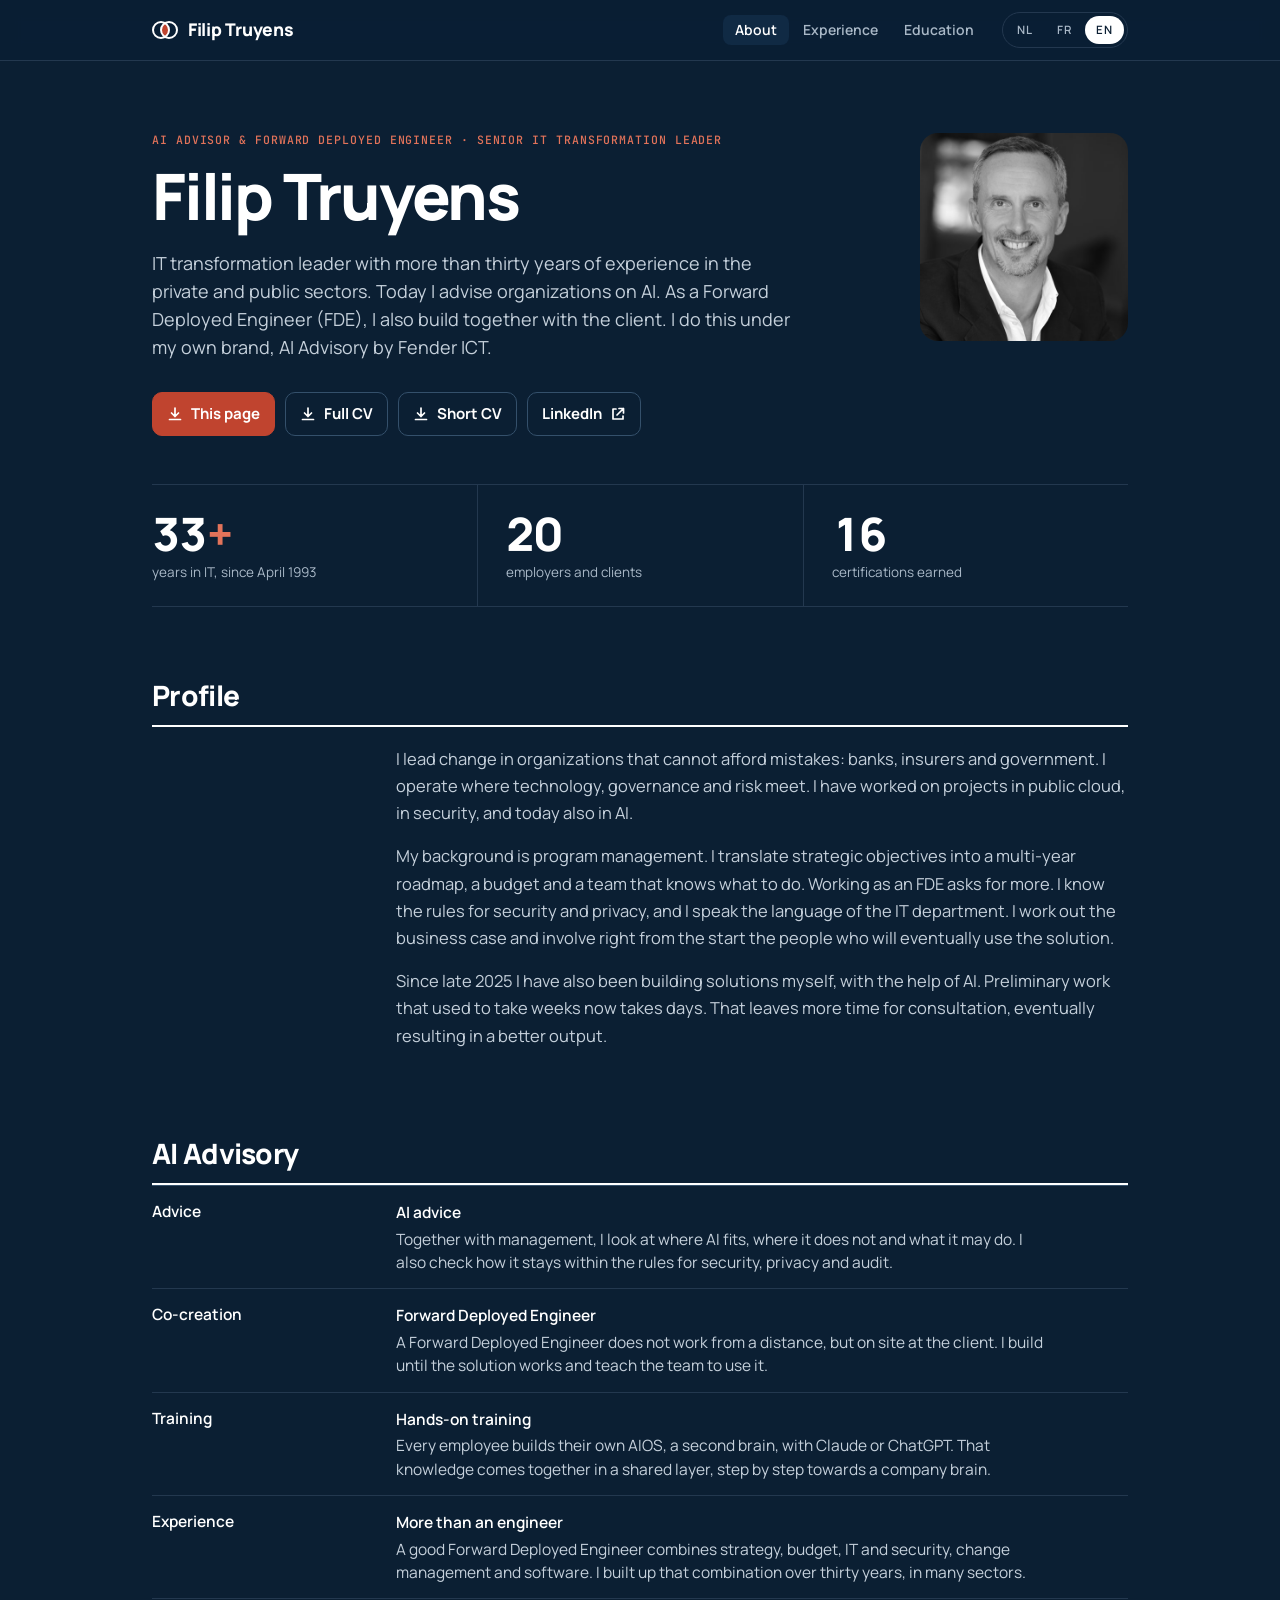
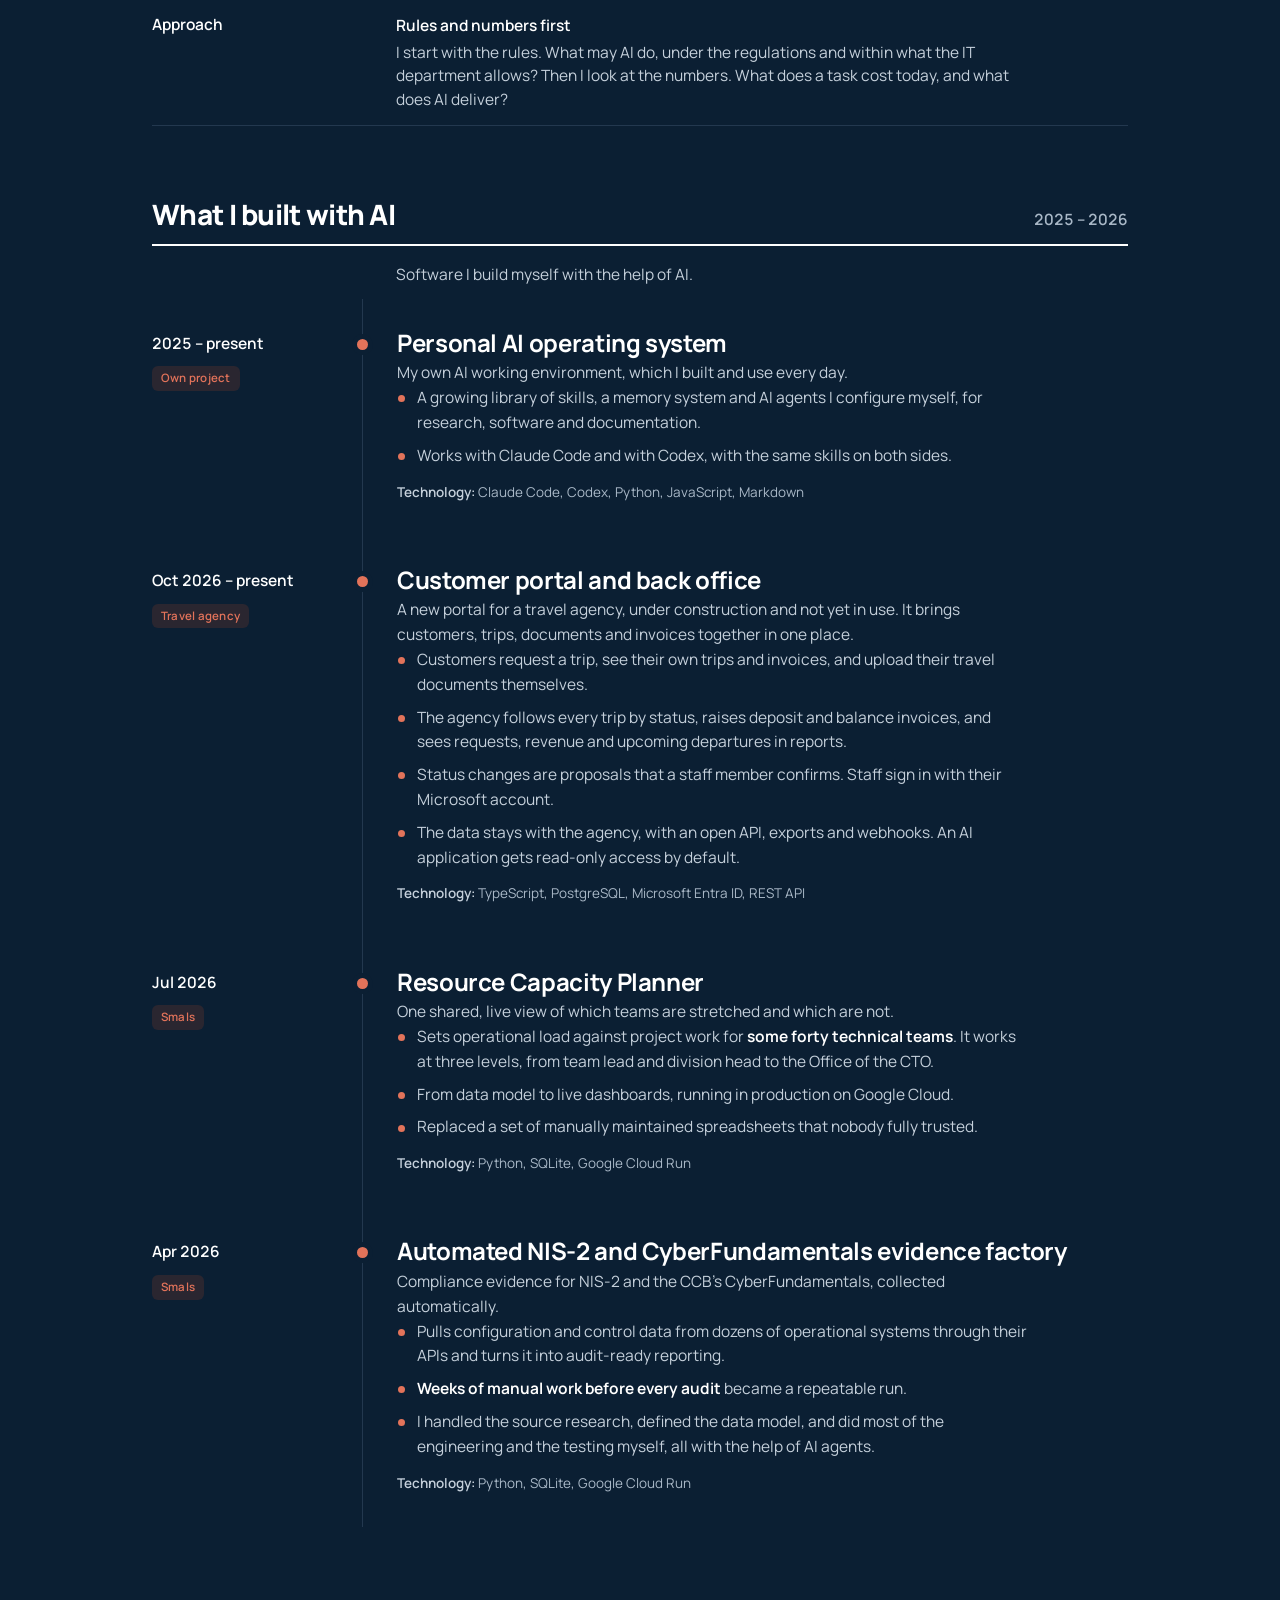
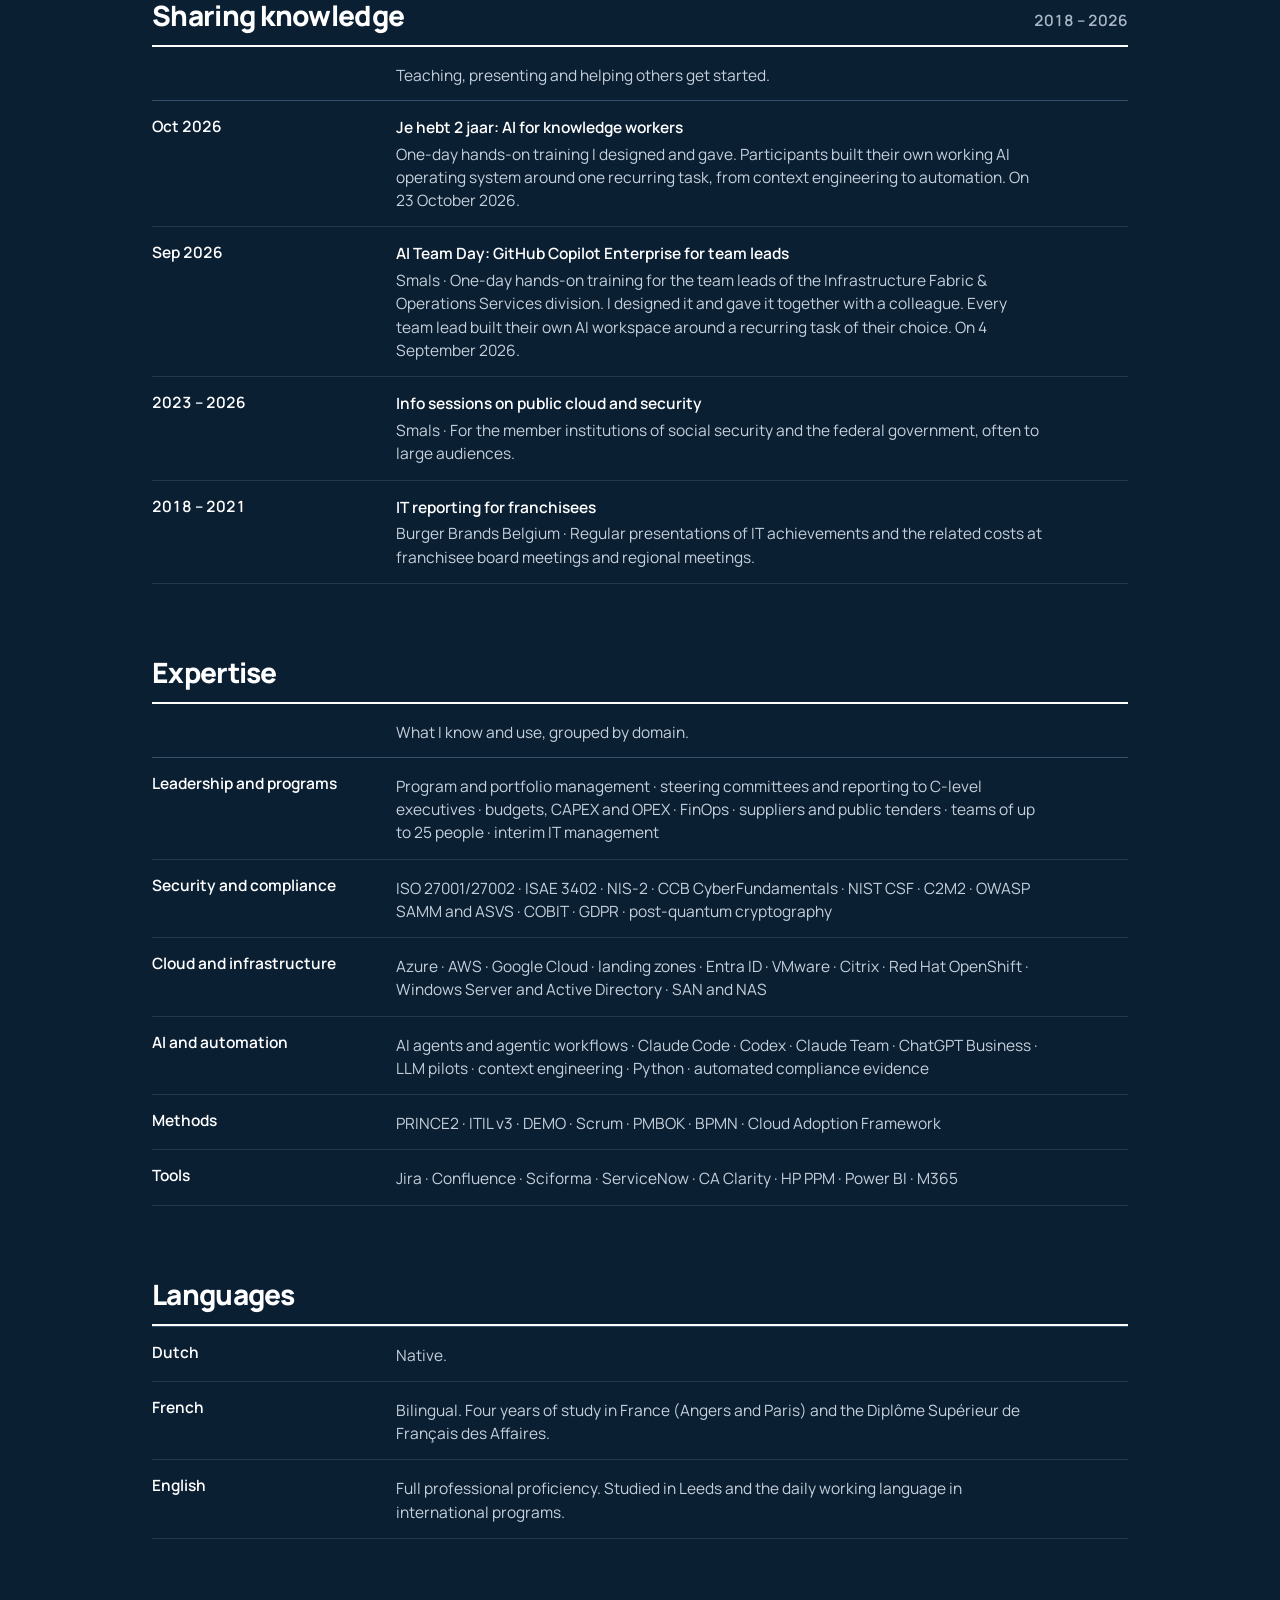
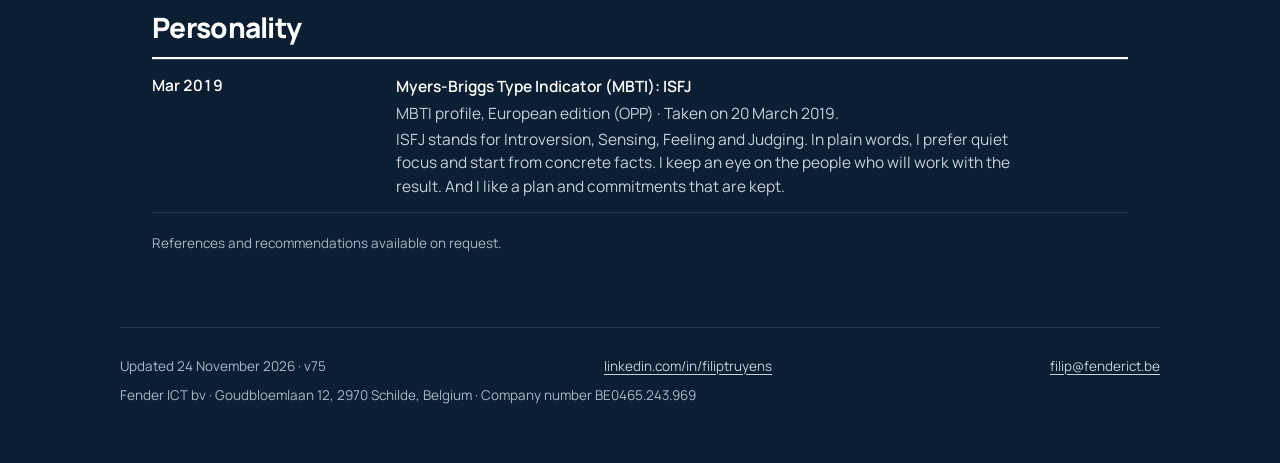
<file: index.html>
<!doctype html>
<html lang="en">
<head>
<meta charset="utf-8">
<meta name="viewport" content="width=device-width, initial-scale=1">
<title>Filip Truyens</title>
<meta name="description" content="Filip Truyens: IT transformation leader with more than thirty years of experience in the private and public sectors, now building solutions with AI.">
<meta property="og:type" content="website">
<meta property="og:title" content="Filip Truyens">
<meta property="og:description" content="Filip Truyens: IT transformation leader with more than thirty years of experience in the private and public sectors, now building solutions with AI.">
<meta property="og:url" content="https://filiptruyens.be/">
<meta property="og:image" content="https://filiptruyens.be/assets/og-site.png?v75">
<meta property="og:image:width" content="1200">
<meta property="og:image:height" content="627">
<meta property="og:image:alt" content="Filip Truyens · AI Advisor &amp; Forward Deployed Engineer · Senior IT Transformation Leader">
<link rel="canonical" href="https://filiptruyens.be/">
<link rel="alternate" hreflang="nl" href="https://filiptruyens.be/nl/over-mij.html">
<link rel="alternate" hreflang="fr" href="https://filiptruyens.be/fr/a-propos.html">
<link rel="alternate" hreflang="en" href="https://filiptruyens.be/en/about.html">
<link rel="icon" href="assets/favicon.svg" type="image/svg+xml">
<link rel="stylesheet" href="assets/site.css">
<script>
(function () {
  var t = {nl: 'nl/over-mij.html', fr: 'fr/a-propos.html', en: 'en/about.html'};
  var ls = navigator.languages || [navigator.language || 'en'];
  for (var i = 0; i < ls.length; i++) {
    var k = String(ls[i]).slice(0, 2).toLowerCase();
    if (t[k]) { location.replace(t[k]); return; }
  }
  location.replace(t.en);
})();
</script>
</head>
<body>
<main class="wrap chooser">
  <h1>Filip Truyens</h1>
  <p><a href="nl/over-mij.html" hreflang="nl" lang="nl">Nederlands</a> · <a href="fr/a-propos.html" hreflang="fr" lang="fr">Français</a> · <a href="en/about.html" hreflang="en" lang="en">English</a></p>
</main>
</body>
</html>
</file>
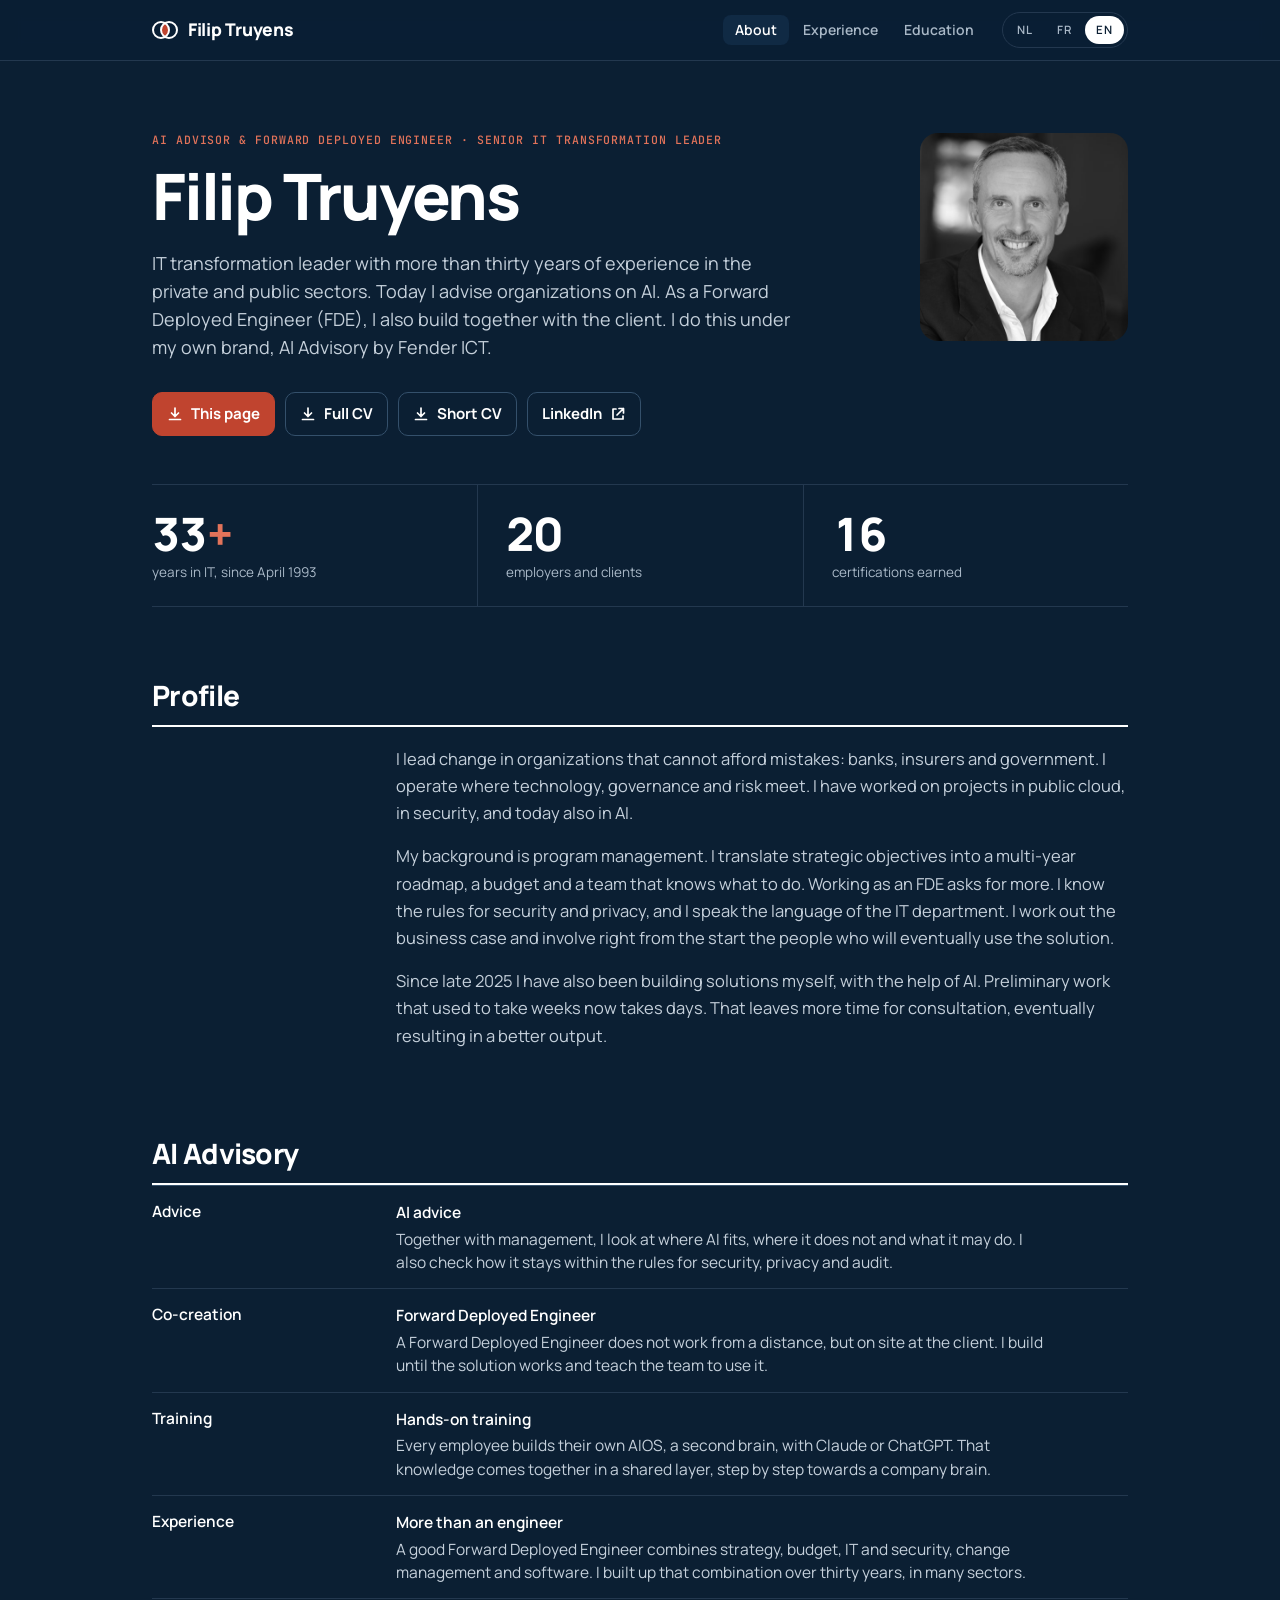
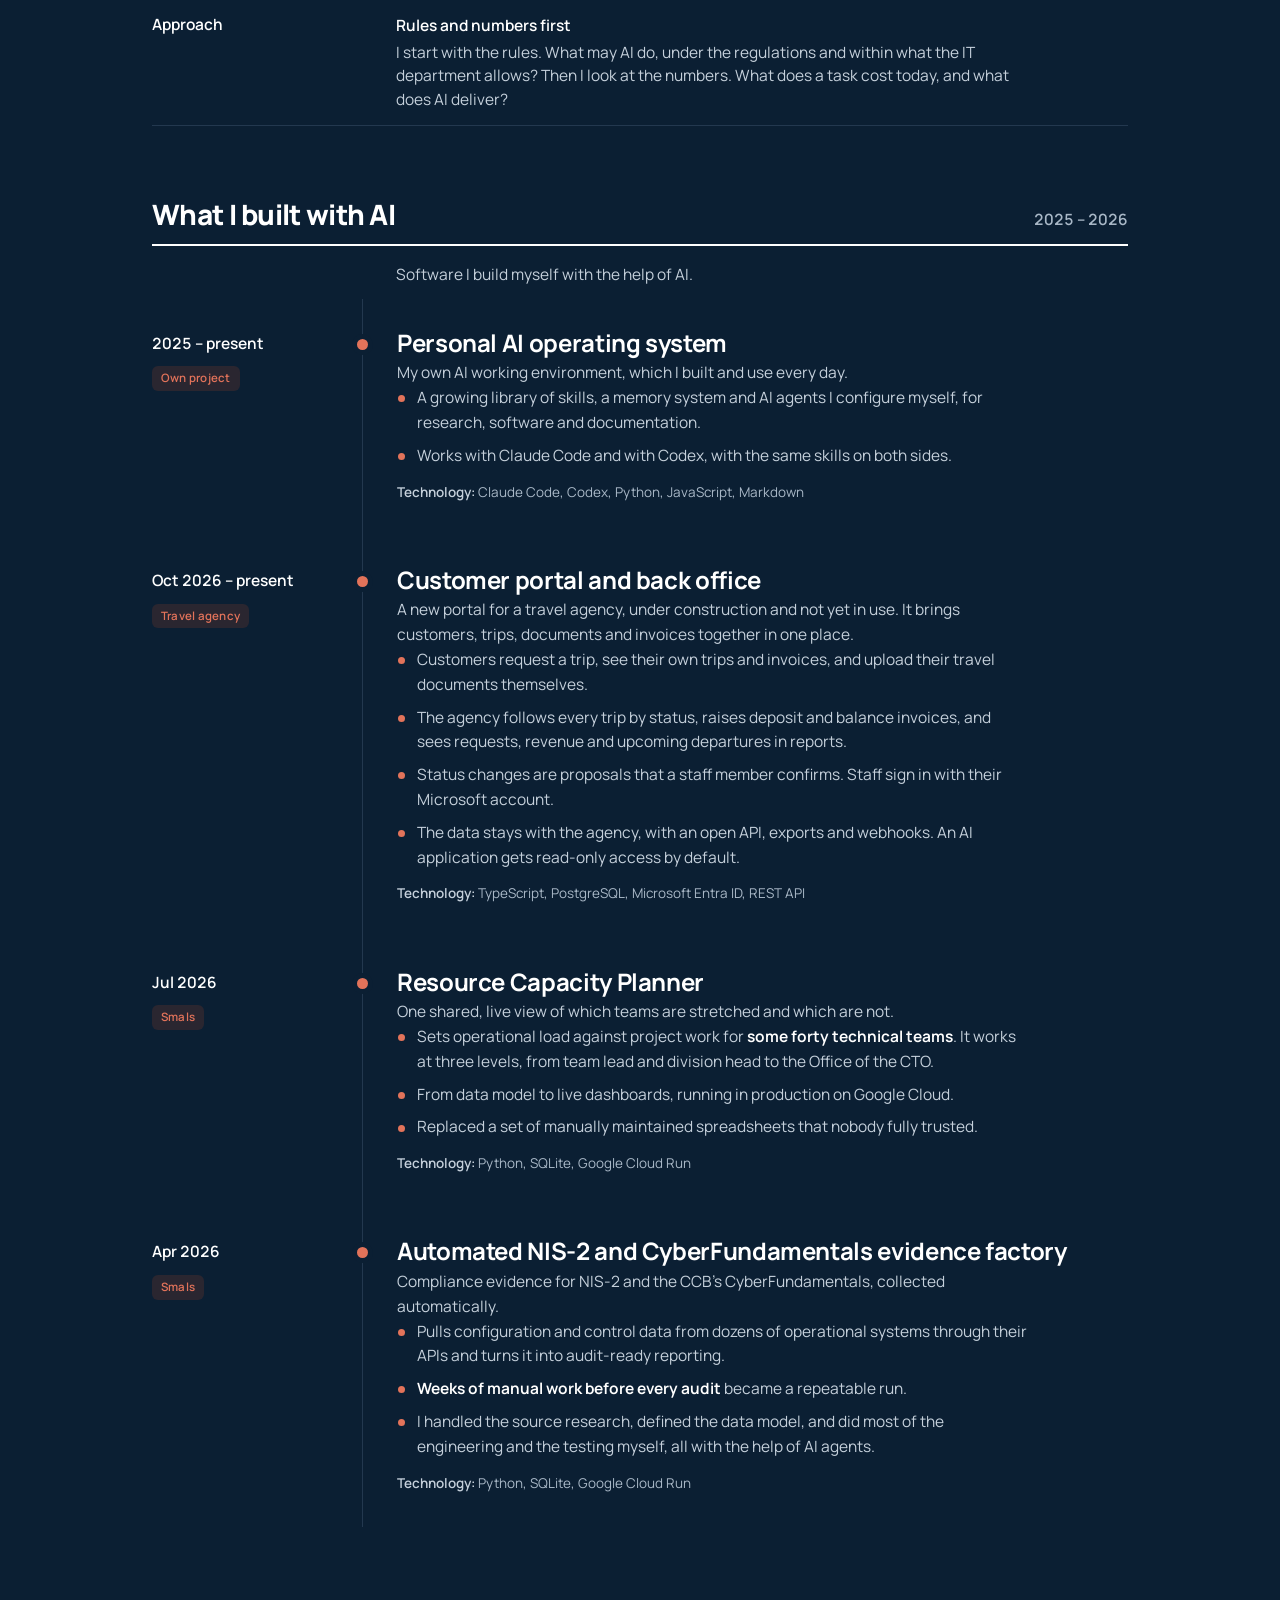
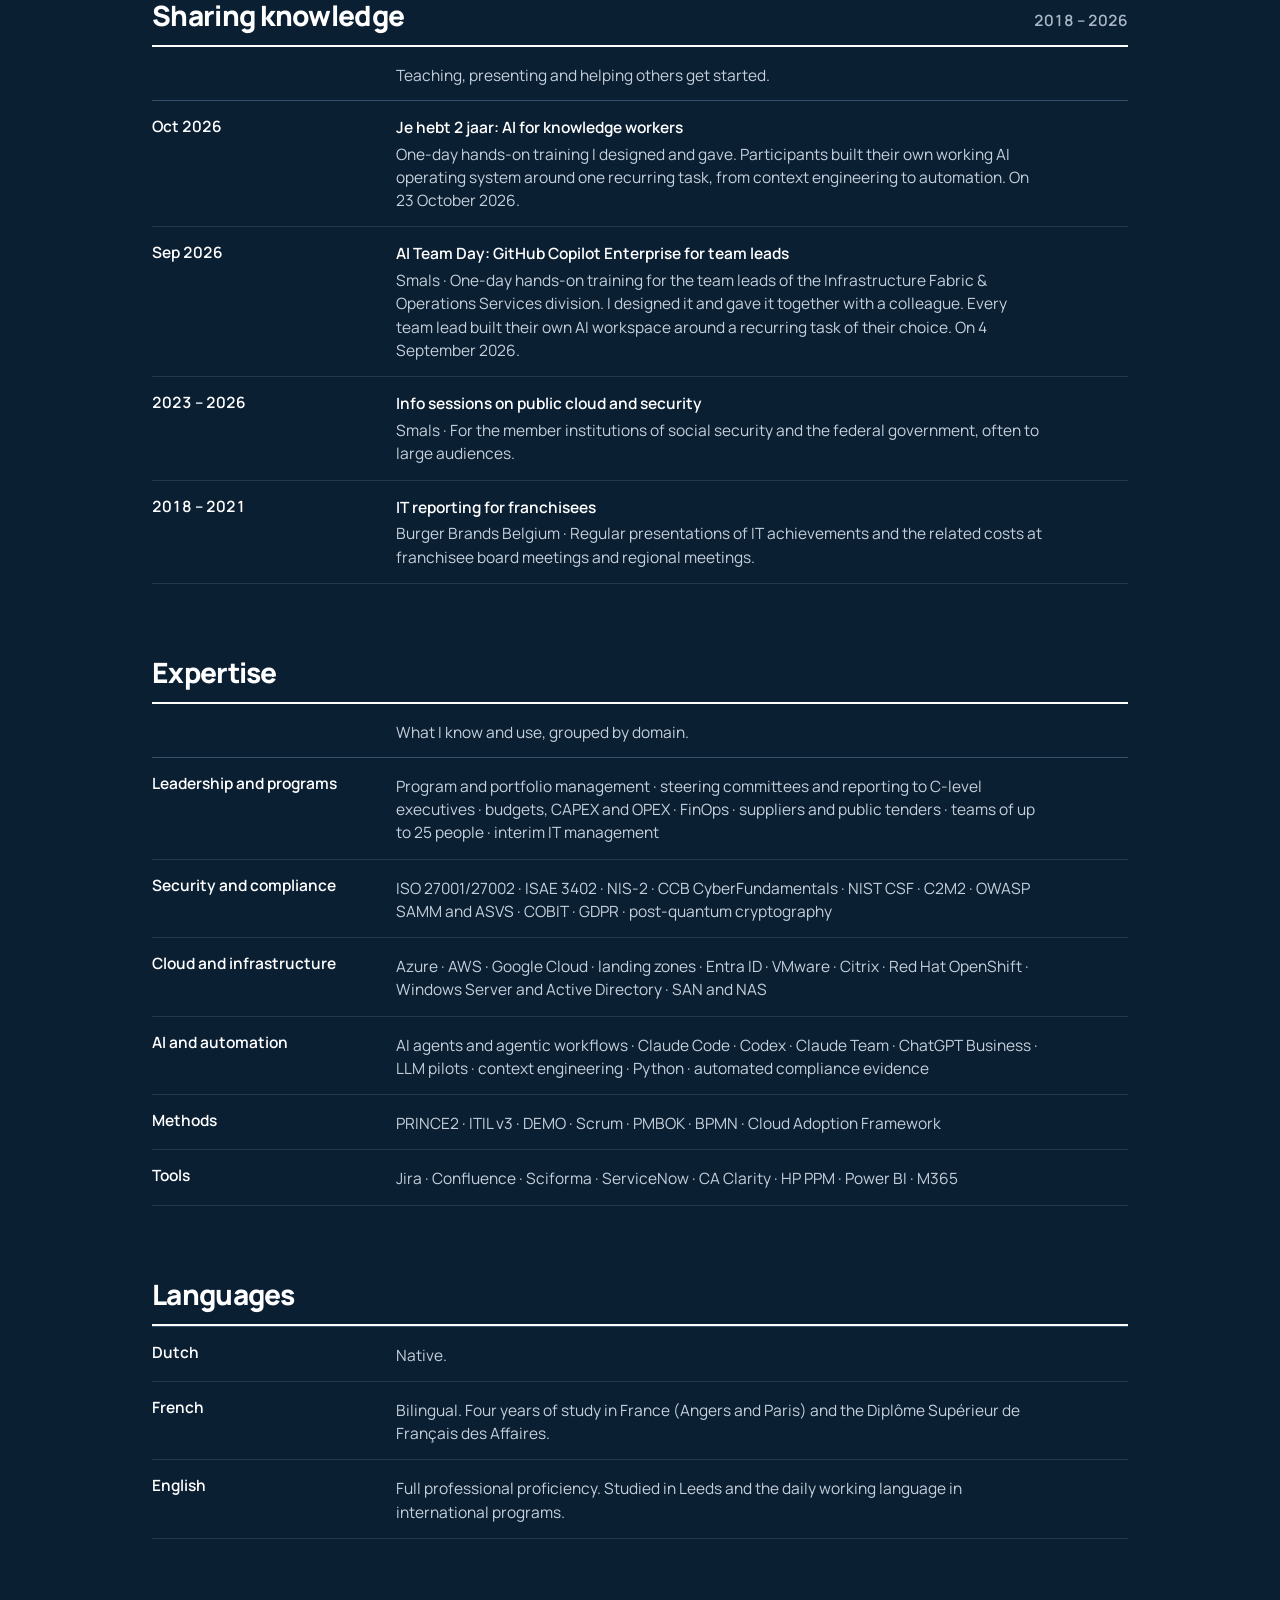
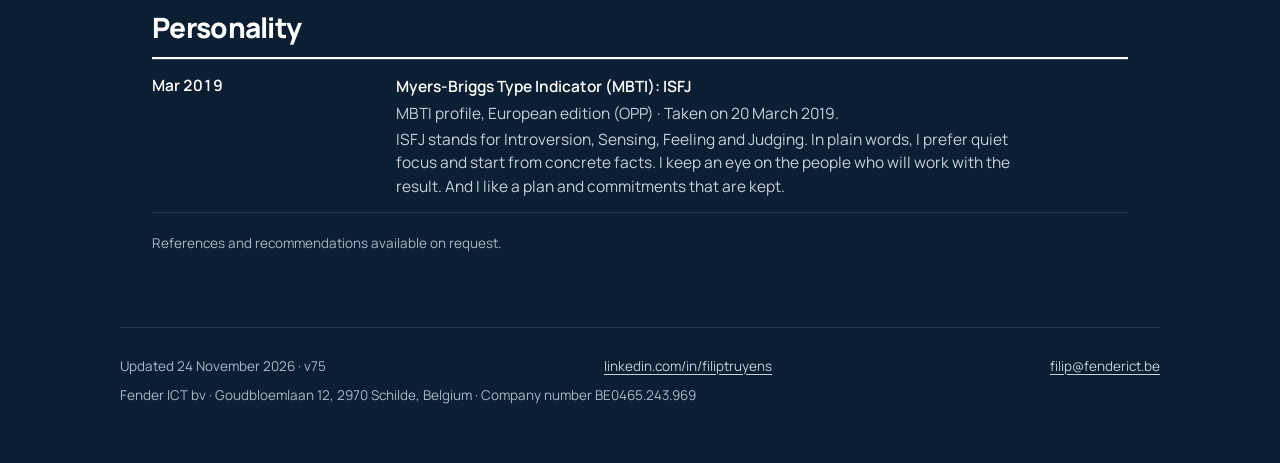
<file: en/about.html>
<!doctype html>
<html lang="en">
<head>
<meta charset="utf-8">
<meta name="viewport" content="width=device-width, initial-scale=1">
<title>Filip Truyens · About</title>
<meta name="description" content="Filip Truyens: IT transformation leader with more than thirty years of experience in the private and public sectors, now building solutions with AI.">
<meta name="author" content="Filip Truyens">
<meta property="og:type" content="profile">
<meta property="og:title" content="Filip Truyens · About">
<meta property="og:description" content="Filip Truyens: IT transformation leader with more than thirty years of experience in the private and public sectors, now building solutions with AI.">
<link rel="canonical" href="https://filiptruyens.be/en/about.html">
<link rel="alternate" hreflang="nl" href="https://filiptruyens.be/nl/over-mij.html">
<link rel="alternate" hreflang="fr" href="https://filiptruyens.be/fr/a-propos.html">
<link rel="alternate" hreflang="en" href="https://filiptruyens.be/en/about.html">
<link rel="alternate" hreflang="x-default" href="https://filiptruyens.be/">
<meta property="og:url" content="https://filiptruyens.be/en/about.html">
<meta property="og:locale" content="en_GB">
<meta property="og:image" content="https://filiptruyens.be/assets/og-site.png?v75">
<meta property="og:image:width" content="1200">
<meta property="og:image:height" content="627">
<meta property="og:image:alt" content="Filip Truyens · AI Advisor &amp; Forward Deployed Engineer · Senior IT Transformation Leader">
<meta name="theme-color" content="#0B1F33">
<link rel="icon" href="../assets/favicon.svg" type="image/svg+xml">
<link rel="preload" href="../assets/fonts/Manrope-Variable-latin.woff2" as="font" type="font/woff2" crossorigin>
<link rel="preload" href="../assets/fonts/JetBrainsMono-Variable-latin.woff2" as="font" type="font/woff2" crossorigin>
<link rel="stylesheet" href="../assets/site.css">
<style>@media print { @page {
  @bottom-left { content: "Filip Truyens · About · Updated 24 November 2026 · v75 · filiptruyens.be · linkedin.com/in/filiptruyens"; font: 500 7.5pt "Manrope", sans-serif; color: #5B6B7C; }
  @top-right { content: "Fender ICT bv · Goudbloemlaan 12, 2970 Schilde · BE0465.243.969 · filip@fenderict.be"; font: 500 7.5pt "Manrope", sans-serif; color: #8494A5; }
} }</style>
</head>
<body>
<header class="topbar">
  <div class="wrap">
    <a class="brand" href="#top"><svg viewBox="1.25 8.25 45.5 31.5" aria-hidden="true"><path d="M24 11.88 A14 14 0 0 1 24 36.12 A14 14 0 0 1 24 11.88 Z" fill="#C0442F"/><circle cx="17" cy="24" r="14" fill="none" stroke="currentColor" stroke-width="3.5"/><circle cx="31" cy="24" r="14" fill="none" stroke="currentColor" stroke-width="3.5"/></svg><span>Filip Truyens</span></a>
    <nav class="site-nav" aria-label="Pages">
      <a href="../en/about.html" aria-current="page">About</a>
      <a href="../en/experience.html">Experience</a>
      <a href="../en/education.html">Education</a>
    </nav>
    <nav class="lang" aria-label="Language">
      <a href="../nl/over-mij.html" hreflang="nl" lang="nl">NL</a>
      <a href="../fr/a-propos.html" hreflang="fr" lang="fr">FR</a>
      <a href="../en/about.html" hreflang="en" lang="en" aria-current="page">EN</a>
    </nav>
  </div>
</header>

<main id="top" class="wrap">
<section class="hero">
  <div>
    <p class="eyebrow">AI Advisor & Forward Deployed Engineer · Senior IT Transformation Leader</p>
    <h1>Filip Truyens</h1>
    <p class="lead">IT transformation leader with more than thirty years of experience in the private and public sectors. Today I advise organizations on AI. As a Forward Deployed Engineer (FDE), I also build together with the client. I do this under my own brand, AI Advisory by Fender ICT.</p>
    <div class="actions">
      <a class="btn" href="../pdf/Filip-Truyens-About-EN.pdf" download><svg viewBox="0 0 16 16" fill="none" stroke="currentColor" stroke-width="1.7" stroke-linecap="round" stroke-linejoin="round" aria-hidden="true"><path d="M8 2v8.5M4.5 7 8 10.5 11.5 7M2.5 13.5h11"/></svg>This page</a>
      <a class="btn ghost" href="../pdf/Filip-Truyens-CV-EN.pdf" download><svg viewBox="0 0 16 16" fill="none" stroke="currentColor" stroke-width="1.7" stroke-linecap="round" stroke-linejoin="round" aria-hidden="true"><path d="M8 2v8.5M4.5 7 8 10.5 11.5 7M2.5 13.5h11"/></svg>Full CV</a>
      <a class="btn ghost" href="../pdf/Filip-Truyens-CV-summary-EN.pdf" download><svg viewBox="0 0 16 16" fill="none" stroke="currentColor" stroke-width="1.7" stroke-linecap="round" stroke-linejoin="round" aria-hidden="true"><path d="M8 2v8.5M4.5 7 8 10.5 11.5 7M2.5 13.5h11"/></svg>Short CV</a>
      <a class="btn ghost" href="https://www.linkedin.com/in/filiptruyens" rel="me noopener" target="_blank">LinkedIn<svg viewBox="0 0 16 16" fill="none" stroke="currentColor" stroke-width="1.7" stroke-linecap="round" stroke-linejoin="round" aria-hidden="true"><path d="M6 3H3v10h10v-3M9 2.5h4.5V7M13.5 2.5 7 9"/></svg></a>
    </div>
  </div>
  <img class="portrait" src="../assets/filip-truyens.jpg" alt="Portrait of Filip Truyens" width="480" height="480">
</section>

<section class="stats" aria-label="Key figures">
  <div class="stat"><b>33<i>+</i></b><span>years in IT, since April 1993</span></div>
  <div class="stat"><b>20</b><span>employers and clients</span></div>
  <div class="stat"><b>16</b><span>certifications earned</span></div>
</section>

<section class="era" id="profiel" aria-labelledby="h-profiel">
  <div class="era-head">
    <h2 id="h-profiel">Profile</h2>
  </div>
  <div class="prose">
    <p>I lead change in organizations that cannot afford mistakes: banks, insurers and government. I operate where technology, governance and risk meet. I have worked on projects in public cloud, in security, and today also in AI.</p>
    <p>My background is program management. I translate strategic objectives into a multi-year roadmap, a budget and a team that knows what to do. Working as an FDE asks for more. I know the rules for security and privacy, and I speak the language of the IT department. I work out the business case and involve right from the start the people who will eventually use the solution.</p>
    <p>Since late 2025 I have also been building solutions myself, with the help of AI. Preliminary work that used to take weeks now takes days. That leaves more time for consultation, eventually resulting in a better output.</p>
  </div>
</section>

<section class="era" id="ai-advisory" aria-labelledby="h-ai-advisory">
  <div class="era-head">
    <h2 id="h-ai-advisory">AI Advisory</h2>
  </div>
  <div class="certs">
    <div class="cert">
      <span class="cdate">Advice</span>
      <div>
        <p class="cname">AI advice</p>
        <p class="cmeta">Together with management, I look at where AI fits, where it does not and what it may do. I also check how it stays within the rules for security, privacy and audit.</p>
      </div>
    </div>
    <div class="cert">
      <span class="cdate">Co-creation</span>
      <div>
        <p class="cname">Forward Deployed Engineer</p>
        <p class="cmeta">A Forward Deployed Engineer does not work from a distance, but on site at the client. I build until the solution works and teach the team to use it.</p>
      </div>
    </div>
    <div class="cert">
      <span class="cdate">Training</span>
      <div>
        <p class="cname">Hands-on training</p>
        <p class="cmeta">Every employee builds their own AIOS, a second brain, with Claude or ChatGPT. That knowledge comes together in a shared layer, step by step towards a company brain.</p>
      </div>
    </div>
    <div class="cert">
      <span class="cdate">Experience</span>
      <div>
        <p class="cname">More than an engineer</p>
        <p class="cmeta">A good Forward Deployed Engineer combines strategy, budget, IT and security, change management and software. I built up that combination over thirty years, in many sectors.</p>
      </div>
    </div>
    <div class="cert">
      <span class="cdate">Approach</span>
      <div>
        <p class="cname">Rules and numbers first</p>
        <p class="cmeta">I start with the rules. What may AI do, under the regulations and within what the IT department allows? Then I look at the numbers. What does a task cost today, and what does AI deliver?</p>
      </div>
    </div>
  </div>
</section>

<section class="era" id="projecten" aria-labelledby="h-projecten">
  <div class="era-head">
    <h2 id="h-projecten">What I built with AI</h2>
    <span class="years">2025 – 2026</span>
  </div>
  <p class="era-intro">Software I build myself with the help of AI.</p>
  <article class="job" id="ai-os">
    <div class="meta">
      <span class="dates"><time datetime="2025">2025 – present</time></span>
      <span class="sector">Own project</span>
    </div>
    <div class="body">
      <h3>Personal AI operating system</h3>
      <p class="context">My own AI working environment, which I built and use every day.</p>
      <ul class="wins">
        <li>A growing library of skills, a memory system and AI agents I configure myself, for research, software and documentation.</li>
        <li>Works with Claude Code and with Codex, with the same skills on both sides.</li>
      </ul>
      <p class="tech"><b>Technology:</b> Claude Code, Codex, Python, JavaScript, Markdown</p>
    </div>
  </article>
  <article class="job" id="reisportaal">
    <div class="meta">
      <span class="dates"><time datetime="2026-10">Oct 2026 – present</time></span>
      <span class="sector">Travel agency</span>
    </div>
    <div class="body">
      <h3>Customer portal and back office</h3>
      <p class="context">A new portal for a travel agency, under construction and not yet in use. It brings customers, trips, documents and invoices together in one place.</p>
      <ul class="wins">
        <li>Customers request a trip, see their own trips and invoices, and upload their travel documents themselves.</li>
        <li>The agency follows every trip by status, raises deposit and balance invoices, and sees requests, revenue and upcoming departures in reports.</li>
        <li>Status changes are proposals that a staff member confirms. Staff sign in with their Microsoft account.</li>
        <li>The data stays with the agency, with an open API, exports and webhooks. An AI application gets read-only access by default.</li>
      </ul>
      <p class="tech"><b>Technology:</b> TypeScript, PostgreSQL, Microsoft Entra ID, REST API</p>
    </div>
  </article>
  <article class="job" id="capacity">
    <div class="meta">
      <span class="dates"><time datetime="2026-07">Jul 2026</time></span>
      <span class="sector">Smals</span>
    </div>
    <div class="body">
      <h3>Resource Capacity Planner</h3>
      <p class="context">One shared, live view of which teams are stretched and which are not.</p>
      <ul class="wins">
        <li>Sets operational load against project work for <strong>some forty technical teams</strong>. It works at three levels, from team lead and division head to the Office of the CTO.</li>
        <li>From data model to live dashboards, running in production on Google Cloud.</li>
        <li>Replaced a set of manually maintained spreadsheets that nobody fully trusted.</li>
      </ul>
      <p class="tech"><b>Technology:</b> Python, SQLite, Google Cloud Run</p>
    </div>
  </article>
  <article class="job" id="nis2">
    <div class="meta">
      <span class="dates"><time datetime="2026-04">Apr 2026</time></span>
      <span class="sector">Smals</span>
    </div>
    <div class="body">
      <h3>Automated NIS-2 and CyberFundamentals evidence factory</h3>
      <p class="context">Compliance evidence for NIS-2 and the CCB's CyberFundamentals, collected automatically.</p>
      <ul class="wins">
        <li>Pulls configuration and control data from dozens of operational systems through their APIs and turns it into audit-ready reporting.</li>
        <li><strong>Weeks of manual work before every audit</strong> became a repeatable run.</li>
        <li>I handled the source research, defined the data model, and did most of the engineering and the testing myself, all with the help of AI agents.</li>
      </ul>
      <p class="tech"><b>Technology:</b> Python, SQLite, Google Cloud Run</p>
    </div>
  </article>
</section>

<section class="era" id="kennis-delen" aria-labelledby="h-kennis-delen">
  <div class="era-head">
    <h2 id="h-kennis-delen">Sharing knowledge</h2>
    <span class="years">2018 – 2026</span>
  </div>
  <p class="era-intro">Teaching, presenting and helping others get started.</p>
  <div class="certs">
    <div class="cert">
      <span class="cdate">Oct 2026</span>
      <div>
        <p class="cname">Je hebt 2 jaar: AI for knowledge workers</p>
        <p class="cmeta">One-day hands-on training I designed and gave. Participants built their own working AI operating system around one recurring task, from context engineering to automation. On 23 October 2026.</p>
      </div>
    </div>
    <div class="cert">
      <span class="cdate">Sep 2026</span>
      <div>
        <p class="cname">AI Team Day: GitHub Copilot Enterprise for team leads</p>
        <p class="cmeta">Smals · One-day hands-on training for the team leads of the Infrastructure Fabric &amp; Operations Services division. I designed it and gave it together with a colleague. Every team lead built their own AI workspace around a recurring task of their choice. On 4 September 2026.</p>
      </div>
    </div>
    <div class="cert">
      <span class="cdate">2023 – 2026</span>
      <div>
        <p class="cname">Info sessions on public cloud and security</p>
        <p class="cmeta">Smals · For the member institutions of social security and the federal government, often to large audiences.</p>
      </div>
    </div>
    <div class="cert">
      <span class="cdate">2018 – 2021</span>
      <div>
        <p class="cname">IT reporting for franchisees</p>
        <p class="cmeta">Burger Brands Belgium · Regular presentations of IT achievements and the related costs at franchisee board meetings and regional meetings.</p>
      </div>
    </div>
  </div>
</section>

<section class="era" id="expertise" aria-labelledby="h-expertise">
  <div class="era-head">
    <h2 id="h-expertise">Expertise</h2>
    <span class="years"></span>
  </div>
  <p class="era-intro">What I know and use, grouped by domain.</p>
  <div class="certs expertise">
    <div class="cert">
      <span class="cdate">Leadership and programs</span>
      <div>
        <p class="cmeta">Program and portfolio management · steering committees and reporting to C-level executives · budgets, CAPEX and OPEX · FinOps · suppliers and public tenders · teams of up to 25 people · interim IT management</p>
      </div>
    </div>
    <div class="cert">
      <span class="cdate">Security and compliance</span>
      <div>
        <p class="cmeta">ISO 27001/27002 · ISAE 3402 · NIS-2 · CCB CyberFundamentals · NIST CSF · C2M2 · OWASP SAMM and ASVS · COBIT · GDPR · post-quantum cryptography</p>
      </div>
    </div>
    <div class="cert">
      <span class="cdate">Cloud and infrastructure</span>
      <div>
        <p class="cmeta">Azure · AWS · Google Cloud · landing zones · Entra ID · VMware · Citrix · Red Hat OpenShift · Windows Server and Active Directory · SAN and NAS</p>
      </div>
    </div>
    <div class="cert">
      <span class="cdate">AI and automation</span>
      <div>
        <p class="cmeta">AI agents and agentic workflows · Claude Code · Codex · Claude Team · ChatGPT Business · LLM pilots · context engineering · Python · automated compliance evidence</p>
      </div>
    </div>
    <div class="cert">
      <span class="cdate">Methods</span>
      <div>
        <p class="cmeta">PRINCE2 · ITIL v3 · DEMO · Scrum · PMBOK · BPMN · Cloud Adoption Framework</p>
      </div>
    </div>
    <div class="cert">
      <span class="cdate">Tools</span>
      <div>
        <p class="cmeta">Jira · Confluence · Sciforma · ServiceNow · CA Clarity · HP PPM · Power BI · M365</p>
      </div>
    </div>
  </div>
</section>

<section class="era" id="talen" aria-labelledby="h-talen">
  <div class="era-head">
    <h2 id="h-talen">Languages</h2>
  </div>
  <div class="certs expertise">
    <div class="cert">
      <span class="cdate">Dutch</span>
      <div>
        <p class="cmeta">Native.</p>
      </div>
    </div>
    <div class="cert">
      <span class="cdate">French</span>
      <div>
        <p class="cmeta">Bilingual. Four years of study in France (Angers and Paris) and the Diplôme Supérieur de Français des Affaires.</p>
      </div>
    </div>
    <div class="cert">
      <span class="cdate">English</span>
      <div>
        <p class="cmeta">Full professional proficiency. Studied in Leeds and the daily working language in international programs.</p>
      </div>
    </div>
  </div>
</section>

<section class="era" id="persoonlijkheid" aria-labelledby="h-persoonlijkheid">
  <div class="era-head">
    <h2 id="h-persoonlijkheid">Personality</h2>
  </div>
  <div class="certs">
    <div class="cert">
      <span class="cdate"><time datetime="2019-03">Mar 2019</time></span>
      <div>
        <p class="cname">Myers-Briggs Type Indicator (MBTI): ISFJ</p>
        <p class="cmeta">MBTI profile, European edition (OPP) · Taken on 20 March 2019.</p>
        <p class="cmeta">ISFJ stands for Introversion, Sensing, Feeling and Judging. In plain words, I prefer quiet focus and start from concrete facts. I keep an eye on the people who will work with the result. And I like a plan and commitments that are kept.</p>
      </div>
    </div>
  </div>
  <p class="note-line">References and recommendations available on request.</p>
</section>
</main>

<footer class="wrap foot">
  <span>Updated 24 November 2026 · v75</span>
  <a href="https://www.linkedin.com/in/filiptruyens" rel="me noopener" target="_blank">linkedin.com/in/filiptruyens</a>
  <a href="mailto:filip@fenderict.be">filip@fenderict.be</a>
  <span class="company">Fender ICT bv · Goudbloemlaan 12, 2970 Schilde, Belgium · Company number BE0465.243.969</span>
</footer>
</body>
</html>
</file>
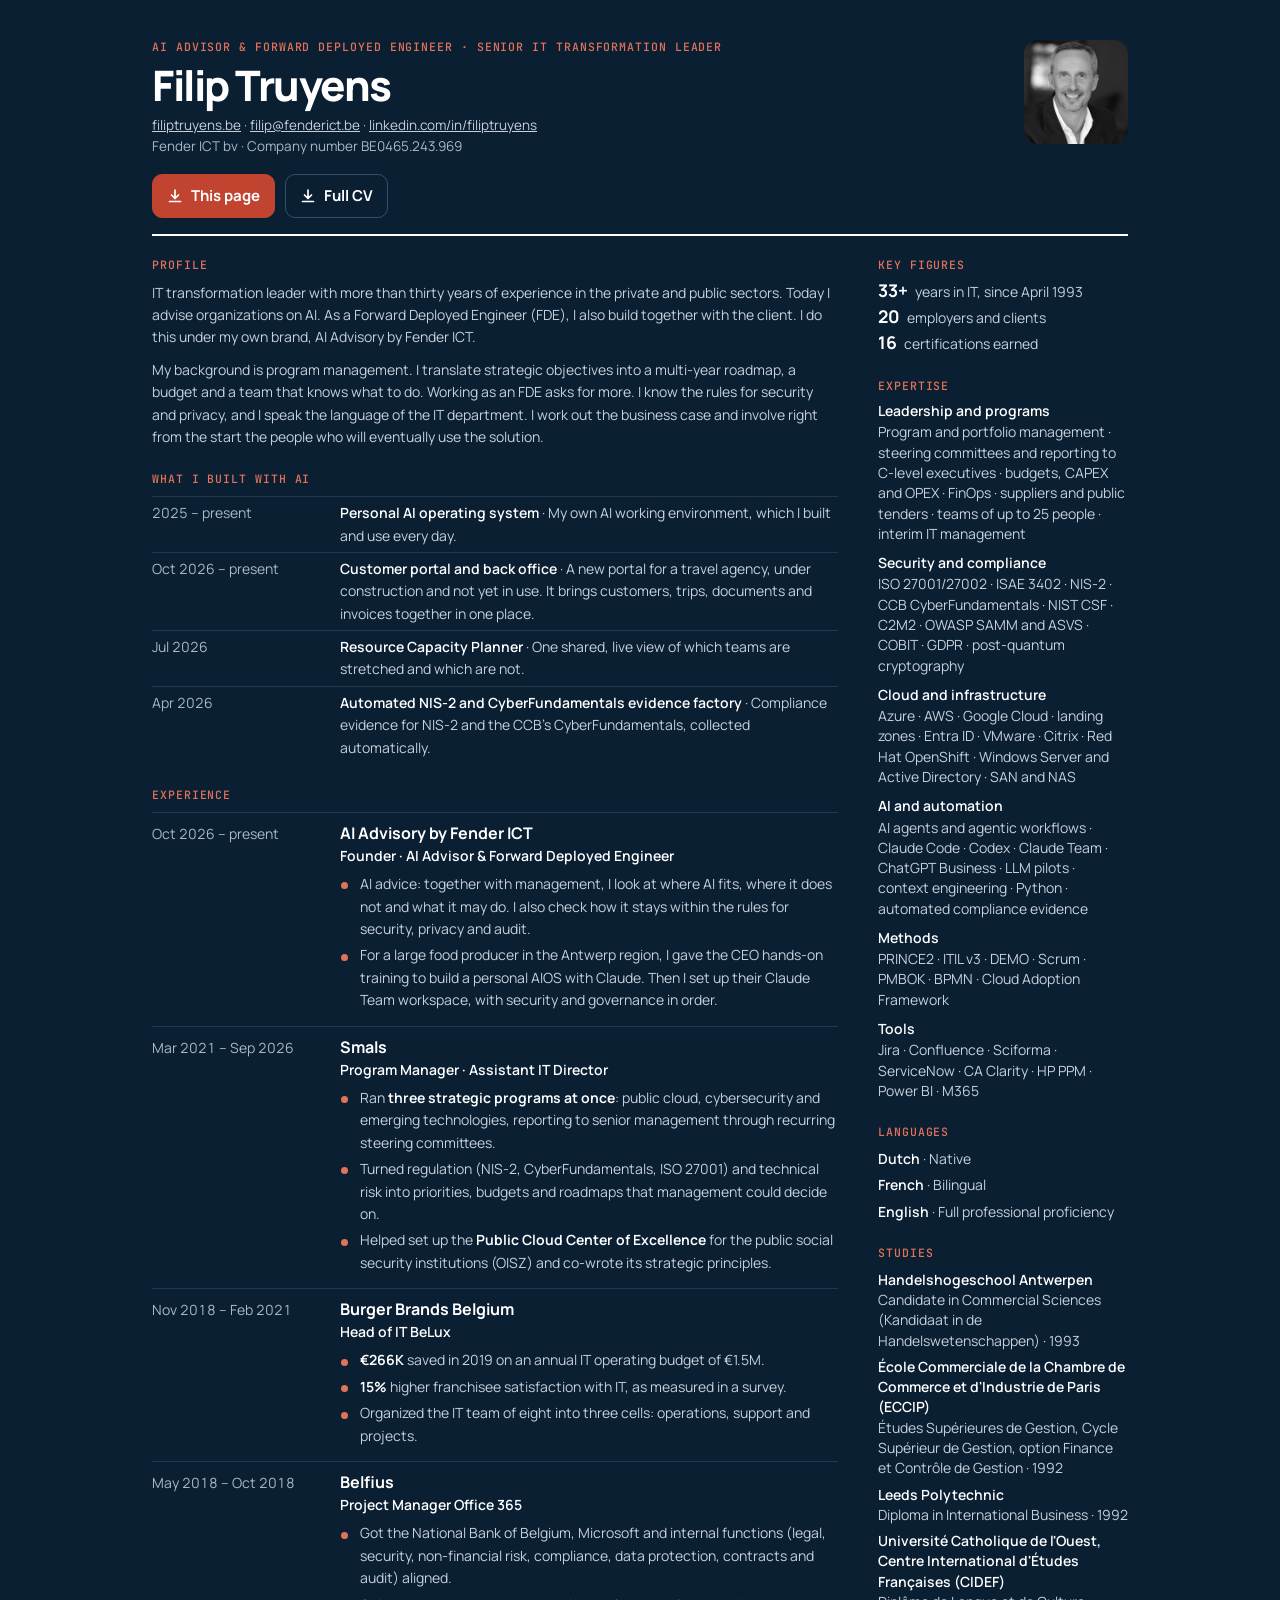
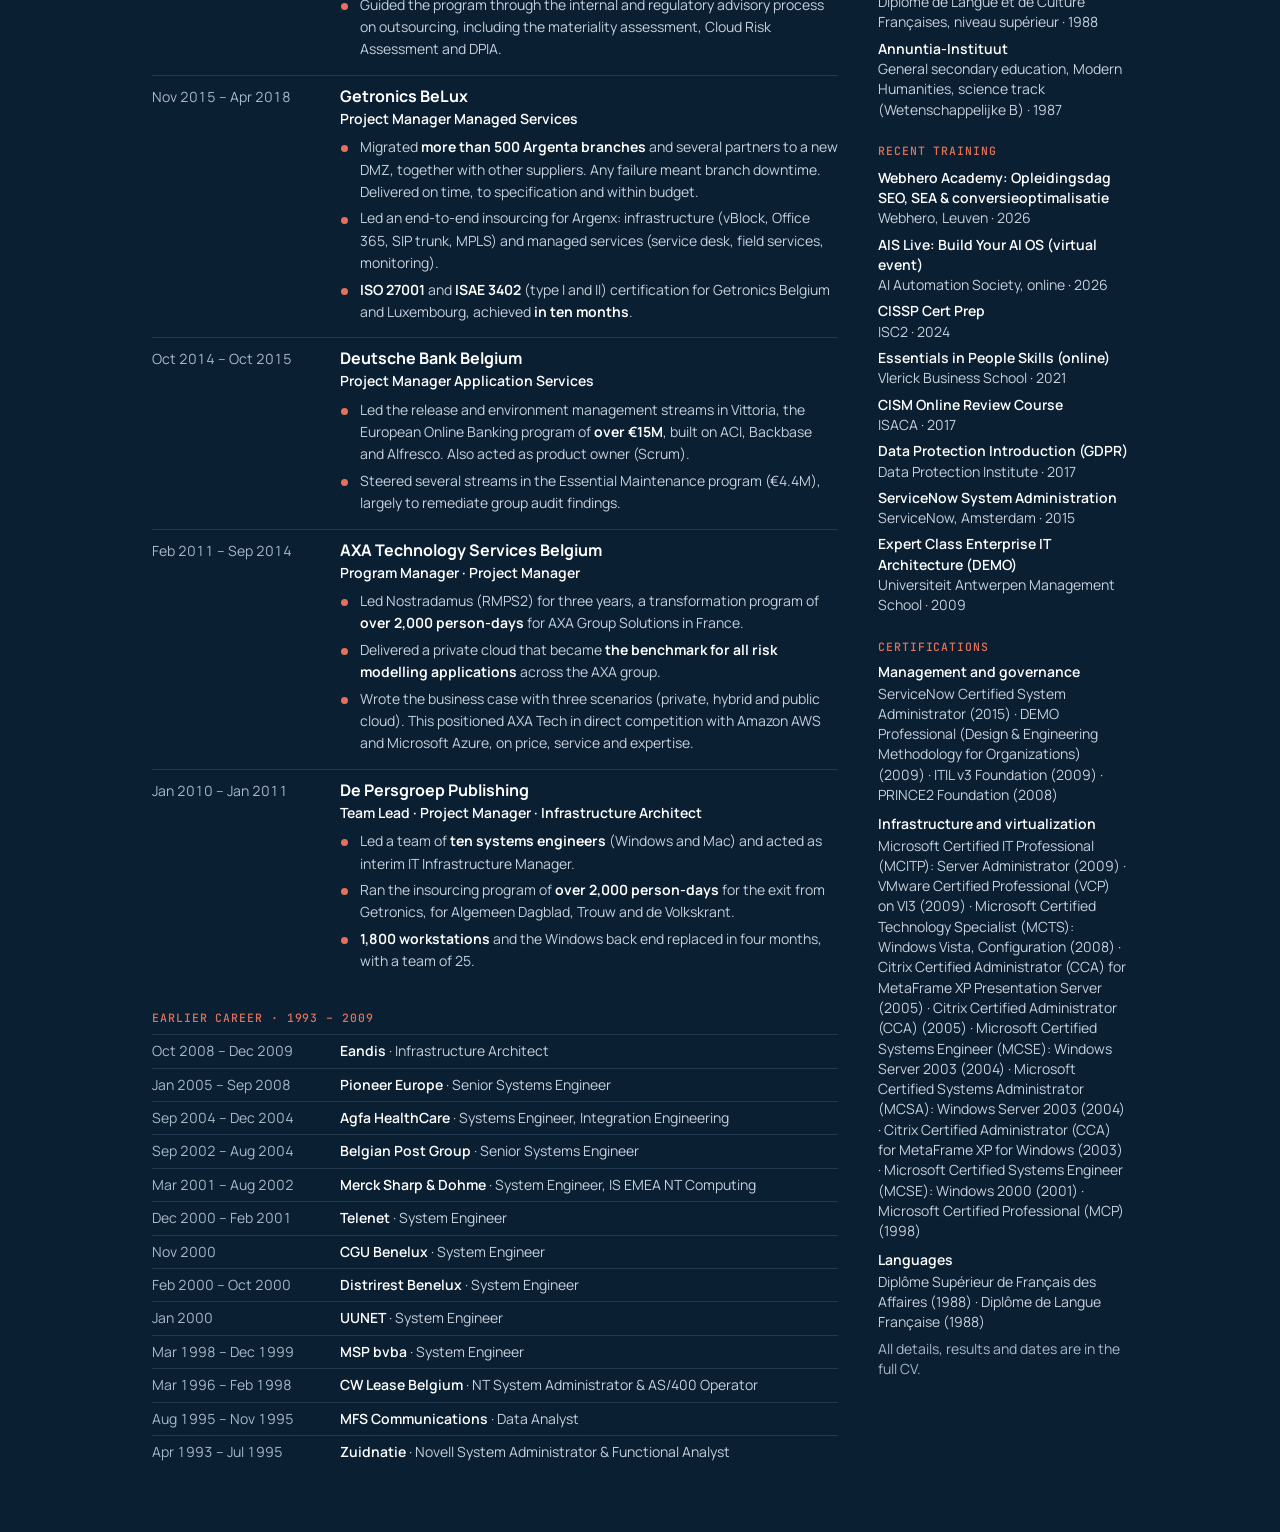
<file: en/cv-summary.html>
<!doctype html>
<html lang="en">
<head>
<meta charset="utf-8">
<meta name="viewport" content="width=device-width, initial-scale=1">
<title>Filip Truyens · CV summary</title>
<meta name="description" content="CV summary of Filip Truyens.">
<meta name="author" content="Filip Truyens">
<meta name="robots" content="noindex">
<meta property="og:type" content="profile">
<meta property="og:title" content="Filip Truyens · CV summary">
<meta property="og:description" content="CV summary of Filip Truyens.">
<meta property="og:url" content="https://filiptruyens.be/en/cv-summary.html">
<meta property="og:locale" content="en_GB">
<meta property="og:image" content="https://filiptruyens.be/assets/og-cv-en.png?v75">
<meta property="og:image:width" content="1200">
<meta property="og:image:height" content="627">
<meta property="og:image:alt" content="Filip Truyens · CV summary">
<link rel="icon" href="../assets/favicon.svg" type="image/svg+xml">
<link rel="stylesheet" href="../assets/site.css">
<style>@media print { @page {
  @bottom-left { content: "Filip Truyens · CV summary · Updated 24 November 2026 · v75 · filiptruyens.be"; font: 500 7.5pt "Manrope", sans-serif; color: #5B6B7C; }
} }</style>
</head>
<body class="summary">
<main class="wrap cv-sheet">
<header class="cv-head">
  <div>
    <p class="eyebrow">AI Advisor & Forward Deployed Engineer · Senior IT Transformation Leader</p>
    <h1>Filip Truyens</h1>
    <p class="cv-contact"><a href="https://filiptruyens.be/">filiptruyens.be</a> · <a href="mailto:filip@fenderict.be">filip@fenderict.be</a> · <a href="https://www.linkedin.com/in/filiptruyens" rel="me noopener" target="_blank">linkedin.com/in/filiptruyens</a><span class="co">Fender ICT bv · Company number BE0465.243.969</span></p>
    <div class="actions">
      <a class="btn" href="../pdf/Filip-Truyens-CV-summary-EN.pdf" download><svg viewBox="0 0 16 16" fill="none" stroke="currentColor" stroke-width="1.7" stroke-linecap="round" stroke-linejoin="round" aria-hidden="true"><path d="M8 2v8.5M4.5 7 8 10.5 11.5 7M2.5 13.5h11"/></svg>This page</a>
      <a class="btn ghost" href="../pdf/Filip-Truyens-CV-EN.pdf" download><svg viewBox="0 0 16 16" fill="none" stroke="currentColor" stroke-width="1.7" stroke-linecap="round" stroke-linejoin="round" aria-hidden="true"><path d="M8 2v8.5M4.5 7 8 10.5 11.5 7M2.5 13.5h11"/></svg>Full CV</a>
    </div>
  </div>
  <img class="portrait" src="../assets/filip-truyens.jpg" alt="Portrait of Filip Truyens" width="480" height="480">
</header>
<div class="cv-grid">
  <div class="cv-main">
  <section>
    <h2>Profile</h2>
    <p>IT transformation leader with more than thirty years of experience in the private and public sectors. Today I advise organizations on AI. As a Forward Deployed Engineer (FDE), I also build together with the client. I do this under my own brand, AI Advisory by Fender ICT.</p>
    <p>My background is program management. I translate strategic objectives into a multi-year roadmap, a budget and a team that knows what to do. Working as an FDE asks for more. I know the rules for security and privacy, and I speak the language of the IT department. I work out the business case and involve right from the start the people who will eventually use the solution.</p>
  </section>
  <section class="cv-rows">
    <h2>What I built with AI</h2>
    <div class="row"><span class="cv-when">2025 – present</span><span><b>Personal AI operating system</b> · My own AI working environment, which I built and use every day.</span></div>
    <div class="row"><span class="cv-when">Oct 2026 – present</span><span><b>Customer portal and back office</b> · A new portal for a travel agency, under construction and not yet in use. It brings customers, trips, documents and invoices together in one place.</span></div>
    <div class="row"><span class="cv-when">Jul 2026</span><span><b>Resource Capacity Planner</b> · One shared, live view of which teams are stretched and which are not.</span></div>
    <div class="row"><span class="cv-when">Apr 2026</span><span><b>Automated NIS-2 and CyberFundamentals evidence factory</b> · Compliance evidence for NIS-2 and the CCB's CyberFundamentals, collected automatically.</span></div>
  </section>
  <section>
    <h2>Experience</h2>
    <div class="cv-job">
      <div class="cv-when">Oct 2026 – present</div>
      <div>
        <h3>AI Advisory by Fender ICT</h3>
        <p class="role">Founder · AI Advisor &amp; Forward Deployed Engineer</p>
        <ul class="wins">
          <li>AI advice: together with management, I look at where AI fits, where it does not and what it may do. I also check how it stays within the rules for security, privacy and audit.</li>
          <li>For a large food producer in the Antwerp region, I gave the CEO hands-on training to build a personal AIOS with Claude. Then I set up their Claude Team workspace, with security and governance in order.</li>
        </ul>
      </div>
    </div>
    <div class="cv-job">
      <div class="cv-when">Mar 2021 – Sep 2026</div>
      <div>
        <h3>Smals</h3>
        <p class="role">Program Manager · Assistant IT Director</p>
        <ul class="wins">
          <li>Ran <strong>three strategic programs at once</strong>: public cloud, cybersecurity and emerging technologies, reporting to senior management through recurring steering committees.</li>
          <li>Turned regulation (NIS-2, CyberFundamentals, ISO 27001) and technical risk into priorities, budgets and roadmaps that management could decide on.</li>
          <li>Helped set up the <strong>Public Cloud Center of Excellence</strong> for the public social security institutions (OISZ) and co-wrote its strategic principles.</li>
        </ul>
      </div>
    </div>
    <div class="cv-job">
      <div class="cv-when">Nov 2018 – Feb 2021</div>
      <div>
        <h3>Burger Brands Belgium</h3>
        <p class="role">Head of IT BeLux</p>
        <ul class="wins">
          <li><strong>€266K</strong> saved in 2019 on an annual IT operating budget of €1.5M.</li>
          <li><strong>15%</strong> higher franchisee satisfaction with IT, as measured in a survey.</li>
          <li>Organized the IT team of eight into three cells: operations, support and projects.</li>
        </ul>
      </div>
    </div>
    <div class="cv-job">
      <div class="cv-when">May 2018 – Oct 2018</div>
      <div>
        <h3>Belfius</h3>
        <p class="role">Project Manager Office 365</p>
        <ul class="wins">
          <li>Got the National Bank of Belgium, Microsoft and internal functions (legal, security, non-financial risk, compliance, data protection, contracts and audit) aligned.</li>
          <li>Guided the program through the internal and regulatory advisory process on outsourcing, including the materiality assessment, Cloud Risk Assessment and DPIA.</li>
        </ul>
      </div>
    </div>
    <div class="cv-job">
      <div class="cv-when">Nov 2015 – Apr 2018</div>
      <div>
        <h3>Getronics BeLux</h3>
        <p class="role">Project Manager Managed Services</p>
        <ul class="wins">
          <li>Migrated <strong>more than 500 Argenta branches</strong> and several partners to a new DMZ, together with other suppliers. Any failure meant branch downtime. Delivered on time, to specification and within budget.</li>
          <li>Led an end-to-end insourcing for Argenx: infrastructure (vBlock, Office 365, SIP trunk, MPLS) and managed services (service desk, field services, monitoring).</li>
          <li><strong>ISO 27001</strong> and <strong>ISAE 3402</strong> (type I and II) certification for Getronics Belgium and Luxembourg, achieved <strong>in ten months</strong>.</li>
        </ul>
      </div>
    </div>
    <div class="cv-job">
      <div class="cv-when">Oct 2014 – Oct 2015</div>
      <div>
        <h3>Deutsche Bank Belgium</h3>
        <p class="role">Project Manager Application Services</p>
        <ul class="wins">
          <li>Led the release and environment management streams in Vittoria, the European Online Banking program of <strong>over €15M</strong>, built on ACI, Backbase and Alfresco. Also acted as product owner (Scrum).</li>
          <li>Steered several streams in the Essential Maintenance program (€4.4M), largely to remediate group audit findings.</li>
        </ul>
      </div>
    </div>
    <div class="cv-job">
      <div class="cv-when">Feb 2011 – Sep 2014</div>
      <div>
        <h3>AXA Technology Services Belgium</h3>
        <p class="role">Program Manager · Project Manager</p>
        <ul class="wins">
          <li>Led Nostradamus (RMPS2) for three years, a transformation program of <strong>over 2,000 person-days</strong> for AXA Group Solutions in France.</li>
          <li>Delivered a private cloud that became <strong>the benchmark for all risk modelling applications</strong> across the AXA group.</li>
          <li>Wrote the business case with three scenarios (private, hybrid and public cloud). This positioned AXA Tech in direct competition with Amazon AWS and Microsoft Azure, on price, service and expertise.</li>
        </ul>
      </div>
    </div>
    <div class="cv-job">
      <div class="cv-when">Jan 2010 – Jan 2011</div>
      <div>
        <h3>De Persgroep Publishing</h3>
        <p class="role">Team Lead · Project Manager · Infrastructure Architect</p>
        <ul class="wins">
          <li>Led a team of <strong>ten systems engineers</strong> (Windows and Mac) and acted as interim IT Infrastructure Manager.</li>
          <li>Ran the insourcing program of <strong>over 2,000 person-days</strong> for the exit from Getronics, for Algemeen Dagblad, Trouw and de Volkskrant.</li>
          <li><strong>1,800 workstations</strong> and the Windows back end replaced in four months, with a team of 25.</li>
        </ul>
      </div>
    </div>
  </section>
  <section class="cv-rows">
    <h2>Earlier career · 1993 – 2009</h2>
    <div class="row"><span class="cv-when">Oct 2008 – Dec 2009</span><span><b>Eandis</b> · Infrastructure Architect</span></div>
    <div class="row"><span class="cv-when">Jan 2005 – Sep 2008</span><span><b>Pioneer Europe</b> · Senior Systems Engineer</span></div>
    <div class="row"><span class="cv-when">Sep 2004 – Dec 2004</span><span><b>Agfa HealthCare</b> · Systems Engineer, Integration Engineering</span></div>
    <div class="row"><span class="cv-when">Sep 2002 – Aug 2004</span><span><b>Belgian Post Group</b> · Senior Systems Engineer</span></div>
    <div class="row"><span class="cv-when">Mar 2001 – Aug 2002</span><span><b>Merck Sharp &amp; Dohme</b> · System Engineer, IS EMEA NT Computing</span></div>
    <div class="row"><span class="cv-when">Dec 2000 – Feb 2001</span><span><b>Telenet</b> · System Engineer</span></div>
    <div class="row"><span class="cv-when">Nov 2000</span><span><b>CGU Benelux</b> · System Engineer</span></div>
    <div class="row"><span class="cv-when">Feb 2000 – Oct 2000</span><span><b>Distrirest Benelux</b> · System Engineer</span></div>
    <div class="row"><span class="cv-when">Jan 2000</span><span><b>UUNET</b> · System Engineer</span></div>
    <div class="row"><span class="cv-when">Mar 1998 – Dec 1999</span><span><b>MSP bvba</b> · System Engineer</span></div>
    <div class="row"><span class="cv-when">Mar 1996 – Feb 1998</span><span><b>CW Lease Belgium</b> · NT System Administrator &amp; AS/400 Operator</span></div>
    <div class="row"><span class="cv-when">Aug 1995 – Nov 1995</span><span><b>MFS Communications</b> · Data Analyst</span></div>
    <div class="row"><span class="cv-when">Apr 1993 – Jul 1995</span><span><b>Zuidnatie</b> · Novell System Administrator &amp; Functional Analyst</span></div>
  </section>
  </div>
  <aside class="cv-side">
  <section>
    <h2>Key figures</h2>
    <p class="fig"><b>33+</b> years in IT, since April 1993</p>
    <p class="fig"><b>20</b> employers and clients</p>
    <p class="fig"><b>16</b> certifications earned</p>
  </section>
  <section>
    <h2>Expertise</h2>
    <h4>Leadership and programs</h4>
    <p>Program and portfolio management · steering committees and reporting to C-level executives · budgets, CAPEX and OPEX · FinOps · suppliers and public tenders · teams of up to 25 people · interim IT management</p>
    <h4>Security and compliance</h4>
    <p>ISO 27001/27002 · ISAE 3402 · NIS-2 · CCB CyberFundamentals · NIST CSF · C2M2 · OWASP SAMM and ASVS · COBIT · GDPR · post-quantum cryptography</p>
    <h4>Cloud and infrastructure</h4>
    <p>Azure · AWS · Google Cloud · landing zones · Entra ID · VMware · Citrix · Red Hat OpenShift · Windows Server and Active Directory · SAN and NAS</p>
    <h4>AI and automation</h4>
    <p>AI agents and agentic workflows · Claude Code · Codex · Claude Team · ChatGPT Business · LLM pilots · context engineering · Python · automated compliance evidence</p>
    <h4>Methods</h4>
    <p>PRINCE2 · ITIL v3 · DEMO · Scrum · PMBOK · BPMN · Cloud Adoption Framework</p>
    <h4>Tools</h4>
    <p>Jira · Confluence · Sciforma · ServiceNow · CA Clarity · HP PPM · Power BI · M365</p>
  </section>
  <section>
    <h2>Languages</h2>
    <p><b>Dutch</b> · Native</p>
    <p><b>French</b> · Bilingual</p>
    <p><b>English</b> · Full professional proficiency</p>
  </section>
  <section>
    <h2>Studies</h2>
    <p><b>Handelshogeschool Antwerpen</b><br>Candidate in Commercial Sciences (Kandidaat in de Handelswetenschappen) · 1993</p>
    <p><b>École Commerciale de la Chambre de Commerce et d'Industrie de Paris (ECCIP)</b><br>Études Supérieures de Gestion, Cycle Supérieur de Gestion, option Finance et Contrôle de Gestion · 1992</p>
    <p><b>Leeds Polytechnic</b><br>Diploma in International Business · 1992</p>
    <p><b>Université Catholique de l'Ouest, Centre International d'Études Françaises (CIDEF)</b><br>Diplôme de Langue et de Culture Françaises, niveau supérieur · 1988</p>
    <p><b>Annuntia-Instituut</b><br>General secondary education, Modern Humanities, science track (Wetenschappelijke B) · 1987</p>
  </section>
  <section>
    <h2>Recent training</h2>
    <p><b>Webhero Academy: Opleidingsdag SEO, SEA &amp; conversieoptimalisatie</b><br>Webhero, Leuven · 2026</p>
    <p><b>AIS Live: Build Your AI OS (virtual event)</b><br>AI Automation Society, online · 2026</p>
    <p><b>CISSP Cert Prep</b><br>ISC2 · 2024</p>
    <p><b>Essentials in People Skills (online)</b><br>Vlerick Business School · 2021</p>
    <p><b>CISM Online Review Course</b><br>ISACA · 2017</p>
    <p><b>Data Protection Introduction (GDPR)</b><br>Data Protection Institute · 2017</p>
    <p><b>ServiceNow System Administration</b><br>ServiceNow, Amsterdam · 2015</p>
    <p><b>Expert Class Enterprise IT Architecture (DEMO)</b><br>Universiteit Antwerpen Management School · 2009</p>
  </section>
  <section>
    <h2>Certifications</h2>
    <h4>Management and governance</h4>
    <p>ServiceNow Certified System Administrator (2015) · DEMO Professional (Design &amp; Engineering Methodology for Organizations) (2009) · ITIL v3 Foundation (2009) · PRINCE2 Foundation (2008)</p>
    <h4>Infrastructure and virtualization</h4>
    <p>Microsoft Certified IT Professional (MCITP): Server Administrator (2009) · VMware Certified Professional (VCP) on VI3 (2009) · Microsoft Certified Technology Specialist (MCTS): Windows Vista, Configuration (2008) · Citrix Certified Administrator (CCA) for MetaFrame XP Presentation Server (2005) · Citrix Certified Administrator (CCA) (2005) · Microsoft Certified Systems Engineer (MCSE): Windows Server 2003 (2004) · Microsoft Certified Systems Administrator (MCSA): Windows Server 2003 (2004) · Citrix Certified Administrator (CCA) for MetaFrame XP for Windows (2003) · Microsoft Certified Systems Engineer (MCSE): Windows 2000 (2001) · Microsoft Certified Professional (MCP) (1998)</p>
    <h4>Languages</h4>
    <p>Diplôme Supérieur de Français des Affaires (1988) · Diplôme de Langue Française (1988)</p>
  </section>
  <p class="note-line">All details, results and dates are in the full CV.</p>
  </aside>
</div>
</main>
</body>
</html>
</file>
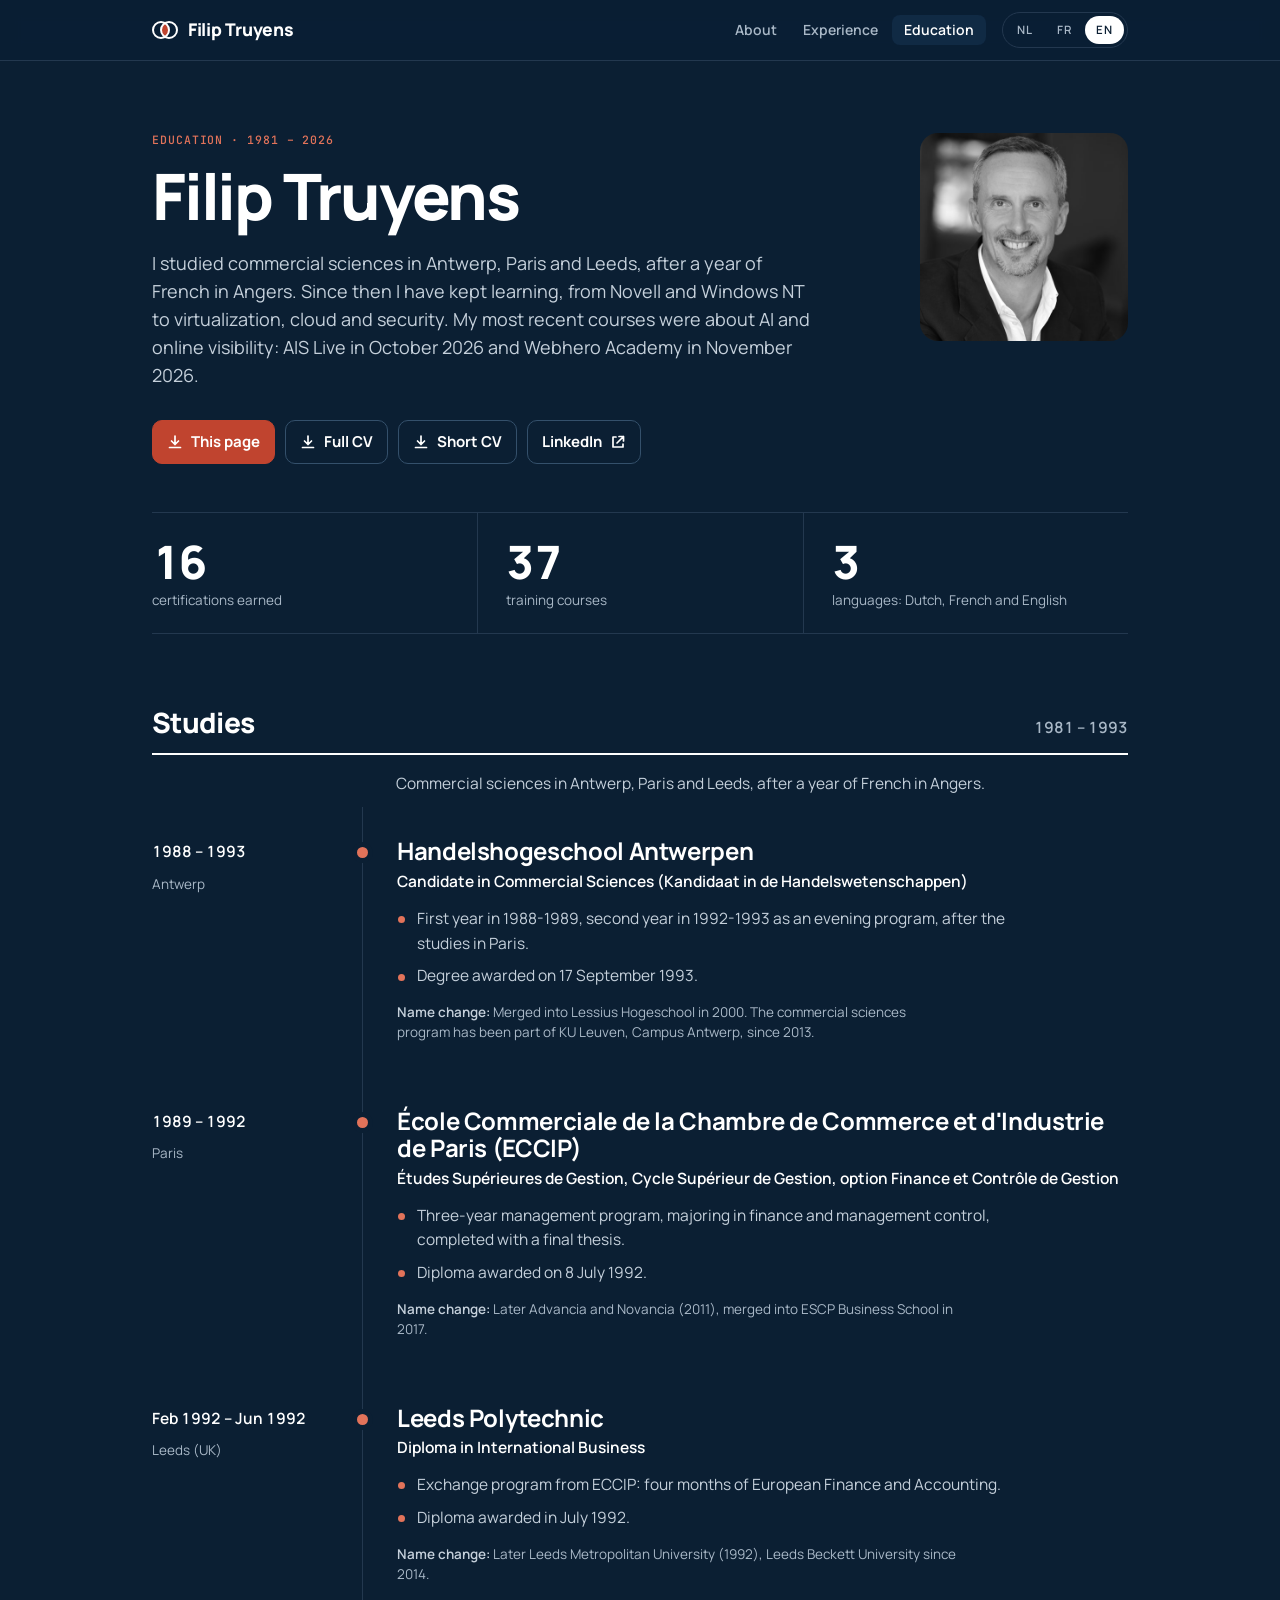
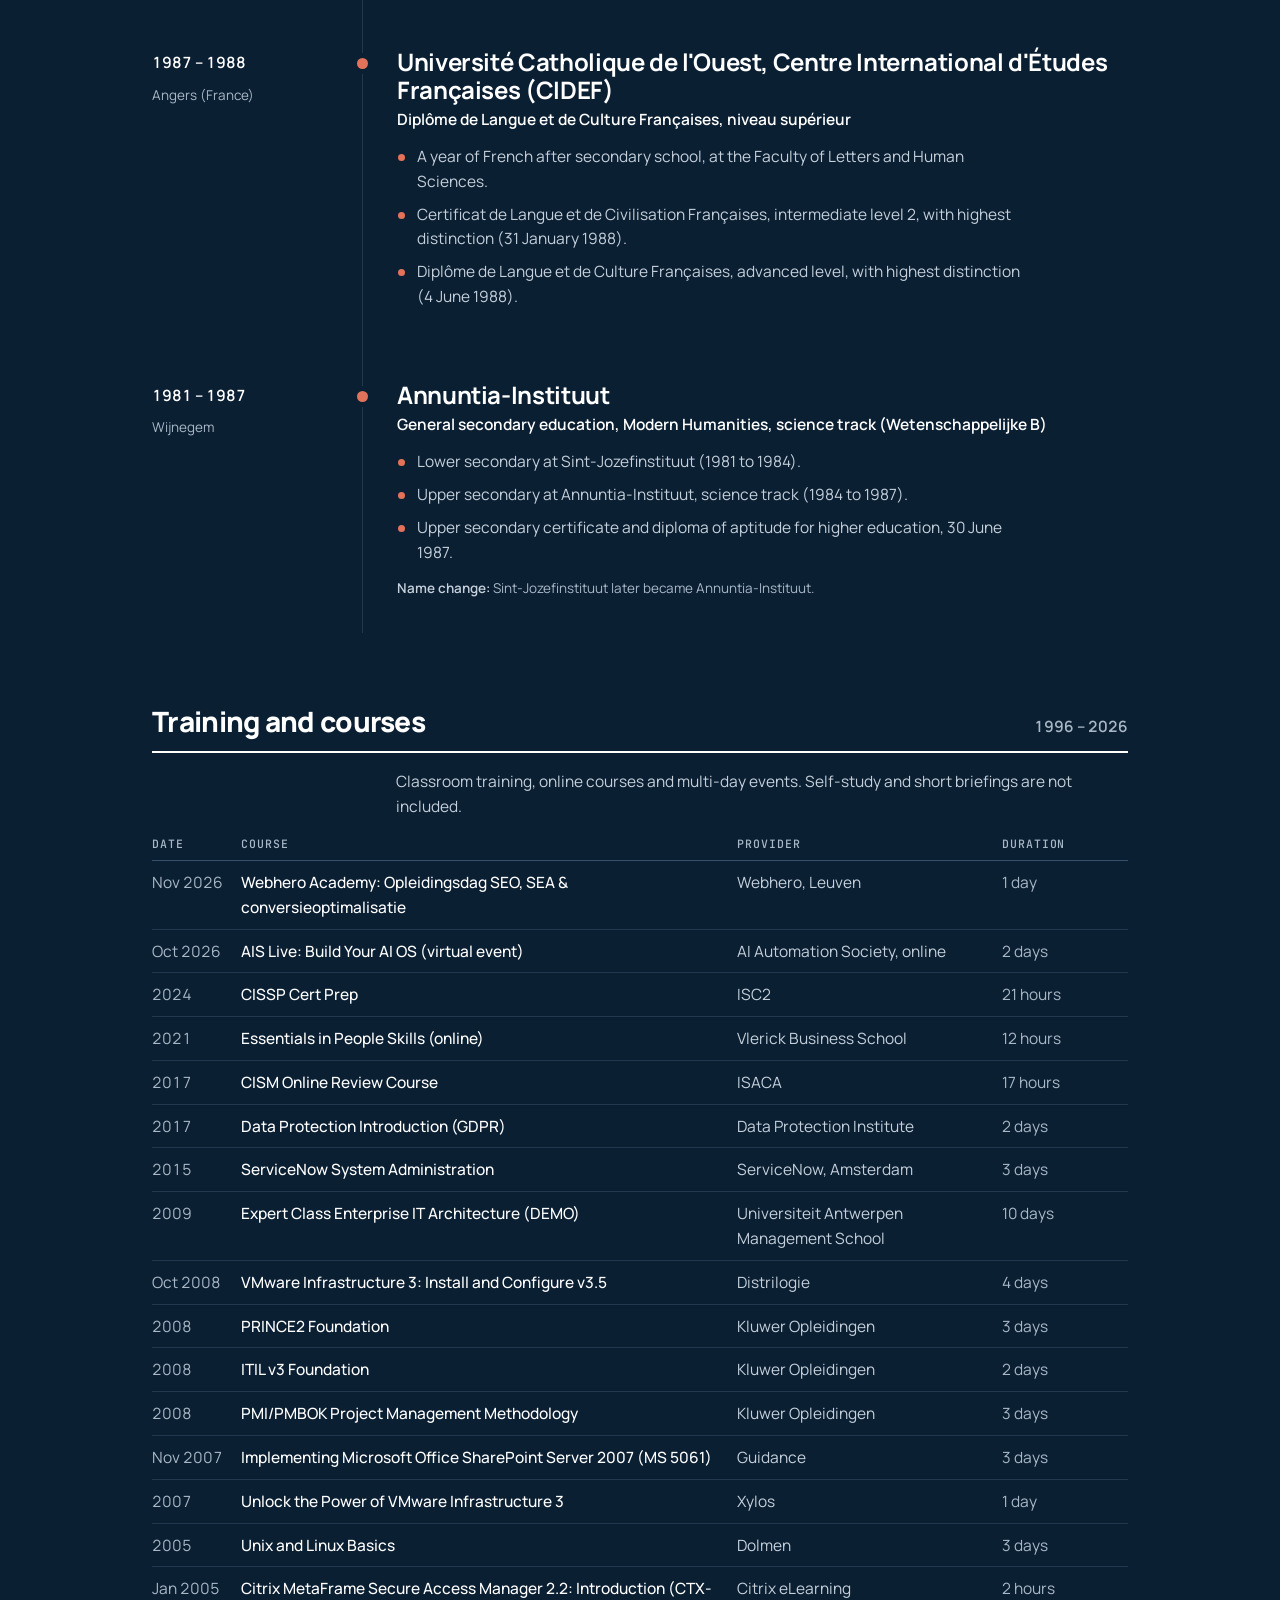
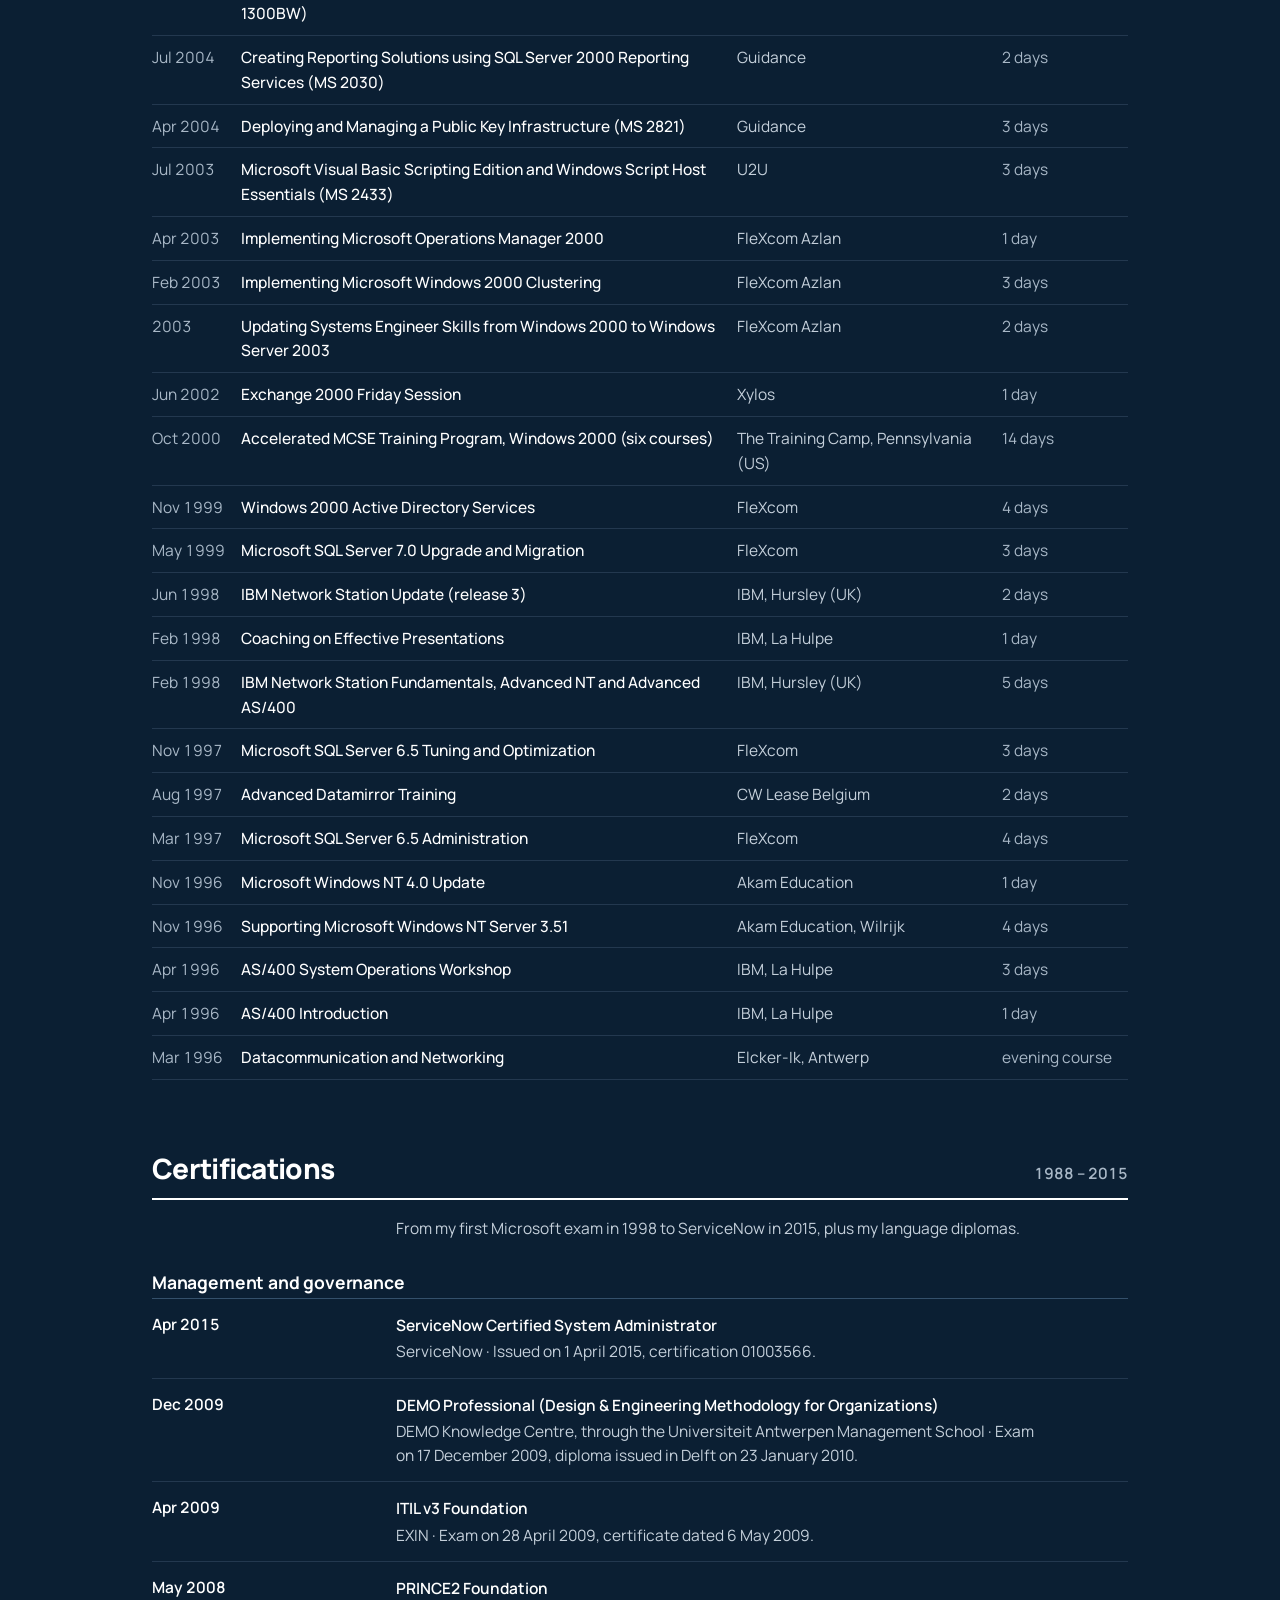
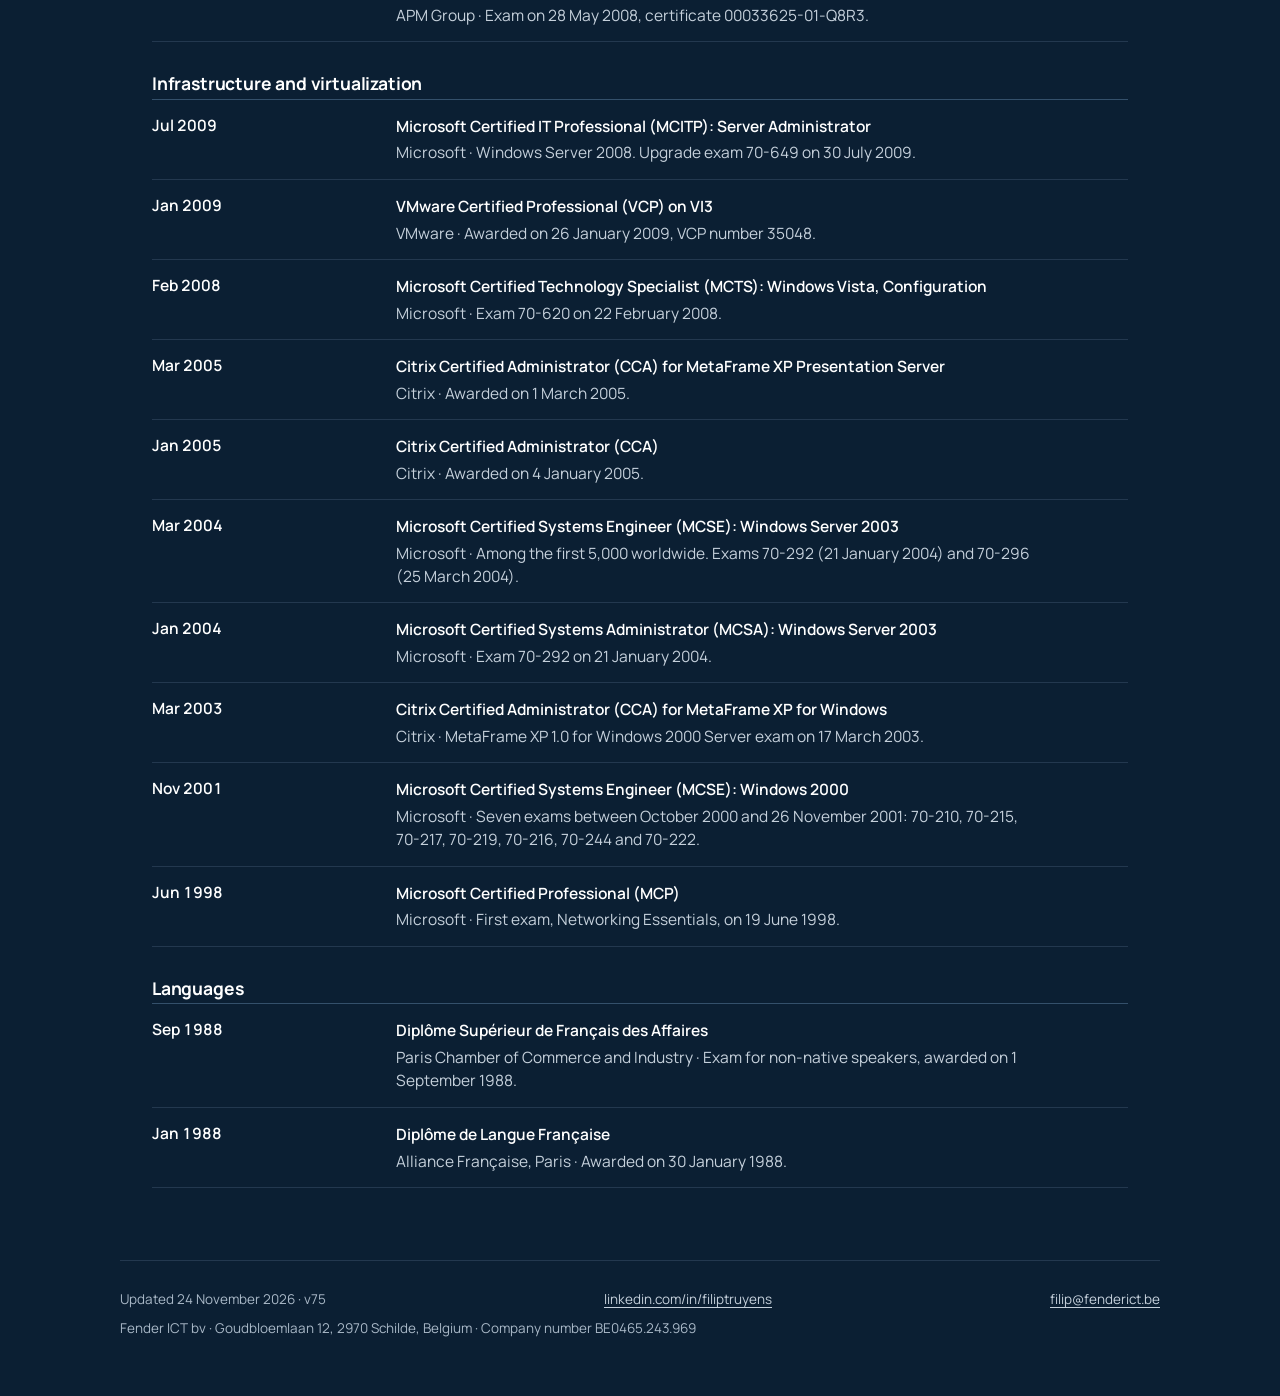
<file: en/education.html>
<!doctype html>
<html lang="en">
<head>
<meta charset="utf-8">
<meta name="viewport" content="width=device-width, initial-scale=1">
<title>Filip Truyens · Education</title>
<meta name="description" content="Studies, certifications and training of Filip Truyens, with the dates from the diplomas and certificates.">
<meta name="author" content="Filip Truyens">
<meta property="og:type" content="profile">
<meta property="og:title" content="Filip Truyens · Education">
<meta property="og:description" content="Studies, certifications and training of Filip Truyens, with the dates from the diplomas and certificates.">
<link rel="canonical" href="https://filiptruyens.be/en/education.html">
<link rel="alternate" hreflang="nl" href="https://filiptruyens.be/nl/opleiding.html">
<link rel="alternate" hreflang="fr" href="https://filiptruyens.be/fr/formation.html">
<link rel="alternate" hreflang="en" href="https://filiptruyens.be/en/education.html">
<link rel="alternate" hreflang="x-default" href="https://filiptruyens.be/">
<meta property="og:url" content="https://filiptruyens.be/en/education.html">
<meta property="og:locale" content="en_GB">
<meta property="og:image" content="https://filiptruyens.be/assets/og-site.png?v75">
<meta property="og:image:width" content="1200">
<meta property="og:image:height" content="627">
<meta property="og:image:alt" content="Filip Truyens · AI Advisor &amp; Forward Deployed Engineer · Senior IT Transformation Leader">
<meta name="theme-color" content="#0B1F33">
<link rel="icon" href="../assets/favicon.svg" type="image/svg+xml">
<link rel="preload" href="../assets/fonts/Manrope-Variable-latin.woff2" as="font" type="font/woff2" crossorigin>
<link rel="preload" href="../assets/fonts/JetBrainsMono-Variable-latin.woff2" as="font" type="font/woff2" crossorigin>
<link rel="stylesheet" href="../assets/site.css">
<style>@media print { @page {
  @bottom-left { content: "Filip Truyens · Education · Updated 24 November 2026 · v75 · filiptruyens.be · linkedin.com/in/filiptruyens"; font: 500 7.5pt "Manrope", sans-serif; color: #5B6B7C; }
  @top-right { content: "Fender ICT bv · Goudbloemlaan 12, 2970 Schilde · BE0465.243.969 · filip@fenderict.be"; font: 500 7.5pt "Manrope", sans-serif; color: #8494A5; }
} }</style>
</head>
<body>
<header class="topbar">
  <div class="wrap">
    <a class="brand" href="#top"><svg viewBox="1.25 8.25 45.5 31.5" aria-hidden="true"><path d="M24 11.88 A14 14 0 0 1 24 36.12 A14 14 0 0 1 24 11.88 Z" fill="#C0442F"/><circle cx="17" cy="24" r="14" fill="none" stroke="currentColor" stroke-width="3.5"/><circle cx="31" cy="24" r="14" fill="none" stroke="currentColor" stroke-width="3.5"/></svg><span>Filip Truyens</span></a>
    <nav class="site-nav" aria-label="Pages">
      <a href="../en/about.html">About</a>
      <a href="../en/experience.html">Experience</a>
      <a href="../en/education.html" aria-current="page">Education</a>
    </nav>
    <nav class="lang" aria-label="Language">
      <a href="../nl/opleiding.html" hreflang="nl" lang="nl">NL</a>
      <a href="../fr/formation.html" hreflang="fr" lang="fr">FR</a>
      <a href="../en/education.html" hreflang="en" lang="en" aria-current="page">EN</a>
    </nav>
  </div>
</header>

<main id="top" class="wrap">
<section class="hero">
  <div>
    <p class="eyebrow">Education · 1981 – 2026</p>
    <h1>Filip Truyens</h1>
    <p class="lead">I studied commercial sciences in Antwerp, Paris and Leeds, after a year of French in Angers. Since then I have kept learning, from Novell and Windows NT to virtualization, cloud and security. My most recent courses were about AI and online visibility: AIS Live in October 2026 and Webhero Academy in November 2026.</p>
    <div class="actions">
      <a class="btn" href="../pdf/Filip-Truyens-Education-EN.pdf" download><svg viewBox="0 0 16 16" fill="none" stroke="currentColor" stroke-width="1.7" stroke-linecap="round" stroke-linejoin="round" aria-hidden="true"><path d="M8 2v8.5M4.5 7 8 10.5 11.5 7M2.5 13.5h11"/></svg>This page</a>
      <a class="btn ghost" href="../pdf/Filip-Truyens-CV-EN.pdf" download><svg viewBox="0 0 16 16" fill="none" stroke="currentColor" stroke-width="1.7" stroke-linecap="round" stroke-linejoin="round" aria-hidden="true"><path d="M8 2v8.5M4.5 7 8 10.5 11.5 7M2.5 13.5h11"/></svg>Full CV</a>
      <a class="btn ghost" href="../pdf/Filip-Truyens-CV-summary-EN.pdf" download><svg viewBox="0 0 16 16" fill="none" stroke="currentColor" stroke-width="1.7" stroke-linecap="round" stroke-linejoin="round" aria-hidden="true"><path d="M8 2v8.5M4.5 7 8 10.5 11.5 7M2.5 13.5h11"/></svg>Short CV</a>
      <a class="btn ghost" href="https://www.linkedin.com/in/filiptruyens" rel="me noopener" target="_blank">LinkedIn<svg viewBox="0 0 16 16" fill="none" stroke="currentColor" stroke-width="1.7" stroke-linecap="round" stroke-linejoin="round" aria-hidden="true"><path d="M6 3H3v10h10v-3M9 2.5h4.5V7M13.5 2.5 7 9"/></svg></a>
    </div>
  </div>
  <img class="portrait" src="../assets/filip-truyens.jpg" alt="Portrait of Filip Truyens" width="480" height="480">
</section>

<section class="stats" aria-label="Key figures">
  <div class="stat"><b>16</b><span>certifications earned</span></div>
  <div class="stat"><b>37</b><span>training courses</span></div>
  <div class="stat"><b>3</b><span>languages: Dutch, French and English</span></div>
</section>

<section class="era" id="studies" aria-labelledby="h-studies">
  <div class="era-head">
    <h2 id="h-studies">Studies</h2>
    <span class="years">1981 – 1993</span>
  </div>
  <p class="era-intro">Commercial sciences in Antwerp, Paris and Leeds, after a year of French in Angers.</p>
  <article class="job" id="handelshogeschool">
    <div class="meta">
      <span class="dates"><time datetime="1988">1988 – 1993</time></span>
      <span class="place">Antwerp</span>
    </div>
    <div class="body">
      <h3>Handelshogeschool Antwerpen</h3>
      <p class="role">Candidate in Commercial Sciences (Kandidaat in de Handelswetenschappen)</p>
      <ul class="wins">
        <li>First year in 1988-1989, second year in 1992-1993 as an evening program, after the studies in Paris.</li>
        <li>Degree awarded on 17 September 1993.</li>
      </ul>
      <p class="tech"><b>Name change:</b> Merged into Lessius Hogeschool in 2000. The commercial sciences program has been part of KU Leuven, Campus Antwerp, since 2013.</p>
    </div>
  </article>
  <article class="job" id="eccip">
    <div class="meta">
      <span class="dates"><time datetime="1989">1989 – 1992</time></span>
      <span class="place">Paris</span>
    </div>
    <div class="body">
      <h3>École Commerciale de la Chambre de Commerce et d'Industrie de Paris (ECCIP)</h3>
      <p class="role">Études Supérieures de Gestion, Cycle Supérieur de Gestion, option Finance et Contrôle de Gestion</p>
      <ul class="wins">
        <li>Three-year management program, majoring in finance and management control, completed with a final thesis.</li>
        <li>Diploma awarded on 8 July 1992.</li>
      </ul>
      <p class="tech"><b>Name change:</b> Later Advancia and Novancia (2011), merged into ESCP Business School in 2017.</p>
    </div>
  </article>
  <article class="job" id="leeds">
    <div class="meta">
      <span class="dates"><time datetime="1992-02">Feb 1992 – Jun 1992</time></span>
      <span class="place">Leeds (UK)</span>
    </div>
    <div class="body">
      <h3>Leeds Polytechnic</h3>
      <p class="role">Diploma in International Business</p>
      <ul class="wins">
        <li>Exchange program from ECCIP: four months of European Finance and Accounting.</li>
        <li>Diploma awarded in July 1992.</li>
      </ul>
      <p class="tech"><b>Name change:</b> Later Leeds Metropolitan University (1992), Leeds Beckett University since 2014.</p>
    </div>
  </article>
  <article class="job" id="cidef">
    <div class="meta">
      <span class="dates"><time datetime="1987">1987 – 1988</time></span>
      <span class="place">Angers (France)</span>
    </div>
    <div class="body">
      <h3>Université Catholique de l'Ouest, Centre International d'Études Françaises (CIDEF)</h3>
      <p class="role">Diplôme de Langue et de Culture Françaises, niveau supérieur</p>
      <ul class="wins">
        <li>A year of French after secondary school, at the Faculty of Letters and Human Sciences.</li>
        <li>Certificat de Langue et de Civilisation Françaises, intermediate level 2, with highest distinction (31 January 1988).</li>
        <li>Diplôme de Langue et de Culture Françaises, advanced level, with highest distinction (4 June 1988).</li>
      </ul>

    </div>
  </article>
  <article class="job" id="secundair">
    <div class="meta">
      <span class="dates"><time datetime="1981">1981 – 1987</time></span>
      <span class="place">Wijnegem</span>
    </div>
    <div class="body">
      <h3>Annuntia-Instituut</h3>
      <p class="role">General secondary education, Modern Humanities, science track (Wetenschappelijke B)</p>
      <ul class="wins">
        <li>Lower secondary at Sint-Jozefinstituut (1981 to 1984).</li>
        <li>Upper secondary at Annuntia-Instituut, science track (1984 to 1987).</li>
        <li>Upper secondary certificate and diploma of aptitude for higher education, 30 June 1987.</li>
      </ul>
      <p class="tech"><b>Name change:</b> Sint-Jozefinstituut later became Annuntia-Instituut.</p>
    </div>
  </article>
</section>

<section class="era" id="opleidingen" aria-labelledby="h-opleidingen">
  <div class="era-head">
    <h2 id="h-opleidingen">Training and courses</h2>
    <span class="years">1996 – 2026</span>
  </div>
  <p class="era-intro">Classroom training, online courses and multi-day events. Self-study and short briefings are not included.</p>
  <table class="list">
    <thead><tr><th scope="col">Date</th><th scope="col">Course</th><th scope="col" class="by">Provider</th><th scope="col" class="dur">Duration</th></tr></thead>
    <tbody>
      <tr><td class="when">Nov 2026</td><td class="cname">Webhero Academy: Opleidingsdag SEO, SEA &amp; conversieoptimalisatie</td><td class="by">Webhero, Leuven</td><td class="dur">1 day</td></tr>
      <tr><td class="when">Oct 2026</td><td class="cname">AIS Live: Build Your AI OS (virtual event)</td><td class="by">AI Automation Society, online</td><td class="dur">2 days</td></tr>
      <tr><td class="when">2024</td><td class="cname">CISSP Cert Prep</td><td class="by">ISC2</td><td class="dur">21 hours</td></tr>
      <tr><td class="when">2021</td><td class="cname">Essentials in People Skills (online)</td><td class="by">Vlerick Business School</td><td class="dur">12 hours</td></tr>
      <tr><td class="when">2017</td><td class="cname">CISM Online Review Course</td><td class="by">ISACA</td><td class="dur">17 hours</td></tr>
      <tr><td class="when">2017</td><td class="cname">Data Protection Introduction (GDPR)</td><td class="by">Data Protection Institute</td><td class="dur">2 days</td></tr>
      <tr><td class="when">2015</td><td class="cname">ServiceNow System Administration</td><td class="by">ServiceNow, Amsterdam</td><td class="dur">3 days</td></tr>
      <tr><td class="when">2009</td><td class="cname">Expert Class Enterprise IT Architecture (DEMO)</td><td class="by">Universiteit Antwerpen Management School</td><td class="dur">10 days</td></tr>
      <tr><td class="when">Oct 2008</td><td class="cname">VMware Infrastructure 3: Install and Configure v3.5</td><td class="by">Distrilogie</td><td class="dur">4 days</td></tr>
      <tr><td class="when">2008</td><td class="cname">PRINCE2 Foundation</td><td class="by">Kluwer Opleidingen</td><td class="dur">3 days</td></tr>
      <tr><td class="when">2008</td><td class="cname">ITIL v3 Foundation</td><td class="by">Kluwer Opleidingen</td><td class="dur">2 days</td></tr>
      <tr><td class="when">2008</td><td class="cname">PMI/PMBOK Project Management Methodology</td><td class="by">Kluwer Opleidingen</td><td class="dur">3 days</td></tr>
      <tr><td class="when">Nov 2007</td><td class="cname">Implementing Microsoft Office SharePoint Server 2007 (MS 5061)</td><td class="by">Guidance</td><td class="dur">3 days</td></tr>
      <tr><td class="when">2007</td><td class="cname">Unlock the Power of VMware Infrastructure 3</td><td class="by">Xylos</td><td class="dur">1 day</td></tr>
      <tr><td class="when">2005</td><td class="cname">Unix and Linux Basics</td><td class="by">Dolmen</td><td class="dur">3 days</td></tr>
      <tr><td class="when">Jan 2005</td><td class="cname">Citrix MetaFrame Secure Access Manager 2.2: Introduction (CTX-1300BW)</td><td class="by">Citrix eLearning</td><td class="dur">2 hours</td></tr>
      <tr><td class="when">Jul 2004</td><td class="cname">Creating Reporting Solutions using SQL Server 2000 Reporting Services (MS 2030)</td><td class="by">Guidance</td><td class="dur">2 days</td></tr>
      <tr><td class="when">Apr 2004</td><td class="cname">Deploying and Managing a Public Key Infrastructure (MS 2821)</td><td class="by">Guidance</td><td class="dur">3 days</td></tr>
      <tr><td class="when">Jul 2003</td><td class="cname">Microsoft Visual Basic Scripting Edition and Windows Script Host Essentials (MS 2433)</td><td class="by">U2U</td><td class="dur">3 days</td></tr>
      <tr><td class="when">Apr 2003</td><td class="cname">Implementing Microsoft Operations Manager 2000</td><td class="by">FleXcom Azlan</td><td class="dur">1 day</td></tr>
      <tr><td class="when">Feb 2003</td><td class="cname">Implementing Microsoft Windows 2000 Clustering</td><td class="by">FleXcom Azlan</td><td class="dur">3 days</td></tr>
      <tr><td class="when">2003</td><td class="cname">Updating Systems Engineer Skills from Windows 2000 to Windows Server 2003</td><td class="by">FleXcom Azlan</td><td class="dur">2 days</td></tr>
      <tr><td class="when">Jun 2002</td><td class="cname">Exchange 2000 Friday Session</td><td class="by">Xylos</td><td class="dur">1 day</td></tr>
      <tr><td class="when">Oct 2000</td><td class="cname">Accelerated MCSE Training Program, Windows 2000 (six courses)</td><td class="by">The Training Camp, Pennsylvania (US)</td><td class="dur">14 days</td></tr>
      <tr><td class="when">Nov 1999</td><td class="cname">Windows 2000 Active Directory Services</td><td class="by">FleXcom</td><td class="dur">4 days</td></tr>
      <tr><td class="when">May 1999</td><td class="cname">Microsoft SQL Server 7.0 Upgrade and Migration</td><td class="by">FleXcom</td><td class="dur">3 days</td></tr>
      <tr><td class="when">Jun 1998</td><td class="cname">IBM Network Station Update (release 3)</td><td class="by">IBM, Hursley (UK)</td><td class="dur">2 days</td></tr>
      <tr><td class="when">Feb 1998</td><td class="cname">Coaching on Effective Presentations</td><td class="by">IBM, La Hulpe</td><td class="dur">1 day</td></tr>
      <tr><td class="when">Feb 1998</td><td class="cname">IBM Network Station Fundamentals, Advanced NT and Advanced AS/400</td><td class="by">IBM, Hursley (UK)</td><td class="dur">5 days</td></tr>
      <tr><td class="when">Nov 1997</td><td class="cname">Microsoft SQL Server 6.5 Tuning and Optimization</td><td class="by">FleXcom</td><td class="dur">3 days</td></tr>
      <tr><td class="when">Aug 1997</td><td class="cname">Advanced Datamirror Training</td><td class="by">CW Lease Belgium</td><td class="dur">2 days</td></tr>
      <tr><td class="when">Mar 1997</td><td class="cname">Microsoft SQL Server 6.5 Administration</td><td class="by">FleXcom</td><td class="dur">4 days</td></tr>
      <tr><td class="when">Nov 1996</td><td class="cname">Microsoft Windows NT 4.0 Update</td><td class="by">Akam Education</td><td class="dur">1 day</td></tr>
      <tr><td class="when">Nov 1996</td><td class="cname">Supporting Microsoft Windows NT Server 3.51</td><td class="by">Akam Education, Wilrijk</td><td class="dur">4 days</td></tr>
      <tr><td class="when">Apr 1996</td><td class="cname">AS/400 System Operations Workshop</td><td class="by">IBM, La Hulpe</td><td class="dur">3 days</td></tr>
      <tr><td class="when">Apr 1996</td><td class="cname">AS/400 Introduction</td><td class="by">IBM, La Hulpe</td><td class="dur">1 day</td></tr>
      <tr><td class="when">Mar 1996</td><td class="cname">Datacommunication and Networking</td><td class="by">Elcker-Ik, Antwerp</td><td class="dur">evening course</td></tr>
    </tbody>
  </table>
</section>

<section class="era" id="certificeringen" aria-labelledby="h-certificeringen">
  <div class="era-head">
    <h2 id="h-certificeringen">Certifications</h2>
    <span class="years">1988 – 2015</span>
  </div>
  <p class="era-intro">From my first Microsoft exam in 1998 to ServiceNow in 2015, plus my language diplomas.</p>
  <h3 class="group-title">Management and governance</h3>
  <div class="certs">
    <div class="cert">
      <span class="cdate"><time datetime="2015-04">Apr 2015</time></span>
      <div>
        <p class="cname">ServiceNow Certified System Administrator</p>
        <p class="cmeta">ServiceNow · Issued on 1 April 2015, certification 01003566.</p>
      </div>
    </div>
    <div class="cert">
      <span class="cdate"><time datetime="2009-12">Dec 2009</time></span>
      <div>
        <p class="cname">DEMO Professional (Design &amp; Engineering Methodology for Organizations)</p>
        <p class="cmeta">DEMO Knowledge Centre, through the Universiteit Antwerpen Management School · Exam on 17 December 2009, diploma issued in Delft on 23 January 2010.</p>
      </div>
    </div>
    <div class="cert">
      <span class="cdate"><time datetime="2009-04">Apr 2009</time></span>
      <div>
        <p class="cname">ITIL v3 Foundation</p>
        <p class="cmeta">EXIN · Exam on 28 April 2009, certificate dated 6 May 2009.</p>
      </div>
    </div>
    <div class="cert">
      <span class="cdate"><time datetime="2008-05">May 2008</time></span>
      <div>
        <p class="cname">PRINCE2 Foundation</p>
        <p class="cmeta">APM Group · Exam on 28 May 2008, certificate 00033625-01-Q8R3.</p>
      </div>
    </div>
  </div>
  <h3 class="group-title">Infrastructure and virtualization</h3>
  <div class="certs">
    <div class="cert">
      <span class="cdate"><time datetime="2009-07">Jul 2009</time></span>
      <div>
        <p class="cname">Microsoft Certified IT Professional (MCITP): Server Administrator</p>
        <p class="cmeta">Microsoft · Windows Server 2008. Upgrade exam 70-649 on 30 July 2009.</p>
      </div>
    </div>
    <div class="cert">
      <span class="cdate"><time datetime="2009-01">Jan 2009</time></span>
      <div>
        <p class="cname">VMware Certified Professional (VCP) on VI3</p>
        <p class="cmeta">VMware · Awarded on 26 January 2009, VCP number 35048.</p>
      </div>
    </div>
    <div class="cert">
      <span class="cdate"><time datetime="2008-02">Feb 2008</time></span>
      <div>
        <p class="cname">Microsoft Certified Technology Specialist (MCTS): Windows Vista, Configuration</p>
        <p class="cmeta">Microsoft · Exam 70-620 on 22 February 2008.</p>
      </div>
    </div>
    <div class="cert">
      <span class="cdate"><time datetime="2005-03">Mar 2005</time></span>
      <div>
        <p class="cname">Citrix Certified Administrator (CCA) for MetaFrame XP Presentation Server</p>
        <p class="cmeta">Citrix · Awarded on 1 March 2005.</p>
      </div>
    </div>
    <div class="cert">
      <span class="cdate"><time datetime="2005-01">Jan 2005</time></span>
      <div>
        <p class="cname">Citrix Certified Administrator (CCA)</p>
        <p class="cmeta">Citrix · Awarded on 4 January 2005.</p>
      </div>
    </div>
    <div class="cert">
      <span class="cdate"><time datetime="2004-03">Mar 2004</time></span>
      <div>
        <p class="cname">Microsoft Certified Systems Engineer (MCSE): Windows Server 2003</p>
        <p class="cmeta">Microsoft · Among the first 5,000 worldwide. Exams 70-292 (21 January 2004) and 70-296 (25 March 2004).</p>
      </div>
    </div>
    <div class="cert">
      <span class="cdate"><time datetime="2004-01">Jan 2004</time></span>
      <div>
        <p class="cname">Microsoft Certified Systems Administrator (MCSA): Windows Server 2003</p>
        <p class="cmeta">Microsoft · Exam 70-292 on 21 January 2004.</p>
      </div>
    </div>
    <div class="cert">
      <span class="cdate"><time datetime="2003-03">Mar 2003</time></span>
      <div>
        <p class="cname">Citrix Certified Administrator (CCA) for MetaFrame XP for Windows</p>
        <p class="cmeta">Citrix · MetaFrame XP 1.0 for Windows 2000 Server exam on 17 March 2003.</p>
      </div>
    </div>
    <div class="cert">
      <span class="cdate"><time datetime="2001-11">Nov 2001</time></span>
      <div>
        <p class="cname">Microsoft Certified Systems Engineer (MCSE): Windows 2000</p>
        <p class="cmeta">Microsoft · Seven exams between October 2000 and 26 November 2001: 70-210, 70-215, 70-217, 70-219, 70-216, 70-244 and 70-222.</p>
      </div>
    </div>
    <div class="cert">
      <span class="cdate"><time datetime="1998-06">Jun 1998</time></span>
      <div>
        <p class="cname">Microsoft Certified Professional (MCP)</p>
        <p class="cmeta">Microsoft · First exam, Networking Essentials, on 19 June 1998.</p>
      </div>
    </div>
  </div>
  <h3 class="group-title">Languages</h3>
  <div class="certs">
    <div class="cert">
      <span class="cdate"><time datetime="1988-09">Sep 1988</time></span>
      <div>
        <p class="cname">Diplôme Supérieur de Français des Affaires</p>
        <p class="cmeta">Paris Chamber of Commerce and Industry · Exam for non-native speakers, awarded on 1 September 1988.</p>
      </div>
    </div>
    <div class="cert">
      <span class="cdate"><time datetime="1988-01">Jan 1988</time></span>
      <div>
        <p class="cname">Diplôme de Langue Française</p>
        <p class="cmeta">Alliance Française, Paris · Awarded on 30 January 1988.</p>
      </div>
    </div>
  </div>
</section>
</main>

<footer class="wrap foot">
  <span>Updated 24 November 2026 · v75</span>
  <a href="https://www.linkedin.com/in/filiptruyens" rel="me noopener" target="_blank">linkedin.com/in/filiptruyens</a>
  <a href="mailto:filip@fenderict.be">filip@fenderict.be</a>
  <span class="company">Fender ICT bv · Goudbloemlaan 12, 2970 Schilde, Belgium · Company number BE0465.243.969</span>
</footer>
</body>
</html>
</file>
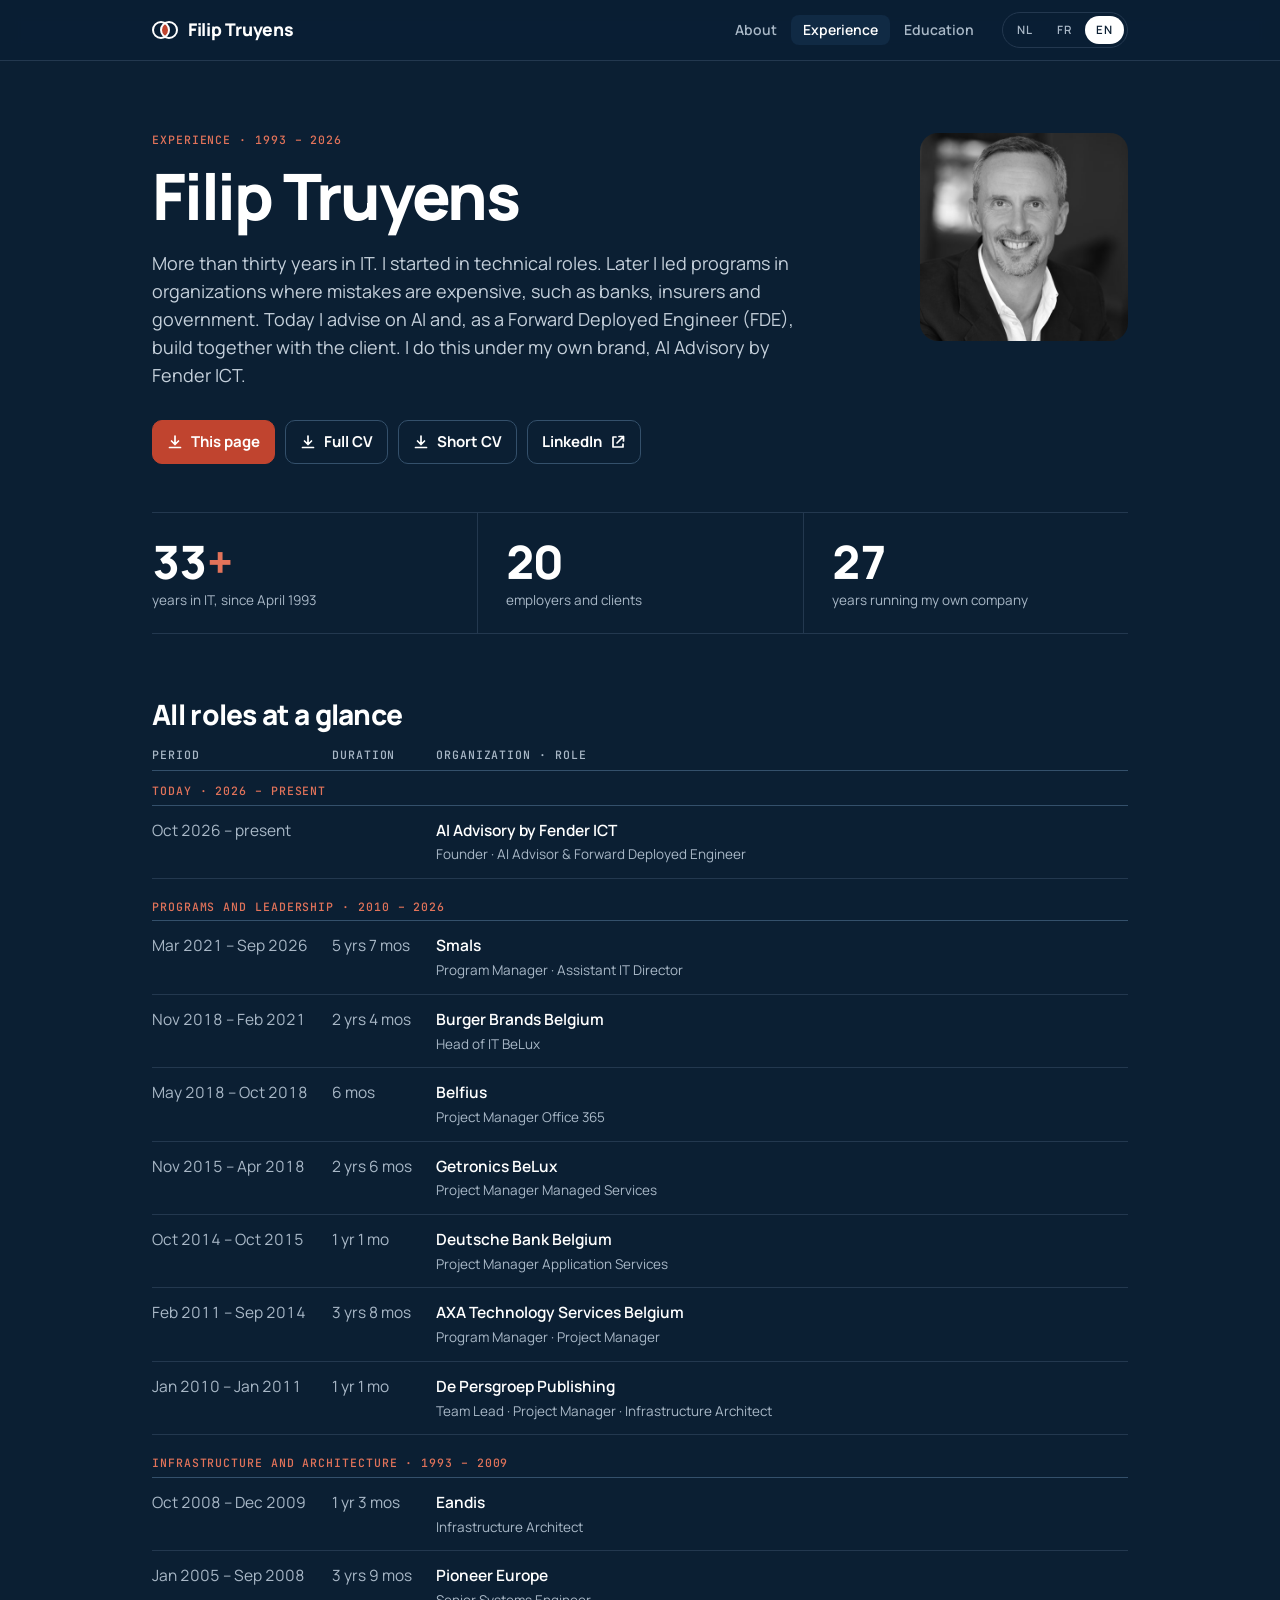
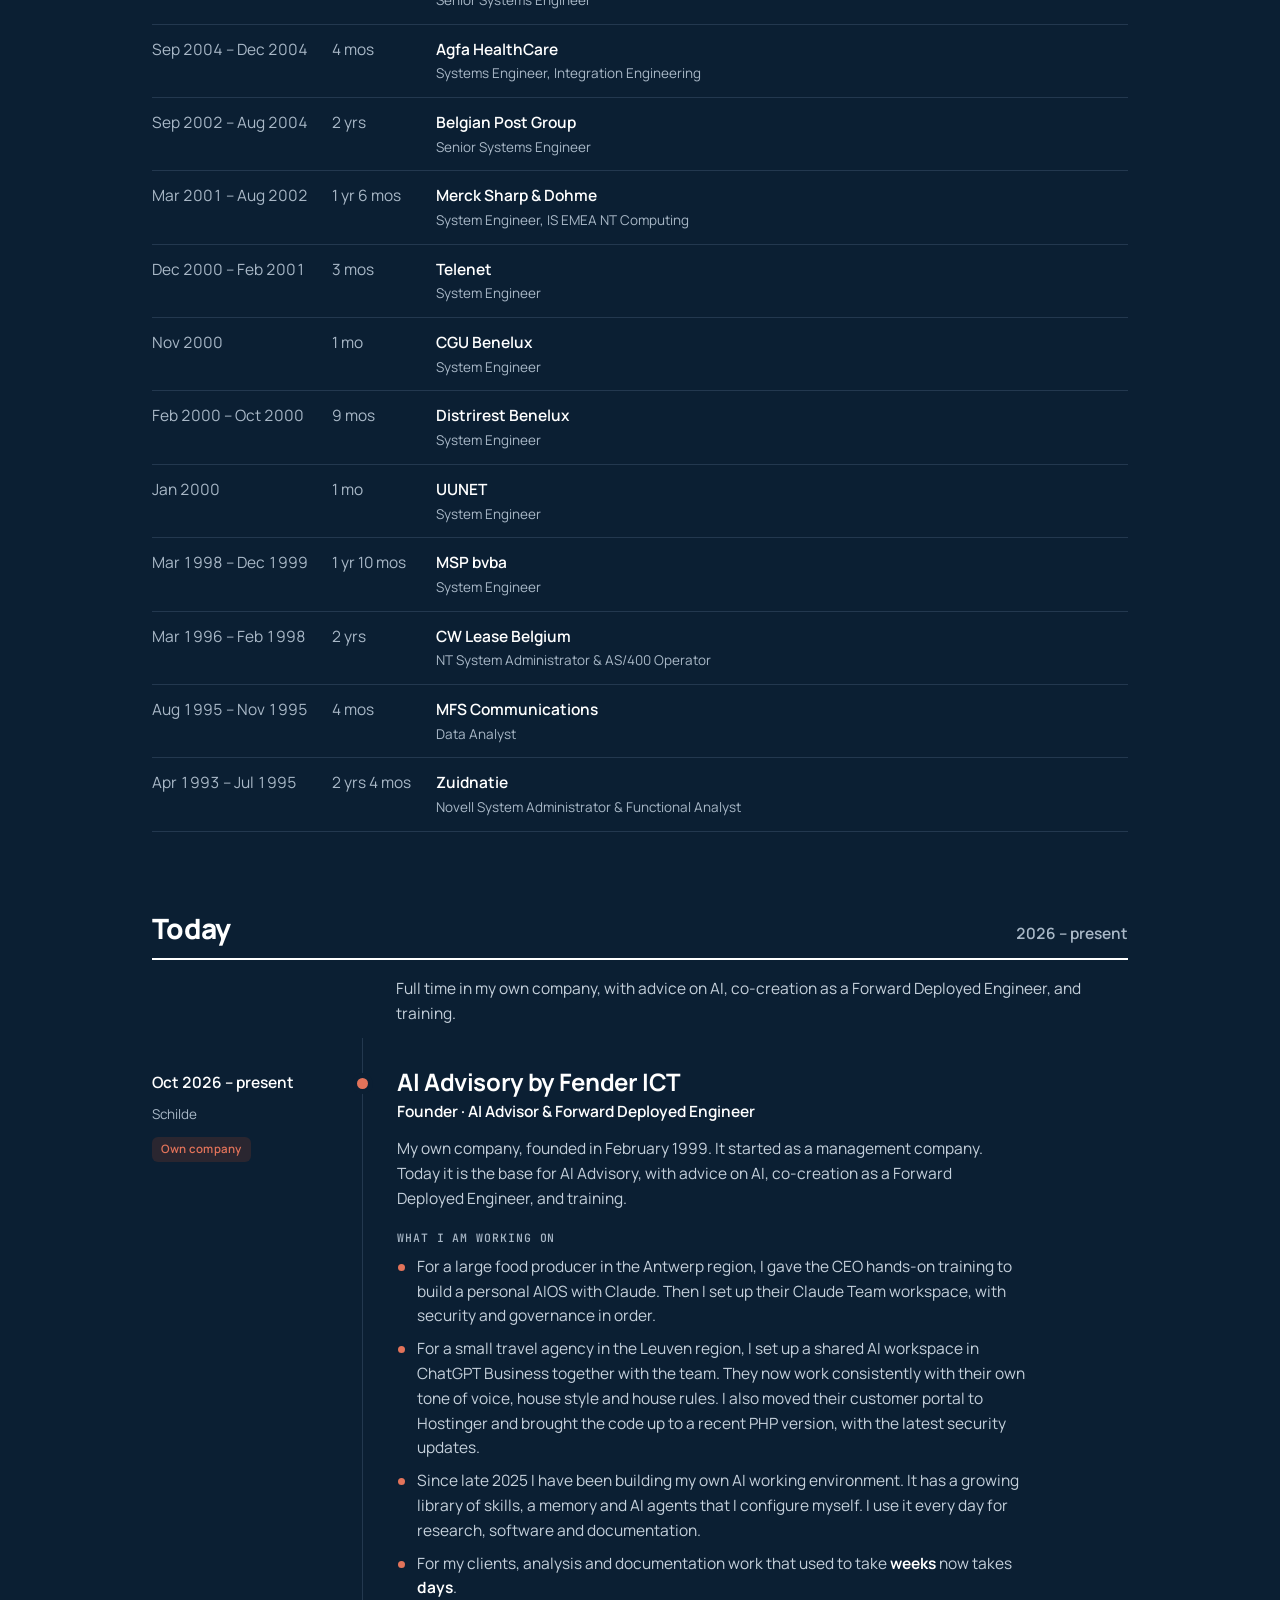
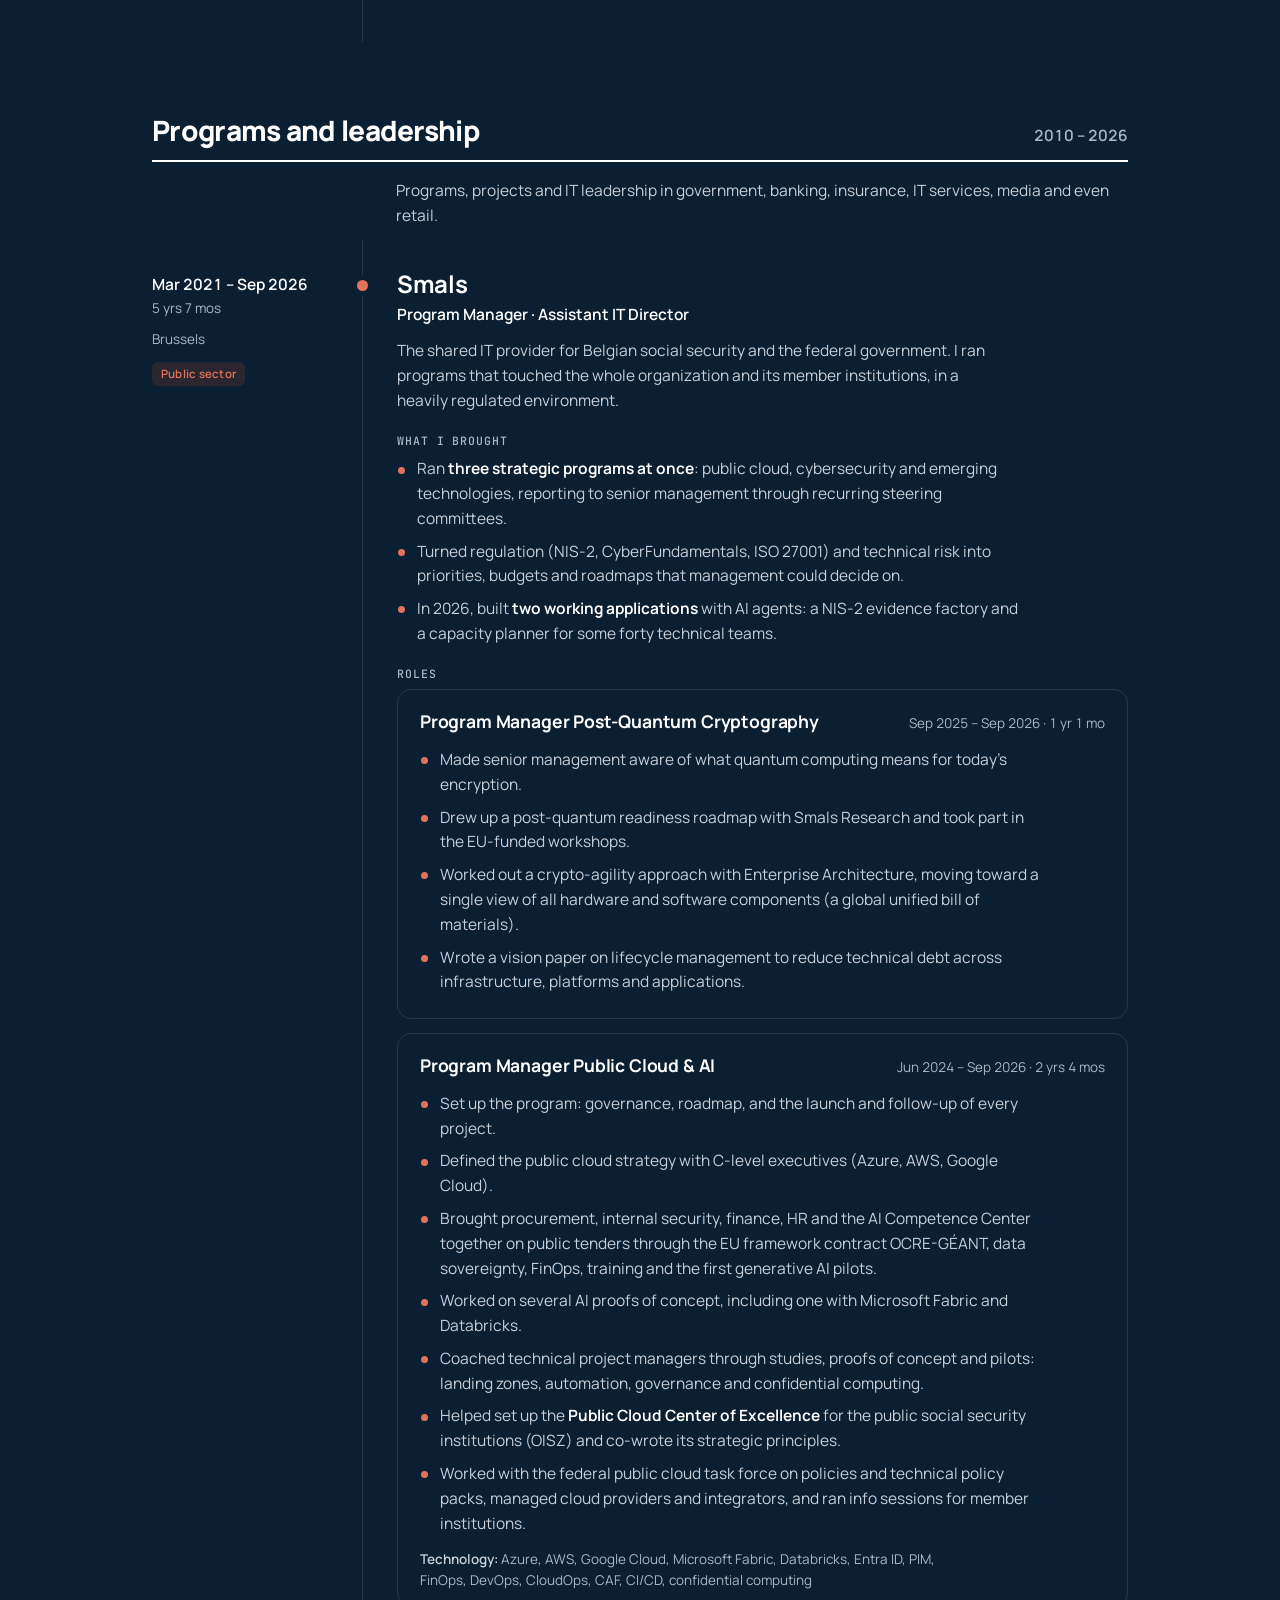
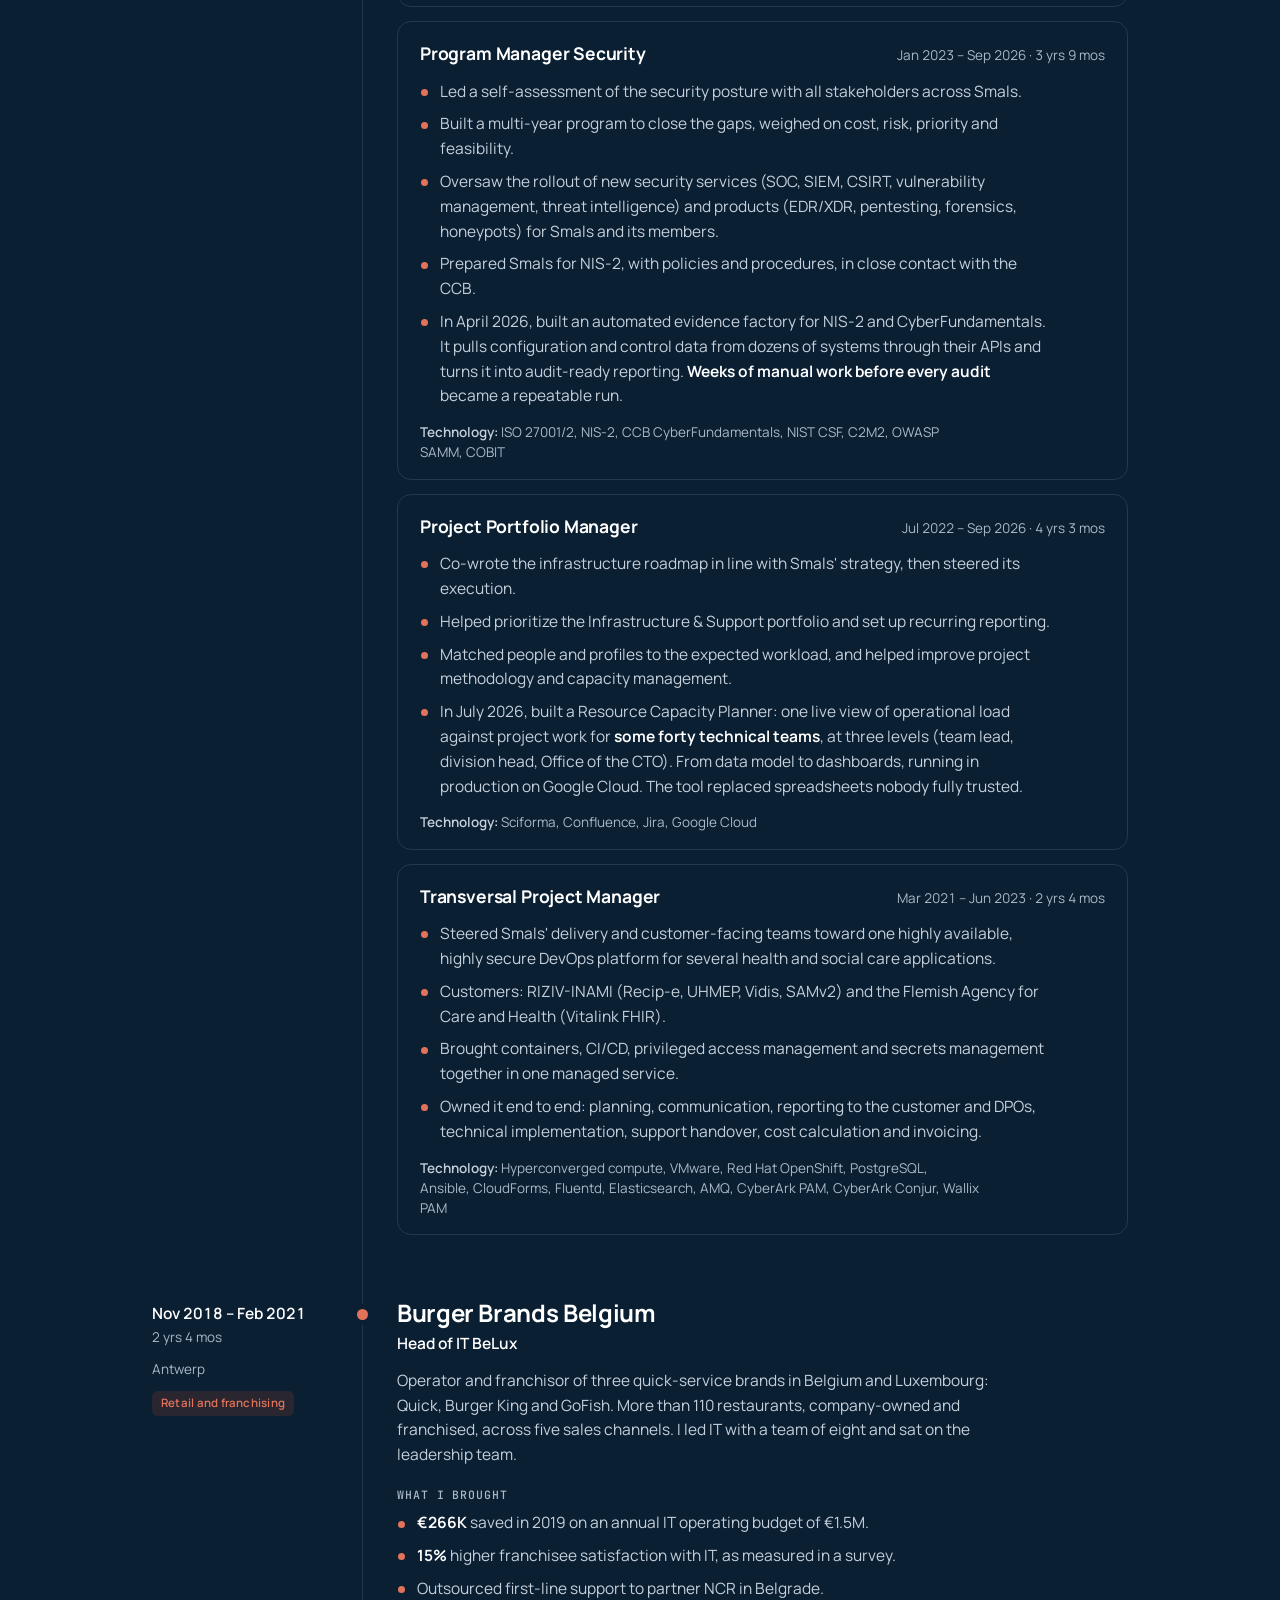
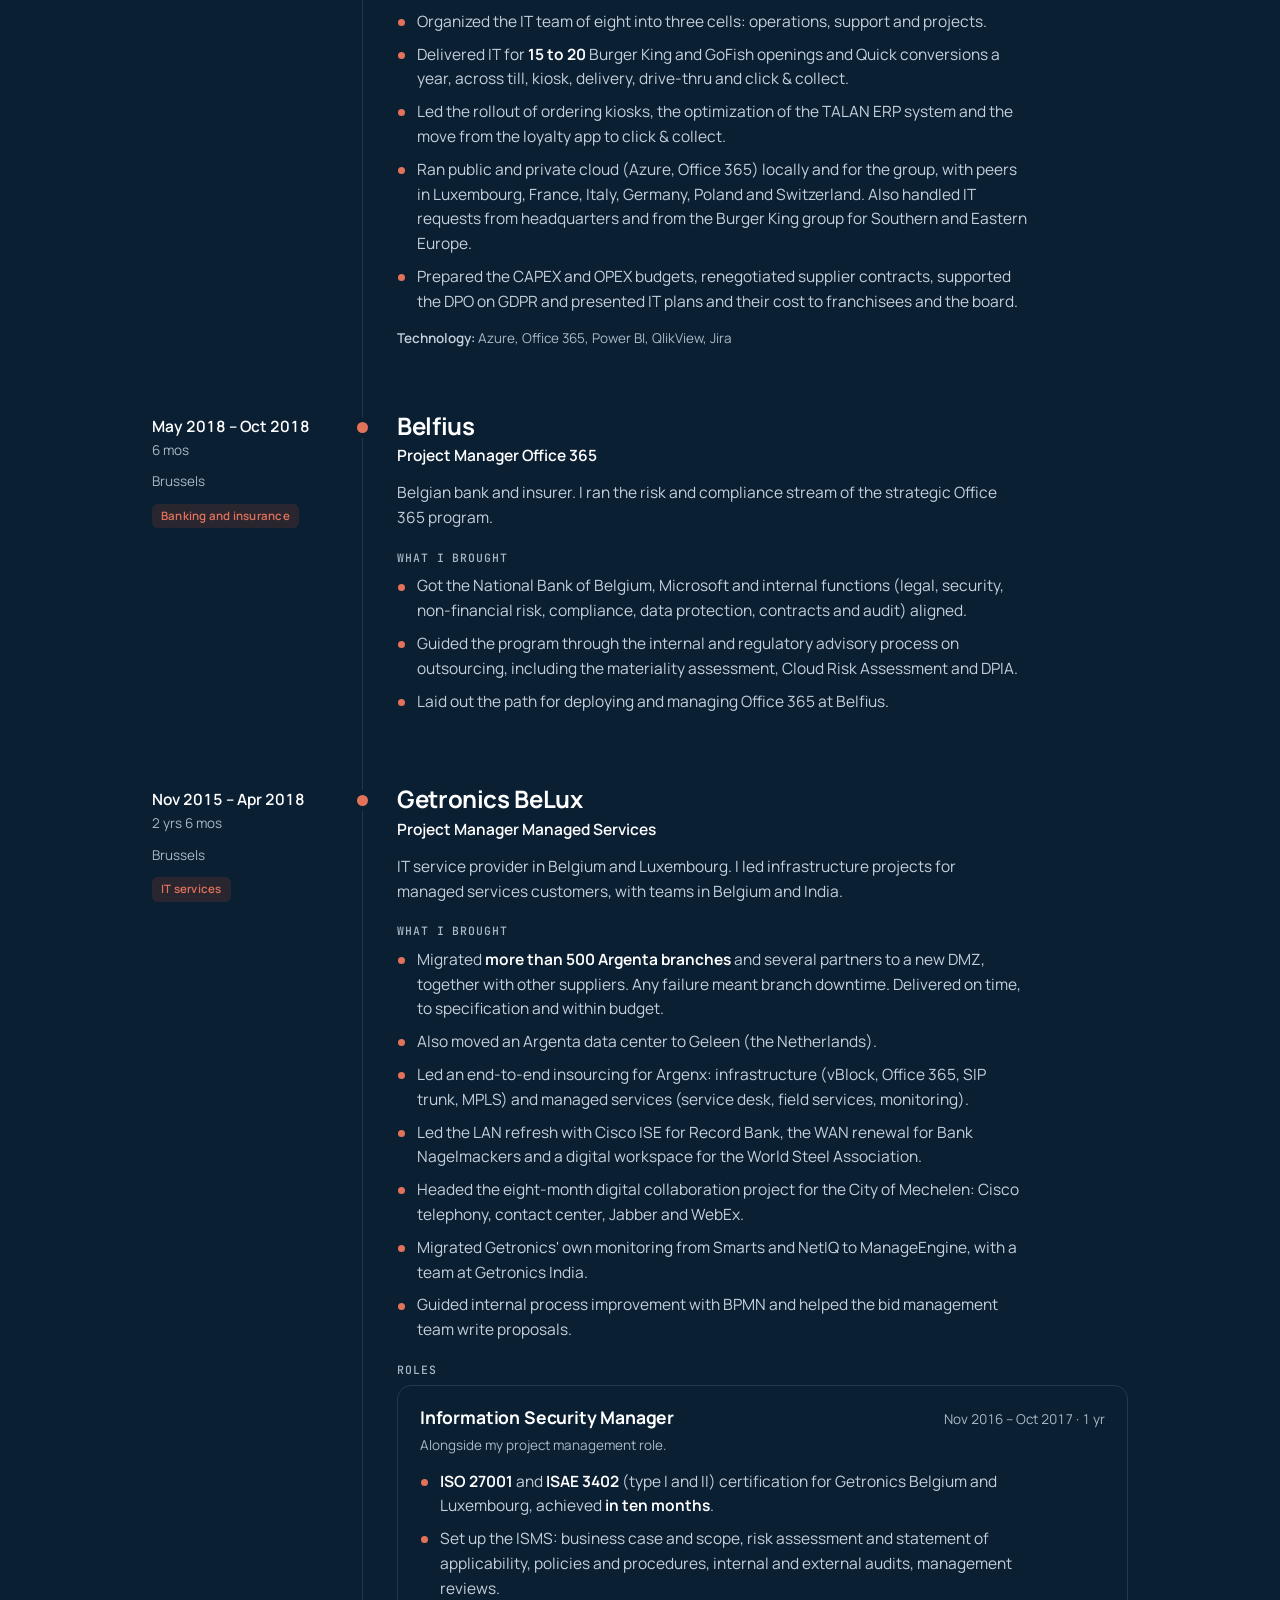
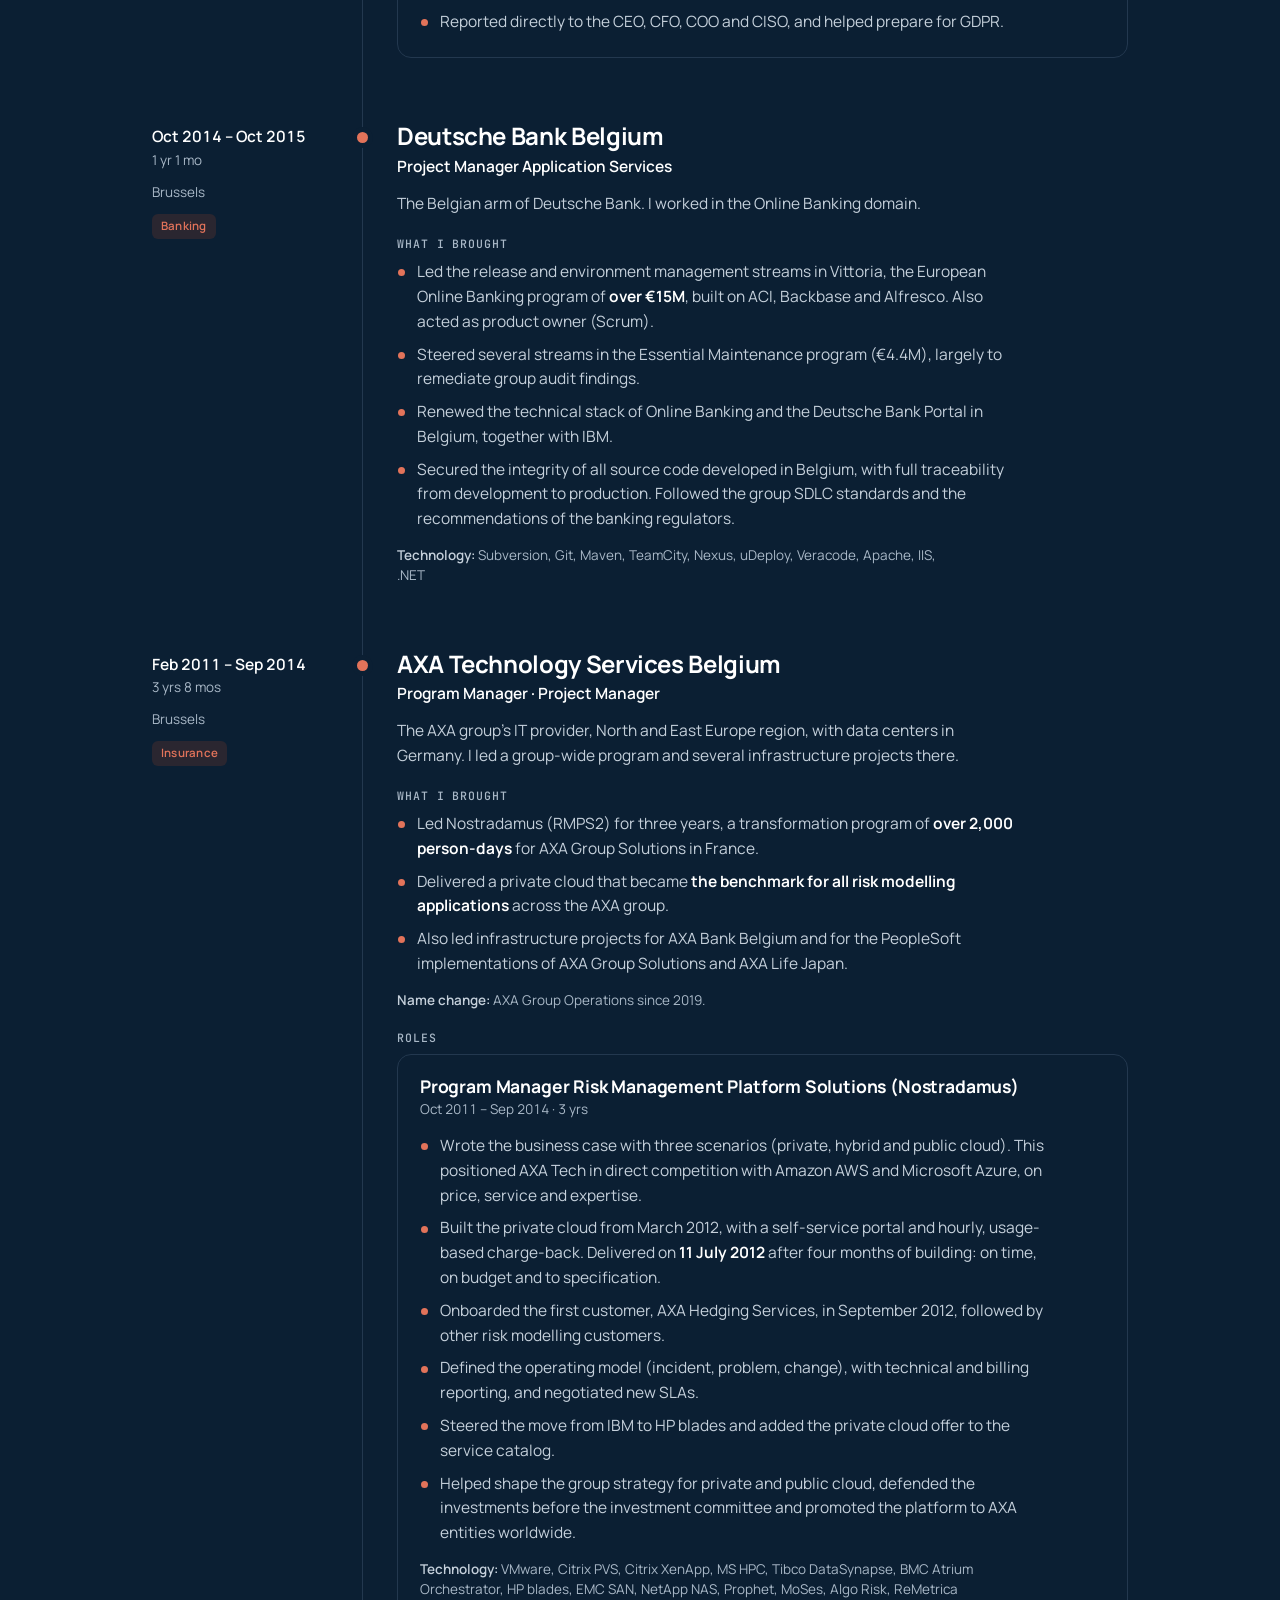
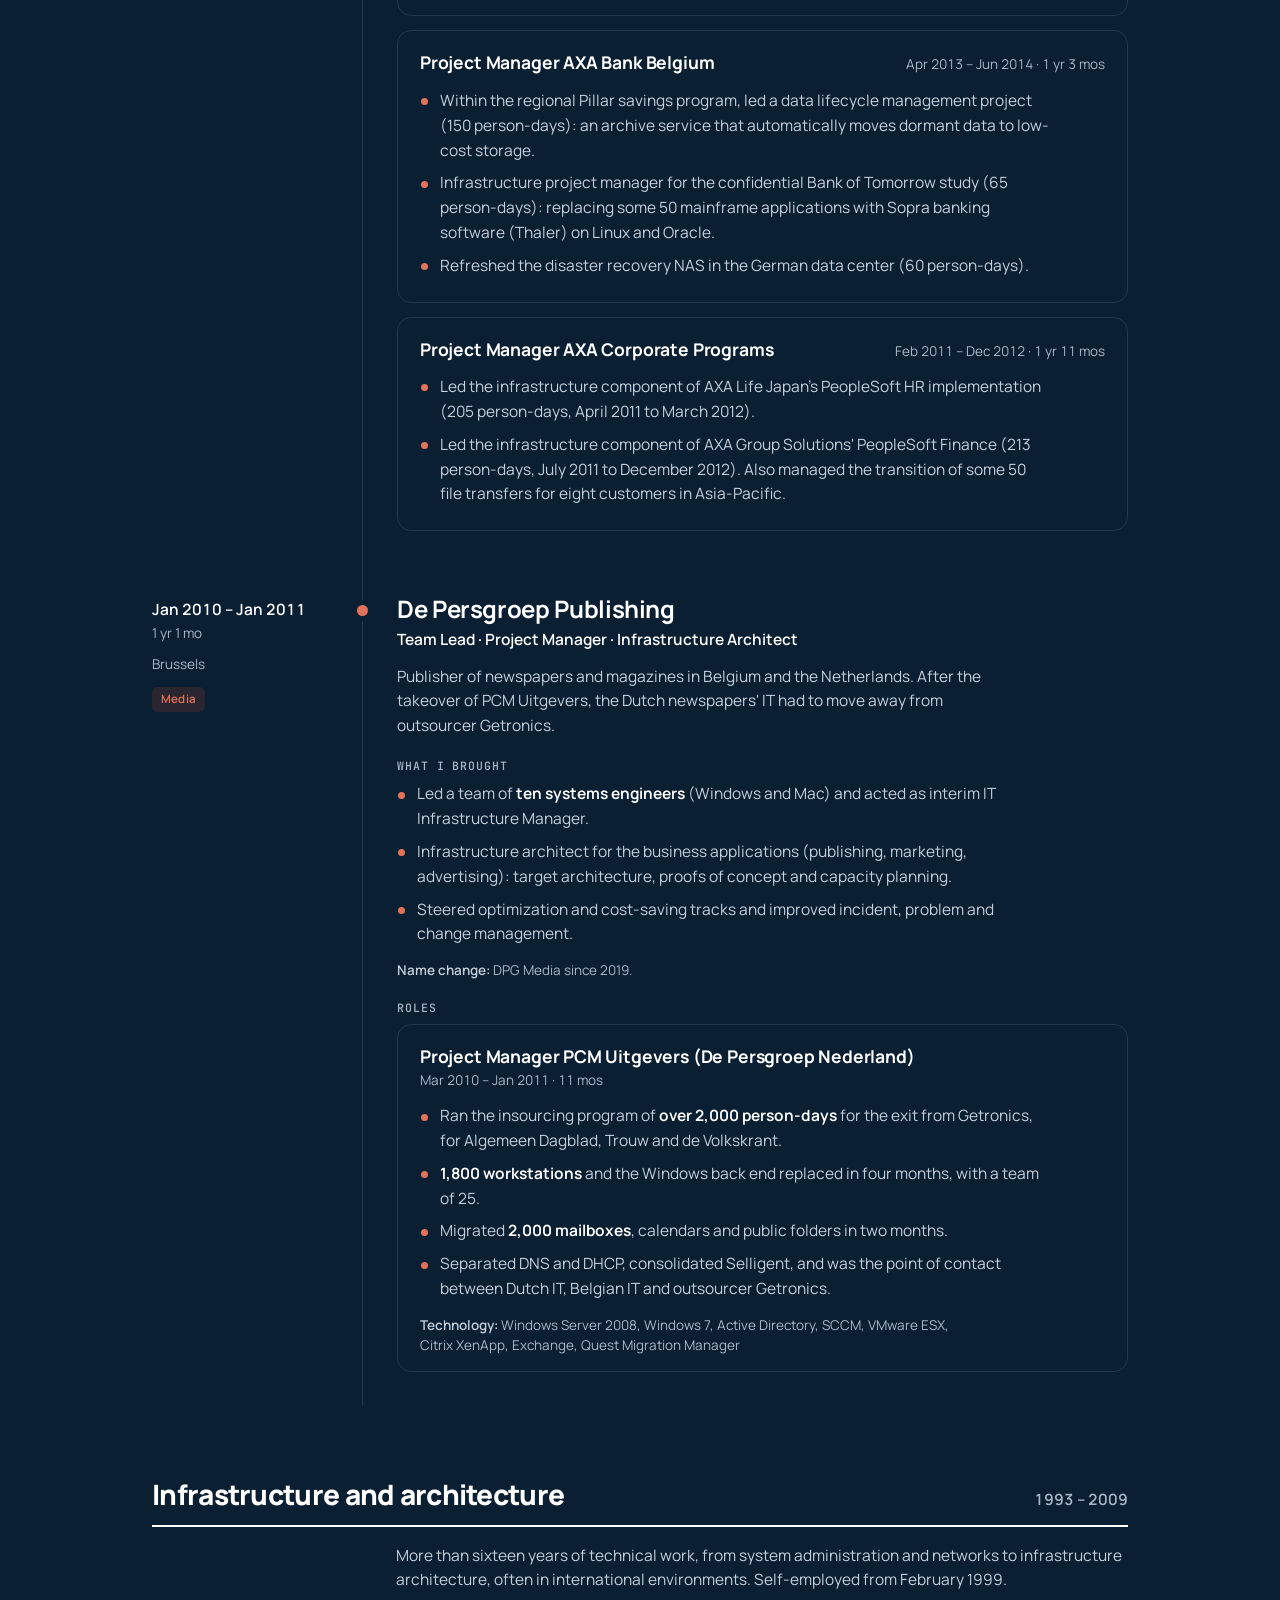
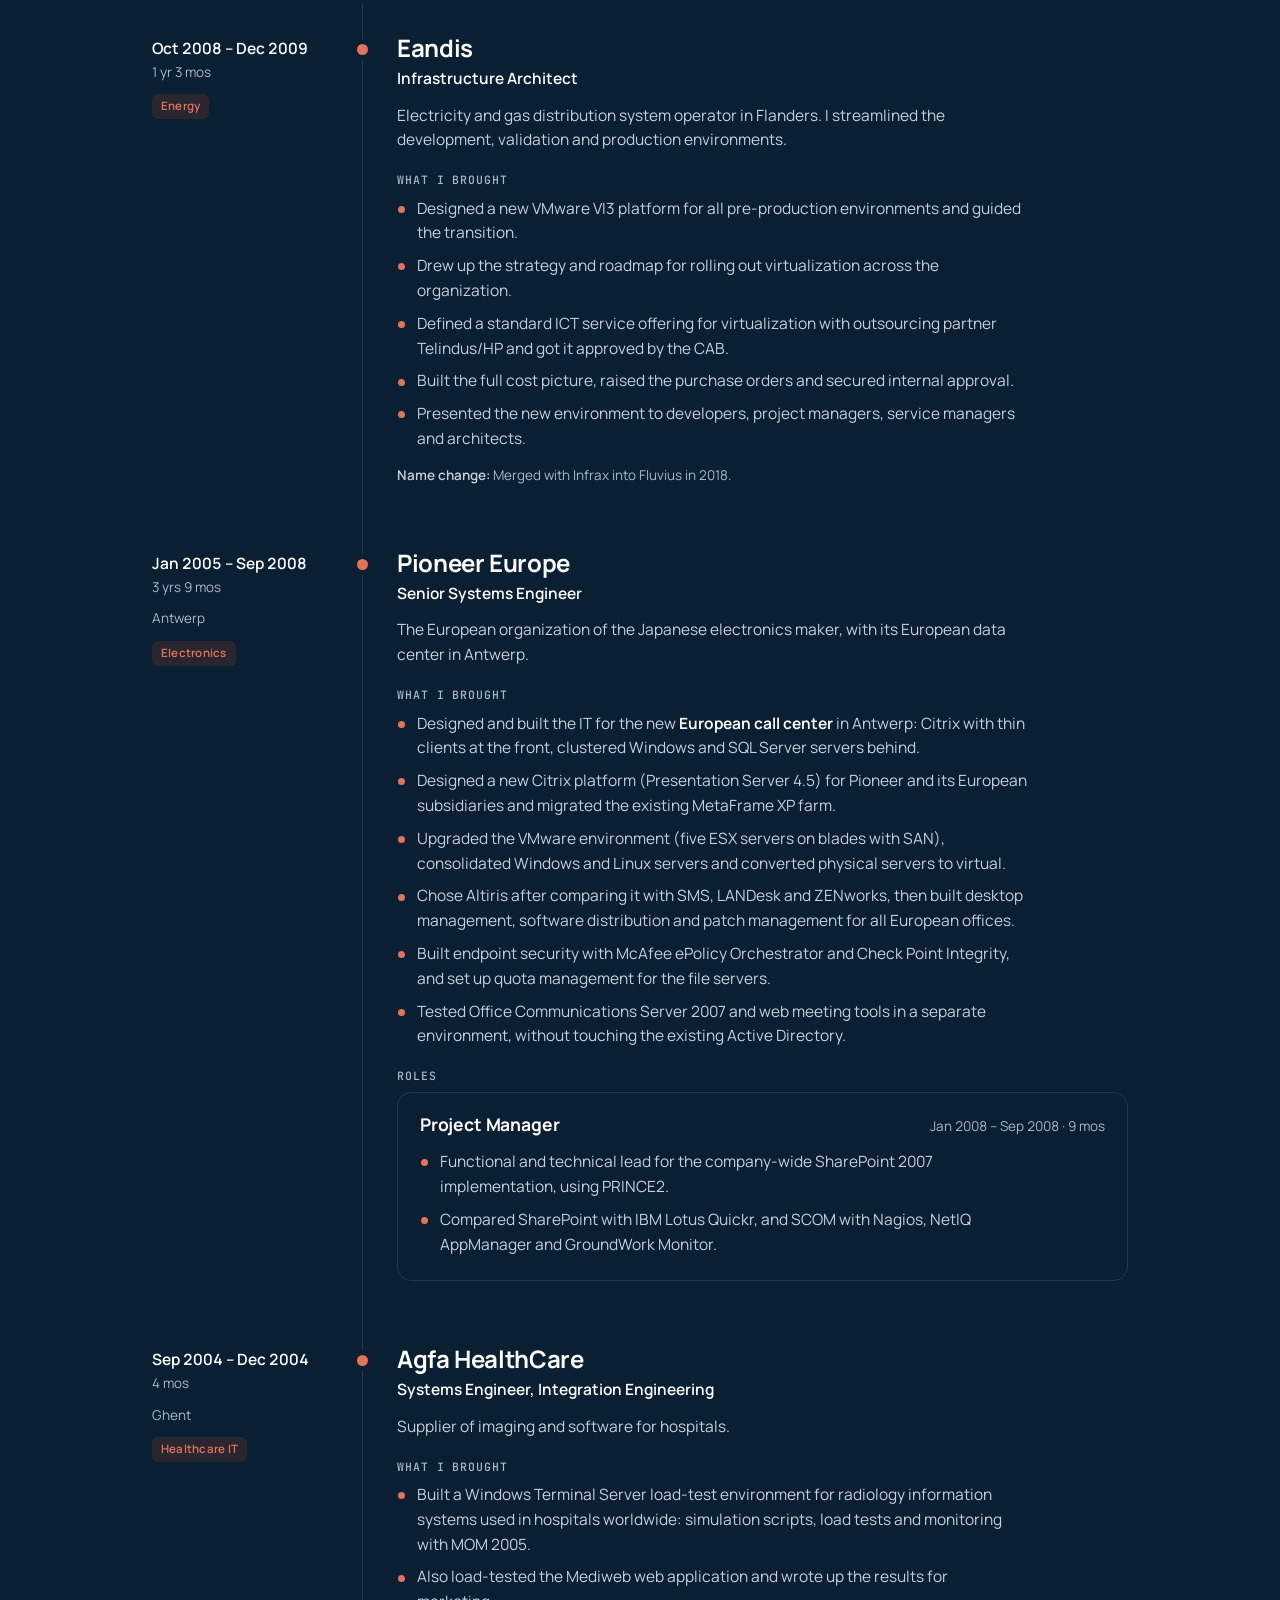
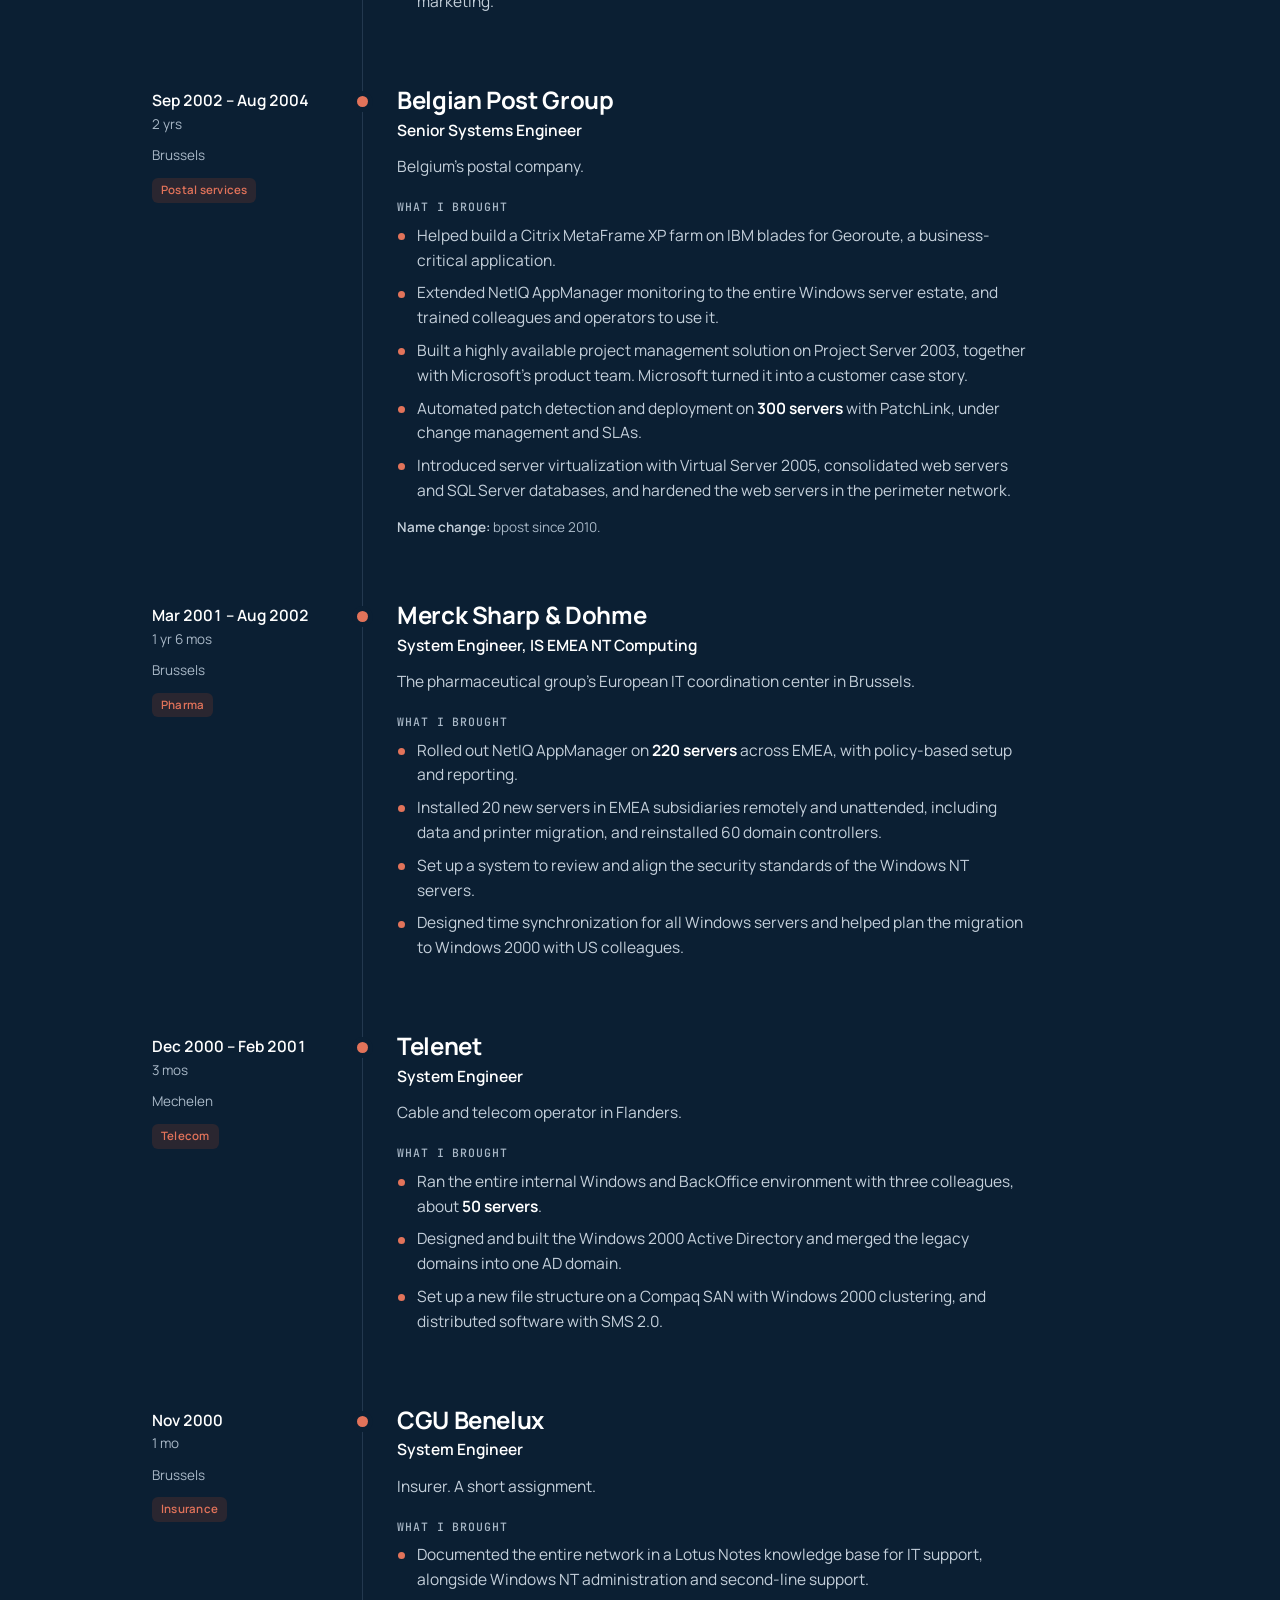
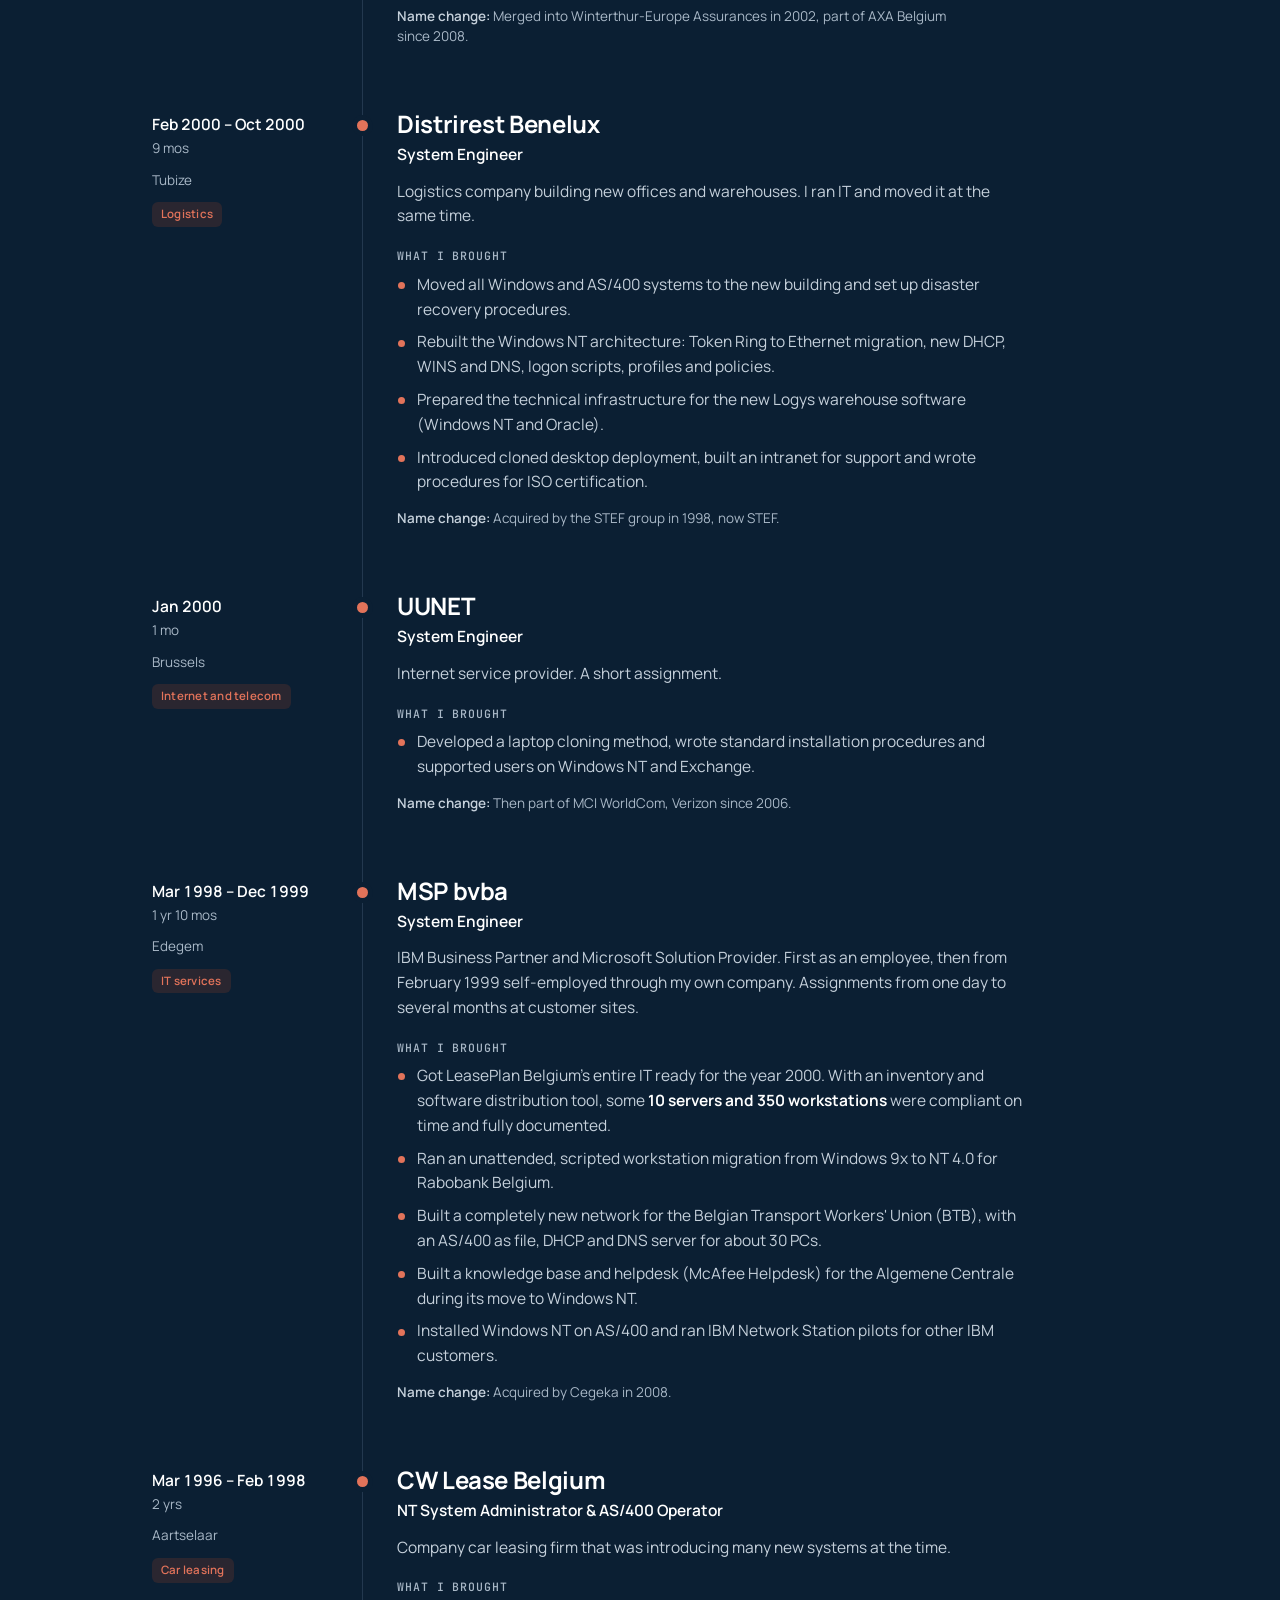
<file: en/experience.html>
<!doctype html>
<html lang="en">
<head>
<meta charset="utf-8">
<meta name="viewport" content="width=device-width, initial-scale=1">
<title>Filip Truyens · Experience</title>
<meta name="description" content="Complete overview of Filip Truyens&#x27; professional experience, from 1993 to today: every employer and client, with exact dates and key achievements.">
<meta name="author" content="Filip Truyens">
<meta property="og:type" content="profile">
<meta property="og:title" content="Filip Truyens · Experience">
<meta property="og:description" content="Complete overview of Filip Truyens&#x27; professional experience, from 1993 to today: every employer and client, with exact dates and key achievements.">
<link rel="canonical" href="https://filiptruyens.be/en/experience.html">
<link rel="alternate" hreflang="nl" href="https://filiptruyens.be/nl/ervaring.html">
<link rel="alternate" hreflang="fr" href="https://filiptruyens.be/fr/experience.html">
<link rel="alternate" hreflang="en" href="https://filiptruyens.be/en/experience.html">
<link rel="alternate" hreflang="x-default" href="https://filiptruyens.be/">
<meta property="og:url" content="https://filiptruyens.be/en/experience.html">
<meta property="og:locale" content="en_GB">
<meta property="og:image" content="https://filiptruyens.be/assets/og-site.png?v75">
<meta property="og:image:width" content="1200">
<meta property="og:image:height" content="627">
<meta property="og:image:alt" content="Filip Truyens · AI Advisor &amp; Forward Deployed Engineer · Senior IT Transformation Leader">
<meta name="theme-color" content="#0B1F33">
<link rel="icon" href="../assets/favicon.svg" type="image/svg+xml">
<link rel="preload" href="../assets/fonts/Manrope-Variable-latin.woff2" as="font" type="font/woff2" crossorigin>
<link rel="preload" href="../assets/fonts/JetBrainsMono-Variable-latin.woff2" as="font" type="font/woff2" crossorigin>
<link rel="stylesheet" href="../assets/site.css">
<style>@media print { @page {
  @bottom-left { content: "Filip Truyens · Experience · Updated 24 November 2026 · v75 · filiptruyens.be · linkedin.com/in/filiptruyens"; font: 500 7.5pt "Manrope", sans-serif; color: #5B6B7C; }
  @top-right { content: "Fender ICT bv · Goudbloemlaan 12, 2970 Schilde · BE0465.243.969 · filip@fenderict.be"; font: 500 7.5pt "Manrope", sans-serif; color: #8494A5; }
} }</style>
</head>
<body>
<header class="topbar">
  <div class="wrap">
    <a class="brand" href="#top"><svg viewBox="1.25 8.25 45.5 31.5" aria-hidden="true"><path d="M24 11.88 A14 14 0 0 1 24 36.12 A14 14 0 0 1 24 11.88 Z" fill="#C0442F"/><circle cx="17" cy="24" r="14" fill="none" stroke="currentColor" stroke-width="3.5"/><circle cx="31" cy="24" r="14" fill="none" stroke="currentColor" stroke-width="3.5"/></svg><span>Filip Truyens</span></a>
    <nav class="site-nav" aria-label="Pages">
      <a href="../en/about.html">About</a>
      <a href="../en/experience.html" aria-current="page">Experience</a>
      <a href="../en/education.html">Education</a>
    </nav>
    <nav class="lang" aria-label="Language">
      <a href="../nl/ervaring.html" hreflang="nl" lang="nl">NL</a>
      <a href="../fr/experience.html" hreflang="fr" lang="fr">FR</a>
      <a href="../en/experience.html" hreflang="en" lang="en" aria-current="page">EN</a>
    </nav>
  </div>
</header>

<main id="top" class="wrap">
<section class="hero">
  <div>
    <p class="eyebrow">Experience · 1993 – 2026</p>
    <h1>Filip Truyens</h1>
    <p class="lead">More than thirty years in IT. I started in technical roles. Later I led programs in organizations where mistakes are expensive, such as banks, insurers and government. Today I advise on AI and, as a Forward Deployed Engineer (FDE), build together with the client. I do this under my own brand, AI Advisory by Fender ICT.</p>
    <div class="actions">
      <a class="btn" href="../pdf/Filip-Truyens-Experience-EN.pdf" download><svg viewBox="0 0 16 16" fill="none" stroke="currentColor" stroke-width="1.7" stroke-linecap="round" stroke-linejoin="round" aria-hidden="true"><path d="M8 2v8.5M4.5 7 8 10.5 11.5 7M2.5 13.5h11"/></svg>This page</a>
      <a class="btn ghost" href="../pdf/Filip-Truyens-CV-EN.pdf" download><svg viewBox="0 0 16 16" fill="none" stroke="currentColor" stroke-width="1.7" stroke-linecap="round" stroke-linejoin="round" aria-hidden="true"><path d="M8 2v8.5M4.5 7 8 10.5 11.5 7M2.5 13.5h11"/></svg>Full CV</a>
      <a class="btn ghost" href="../pdf/Filip-Truyens-CV-summary-EN.pdf" download><svg viewBox="0 0 16 16" fill="none" stroke="currentColor" stroke-width="1.7" stroke-linecap="round" stroke-linejoin="round" aria-hidden="true"><path d="M8 2v8.5M4.5 7 8 10.5 11.5 7M2.5 13.5h11"/></svg>Short CV</a>
      <a class="btn ghost" href="https://www.linkedin.com/in/filiptruyens" rel="me noopener" target="_blank">LinkedIn<svg viewBox="0 0 16 16" fill="none" stroke="currentColor" stroke-width="1.7" stroke-linecap="round" stroke-linejoin="round" aria-hidden="true"><path d="M6 3H3v10h10v-3M9 2.5h4.5V7M13.5 2.5 7 9"/></svg></a>
    </div>
  </div>
  <img class="portrait" src="../assets/filip-truyens.jpg" alt="Portrait of Filip Truyens" width="480" height="480">
</section>

<section class="stats" aria-label="Key figures">
  <div class="stat"><b>33<i>+</i></b><span>years in IT, since April 1993</span></div>
  <div class="stat"><b>20</b><span>employers and clients</span></div>
  <div class="stat"><b>27</b><span>years running my own company</span></div>
</section>

<section class="overview" aria-labelledby="overzicht">
  <h2 id="overzicht">All roles at a glance</h2>
  <table>
    <thead><tr><th scope="col">Period</th><th scope="col" class="col-dur">Duration</th><th scope="col">Organization · Role</th></tr></thead>
    <tbody>
        <tr class="era-row"><td colspan="3">Today · 2026 – present</td></tr>
        <tr><td class="when">Oct 2026 – present</td><td class="dur col-dur"></td><td class="org"><a href="#fender-ict">AI Advisory by Fender ICT</a><span class="orole">Founder · AI Advisor &amp; Forward Deployed Engineer</span></td></tr>
        <tr class="era-row"><td colspan="3">Programs and leadership · 2010 – 2026</td></tr>
        <tr><td class="when">Mar 2021 – Sep 2026</td><td class="dur col-dur">5 yrs 7 mos</td><td class="org"><a href="#smals">Smals</a><span class="orole">Program Manager · Assistant IT Director</span></td></tr>
        <tr><td class="when">Nov 2018 – Feb 2021</td><td class="dur col-dur">2 yrs 4 mos</td><td class="org"><a href="#burger-brands">Burger Brands Belgium</a><span class="orole">Head of IT BeLux</span></td></tr>
        <tr><td class="when">May 2018 – Oct 2018</td><td class="dur col-dur">6 mos</td><td class="org"><a href="#belfius">Belfius</a><span class="orole">Project Manager Office 365</span></td></tr>
        <tr><td class="when">Nov 2015 – Apr 2018</td><td class="dur col-dur">2 yrs 6 mos</td><td class="org"><a href="#getronics">Getronics BeLux</a><span class="orole">Project Manager Managed Services</span></td></tr>
        <tr><td class="when">Oct 2014 – Oct 2015</td><td class="dur col-dur">1 yr 1 mo</td><td class="org"><a href="#deutsche-bank">Deutsche Bank Belgium</a><span class="orole">Project Manager Application Services</span></td></tr>
        <tr><td class="when">Feb 2011 – Sep 2014</td><td class="dur col-dur">3 yrs 8 mos</td><td class="org"><a href="#axa">AXA Technology Services Belgium</a><span class="orole">Program Manager · Project Manager</span></td></tr>
        <tr><td class="when">Jan 2010 – Jan 2011</td><td class="dur col-dur">1 yr 1 mo</td><td class="org"><a href="#de-persgroep">De Persgroep Publishing</a><span class="orole">Team Lead · Project Manager · Infrastructure Architect</span></td></tr>
        <tr class="era-row"><td colspan="3">Infrastructure and architecture · 1993 – 2009</td></tr>
        <tr><td class="when">Oct 2008 – Dec 2009</td><td class="dur col-dur">1 yr 3 mos</td><td class="org"><a href="#eandis">Eandis</a><span class="orole">Infrastructure Architect</span></td></tr>
        <tr><td class="when">Jan 2005 – Sep 2008</td><td class="dur col-dur">3 yrs 9 mos</td><td class="org"><a href="#pioneer">Pioneer Europe</a><span class="orole">Senior Systems Engineer</span></td></tr>
        <tr><td class="when">Sep 2004 – Dec 2004</td><td class="dur col-dur">4 mos</td><td class="org"><a href="#agfa">Agfa HealthCare</a><span class="orole">Systems Engineer, Integration Engineering</span></td></tr>
        <tr><td class="when">Sep 2002 – Aug 2004</td><td class="dur col-dur">2 yrs</td><td class="org"><a href="#bpost">Belgian Post Group</a><span class="orole">Senior Systems Engineer</span></td></tr>
        <tr><td class="when">Mar 2001 – Aug 2002</td><td class="dur col-dur">1 yr 6 mos</td><td class="org"><a href="#msd">Merck Sharp &amp; Dohme</a><span class="orole">System Engineer, IS EMEA NT Computing</span></td></tr>
        <tr><td class="when">Dec 2000 – Feb 2001</td><td class="dur col-dur">3 mos</td><td class="org"><a href="#telenet">Telenet</a><span class="orole">System Engineer</span></td></tr>
        <tr><td class="when">Nov 2000</td><td class="dur col-dur">1 mo</td><td class="org"><a href="#cgu">CGU Benelux</a><span class="orole">System Engineer</span></td></tr>
        <tr><td class="when">Feb 2000 – Oct 2000</td><td class="dur col-dur">9 mos</td><td class="org"><a href="#distrirest">Distrirest Benelux</a><span class="orole">System Engineer</span></td></tr>
        <tr><td class="when">Jan 2000</td><td class="dur col-dur">1 mo</td><td class="org"><a href="#uunet">UUNET</a><span class="orole">System Engineer</span></td></tr>
        <tr><td class="when">Mar 1998 – Dec 1999</td><td class="dur col-dur">1 yr 10 mos</td><td class="org"><a href="#msp">MSP bvba</a><span class="orole">System Engineer</span></td></tr>
        <tr><td class="when">Mar 1996 – Feb 1998</td><td class="dur col-dur">2 yrs</td><td class="org"><a href="#cw-lease">CW Lease Belgium</a><span class="orole">NT System Administrator &amp; AS/400 Operator</span></td></tr>
        <tr><td class="when">Aug 1995 – Nov 1995</td><td class="dur col-dur">4 mos</td><td class="org"><a href="#mfs">MFS Communications</a><span class="orole">Data Analyst</span></td></tr>
        <tr><td class="when">Apr 1993 – Jul 1995</td><td class="dur col-dur">2 yrs 4 mos</td><td class="org"><a href="#zuidnatie">Zuidnatie</a><span class="orole">Novell System Administrator &amp; Functional Analyst</span></td></tr>
    </tbody>
  </table>
</section>

<section class="era" id="nu" aria-labelledby="h-nu">
  <div class="era-head">
    <h2 id="h-nu">Today</h2>
    <span class="years">2026 – present</span>
  </div>
  <p class="era-intro">Full time in my own company, with advice on AI, co-creation as a Forward Deployed Engineer, and training.</p>
  <article class="job" id="fender-ict">
    <div class="meta">
      <span class="dates"><time datetime="2026-10">Oct 2026 – present</time></span>
      
      <span class="place">Schilde</span>
      <span class="sector">Own company</span>
    </div>
    <div class="body">
      <h3>AI Advisory by Fender ICT</h3>
      <p class="role">Founder · AI Advisor &amp; Forward Deployed Engineer</p>
      <p class="context">My own company, founded in February 1999. It started as a management company. Today it is the base for AI Advisory, with advice on AI, co-creation as a Forward Deployed Engineer, and training.</p>
      <p class="label">What I am working on</p>
      <ul class="wins">
        <li>For a large food producer in the Antwerp region, I gave the CEO hands-on training to build a personal AIOS with Claude. Then I set up their Claude Team workspace, with security and governance in order.</li>
        <li>For a small travel agency in the Leuven region, I set up a shared AI workspace in ChatGPT Business together with the team. They now work consistently with their own tone of voice, house style and house rules. I also moved their customer portal to Hostinger and brought the code up to a recent PHP version, with the latest security updates.</li>
        <li>Since late 2025 I have been building my own AI working environment. It has a growing library of skills, a memory and AI agents that I configure myself. I use it every day for research, software and documentation.</li>
        <li>For my clients, analysis and documentation work that used to take <strong>weeks</strong> now takes <strong>days</strong>.</li>
      </ul>



    </div>
  </article>
</section>

<section class="era" id="leiding" aria-labelledby="h-leiding">
  <div class="era-head">
    <h2 id="h-leiding">Programs and leadership</h2>
    <span class="years">2010 – 2026</span>
  </div>
  <p class="era-intro">Programs, projects and IT leadership in government, banking, insurance, IT services, media and even retail.</p>
  <article class="job long" id="smals">
    <div class="meta">
      <span class="dates"><time datetime="2021-03">Mar 2021 – Sep 2026</time></span>
      <span class="dur">5 yrs 7 mos</span>
      <span class="place">Brussels</span>
      <span class="sector">Public sector</span>
    </div>
    <div class="body">
      <h3>Smals</h3>
      <p class="role">Program Manager · Assistant IT Director</p>
      <p class="context">The shared IT provider for Belgian social security and the federal government. I ran programs that touched the whole organization and its member institutions, in a heavily regulated environment.</p>
      <p class="label">What I brought</p>
      <ul class="wins">
        <li>Ran <strong>three strategic programs at once</strong>: public cloud, cybersecurity and emerging technologies, reporting to senior management through recurring steering committees.</li>
        <li>Turned regulation (NIS-2, CyberFundamentals, ISO 27001) and technical risk into priorities, budgets and roadmaps that management could decide on.</li>
        <li>In 2026, built <strong>two working applications</strong> with AI agents: a NIS-2 evidence factory and a capacity planner for some forty technical teams.</li>
      </ul>


      <p class="label">Roles</p>
      <div class="roles">
      <section class="subrole">
        <header>
          <h4>Program Manager Post-Quantum Cryptography</h4>
          <span class="sd"><time datetime="2025-09">Sep 2025 – Sep 2026</time> · 1 yr 1 mo</span>
        </header>
      <ul class="wins">
        <li>Made senior management aware of what quantum computing means for today's encryption.</li>
        <li>Drew up a post-quantum readiness roadmap with Smals Research and took part in the EU-funded workshops.</li>
        <li>Worked out a crypto-agility approach with Enterprise Architecture, moving toward a single view of all hardware and software components (a global unified bill of materials).</li>
        <li>Wrote a vision paper on lifecycle management to reduce technical debt across infrastructure, platforms and applications.</li>
      </ul>

      </section>
      <section class="subrole">
        <header>
          <h4>Program Manager Public Cloud &amp; AI</h4>
          <span class="sd"><time datetime="2024-06">Jun 2024 – Sep 2026</time> · 2 yrs 4 mos</span>
        </header>
      <ul class="wins">
        <li>Set up the program: governance, roadmap, and the launch and follow-up of every project.</li>
        <li>Defined the public cloud strategy with C-level executives (Azure, AWS, Google Cloud).</li>
        <li>Brought procurement, internal security, finance, HR and the AI Competence Center together on public tenders through the EU framework contract OCRE-GÉANT, data sovereignty, FinOps, training and the first generative AI pilots.</li>
        <li>Worked on several AI proofs of concept, including one with Microsoft Fabric and Databricks.</li>
        <li>Coached technical project managers through studies, proofs of concept and pilots: landing zones, automation, governance and confidential computing.</li>
        <li>Helped set up the <strong>Public Cloud Center of Excellence</strong> for the public social security institutions (OISZ) and co-wrote its strategic principles.</li>
        <li>Worked with the federal public cloud task force on policies and technical policy packs, managed cloud providers and integrators, and ran info sessions for member institutions.</li>
      </ul>
      <p class="tech"><b>Technology:</b> Azure, AWS, Google Cloud, Microsoft Fabric, Databricks, Entra ID, PIM, FinOps, DevOps, CloudOps, CAF, CI/CD, confidential computing</p>
      </section>
      <section class="subrole">
        <header>
          <h4>Program Manager Security</h4>
          <span class="sd"><time datetime="2023-01">Jan 2023 – Sep 2026</time> · 3 yrs 9 mos</span>
        </header>
      <ul class="wins">
        <li>Led a self-assessment of the security posture with all stakeholders across Smals.</li>
        <li>Built a multi-year program to close the gaps, weighed on cost, risk, priority and feasibility.</li>
        <li>Oversaw the rollout of new security services (SOC, SIEM, CSIRT, vulnerability management, threat intelligence) and products (EDR/XDR, pentesting, forensics, honeypots) for Smals and its members.</li>
        <li>Prepared Smals for NIS-2, with policies and procedures, in close contact with the CCB.</li>
        <li>In April 2026, built an automated evidence factory for NIS-2 and CyberFundamentals. It pulls configuration and control data from dozens of systems through their APIs and turns it into audit-ready reporting. <strong>Weeks of manual work before every audit</strong> became a repeatable run.</li>
      </ul>
      <p class="tech"><b>Technology:</b> ISO 27001/2, NIS-2, CCB CyberFundamentals, NIST CSF, C2M2, OWASP SAMM, COBIT</p>
      </section>
      <section class="subrole">
        <header>
          <h4>Project Portfolio Manager</h4>
          <span class="sd"><time datetime="2022-07">Jul 2022 – Sep 2026</time> · 4 yrs 3 mos</span>
        </header>
      <ul class="wins">
        <li>Co-wrote the infrastructure roadmap in line with Smals' strategy, then steered its execution.</li>
        <li>Helped prioritize the Infrastructure &amp; Support portfolio and set up recurring reporting.</li>
        <li>Matched people and profiles to the expected workload, and helped improve project methodology and capacity management.</li>
        <li>In July 2026, built a Resource Capacity Planner: one live view of operational load against project work for <strong>some forty technical teams</strong>, at three levels (team lead, division head, Office of the CTO). From data model to dashboards, running in production on Google Cloud. The tool replaced spreadsheets nobody fully trusted.</li>
      </ul>
      <p class="tech"><b>Technology:</b> Sciforma, Confluence, Jira, Google Cloud</p>
      </section>
      <section class="subrole">
        <header>
          <h4>Transversal Project Manager</h4>
          <span class="sd"><time datetime="2021-03">Mar 2021 – Jun 2023</time> · 2 yrs 4 mos</span>
        </header>
      <ul class="wins">
        <li>Steered Smals' delivery and customer-facing teams toward one highly available, highly secure DevOps platform for several health and social care applications.</li>
        <li>Customers: RIZIV-INAMI (Recip-e, UHMEP, Vidis, SAMv2) and the Flemish Agency for Care and Health (Vitalink FHIR).</li>
        <li>Brought containers, CI/CD, privileged access management and secrets management together in one managed service.</li>
        <li>Owned it end to end: planning, communication, reporting to the customer and DPOs, technical implementation, support handover, cost calculation and invoicing.</li>
      </ul>
      <p class="tech"><b>Technology:</b> Hyperconverged compute, VMware, Red Hat OpenShift, PostgreSQL, Ansible, CloudForms, Fluentd, Elasticsearch, AMQ, CyberArk PAM, CyberArk Conjur, Wallix PAM</p>
      </section>
      </div>
    </div>
  </article>
  <article class="job long" id="burger-brands">
    <div class="meta">
      <span class="dates"><time datetime="2018-11">Nov 2018 – Feb 2021</time></span>
      <span class="dur">2 yrs 4 mos</span>
      <span class="place">Antwerp</span>
      <span class="sector">Retail and franchising</span>
    </div>
    <div class="body">
      <h3>Burger Brands Belgium</h3>
      <p class="role">Head of IT BeLux</p>
      <p class="context">Operator and franchisor of three quick-service brands in Belgium and Luxembourg: Quick, Burger King and GoFish. More than 110 restaurants, company-owned and franchised, across five sales channels. I led IT with a team of eight and sat on the leadership team.</p>
      <p class="label">What I brought</p>
      <ul class="wins">
        <li><strong>€266K</strong> saved in 2019 on an annual IT operating budget of €1.5M.</li>
        <li><strong>15%</strong> higher franchisee satisfaction with IT, as measured in a survey.</li>
        <li>Outsourced first-line support to partner NCR in Belgrade.</li>
        <li>Organized the IT team of eight into three cells: operations, support and projects.</li>
        <li>Delivered IT for <strong>15 to 20</strong> Burger King and GoFish openings and Quick conversions a year, across till, kiosk, delivery, drive-thru and click &amp; collect.</li>
        <li>Led the rollout of ordering kiosks, the optimization of the TALAN ERP system and the move from the loyalty app to click &amp; collect.</li>
        <li>Ran public and private cloud (Azure, Office 365) locally and for the group, with peers in Luxembourg, France, Italy, Germany, Poland and Switzerland. Also handled IT requests from headquarters and from the Burger King group for Southern and Eastern Europe.</li>
        <li>Prepared the CAPEX and OPEX budgets, renegotiated supplier contracts, supported the DPO on GDPR and presented IT plans and their cost to franchisees and the board.</li>
      </ul>
      <p class="tech"><b>Technology:</b> Azure, Office 365, Power BI, QlikView, Jira</p>


    </div>
  </article>
  <article class="job" id="belfius">
    <div class="meta">
      <span class="dates"><time datetime="2018-05">May 2018 – Oct 2018</time></span>
      <span class="dur">6 mos</span>
      <span class="place">Brussels</span>
      <span class="sector">Banking and insurance</span>
    </div>
    <div class="body">
      <h3>Belfius</h3>
      <p class="role">Project Manager Office 365</p>
      <p class="context">Belgian bank and insurer. I ran the risk and compliance stream of the strategic Office 365 program.</p>
      <p class="label">What I brought</p>
      <ul class="wins">
        <li>Got the National Bank of Belgium, Microsoft and internal functions (legal, security, non-financial risk, compliance, data protection, contracts and audit) aligned.</li>
        <li>Guided the program through the internal and regulatory advisory process on outsourcing, including the materiality assessment, Cloud Risk Assessment and DPIA.</li>
        <li>Laid out the path for deploying and managing Office 365 at Belfius.</li>
      </ul>



    </div>
  </article>
  <article class="job long" id="getronics">
    <div class="meta">
      <span class="dates"><time datetime="2015-11">Nov 2015 – Apr 2018</time></span>
      <span class="dur">2 yrs 6 mos</span>
      <span class="place">Brussels</span>
      <span class="sector">IT services</span>
    </div>
    <div class="body">
      <h3>Getronics BeLux</h3>
      <p class="role">Project Manager Managed Services</p>
      <p class="context">IT service provider in Belgium and Luxembourg. I led infrastructure projects for managed services customers, with teams in Belgium and India.</p>
      <p class="label">What I brought</p>
      <ul class="wins">
        <li>Migrated <strong>more than 500 Argenta branches</strong> and several partners to a new DMZ, together with other suppliers. Any failure meant branch downtime. Delivered on time, to specification and within budget.</li>
        <li>Also moved an Argenta data center to Geleen (the Netherlands).</li>
        <li>Led an end-to-end insourcing for Argenx: infrastructure (vBlock, Office 365, SIP trunk, MPLS) and managed services (service desk, field services, monitoring).</li>
        <li>Led the LAN refresh with Cisco ISE for Record Bank, the WAN renewal for Bank Nagelmackers and a digital workspace for the World Steel Association.</li>
        <li>Headed the eight-month digital collaboration project for the City of Mechelen: Cisco telephony, contact center, Jabber and WebEx.</li>
        <li>Migrated Getronics' own monitoring from Smarts and NetIQ to ManageEngine, with a team at Getronics India.</li>
        <li>Guided internal process improvement with BPMN and helped the bid management team write proposals.</li>
      </ul>


      <p class="label">Roles</p>
      <div class="roles">
      <section class="subrole">
        <header>
          <h4>Information Security Manager</h4>
          <span class="sd"><time datetime="2016-11">Nov 2016 – Oct 2017</time> · 1 yr</span>
        </header>
          <p class="note">Alongside my project management role.</p>
      <ul class="wins">
        <li><strong>ISO 27001</strong> and <strong>ISAE 3402</strong> (type I and II) certification for Getronics Belgium and Luxembourg, achieved <strong>in ten months</strong>.</li>
        <li>Set up the ISMS: business case and scope, risk assessment and statement of applicability, policies and procedures, internal and external audits, management reviews.</li>
        <li>Reported directly to the CEO, CFO, COO and CISO, and helped prepare for GDPR.</li>
      </ul>

      </section>
      </div>
    </div>
  </article>
  <article class="job" id="deutsche-bank">
    <div class="meta">
      <span class="dates"><time datetime="2014-10">Oct 2014 – Oct 2015</time></span>
      <span class="dur">1 yr 1 mo</span>
      <span class="place">Brussels</span>
      <span class="sector">Banking</span>
    </div>
    <div class="body">
      <h3>Deutsche Bank Belgium</h3>
      <p class="role">Project Manager Application Services</p>
      <p class="context">The Belgian arm of Deutsche Bank. I worked in the Online Banking domain.</p>
      <p class="label">What I brought</p>
      <ul class="wins">
        <li>Led the release and environment management streams in Vittoria, the European Online Banking program of <strong>over €15M</strong>, built on ACI, Backbase and Alfresco. Also acted as product owner (Scrum).</li>
        <li>Steered several streams in the Essential Maintenance program (€4.4M), largely to remediate group audit findings.</li>
        <li>Renewed the technical stack of Online Banking and the Deutsche Bank Portal in Belgium, together with IBM.</li>
        <li>Secured the integrity of all source code developed in Belgium, with full traceability from development to production. Followed the group SDLC standards and the recommendations of the banking regulators.</li>
      </ul>
      <p class="tech"><b>Technology:</b> Subversion, Git, Maven, TeamCity, Nexus, uDeploy, Veracode, Apache, IIS, .NET</p>


    </div>
  </article>
  <article class="job long" id="axa">
    <div class="meta">
      <span class="dates"><time datetime="2011-02">Feb 2011 – Sep 2014</time></span>
      <span class="dur">3 yrs 8 mos</span>
      <span class="place">Brussels</span>
      <span class="sector">Insurance</span>
    </div>
    <div class="body">
      <h3>AXA Technology Services Belgium</h3>
      <p class="role">Program Manager · Project Manager</p>
      <p class="context">The AXA group's IT provider, North and East Europe region, with data centers in Germany. I led a group-wide program and several infrastructure projects there.</p>
      <p class="label">What I brought</p>
      <ul class="wins">
        <li>Led Nostradamus (RMPS2) for three years, a transformation program of <strong>over 2,000 person-days</strong> for AXA Group Solutions in France.</li>
        <li>Delivered a private cloud that became <strong>the benchmark for all risk modelling applications</strong> across the AXA group.</li>
        <li>Also led infrastructure projects for AXA Bank Belgium and for the PeopleSoft implementations of AXA Group Solutions and AXA Life Japan.</li>
      </ul>

      <p class="tech"><b>Name change:</b> AXA Group Operations since 2019.</p>
      <p class="label">Roles</p>
      <div class="roles">
      <section class="subrole">
        <header>
          <h4>Program Manager Risk Management Platform Solutions (Nostradamus)</h4>
          <span class="sd"><time datetime="2011-10">Oct 2011 – Sep 2014</time> · 3 yrs</span>
        </header>
      <ul class="wins">
        <li>Wrote the business case with three scenarios (private, hybrid and public cloud). This positioned AXA Tech in direct competition with Amazon AWS and Microsoft Azure, on price, service and expertise.</li>
        <li>Built the private cloud from March 2012, with a self-service portal and hourly, usage-based charge-back. Delivered on <strong>11 July 2012</strong> after four months of building: on time, on budget and to specification.</li>
        <li>Onboarded the first customer, AXA Hedging Services, in September 2012, followed by other risk modelling customers.</li>
        <li>Defined the operating model (incident, problem, change), with technical and billing reporting, and negotiated new SLAs.</li>
        <li>Steered the move from IBM to HP blades and added the private cloud offer to the service catalog.</li>
        <li>Helped shape the group strategy for private and public cloud, defended the investments before the investment committee and promoted the platform to AXA entities worldwide.</li>
      </ul>
      <p class="tech"><b>Technology:</b> VMware, Citrix PVS, Citrix XenApp, MS HPC, Tibco DataSynapse, BMC Atrium Orchestrator, HP blades, EMC SAN, NetApp NAS, Prophet, MoSes, Algo Risk, ReMetrica</p>
      </section>
      <section class="subrole">
        <header>
          <h4>Project Manager AXA Bank Belgium</h4>
          <span class="sd"><time datetime="2013-04">Apr 2013 – Jun 2014</time> · 1 yr 3 mos</span>
        </header>
      <ul class="wins">
        <li>Within the regional Pillar savings program, led a data lifecycle management project (150 person-days): an archive service that automatically moves dormant data to low-cost storage.</li>
        <li>Infrastructure project manager for the confidential Bank of Tomorrow study (65 person-days): replacing some 50 mainframe applications with Sopra banking software (Thaler) on Linux and Oracle.</li>
        <li>Refreshed the disaster recovery NAS in the German data center (60 person-days).</li>
      </ul>

      </section>
      <section class="subrole">
        <header>
          <h4>Project Manager AXA Corporate Programs</h4>
          <span class="sd"><time datetime="2011-02">Feb 2011 – Dec 2012</time> · 1 yr 11 mos</span>
        </header>
      <ul class="wins">
        <li>Led the infrastructure component of AXA Life Japan's PeopleSoft HR implementation (205 person-days, April 2011 to March 2012).</li>
        <li>Led the infrastructure component of AXA Group Solutions' PeopleSoft Finance (213 person-days, July 2011 to December 2012). Also managed the transition of some 50 file transfers for eight customers in Asia-Pacific.</li>
      </ul>

      </section>
      </div>
    </div>
  </article>
  <article class="job long" id="de-persgroep">
    <div class="meta">
      <span class="dates"><time datetime="2010-01">Jan 2010 – Jan 2011</time></span>
      <span class="dur">1 yr 1 mo</span>
      <span class="place">Brussels</span>
      <span class="sector">Media</span>
    </div>
    <div class="body">
      <h3>De Persgroep Publishing</h3>
      <p class="role">Team Lead · Project Manager · Infrastructure Architect</p>
      <p class="context">Publisher of newspapers and magazines in Belgium and the Netherlands. After the takeover of PCM Uitgevers, the Dutch newspapers' IT had to move away from outsourcer Getronics.</p>
      <p class="label">What I brought</p>
      <ul class="wins">
        <li>Led a team of <strong>ten systems engineers</strong> (Windows and Mac) and acted as interim IT Infrastructure Manager.</li>
        <li>Infrastructure architect for the business applications (publishing, marketing, advertising): target architecture, proofs of concept and capacity planning.</li>
        <li>Steered optimization and cost-saving tracks and improved incident, problem and change management.</li>
      </ul>

      <p class="tech"><b>Name change:</b> DPG Media since 2019.</p>
      <p class="label">Roles</p>
      <div class="roles">
      <section class="subrole">
        <header>
          <h4>Project Manager PCM Uitgevers (De Persgroep Nederland)</h4>
          <span class="sd"><time datetime="2010-03">Mar 2010 – Jan 2011</time> · 11 mos</span>
        </header>
      <ul class="wins">
        <li>Ran the insourcing program of <strong>over 2,000 person-days</strong> for the exit from Getronics, for Algemeen Dagblad, Trouw and de Volkskrant.</li>
        <li><strong>1,800 workstations</strong> and the Windows back end replaced in four months, with a team of 25.</li>
        <li>Migrated <strong>2,000 mailboxes</strong>, calendars and public folders in two months.</li>
        <li>Separated DNS and DHCP, consolidated Selligent, and was the point of contact between Dutch IT, Belgian IT and outsourcer Getronics.</li>
      </ul>
      <p class="tech"><b>Technology:</b> Windows Server 2008, Windows 7, Active Directory, SCCM, VMware ESX, Citrix XenApp, Exchange, Quest Migration Manager</p>
      </section>
      </div>
    </div>
  </article>
</section>

<section class="era" id="infra" aria-labelledby="h-infra">
  <div class="era-head">
    <h2 id="h-infra">Infrastructure and architecture</h2>
    <span class="years">1993 – 2009</span>
  </div>
  <p class="era-intro">More than sixteen years of technical work, from system administration and networks to infrastructure architecture, often in international environments. Self-employed from February 1999.</p>
  <article class="job long" id="eandis">
    <div class="meta">
      <span class="dates"><time datetime="2008-10">Oct 2008 – Dec 2009</time></span>
      <span class="dur">1 yr 3 mos</span>
      
      <span class="sector">Energy</span>
    </div>
    <div class="body">
      <h3>Eandis</h3>
      <p class="role">Infrastructure Architect</p>
      <p class="context">Electricity and gas distribution system operator in Flanders. I streamlined the development, validation and production environments.</p>
      <p class="label">What I brought</p>
      <ul class="wins">
        <li>Designed a new VMware VI3 platform for all pre-production environments and guided the transition.</li>
        <li>Drew up the strategy and roadmap for rolling out virtualization across the organization.</li>
        <li>Defined a standard ICT service offering for virtualization with outsourcing partner Telindus/HP and got it approved by the CAB.</li>
        <li>Built the full cost picture, raised the purchase orders and secured internal approval.</li>
        <li>Presented the new environment to developers, project managers, service managers and architects.</li>
      </ul>

      <p class="tech"><b>Name change:</b> Merged with Infrax into Fluvius in 2018.</p>

    </div>
  </article>
  <article class="job long" id="pioneer">
    <div class="meta">
      <span class="dates"><time datetime="2005-01">Jan 2005 – Sep 2008</time></span>
      <span class="dur">3 yrs 9 mos</span>
      <span class="place">Antwerp</span>
      <span class="sector">Electronics</span>
    </div>
    <div class="body">
      <h3>Pioneer Europe</h3>
      <p class="role">Senior Systems Engineer</p>
      <p class="context">The European organization of the Japanese electronics maker, with its European data center in Antwerp.</p>
      <p class="label">What I brought</p>
      <ul class="wins">
        <li>Designed and built the IT for the new <strong>European call center</strong> in Antwerp: Citrix with thin clients at the front, clustered Windows and SQL Server servers behind.</li>
        <li>Designed a new Citrix platform (Presentation Server 4.5) for Pioneer and its European subsidiaries and migrated the existing MetaFrame XP farm.</li>
        <li>Upgraded the VMware environment (five ESX servers on blades with SAN), consolidated Windows and Linux servers and converted physical servers to virtual.</li>
        <li>Chose Altiris after comparing it with SMS, LANDesk and ZENworks, then built desktop management, software distribution and patch management for all European offices.</li>
        <li>Built endpoint security with McAfee ePolicy Orchestrator and Check Point Integrity, and set up quota management for the file servers.</li>
        <li>Tested Office Communications Server 2007 and web meeting tools in a separate environment, without touching the existing Active Directory.</li>
      </ul>


      <p class="label">Roles</p>
      <div class="roles">
      <section class="subrole">
        <header>
          <h4>Project Manager</h4>
          <span class="sd"><time datetime="2008-01">Jan 2008 – Sep 2008</time> · 9 mos</span>
        </header>
      <ul class="wins">
        <li>Functional and technical lead for the company-wide SharePoint 2007 implementation, using PRINCE2.</li>
        <li>Compared SharePoint with IBM Lotus Quickr, and SCOM with Nagios, NetIQ AppManager and GroundWork Monitor.</li>
      </ul>

      </section>
      </div>
    </div>
  </article>
  <article class="job" id="agfa">
    <div class="meta">
      <span class="dates"><time datetime="2004-09">Sep 2004 – Dec 2004</time></span>
      <span class="dur">4 mos</span>
      <span class="place">Ghent</span>
      <span class="sector">Healthcare IT</span>
    </div>
    <div class="body">
      <h3>Agfa HealthCare</h3>
      <p class="role">Systems Engineer, Integration Engineering</p>
      <p class="context">Supplier of imaging and software for hospitals.</p>
      <p class="label">What I brought</p>
      <ul class="wins">
        <li>Built a Windows Terminal Server load-test environment for radiology information systems used in hospitals worldwide: simulation scripts, load tests and monitoring with MOM 2005.</li>
        <li>Also load-tested the Mediweb web application and wrote up the results for marketing.</li>
      </ul>



    </div>
  </article>
  <article class="job long" id="bpost">
    <div class="meta">
      <span class="dates"><time datetime="2002-09">Sep 2002 – Aug 2004</time></span>
      <span class="dur">2 yrs</span>
      <span class="place">Brussels</span>
      <span class="sector">Postal services</span>
    </div>
    <div class="body">
      <h3>Belgian Post Group</h3>
      <p class="role">Senior Systems Engineer</p>
      <p class="context">Belgium's postal company.</p>
      <p class="label">What I brought</p>
      <ul class="wins">
        <li>Helped build a Citrix MetaFrame XP farm on IBM blades for Georoute, a business-critical application.</li>
        <li>Extended NetIQ AppManager monitoring to the entire Windows server estate, and trained colleagues and operators to use it.</li>
        <li>Built a highly available project management solution on Project Server 2003, together with Microsoft's product team. Microsoft turned it into a customer case story.</li>
        <li>Automated patch detection and deployment on <strong>300 servers</strong> with PatchLink, under change management and SLAs.</li>
        <li>Introduced server virtualization with Virtual Server 2005, consolidated web servers and SQL Server databases, and hardened the web servers in the perimeter network.</li>
      </ul>

      <p class="tech"><b>Name change:</b> bpost since 2010.</p>

    </div>
  </article>
  <article class="job" id="msd">
    <div class="meta">
      <span class="dates"><time datetime="2001-03">Mar 2001 – Aug 2002</time></span>
      <span class="dur">1 yr 6 mos</span>
      <span class="place">Brussels</span>
      <span class="sector">Pharma</span>
    </div>
    <div class="body">
      <h3>Merck Sharp &amp; Dohme</h3>
      <p class="role">System Engineer, IS EMEA NT Computing</p>
      <p class="context">The pharmaceutical group's European IT coordination center in Brussels.</p>
      <p class="label">What I brought</p>
      <ul class="wins">
        <li>Rolled out NetIQ AppManager on <strong>220 servers</strong> across EMEA, with policy-based setup and reporting.</li>
        <li>Installed 20 new servers in EMEA subsidiaries remotely and unattended, including data and printer migration, and reinstalled 60 domain controllers.</li>
        <li>Set up a system to review and align the security standards of the Windows NT servers.</li>
        <li>Designed time synchronization for all Windows servers and helped plan the migration to Windows 2000 with US colleagues.</li>
      </ul>



    </div>
  </article>
  <article class="job" id="telenet">
    <div class="meta">
      <span class="dates"><time datetime="2000-12">Dec 2000 – Feb 2001</time></span>
      <span class="dur">3 mos</span>
      <span class="place">Mechelen</span>
      <span class="sector">Telecom</span>
    </div>
    <div class="body">
      <h3>Telenet</h3>
      <p class="role">System Engineer</p>
      <p class="context">Cable and telecom operator in Flanders.</p>
      <p class="label">What I brought</p>
      <ul class="wins">
        <li>Ran the entire internal Windows and BackOffice environment with three colleagues, about <strong>50 servers</strong>.</li>
        <li>Designed and built the Windows 2000 Active Directory and merged the legacy domains into one AD domain.</li>
        <li>Set up a new file structure on a Compaq SAN with Windows 2000 clustering, and distributed software with SMS 2.0.</li>
      </ul>



    </div>
  </article>
  <article class="job" id="cgu">
    <div class="meta">
      <span class="dates"><time datetime="2000-11">Nov 2000</time></span>
      <span class="dur">1 mo</span>
      <span class="place">Brussels</span>
      <span class="sector">Insurance</span>
    </div>
    <div class="body">
      <h3>CGU Benelux</h3>
      <p class="role">System Engineer</p>
      <p class="context">Insurer. A short assignment.</p>
      <p class="label">What I brought</p>
      <ul class="wins">
        <li>Documented the entire network in a Lotus Notes knowledge base for IT support, alongside Windows NT administration and second-line support.</li>
      </ul>

      <p class="tech"><b>Name change:</b> Merged into Winterthur-Europe Assurances in 2002, part of AXA Belgium since 2008.</p>

    </div>
  </article>
  <article class="job" id="distrirest">
    <div class="meta">
      <span class="dates"><time datetime="2000-02">Feb 2000 – Oct 2000</time></span>
      <span class="dur">9 mos</span>
      <span class="place">Tubize</span>
      <span class="sector">Logistics</span>
    </div>
    <div class="body">
      <h3>Distrirest Benelux</h3>
      <p class="role">System Engineer</p>
      <p class="context">Logistics company building new offices and warehouses. I ran IT and moved it at the same time.</p>
      <p class="label">What I brought</p>
      <ul class="wins">
        <li>Moved all Windows and AS/400 systems to the new building and set up disaster recovery procedures.</li>
        <li>Rebuilt the Windows NT architecture: Token Ring to Ethernet migration, new DHCP, WINS and DNS, logon scripts, profiles and policies.</li>
        <li>Prepared the technical infrastructure for the new Logys warehouse software (Windows NT and Oracle).</li>
        <li>Introduced cloned desktop deployment, built an intranet for support and wrote procedures for ISO certification.</li>
      </ul>

      <p class="tech"><b>Name change:</b> Acquired by the STEF group in 1998, now STEF.</p>

    </div>
  </article>
  <article class="job" id="uunet">
    <div class="meta">
      <span class="dates"><time datetime="2000-01">Jan 2000</time></span>
      <span class="dur">1 mo</span>
      <span class="place">Brussels</span>
      <span class="sector">Internet and telecom</span>
    </div>
    <div class="body">
      <h3>UUNET</h3>
      <p class="role">System Engineer</p>
      <p class="context">Internet service provider. A short assignment.</p>
      <p class="label">What I brought</p>
      <ul class="wins">
        <li>Developed a laptop cloning method, wrote standard installation procedures and supported users on Windows NT and Exchange.</li>
      </ul>

      <p class="tech"><b>Name change:</b> Then part of MCI WorldCom, Verizon since 2006.</p>

    </div>
  </article>
  <article class="job long" id="msp">
    <div class="meta">
      <span class="dates"><time datetime="1998-03">Mar 1998 – Dec 1999</time></span>
      <span class="dur">1 yr 10 mos</span>
      <span class="place">Edegem</span>
      <span class="sector">IT services</span>
    </div>
    <div class="body">
      <h3>MSP bvba</h3>
      <p class="role">System Engineer</p>
      <p class="context">IBM Business Partner and Microsoft Solution Provider. First as an employee, then from February 1999 self-employed through my own company. Assignments from one day to several months at customer sites.</p>
      <p class="label">What I brought</p>
      <ul class="wins">
        <li>Got LeasePlan Belgium's entire IT ready for the year 2000. With an inventory and software distribution tool, some <strong>10 servers and 350 workstations</strong> were compliant on time and fully documented.</li>
        <li>Ran an unattended, scripted workstation migration from Windows 9x to NT 4.0 for Rabobank Belgium.</li>
        <li>Built a completely new network for the Belgian Transport Workers' Union (BTB), with an AS/400 as file, DHCP and DNS server for about 30 PCs.</li>
        <li>Built a knowledge base and helpdesk (McAfee Helpdesk) for the Algemene Centrale during its move to Windows NT.</li>
        <li>Installed Windows NT on AS/400 and ran IBM Network Station pilots for other IBM customers.</li>
      </ul>

      <p class="tech"><b>Name change:</b> Acquired by Cegeka in 2008.</p>

    </div>
  </article>
  <article class="job long" id="cw-lease">
    <div class="meta">
      <span class="dates"><time datetime="1996-03">Mar 1996 – Feb 1998</time></span>
      <span class="dur">2 yrs</span>
      <span class="place">Aartselaar</span>
      <span class="sector">Car leasing</span>
    </div>
    <div class="body">
      <h3>CW Lease Belgium</h3>
      <p class="role">NT System Administrator &amp; AS/400 Operator</p>
      <p class="context">Company car leasing firm that was introducing many new systems at the time.</p>
      <p class="label">What I brought</p>
      <ul class="wins">
        <li>Ran the entire PC network: five Windows NT servers and about <strong>a hundred PCs</strong>, including the upgrade from NT 3.51 to NT 4.0.</li>
        <li>Migrated the last Novell servers to Windows NT and built fault tolerance for the business-critical servers.</li>
        <li>Set up SQL Server with replication to the AS/400 (Datamirror) and was the company's technical expert for it.</li>
        <li>Backed up the AS/400 operator for the three systems and connected the PCs through SNA Server.</li>
        <li>Handled mail and remote access, wrote ISO procedures, and provided first-line support and training.</li>
      </ul>

      <p class="tech"><b>Name change:</b> Later ING Car Lease (2001), Alphabet since 2011.</p>

    </div>
  </article>
  <article class="job" id="mfs">
    <div class="meta">
      <span class="dates"><time datetime="1995-08">Aug 1995 – Nov 1995</time></span>
      <span class="dur">4 mos</span>
      <span class="place">Genval</span>
      <span class="sector">Telecom</span>
    </div>
    <div class="body">
      <h3>MFS Communications</h3>
      <p class="role">Data Analyst</p>
      <p class="context">Telecom company with offices across Europe.</p>
      <p class="label">What I brought</p>
      <ul class="wins">
        <li>Took part in the rollout of the Lawson Financials ERP across the European offices, handling the data analysis.</li>
      </ul>

      <p class="tech"><b>Name change:</b> Acquired by WorldCom in 1996, Verizon since 2006.</p>

    </div>
  </article>
  <article class="job" id="zuidnatie">
    <div class="meta">
      <span class="dates"><time datetime="1993-04">Apr 1993 – Jul 1995</time></span>
      <span class="dur">2 yrs 4 mos</span>
      <span class="place">Antwerp</span>
      <span class="sector">Port logistics</span>
    </div>
    <div class="body">
      <h3>Zuidnatie</h3>
      <p class="role">Novell System Administrator &amp; Functional Analyst</p>
      <p class="context">Cargo handling company in the port of Antwerp. My first job in IT.</p>
      <p class="label">What I brought</p>
      <ul class="wins">
        <li>Built a new network with an external software partner: two Novell servers and <strong>25 OS/2 workstations</strong>.</li>
        <li>Co-developed Dynahouse, new software for cargo handling and storage: translated user needs, tested and debugged, and organized acceptance.</li>
        <li>Single point of contact for all IT, including first-line support, procedures and training.</li>
      </ul>



    </div>
  </article>
</section>
</main>

<footer class="wrap foot">
  <span>Updated 24 November 2026 · v75</span>
  <a href="https://www.linkedin.com/in/filiptruyens" rel="me noopener" target="_blank">linkedin.com/in/filiptruyens</a>
  <a href="mailto:filip@fenderict.be">filip@fenderict.be</a>
  <span class="company">Fender ICT bv · Goudbloemlaan 12, 2970 Schilde, Belgium · Company number BE0465.243.969</span>
</footer>
</body>
</html>
</file>
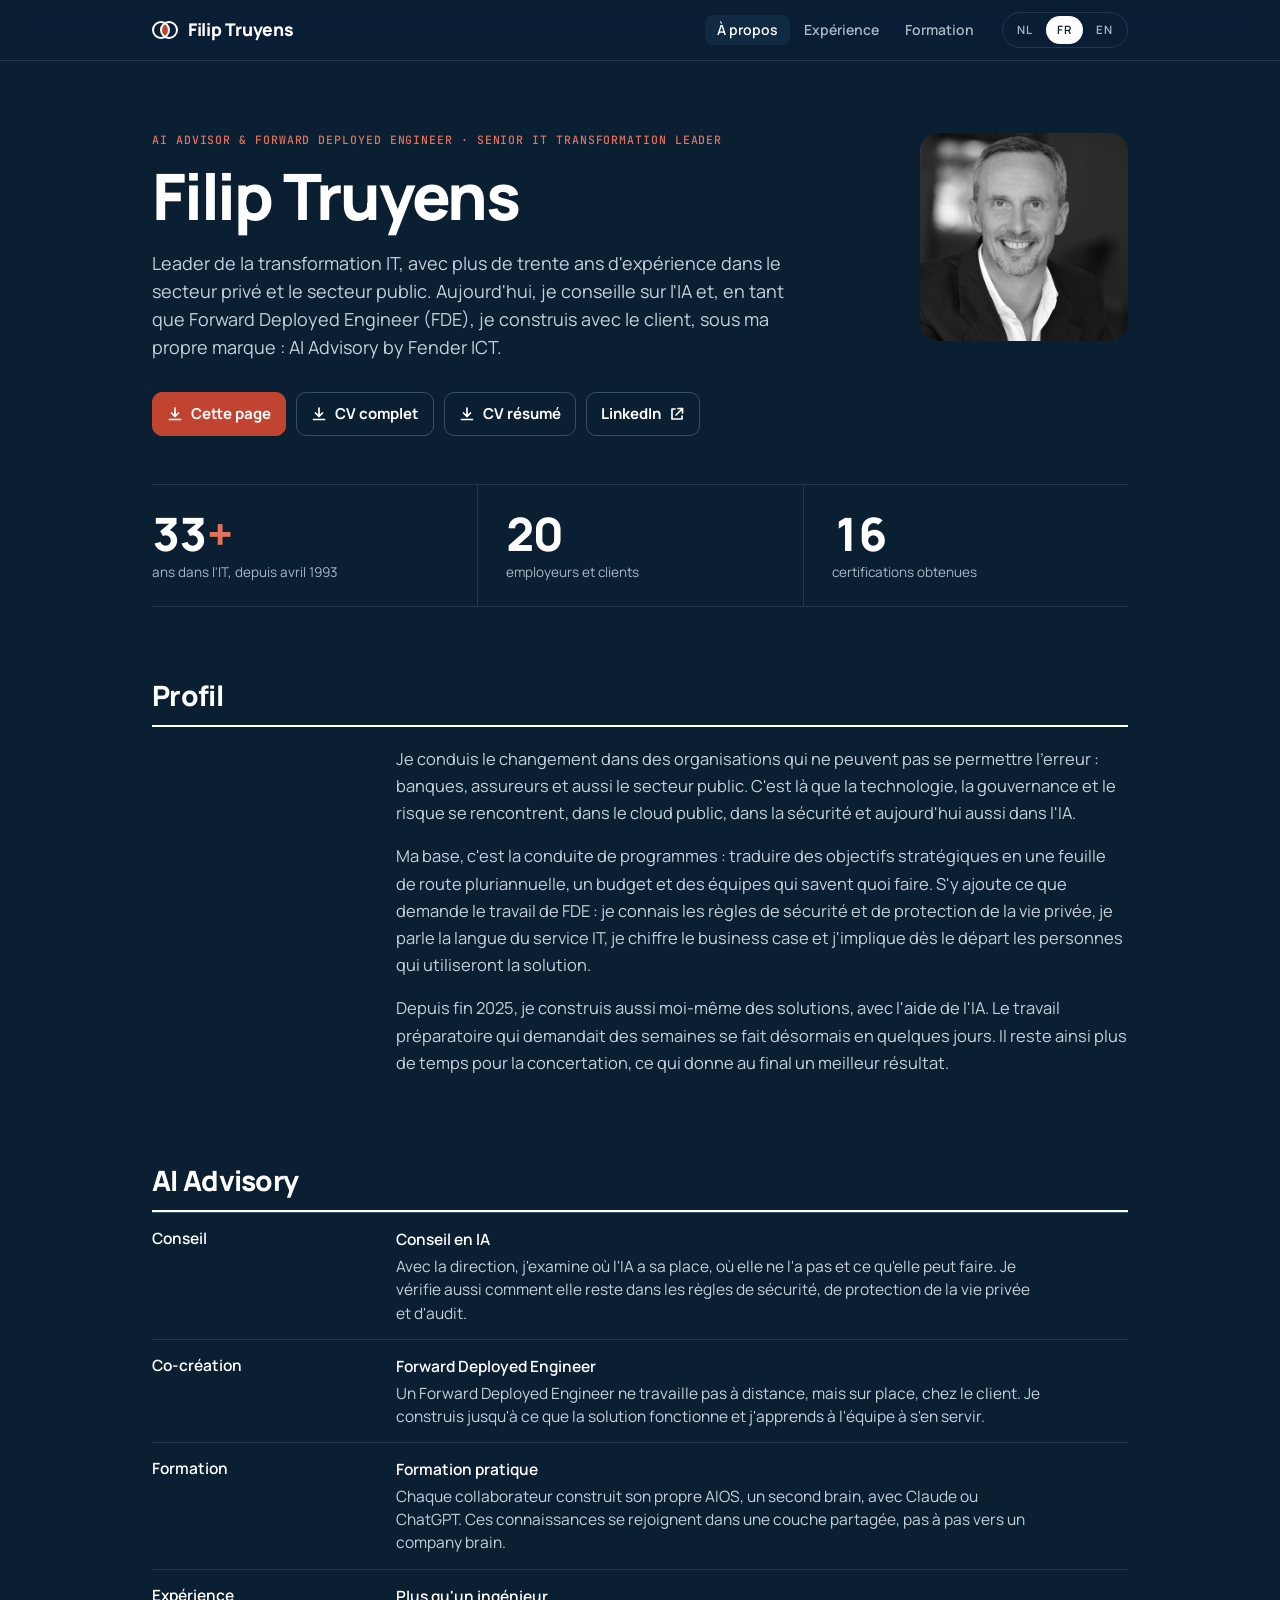
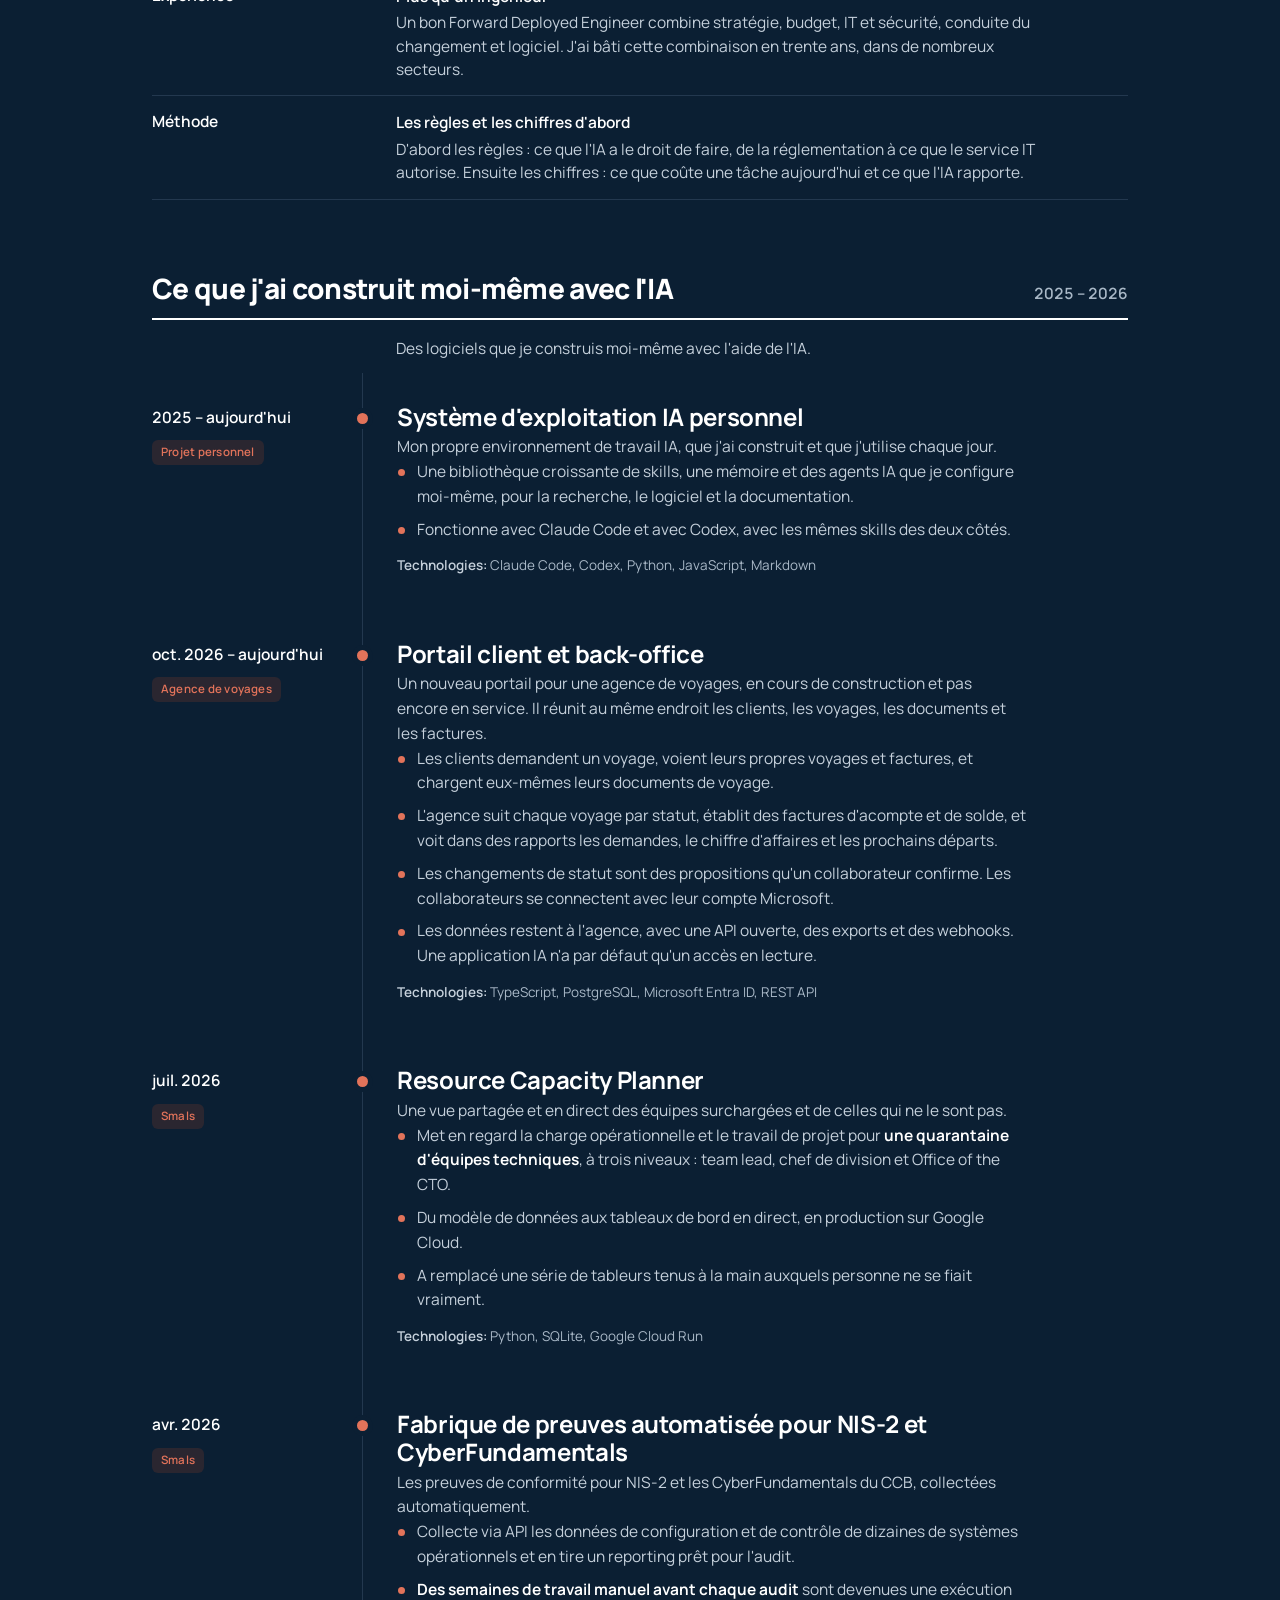
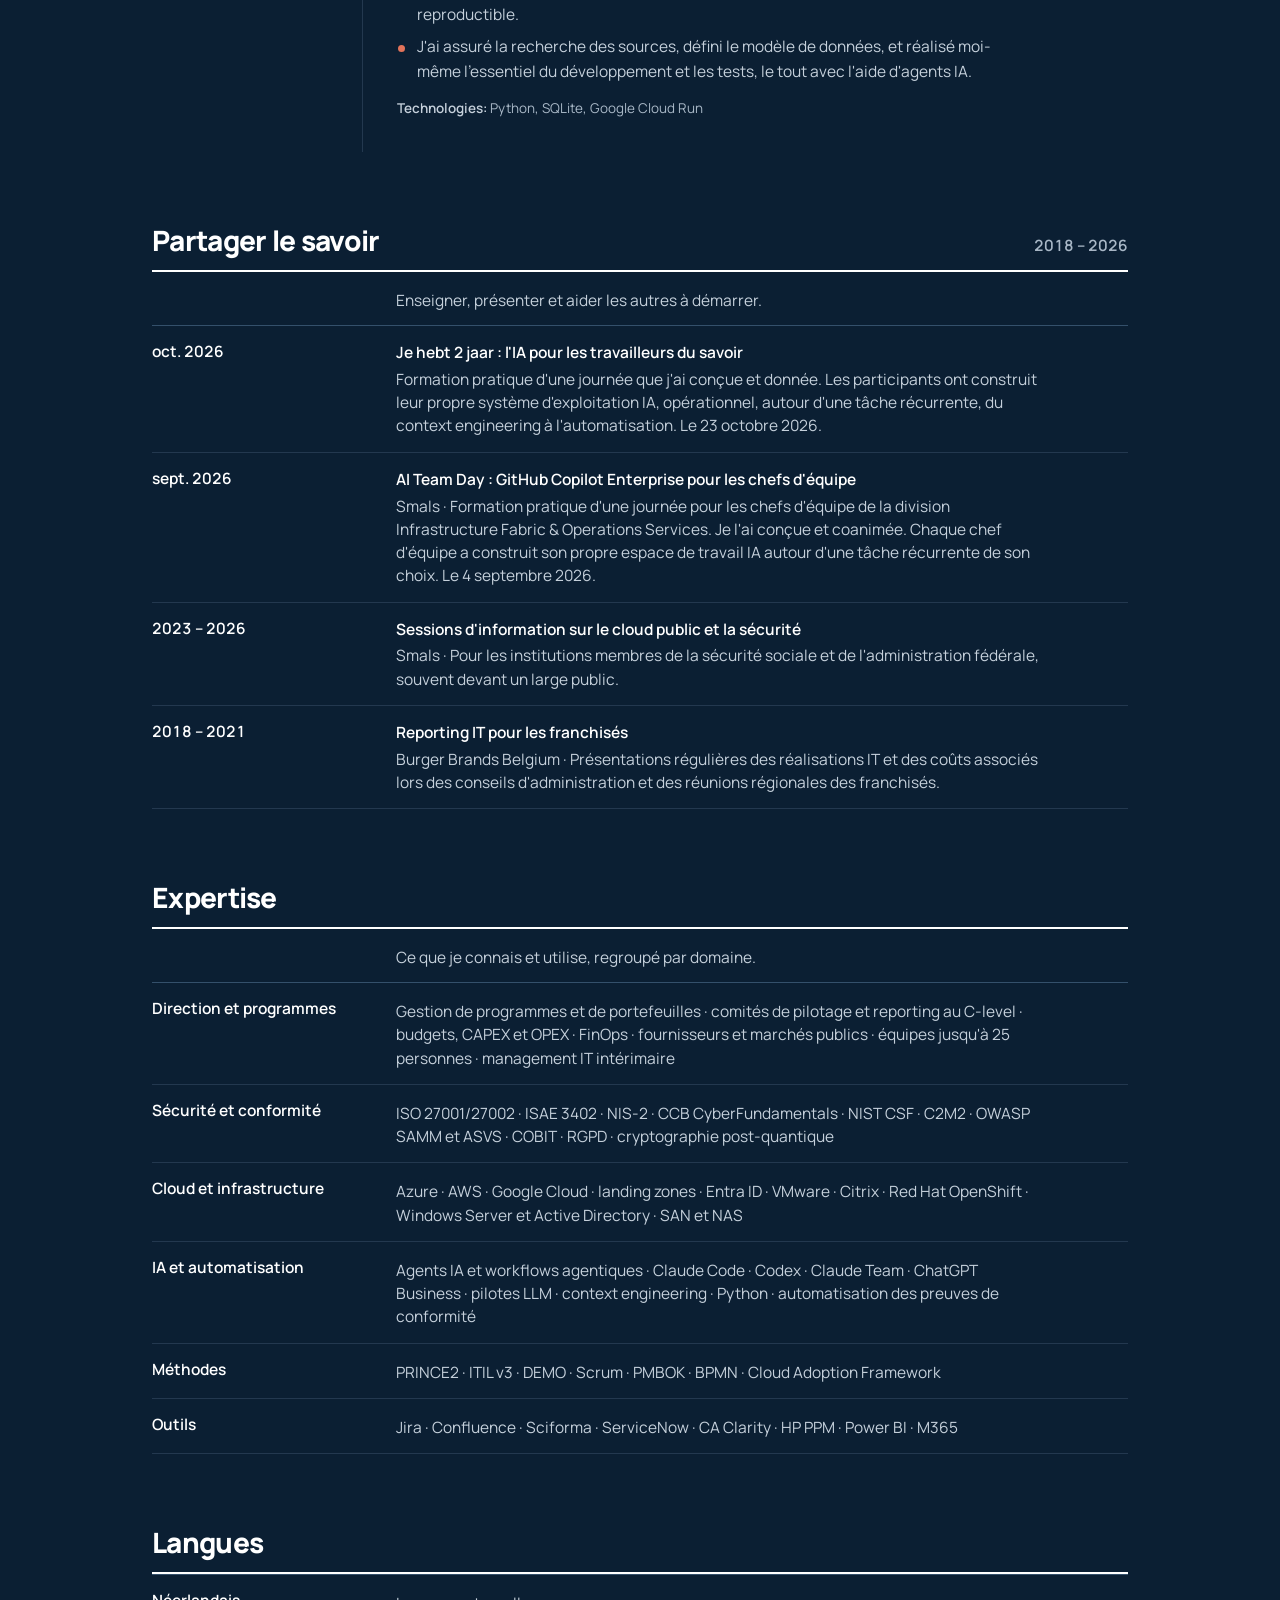
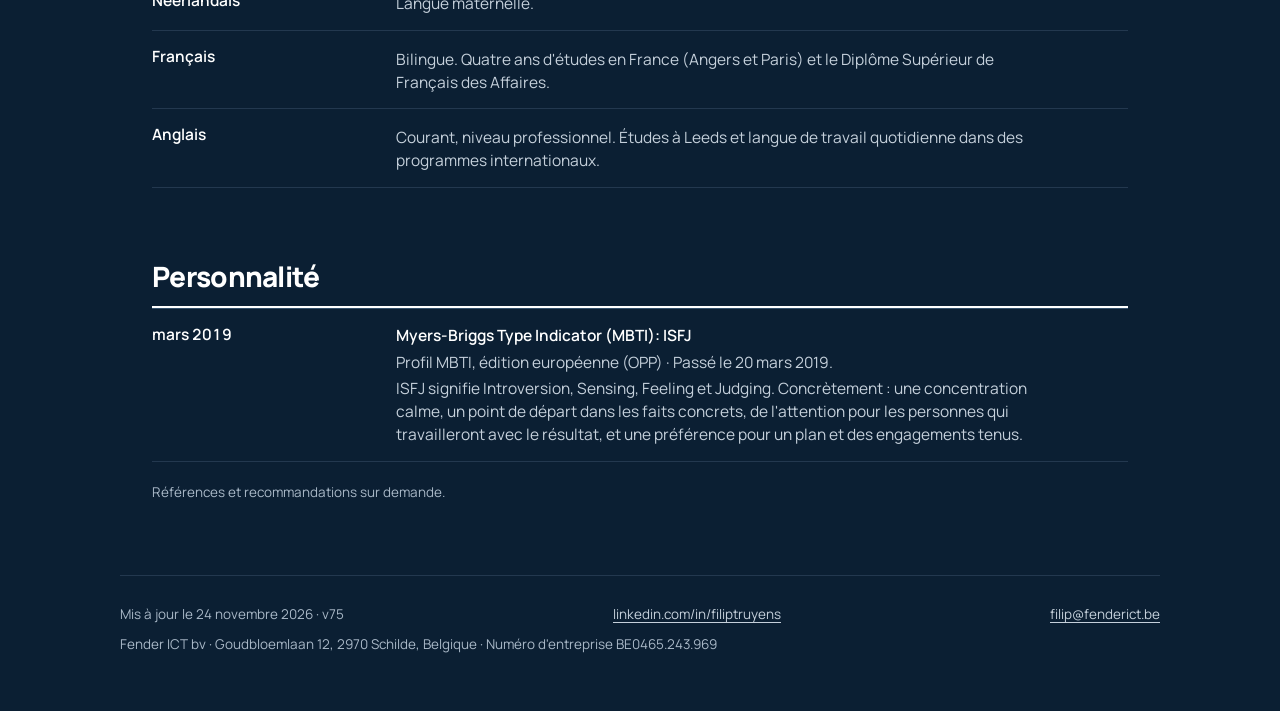
<file: fr/a-propos.html>
<!doctype html>
<html lang="fr">
<head>
<meta charset="utf-8">
<meta name="viewport" content="width=device-width, initial-scale=1">
<title>Filip Truyens · À propos</title>
<meta name="description" content="Filip Truyens : leader de la transformation IT avec plus de trente ans d&#x27;expérience dans le secteur privé et le secteur public, qui construit aujourd&#x27;hui des solutions avec l&#x27;IA.">
<meta name="author" content="Filip Truyens">
<meta property="og:type" content="profile">
<meta property="og:title" content="Filip Truyens · À propos">
<meta property="og:description" content="Filip Truyens : leader de la transformation IT avec plus de trente ans d&#x27;expérience dans le secteur privé et le secteur public, qui construit aujourd&#x27;hui des solutions avec l&#x27;IA.">
<link rel="canonical" href="https://filiptruyens.be/fr/a-propos.html">
<link rel="alternate" hreflang="nl" href="https://filiptruyens.be/nl/over-mij.html">
<link rel="alternate" hreflang="fr" href="https://filiptruyens.be/fr/a-propos.html">
<link rel="alternate" hreflang="en" href="https://filiptruyens.be/en/about.html">
<link rel="alternate" hreflang="x-default" href="https://filiptruyens.be/">
<meta property="og:url" content="https://filiptruyens.be/fr/a-propos.html">
<meta property="og:locale" content="fr_BE">
<meta property="og:image" content="https://filiptruyens.be/assets/og-site.png?v75">
<meta property="og:image:width" content="1200">
<meta property="og:image:height" content="627">
<meta property="og:image:alt" content="Filip Truyens · AI Advisor &amp; Forward Deployed Engineer · Senior IT Transformation Leader">
<meta name="theme-color" content="#0B1F33">
<link rel="icon" href="../assets/favicon.svg" type="image/svg+xml">
<link rel="preload" href="../assets/fonts/Manrope-Variable-latin.woff2" as="font" type="font/woff2" crossorigin>
<link rel="preload" href="../assets/fonts/JetBrainsMono-Variable-latin.woff2" as="font" type="font/woff2" crossorigin>
<link rel="stylesheet" href="../assets/site.css">
<style>@media print { @page {
  @bottom-left { content: "Filip Truyens · À propos · Mis à jour le 24 novembre 2026 · v75 · filiptruyens.be · linkedin.com/in/filiptruyens"; font: 500 7.5pt "Manrope", sans-serif; color: #5B6B7C; }
  @top-right { content: "Fender ICT bv · Goudbloemlaan 12, 2970 Schilde · BE0465.243.969 · filip@fenderict.be"; font: 500 7.5pt "Manrope", sans-serif; color: #8494A5; }
} }</style>
</head>
<body>
<header class="topbar">
  <div class="wrap">
    <a class="brand" href="#top"><svg viewBox="1.25 8.25 45.5 31.5" aria-hidden="true"><path d="M24 11.88 A14 14 0 0 1 24 36.12 A14 14 0 0 1 24 11.88 Z" fill="#C0442F"/><circle cx="17" cy="24" r="14" fill="none" stroke="currentColor" stroke-width="3.5"/><circle cx="31" cy="24" r="14" fill="none" stroke="currentColor" stroke-width="3.5"/></svg><span>Filip Truyens</span></a>
    <nav class="site-nav" aria-label="Pages">
      <a href="../fr/a-propos.html" aria-current="page">À propos</a>
      <a href="../fr/experience.html">Expérience</a>
      <a href="../fr/formation.html">Formation</a>
    </nav>
    <nav class="lang" aria-label="Langue">
      <a href="../nl/over-mij.html" hreflang="nl" lang="nl">NL</a>
      <a href="../fr/a-propos.html" hreflang="fr" lang="fr" aria-current="page">FR</a>
      <a href="../en/about.html" hreflang="en" lang="en">EN</a>
    </nav>
  </div>
</header>

<main id="top" class="wrap">
<section class="hero">
  <div>
    <p class="eyebrow">AI Advisor & Forward Deployed Engineer · Senior IT Transformation Leader</p>
    <h1>Filip Truyens</h1>
    <p class="lead">Leader de la transformation IT, avec plus de trente ans d'expérience dans le secteur privé et le secteur public. Aujourd'hui, je conseille sur l'IA et, en tant que Forward Deployed Engineer (FDE), je construis avec le client, sous ma propre marque : AI Advisory by Fender ICT.</p>
    <div class="actions">
      <a class="btn" href="../pdf/Filip-Truyens-A-propos-FR.pdf" download><svg viewBox="0 0 16 16" fill="none" stroke="currentColor" stroke-width="1.7" stroke-linecap="round" stroke-linejoin="round" aria-hidden="true"><path d="M8 2v8.5M4.5 7 8 10.5 11.5 7M2.5 13.5h11"/></svg>Cette page</a>
      <a class="btn ghost" href="../pdf/Filip-Truyens-CV-FR.pdf" download><svg viewBox="0 0 16 16" fill="none" stroke="currentColor" stroke-width="1.7" stroke-linecap="round" stroke-linejoin="round" aria-hidden="true"><path d="M8 2v8.5M4.5 7 8 10.5 11.5 7M2.5 13.5h11"/></svg>CV complet</a>
      <a class="btn ghost" href="../pdf/Filip-Truyens-CV-resume-FR.pdf" download><svg viewBox="0 0 16 16" fill="none" stroke="currentColor" stroke-width="1.7" stroke-linecap="round" stroke-linejoin="round" aria-hidden="true"><path d="M8 2v8.5M4.5 7 8 10.5 11.5 7M2.5 13.5h11"/></svg>CV résumé</a>
      <a class="btn ghost" href="https://www.linkedin.com/in/filiptruyens" rel="me noopener" target="_blank">LinkedIn<svg viewBox="0 0 16 16" fill="none" stroke="currentColor" stroke-width="1.7" stroke-linecap="round" stroke-linejoin="round" aria-hidden="true"><path d="M6 3H3v10h10v-3M9 2.5h4.5V7M13.5 2.5 7 9"/></svg></a>
    </div>
  </div>
  <img class="portrait" src="../assets/filip-truyens.jpg" alt="Portrait de Filip Truyens" width="480" height="480">
</section>

<section class="stats" aria-label="Chiffres clés">
  <div class="stat"><b>33<i>+</i></b><span>ans dans l'IT, depuis avril 1993</span></div>
  <div class="stat"><b>20</b><span>employeurs et clients</span></div>
  <div class="stat"><b>16</b><span>certifications obtenues</span></div>
</section>

<section class="era" id="profiel" aria-labelledby="h-profiel">
  <div class="era-head">
    <h2 id="h-profiel">Profil</h2>
  </div>
  <div class="prose">
    <p>Je conduis le changement dans des organisations qui ne peuvent pas se permettre l'erreur : banques, assureurs et aussi le secteur public. C'est là que la technologie, la gouvernance et le risque se rencontrent, dans le cloud public, dans la sécurité et aujourd'hui aussi dans l'IA.</p>
    <p>Ma base, c'est la conduite de programmes : traduire des objectifs stratégiques en une feuille de route pluriannuelle, un budget et des équipes qui savent quoi faire. S'y ajoute ce que demande le travail de FDE : je connais les règles de sécurité et de protection de la vie privée, je parle la langue du service IT, je chiffre le business case et j'implique dès le départ les personnes qui utiliseront la solution.</p>
    <p>Depuis fin 2025, je construis aussi moi-même des solutions, avec l'aide de l'IA. Le travail préparatoire qui demandait des semaines se fait désormais en quelques jours. Il reste ainsi plus de temps pour la concertation, ce qui donne au final un meilleur résultat.</p>
  </div>
</section>

<section class="era" id="ai-advisory" aria-labelledby="h-ai-advisory">
  <div class="era-head">
    <h2 id="h-ai-advisory">AI Advisory</h2>
  </div>
  <div class="certs">
    <div class="cert">
      <span class="cdate">Conseil</span>
      <div>
        <p class="cname">Conseil en IA</p>
        <p class="cmeta">Avec la direction, j'examine où l'IA a sa place, où elle ne l'a pas et ce qu'elle peut faire. Je vérifie aussi comment elle reste dans les règles de sécurité, de protection de la vie privée et d'audit.</p>
      </div>
    </div>
    <div class="cert">
      <span class="cdate">Co-création</span>
      <div>
        <p class="cname">Forward Deployed Engineer</p>
        <p class="cmeta">Un Forward Deployed Engineer ne travaille pas à distance, mais sur place, chez le client. Je construis jusqu'à ce que la solution fonctionne et j'apprends à l'équipe à s'en servir.</p>
      </div>
    </div>
    <div class="cert">
      <span class="cdate">Formation</span>
      <div>
        <p class="cname">Formation pratique</p>
        <p class="cmeta">Chaque collaborateur construit son propre AIOS, un second brain, avec Claude ou ChatGPT. Ces connaissances se rejoignent dans une couche partagée, pas à pas vers un company brain.</p>
      </div>
    </div>
    <div class="cert">
      <span class="cdate">Expérience</span>
      <div>
        <p class="cname">Plus qu'un ingénieur</p>
        <p class="cmeta">Un bon Forward Deployed Engineer combine stratégie, budget, IT et sécurité, conduite du changement et logiciel. J'ai bâti cette combinaison en trente ans, dans de nombreux secteurs.</p>
      </div>
    </div>
    <div class="cert">
      <span class="cdate">Méthode</span>
      <div>
        <p class="cname">Les règles et les chiffres d'abord</p>
        <p class="cmeta">D'abord les règles : ce que l'IA a le droit de faire, de la réglementation à ce que le service IT autorise. Ensuite les chiffres : ce que coûte une tâche aujourd'hui et ce que l'IA rapporte.</p>
      </div>
    </div>
  </div>
</section>

<section class="era" id="projecten" aria-labelledby="h-projecten">
  <div class="era-head">
    <h2 id="h-projecten">Ce que j'ai construit moi-même avec l'IA</h2>
    <span class="years">2025 – 2026</span>
  </div>
  <p class="era-intro">Des logiciels que je construis moi-même avec l'aide de l'IA.</p>
  <article class="job" id="ai-os">
    <div class="meta">
      <span class="dates"><time datetime="2025">2025 – aujourd'hui</time></span>
      <span class="sector">Projet personnel</span>
    </div>
    <div class="body">
      <h3>Système d'exploitation IA personnel</h3>
      <p class="context">Mon propre environnement de travail IA, que j'ai construit et que j'utilise chaque jour.</p>
      <ul class="wins">
        <li>Une bibliothèque croissante de skills, une mémoire et des agents IA que je configure moi-même, pour la recherche, le logiciel et la documentation.</li>
        <li>Fonctionne avec Claude Code et avec Codex, avec les mêmes skills des deux côtés.</li>
      </ul>
      <p class="tech"><b>Technologies:</b> Claude Code, Codex, Python, JavaScript, Markdown</p>
    </div>
  </article>
  <article class="job" id="reisportaal">
    <div class="meta">
      <span class="dates"><time datetime="2026-10">oct. 2026 – aujourd'hui</time></span>
      <span class="sector">Agence de voyages</span>
    </div>
    <div class="body">
      <h3>Portail client et back-office</h3>
      <p class="context">Un nouveau portail pour une agence de voyages, en cours de construction et pas encore en service. Il réunit au même endroit les clients, les voyages, les documents et les factures.</p>
      <ul class="wins">
        <li>Les clients demandent un voyage, voient leurs propres voyages et factures, et chargent eux-mêmes leurs documents de voyage.</li>
        <li>L'agence suit chaque voyage par statut, établit des factures d'acompte et de solde, et voit dans des rapports les demandes, le chiffre d'affaires et les prochains départs.</li>
        <li>Les changements de statut sont des propositions qu'un collaborateur confirme. Les collaborateurs se connectent avec leur compte Microsoft.</li>
        <li>Les données restent à l'agence, avec une API ouverte, des exports et des webhooks. Une application IA n'a par défaut qu'un accès en lecture.</li>
      </ul>
      <p class="tech"><b>Technologies:</b> TypeScript, PostgreSQL, Microsoft Entra ID, REST API</p>
    </div>
  </article>
  <article class="job" id="capacity">
    <div class="meta">
      <span class="dates"><time datetime="2026-07">juil. 2026</time></span>
      <span class="sector">Smals</span>
    </div>
    <div class="body">
      <h3>Resource Capacity Planner</h3>
      <p class="context">Une vue partagée et en direct des équipes surchargées et de celles qui ne le sont pas.</p>
      <ul class="wins">
        <li>Met en regard la charge opérationnelle et le travail de projet pour <strong>une quarantaine d'équipes techniques</strong>, à trois niveaux : team lead, chef de division et Office of the CTO.</li>
        <li>Du modèle de données aux tableaux de bord en direct, en production sur Google Cloud.</li>
        <li>A remplacé une série de tableurs tenus à la main auxquels personne ne se fiait vraiment.</li>
      </ul>
      <p class="tech"><b>Technologies:</b> Python, SQLite, Google Cloud Run</p>
    </div>
  </article>
  <article class="job" id="nis2">
    <div class="meta">
      <span class="dates"><time datetime="2026-04">avr. 2026</time></span>
      <span class="sector">Smals</span>
    </div>
    <div class="body">
      <h3>Fabrique de preuves automatisée pour NIS-2 et CyberFundamentals</h3>
      <p class="context">Les preuves de conformité pour NIS-2 et les CyberFundamentals du CCB, collectées automatiquement.</p>
      <ul class="wins">
        <li>Collecte via API les données de configuration et de contrôle de dizaines de systèmes opérationnels et en tire un reporting prêt pour l'audit.</li>
        <li><strong>Des semaines de travail manuel avant chaque audit</strong> sont devenues une exécution reproductible.</li>
        <li>J'ai assuré la recherche des sources, défini le modèle de données, et réalisé moi-même l'essentiel du développement et les tests, le tout avec l'aide d'agents IA.</li>
      </ul>
      <p class="tech"><b>Technologies:</b> Python, SQLite, Google Cloud Run</p>
    </div>
  </article>
</section>

<section class="era" id="kennis-delen" aria-labelledby="h-kennis-delen">
  <div class="era-head">
    <h2 id="h-kennis-delen">Partager le savoir</h2>
    <span class="years">2018 – 2026</span>
  </div>
  <p class="era-intro">Enseigner, présenter et aider les autres à démarrer.</p>
  <div class="certs">
    <div class="cert">
      <span class="cdate">oct. 2026</span>
      <div>
        <p class="cname">Je hebt 2 jaar : l'IA pour les travailleurs du savoir</p>
        <p class="cmeta">Formation pratique d'une journée que j'ai conçue et donnée. Les participants ont construit leur propre système d'exploitation IA, opérationnel, autour d'une tâche récurrente, du context engineering à l'automatisation. Le 23 octobre 2026.</p>
      </div>
    </div>
    <div class="cert">
      <span class="cdate">sept. 2026</span>
      <div>
        <p class="cname">AI Team Day : GitHub Copilot Enterprise pour les chefs d'équipe</p>
        <p class="cmeta">Smals · Formation pratique d'une journée pour les chefs d'équipe de la division Infrastructure Fabric &amp; Operations Services. Je l'ai conçue et coanimée. Chaque chef d'équipe a construit son propre espace de travail IA autour d'une tâche récurrente de son choix. Le 4 septembre 2026.</p>
      </div>
    </div>
    <div class="cert">
      <span class="cdate">2023 – 2026</span>
      <div>
        <p class="cname">Sessions d'information sur le cloud public et la sécurité</p>
        <p class="cmeta">Smals · Pour les institutions membres de la sécurité sociale et de l'administration fédérale, souvent devant un large public.</p>
      </div>
    </div>
    <div class="cert">
      <span class="cdate">2018 – 2021</span>
      <div>
        <p class="cname">Reporting IT pour les franchisés</p>
        <p class="cmeta">Burger Brands Belgium · Présentations régulières des réalisations IT et des coûts associés lors des conseils d'administration et des réunions régionales des franchisés.</p>
      </div>
    </div>
  </div>
</section>

<section class="era" id="expertise" aria-labelledby="h-expertise">
  <div class="era-head">
    <h2 id="h-expertise">Expertise</h2>
    <span class="years"></span>
  </div>
  <p class="era-intro">Ce que je connais et utilise, regroupé par domaine.</p>
  <div class="certs expertise">
    <div class="cert">
      <span class="cdate">Direction et programmes</span>
      <div>
        <p class="cmeta">Gestion de programmes et de portefeuilles · comités de pilotage et reporting au C-level · budgets, CAPEX et OPEX · FinOps · fournisseurs et marchés publics · équipes jusqu'à 25 personnes · management IT intérimaire</p>
      </div>
    </div>
    <div class="cert">
      <span class="cdate">Sécurité et conformité</span>
      <div>
        <p class="cmeta">ISO 27001/27002 · ISAE 3402 · NIS-2 · CCB CyberFundamentals · NIST CSF · C2M2 · OWASP SAMM et ASVS · COBIT · RGPD · cryptographie post-quantique</p>
      </div>
    </div>
    <div class="cert">
      <span class="cdate">Cloud et infrastructure</span>
      <div>
        <p class="cmeta">Azure · AWS · Google Cloud · landing zones · Entra ID · VMware · Citrix · Red Hat OpenShift · Windows Server et Active Directory · SAN et NAS</p>
      </div>
    </div>
    <div class="cert">
      <span class="cdate">IA et automatisation</span>
      <div>
        <p class="cmeta">Agents IA et workflows agentiques · Claude Code · Codex · Claude Team · ChatGPT Business · pilotes LLM · context engineering · Python · automatisation des preuves de conformité</p>
      </div>
    </div>
    <div class="cert">
      <span class="cdate">Méthodes</span>
      <div>
        <p class="cmeta">PRINCE2 · ITIL v3 · DEMO · Scrum · PMBOK · BPMN · Cloud Adoption Framework</p>
      </div>
    </div>
    <div class="cert">
      <span class="cdate">Outils</span>
      <div>
        <p class="cmeta">Jira · Confluence · Sciforma · ServiceNow · CA Clarity · HP PPM · Power BI · M365</p>
      </div>
    </div>
  </div>
</section>

<section class="era" id="talen" aria-labelledby="h-talen">
  <div class="era-head">
    <h2 id="h-talen">Langues</h2>
  </div>
  <div class="certs expertise">
    <div class="cert">
      <span class="cdate">Néerlandais</span>
      <div>
        <p class="cmeta">Langue maternelle.</p>
      </div>
    </div>
    <div class="cert">
      <span class="cdate">Français</span>
      <div>
        <p class="cmeta">Bilingue. Quatre ans d'études en France (Angers et Paris) et le Diplôme Supérieur de Français des Affaires.</p>
      </div>
    </div>
    <div class="cert">
      <span class="cdate">Anglais</span>
      <div>
        <p class="cmeta">Courant, niveau professionnel. Études à Leeds et langue de travail quotidienne dans des programmes internationaux.</p>
      </div>
    </div>
  </div>
</section>

<section class="era" id="persoonlijkheid" aria-labelledby="h-persoonlijkheid">
  <div class="era-head">
    <h2 id="h-persoonlijkheid">Personnalité</h2>
  </div>
  <div class="certs">
    <div class="cert">
      <span class="cdate"><time datetime="2019-03">mars 2019</time></span>
      <div>
        <p class="cname">Myers-Briggs Type Indicator (MBTI): ISFJ</p>
        <p class="cmeta">Profil MBTI, édition européenne (OPP) · Passé le 20 mars 2019.</p>
        <p class="cmeta">ISFJ signifie Introversion, Sensing, Feeling et Judging. Concrètement : une concentration calme, un point de départ dans les faits concrets, de l'attention pour les personnes qui travailleront avec le résultat, et une préférence pour un plan et des engagements tenus.</p>
      </div>
    </div>
  </div>
  <p class="note-line">Références et recommandations sur demande.</p>
</section>
</main>

<footer class="wrap foot">
  <span>Mis à jour le 24 novembre 2026 · v75</span>
  <a href="https://www.linkedin.com/in/filiptruyens" rel="me noopener" target="_blank">linkedin.com/in/filiptruyens</a>
  <a href="mailto:filip@fenderict.be">filip@fenderict.be</a>
  <span class="company">Fender ICT bv · Goudbloemlaan 12, 2970 Schilde, Belgique · Numéro d'entreprise BE0465.243.969</span>
</footer>
</body>
</html>
</file>
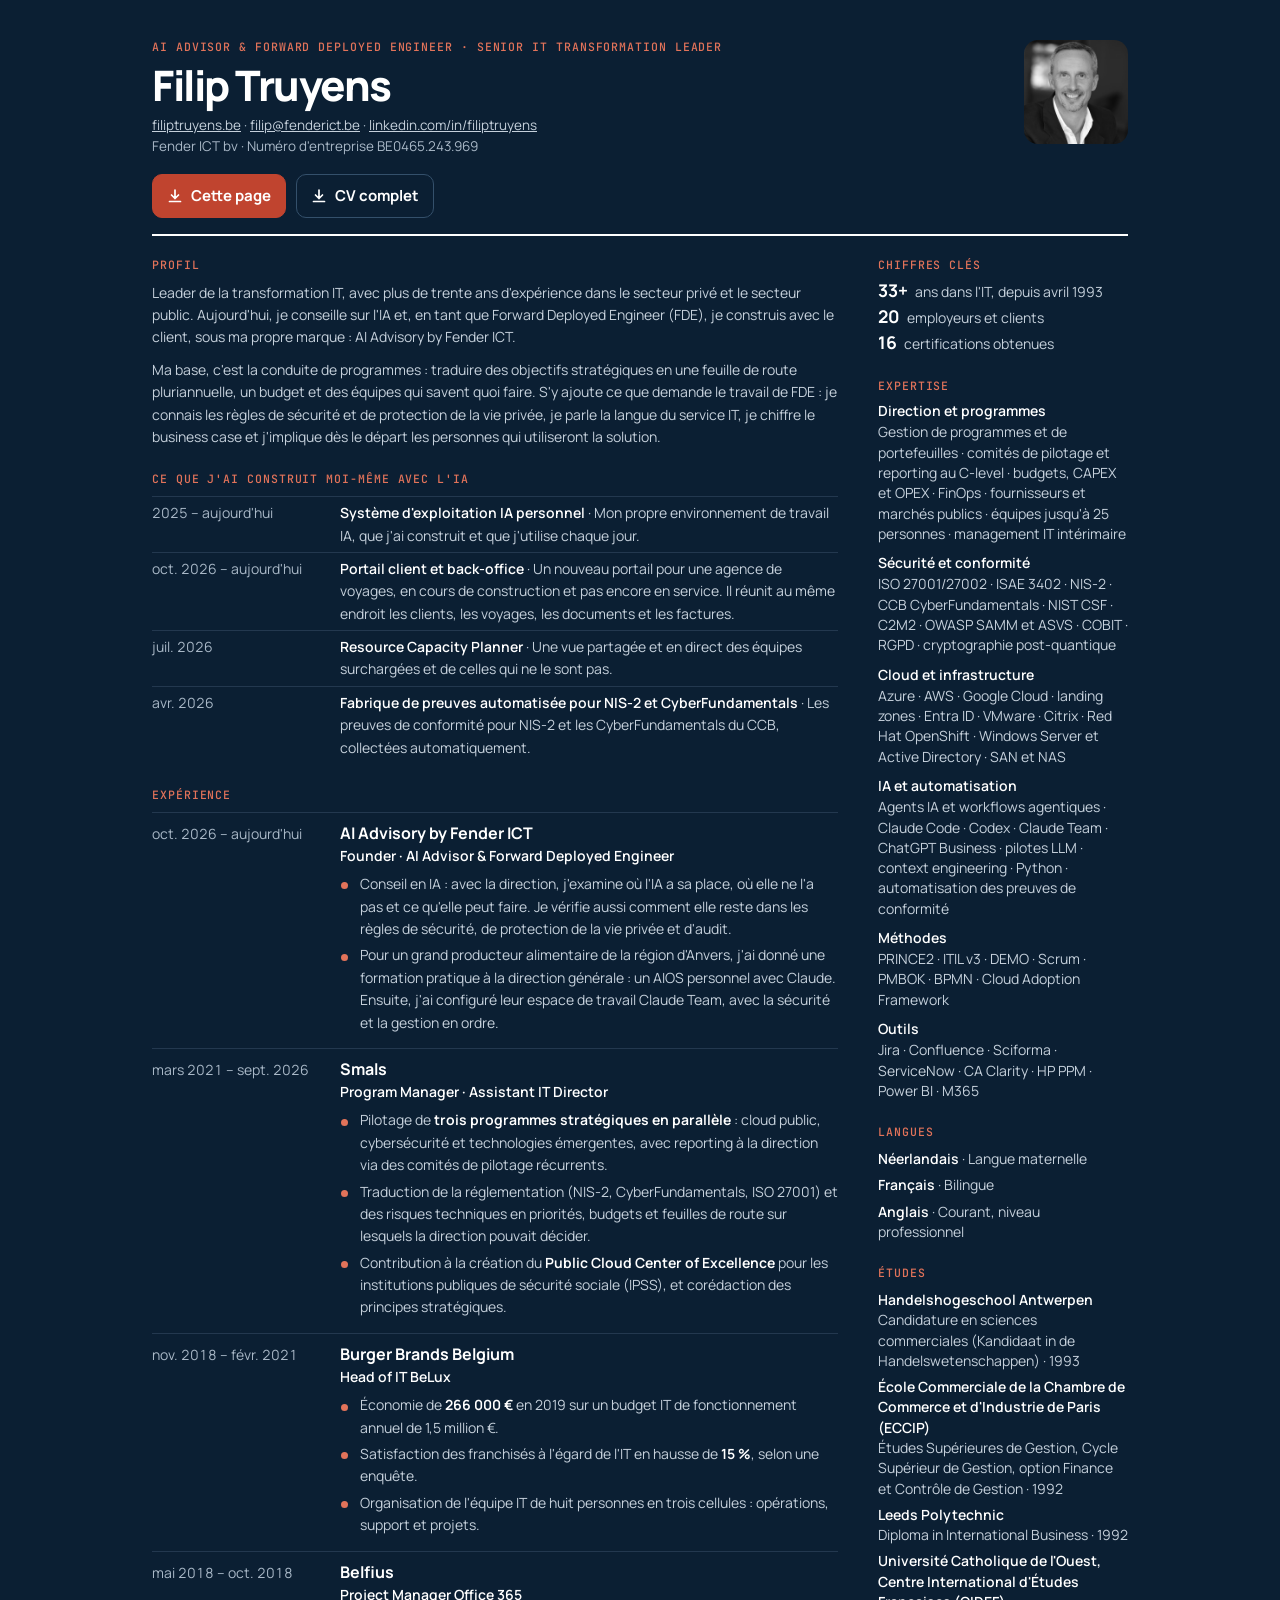
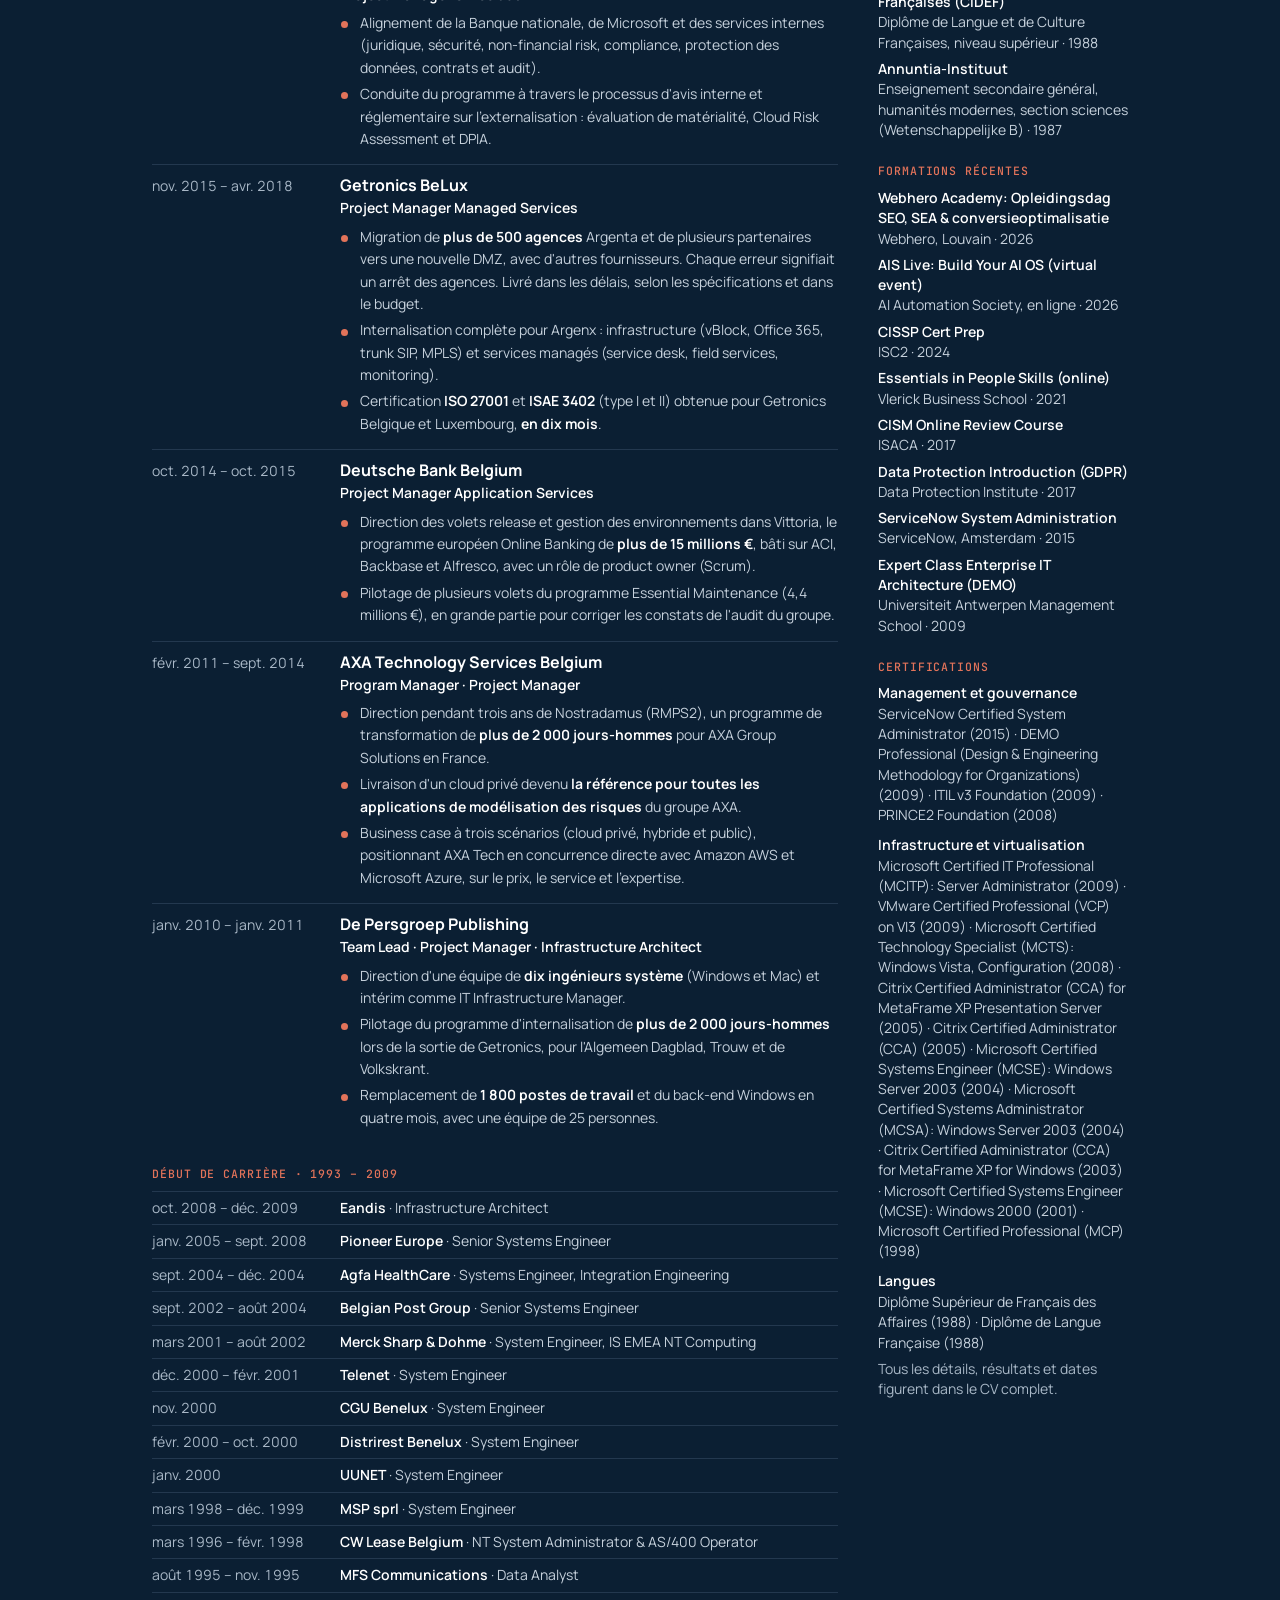
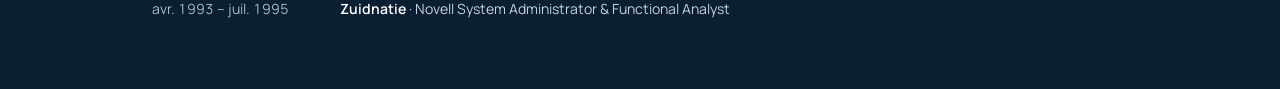
<file: fr/cv-resume.html>
<!doctype html>
<html lang="fr">
<head>
<meta charset="utf-8">
<meta name="viewport" content="width=device-width, initial-scale=1">
<title>Filip Truyens · CV résumé</title>
<meta name="description" content="CV résumé de Filip Truyens.">
<meta name="author" content="Filip Truyens">
<meta name="robots" content="noindex">
<meta property="og:type" content="profile">
<meta property="og:title" content="Filip Truyens · CV résumé">
<meta property="og:description" content="CV résumé de Filip Truyens.">
<meta property="og:url" content="https://filiptruyens.be/fr/cv-resume.html">
<meta property="og:locale" content="fr_BE">
<meta property="og:image" content="https://filiptruyens.be/assets/og-cv-fr.png?v75">
<meta property="og:image:width" content="1200">
<meta property="og:image:height" content="627">
<meta property="og:image:alt" content="Filip Truyens · CV résumé">
<link rel="icon" href="../assets/favicon.svg" type="image/svg+xml">
<link rel="stylesheet" href="../assets/site.css">
<style>@media print { @page {
  @bottom-left { content: "Filip Truyens · CV résumé · Mis à jour le 24 novembre 2026 · v75 · filiptruyens.be"; font: 500 7.5pt "Manrope", sans-serif; color: #5B6B7C; }
} }</style>
</head>
<body class="summary">
<main class="wrap cv-sheet">
<header class="cv-head">
  <div>
    <p class="eyebrow">AI Advisor & Forward Deployed Engineer · Senior IT Transformation Leader</p>
    <h1>Filip Truyens</h1>
    <p class="cv-contact"><a href="https://filiptruyens.be/">filiptruyens.be</a> · <a href="mailto:filip@fenderict.be">filip@fenderict.be</a> · <a href="https://www.linkedin.com/in/filiptruyens" rel="me noopener" target="_blank">linkedin.com/in/filiptruyens</a><span class="co">Fender ICT bv · Numéro d'entreprise BE0465.243.969</span></p>
    <div class="actions">
      <a class="btn" href="../pdf/Filip-Truyens-CV-resume-FR.pdf" download><svg viewBox="0 0 16 16" fill="none" stroke="currentColor" stroke-width="1.7" stroke-linecap="round" stroke-linejoin="round" aria-hidden="true"><path d="M8 2v8.5M4.5 7 8 10.5 11.5 7M2.5 13.5h11"/></svg>Cette page</a>
      <a class="btn ghost" href="../pdf/Filip-Truyens-CV-FR.pdf" download><svg viewBox="0 0 16 16" fill="none" stroke="currentColor" stroke-width="1.7" stroke-linecap="round" stroke-linejoin="round" aria-hidden="true"><path d="M8 2v8.5M4.5 7 8 10.5 11.5 7M2.5 13.5h11"/></svg>CV complet</a>
    </div>
  </div>
  <img class="portrait" src="../assets/filip-truyens.jpg" alt="Portrait de Filip Truyens" width="480" height="480">
</header>
<div class="cv-grid">
  <div class="cv-main">
  <section>
    <h2>Profil</h2>
    <p>Leader de la transformation IT, avec plus de trente ans d'expérience dans le secteur privé et le secteur public. Aujourd'hui, je conseille sur l'IA et, en tant que Forward Deployed Engineer (FDE), je construis avec le client, sous ma propre marque : AI Advisory by Fender ICT.</p>
    <p>Ma base, c'est la conduite de programmes : traduire des objectifs stratégiques en une feuille de route pluriannuelle, un budget et des équipes qui savent quoi faire. S'y ajoute ce que demande le travail de FDE : je connais les règles de sécurité et de protection de la vie privée, je parle la langue du service IT, je chiffre le business case et j'implique dès le départ les personnes qui utiliseront la solution.</p>
  </section>
  <section class="cv-rows">
    <h2>Ce que j'ai construit moi-même avec l'IA</h2>
    <div class="row"><span class="cv-when">2025 – aujourd'hui</span><span><b>Système d'exploitation IA personnel</b> · Mon propre environnement de travail IA, que j'ai construit et que j'utilise chaque jour.</span></div>
    <div class="row"><span class="cv-when">oct. 2026 – aujourd'hui</span><span><b>Portail client et back-office</b> · Un nouveau portail pour une agence de voyages, en cours de construction et pas encore en service. Il réunit au même endroit les clients, les voyages, les documents et les factures.</span></div>
    <div class="row"><span class="cv-when">juil. 2026</span><span><b>Resource Capacity Planner</b> · Une vue partagée et en direct des équipes surchargées et de celles qui ne le sont pas.</span></div>
    <div class="row"><span class="cv-when">avr. 2026</span><span><b>Fabrique de preuves automatisée pour NIS-2 et CyberFundamentals</b> · Les preuves de conformité pour NIS-2 et les CyberFundamentals du CCB, collectées automatiquement.</span></div>
  </section>
  <section>
    <h2>Expérience</h2>
    <div class="cv-job">
      <div class="cv-when">oct. 2026 – aujourd'hui</div>
      <div>
        <h3>AI Advisory by Fender ICT</h3>
        <p class="role">Founder · AI Advisor &amp; Forward Deployed Engineer</p>
        <ul class="wins">
          <li>Conseil en IA : avec la direction, j'examine où l'IA a sa place, où elle ne l'a pas et ce qu'elle peut faire. Je vérifie aussi comment elle reste dans les règles de sécurité, de protection de la vie privée et d'audit.</li>
          <li>Pour un grand producteur alimentaire de la région d'Anvers, j'ai donné une formation pratique à la direction générale : un AIOS personnel avec Claude. Ensuite, j'ai configuré leur espace de travail Claude Team, avec la sécurité et la gestion en ordre.</li>
        </ul>
      </div>
    </div>
    <div class="cv-job">
      <div class="cv-when">mars 2021 – sept. 2026</div>
      <div>
        <h3>Smals</h3>
        <p class="role">Program Manager · Assistant IT Director</p>
        <ul class="wins">
          <li>Pilotage de <strong>trois programmes stratégiques en parallèle</strong> : cloud public, cybersécurité et technologies émergentes, avec reporting à la direction via des comités de pilotage récurrents.</li>
          <li>Traduction de la réglementation (NIS-2, CyberFundamentals, ISO 27001) et des risques techniques en priorités, budgets et feuilles de route sur lesquels la direction pouvait décider.</li>
          <li>Contribution à la création du <strong>Public Cloud Center of Excellence</strong> pour les institutions publiques de sécurité sociale (IPSS), et corédaction des principes stratégiques.</li>
        </ul>
      </div>
    </div>
    <div class="cv-job">
      <div class="cv-when">nov. 2018 – févr. 2021</div>
      <div>
        <h3>Burger Brands Belgium</h3>
        <p class="role">Head of IT BeLux</p>
        <ul class="wins">
          <li>Économie de <strong>266 000 €</strong> en 2019 sur un budget IT de fonctionnement annuel de 1,5 million €.</li>
          <li>Satisfaction des franchisés à l'égard de l'IT en hausse de <strong>15 %</strong>, selon une enquête.</li>
          <li>Organisation de l'équipe IT de huit personnes en trois cellules : opérations, support et projets.</li>
        </ul>
      </div>
    </div>
    <div class="cv-job">
      <div class="cv-when">mai 2018 – oct. 2018</div>
      <div>
        <h3>Belfius</h3>
        <p class="role">Project Manager Office 365</p>
        <ul class="wins">
          <li>Alignement de la Banque nationale, de Microsoft et des services internes (juridique, sécurité, non-financial risk, compliance, protection des données, contrats et audit).</li>
          <li>Conduite du programme à travers le processus d'avis interne et réglementaire sur l'externalisation : évaluation de matérialité, Cloud Risk Assessment et DPIA.</li>
        </ul>
      </div>
    </div>
    <div class="cv-job">
      <div class="cv-when">nov. 2015 – avr. 2018</div>
      <div>
        <h3>Getronics BeLux</h3>
        <p class="role">Project Manager Managed Services</p>
        <ul class="wins">
          <li>Migration de <strong>plus de 500 agences</strong> Argenta et de plusieurs partenaires vers une nouvelle DMZ, avec d'autres fournisseurs. Chaque erreur signifiait un arrêt des agences. Livré dans les délais, selon les spécifications et dans le budget.</li>
          <li>Internalisation complète pour Argenx : infrastructure (vBlock, Office 365, trunk SIP, MPLS) et services managés (service desk, field services, monitoring).</li>
          <li>Certification <strong>ISO 27001</strong> et <strong>ISAE 3402</strong> (type I et II) obtenue pour Getronics Belgique et Luxembourg, <strong>en dix mois</strong>.</li>
        </ul>
      </div>
    </div>
    <div class="cv-job">
      <div class="cv-when">oct. 2014 – oct. 2015</div>
      <div>
        <h3>Deutsche Bank Belgium</h3>
        <p class="role">Project Manager Application Services</p>
        <ul class="wins">
          <li>Direction des volets release et gestion des environnements dans Vittoria, le programme européen Online Banking de <strong>plus de 15 millions €</strong>, bâti sur ACI, Backbase et Alfresco, avec un rôle de product owner (Scrum).</li>
          <li>Pilotage de plusieurs volets du programme Essential Maintenance (4,4 millions €), en grande partie pour corriger les constats de l'audit du groupe.</li>
        </ul>
      </div>
    </div>
    <div class="cv-job">
      <div class="cv-when">févr. 2011 – sept. 2014</div>
      <div>
        <h3>AXA Technology Services Belgium</h3>
        <p class="role">Program Manager · Project Manager</p>
        <ul class="wins">
          <li>Direction pendant trois ans de Nostradamus (RMPS2), un programme de transformation de <strong>plus de 2 000 jours-hommes</strong> pour AXA Group Solutions en France.</li>
          <li>Livraison d'un cloud privé devenu <strong>la référence pour toutes les applications de modélisation des risques</strong> du groupe AXA.</li>
          <li>Business case à trois scénarios (cloud privé, hybride et public), positionnant AXA Tech en concurrence directe avec Amazon AWS et Microsoft Azure, sur le prix, le service et l'expertise.</li>
        </ul>
      </div>
    </div>
    <div class="cv-job">
      <div class="cv-when">janv. 2010 – janv. 2011</div>
      <div>
        <h3>De Persgroep Publishing</h3>
        <p class="role">Team Lead · Project Manager · Infrastructure Architect</p>
        <ul class="wins">
          <li>Direction d'une équipe de <strong>dix ingénieurs système</strong> (Windows et Mac) et intérim comme IT Infrastructure Manager.</li>
          <li>Pilotage du programme d'internalisation de <strong>plus de 2 000 jours-hommes</strong> lors de la sortie de Getronics, pour l'Algemeen Dagblad, Trouw et de Volkskrant.</li>
          <li>Remplacement de <strong>1 800 postes de travail</strong> et du back-end Windows en quatre mois, avec une équipe de 25 personnes.</li>
        </ul>
      </div>
    </div>
  </section>
  <section class="cv-rows">
    <h2>Début de carrière · 1993 – 2009</h2>
    <div class="row"><span class="cv-when">oct. 2008 – déc. 2009</span><span><b>Eandis</b> · Infrastructure Architect</span></div>
    <div class="row"><span class="cv-when">janv. 2005 – sept. 2008</span><span><b>Pioneer Europe</b> · Senior Systems Engineer</span></div>
    <div class="row"><span class="cv-when">sept. 2004 – déc. 2004</span><span><b>Agfa HealthCare</b> · Systems Engineer, Integration Engineering</span></div>
    <div class="row"><span class="cv-when">sept. 2002 – août 2004</span><span><b>Belgian Post Group</b> · Senior Systems Engineer</span></div>
    <div class="row"><span class="cv-when">mars 2001 – août 2002</span><span><b>Merck Sharp &amp; Dohme</b> · System Engineer, IS EMEA NT Computing</span></div>
    <div class="row"><span class="cv-when">déc. 2000 – févr. 2001</span><span><b>Telenet</b> · System Engineer</span></div>
    <div class="row"><span class="cv-when">nov. 2000</span><span><b>CGU Benelux</b> · System Engineer</span></div>
    <div class="row"><span class="cv-when">févr. 2000 – oct. 2000</span><span><b>Distrirest Benelux</b> · System Engineer</span></div>
    <div class="row"><span class="cv-when">janv. 2000</span><span><b>UUNET</b> · System Engineer</span></div>
    <div class="row"><span class="cv-when">mars 1998 – déc. 1999</span><span><b>MSP sprl</b> · System Engineer</span></div>
    <div class="row"><span class="cv-when">mars 1996 – févr. 1998</span><span><b>CW Lease Belgium</b> · NT System Administrator &amp; AS/400 Operator</span></div>
    <div class="row"><span class="cv-when">août 1995 – nov. 1995</span><span><b>MFS Communications</b> · Data Analyst</span></div>
    <div class="row"><span class="cv-when">avr. 1993 – juil. 1995</span><span><b>Zuidnatie</b> · Novell System Administrator &amp; Functional Analyst</span></div>
  </section>
  </div>
  <aside class="cv-side">
  <section>
    <h2>Chiffres clés</h2>
    <p class="fig"><b>33+</b> ans dans l'IT, depuis avril 1993</p>
    <p class="fig"><b>20</b> employeurs et clients</p>
    <p class="fig"><b>16</b> certifications obtenues</p>
  </section>
  <section>
    <h2>Expertise</h2>
    <h4>Direction et programmes</h4>
    <p>Gestion de programmes et de portefeuilles · comités de pilotage et reporting au C-level · budgets, CAPEX et OPEX · FinOps · fournisseurs et marchés publics · équipes jusqu'à 25 personnes · management IT intérimaire</p>
    <h4>Sécurité et conformité</h4>
    <p>ISO 27001/27002 · ISAE 3402 · NIS-2 · CCB CyberFundamentals · NIST CSF · C2M2 · OWASP SAMM et ASVS · COBIT · RGPD · cryptographie post-quantique</p>
    <h4>Cloud et infrastructure</h4>
    <p>Azure · AWS · Google Cloud · landing zones · Entra ID · VMware · Citrix · Red Hat OpenShift · Windows Server et Active Directory · SAN et NAS</p>
    <h4>IA et automatisation</h4>
    <p>Agents IA et workflows agentiques · Claude Code · Codex · Claude Team · ChatGPT Business · pilotes LLM · context engineering · Python · automatisation des preuves de conformité</p>
    <h4>Méthodes</h4>
    <p>PRINCE2 · ITIL v3 · DEMO · Scrum · PMBOK · BPMN · Cloud Adoption Framework</p>
    <h4>Outils</h4>
    <p>Jira · Confluence · Sciforma · ServiceNow · CA Clarity · HP PPM · Power BI · M365</p>
  </section>
  <section>
    <h2>Langues</h2>
    <p><b>Néerlandais</b> · Langue maternelle</p>
    <p><b>Français</b> · Bilingue</p>
    <p><b>Anglais</b> · Courant, niveau professionnel</p>
  </section>
  <section>
    <h2>Études</h2>
    <p><b>Handelshogeschool Antwerpen</b><br>Candidature en sciences commerciales (Kandidaat in de Handelswetenschappen) · 1993</p>
    <p><b>École Commerciale de la Chambre de Commerce et d'Industrie de Paris (ECCIP)</b><br>Études Supérieures de Gestion, Cycle Supérieur de Gestion, option Finance et Contrôle de Gestion · 1992</p>
    <p><b>Leeds Polytechnic</b><br>Diploma in International Business · 1992</p>
    <p><b>Université Catholique de l'Ouest, Centre International d'Études Françaises (CIDEF)</b><br>Diplôme de Langue et de Culture Françaises, niveau supérieur · 1988</p>
    <p><b>Annuntia-Instituut</b><br>Enseignement secondaire général, humanités modernes, section sciences (Wetenschappelijke B) · 1987</p>
  </section>
  <section>
    <h2>Formations récentes</h2>
    <p><b>Webhero Academy: Opleidingsdag SEO, SEA &amp; conversieoptimalisatie</b><br>Webhero, Louvain · 2026</p>
    <p><b>AIS Live: Build Your AI OS (virtual event)</b><br>AI Automation Society, en ligne · 2026</p>
    <p><b>CISSP Cert Prep</b><br>ISC2 · 2024</p>
    <p><b>Essentials in People Skills (online)</b><br>Vlerick Business School · 2021</p>
    <p><b>CISM Online Review Course</b><br>ISACA · 2017</p>
    <p><b>Data Protection Introduction (GDPR)</b><br>Data Protection Institute · 2017</p>
    <p><b>ServiceNow System Administration</b><br>ServiceNow, Amsterdam · 2015</p>
    <p><b>Expert Class Enterprise IT Architecture (DEMO)</b><br>Universiteit Antwerpen Management School · 2009</p>
  </section>
  <section>
    <h2>Certifications</h2>
    <h4>Management et gouvernance</h4>
    <p>ServiceNow Certified System Administrator (2015) · DEMO Professional (Design &amp; Engineering Methodology for Organizations) (2009) · ITIL v3 Foundation (2009) · PRINCE2 Foundation (2008)</p>
    <h4>Infrastructure et virtualisation</h4>
    <p>Microsoft Certified IT Professional (MCITP): Server Administrator (2009) · VMware Certified Professional (VCP) on VI3 (2009) · Microsoft Certified Technology Specialist (MCTS): Windows Vista, Configuration (2008) · Citrix Certified Administrator (CCA) for MetaFrame XP Presentation Server (2005) · Citrix Certified Administrator (CCA) (2005) · Microsoft Certified Systems Engineer (MCSE): Windows Server 2003 (2004) · Microsoft Certified Systems Administrator (MCSA): Windows Server 2003 (2004) · Citrix Certified Administrator (CCA) for MetaFrame XP for Windows (2003) · Microsoft Certified Systems Engineer (MCSE): Windows 2000 (2001) · Microsoft Certified Professional (MCP) (1998)</p>
    <h4>Langues</h4>
    <p>Diplôme Supérieur de Français des Affaires (1988) · Diplôme de Langue Française (1988)</p>
  </section>
  <p class="note-line">Tous les détails, résultats et dates figurent dans le CV complet.</p>
  </aside>
</div>
</main>
</body>
</html>
</file>
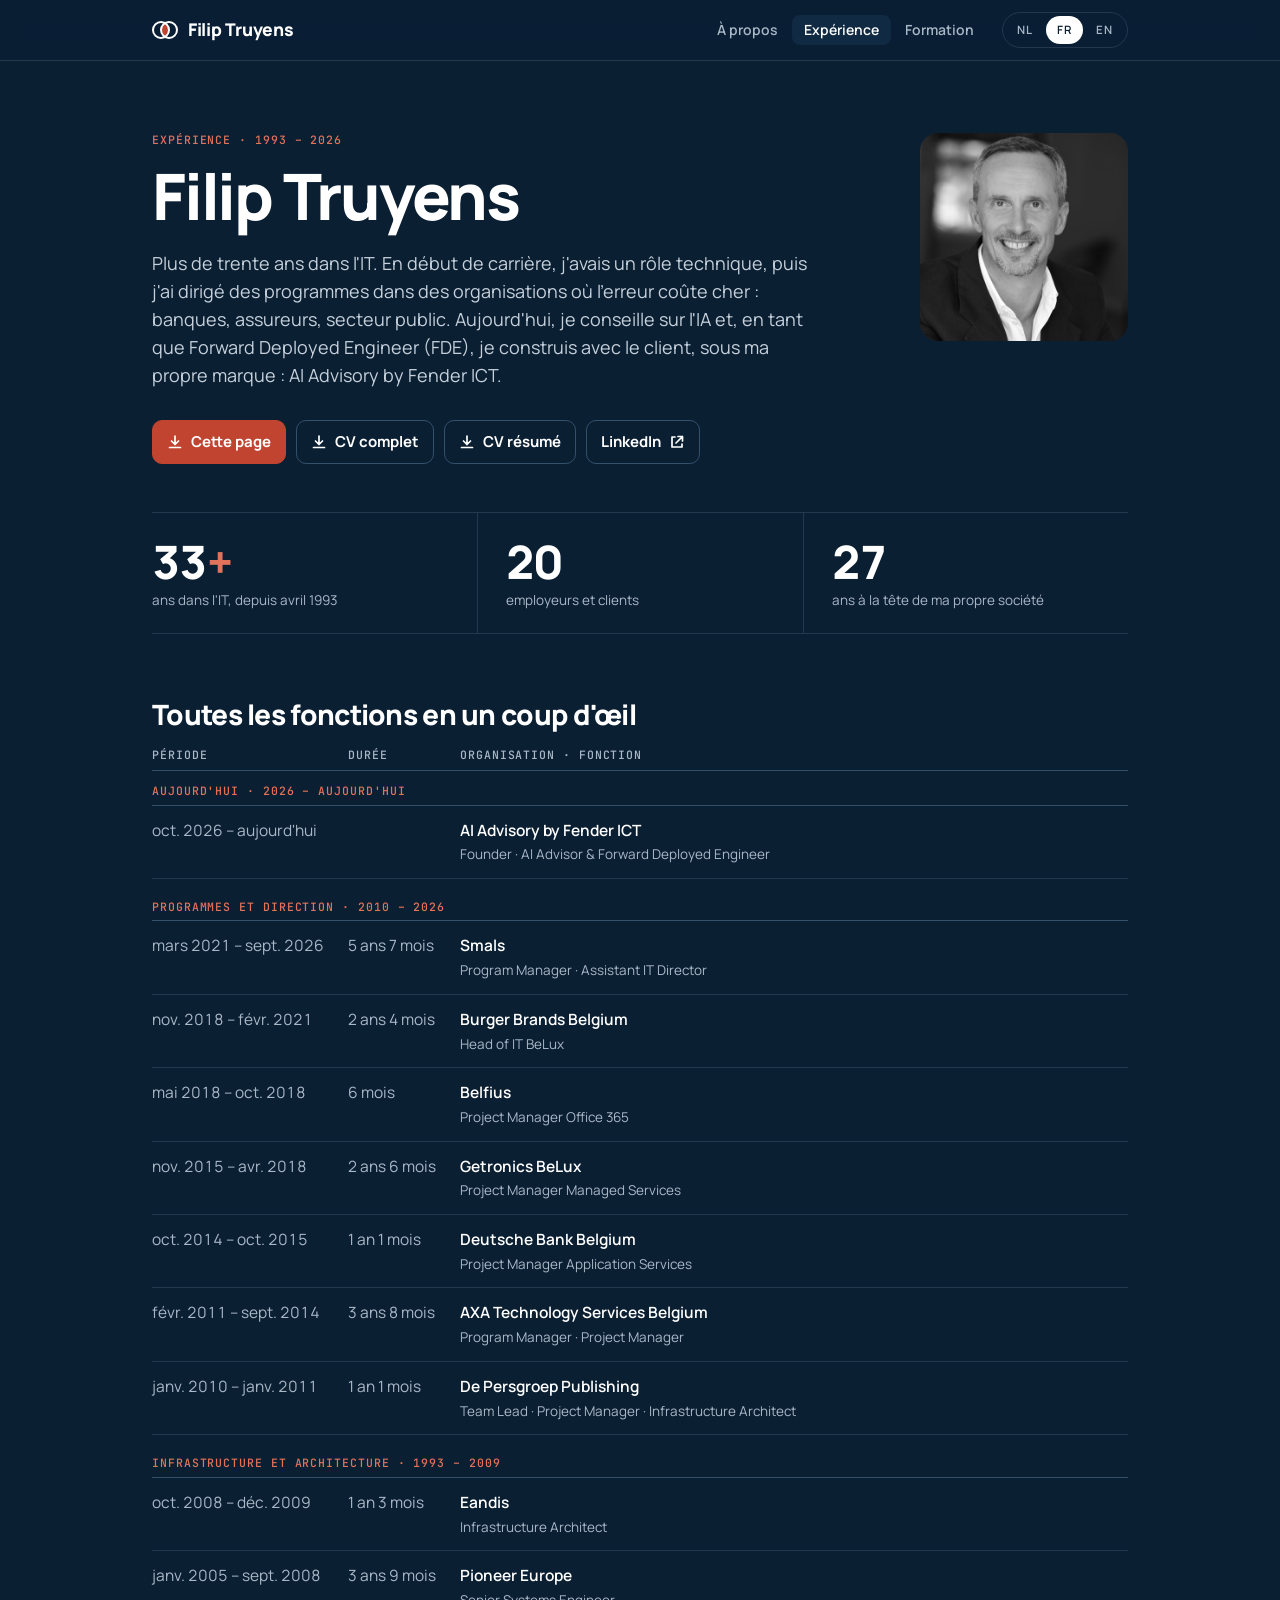
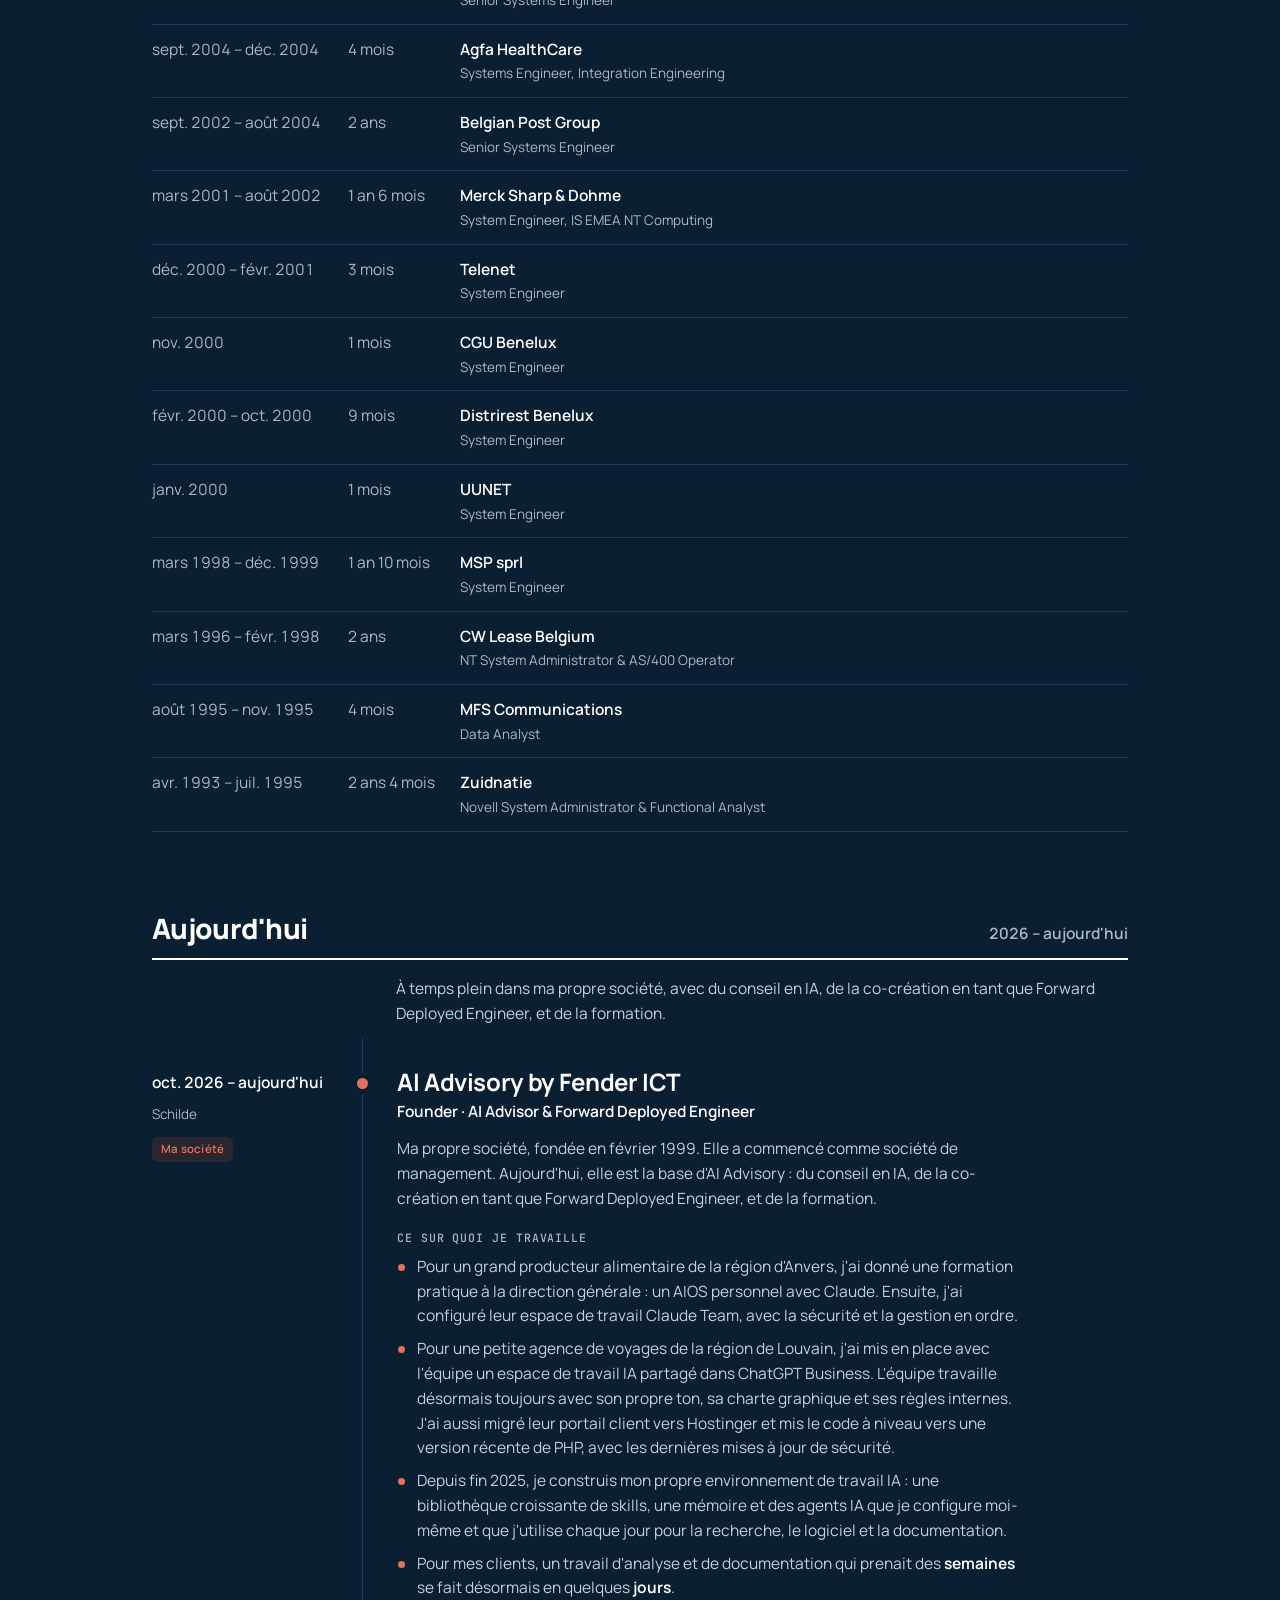
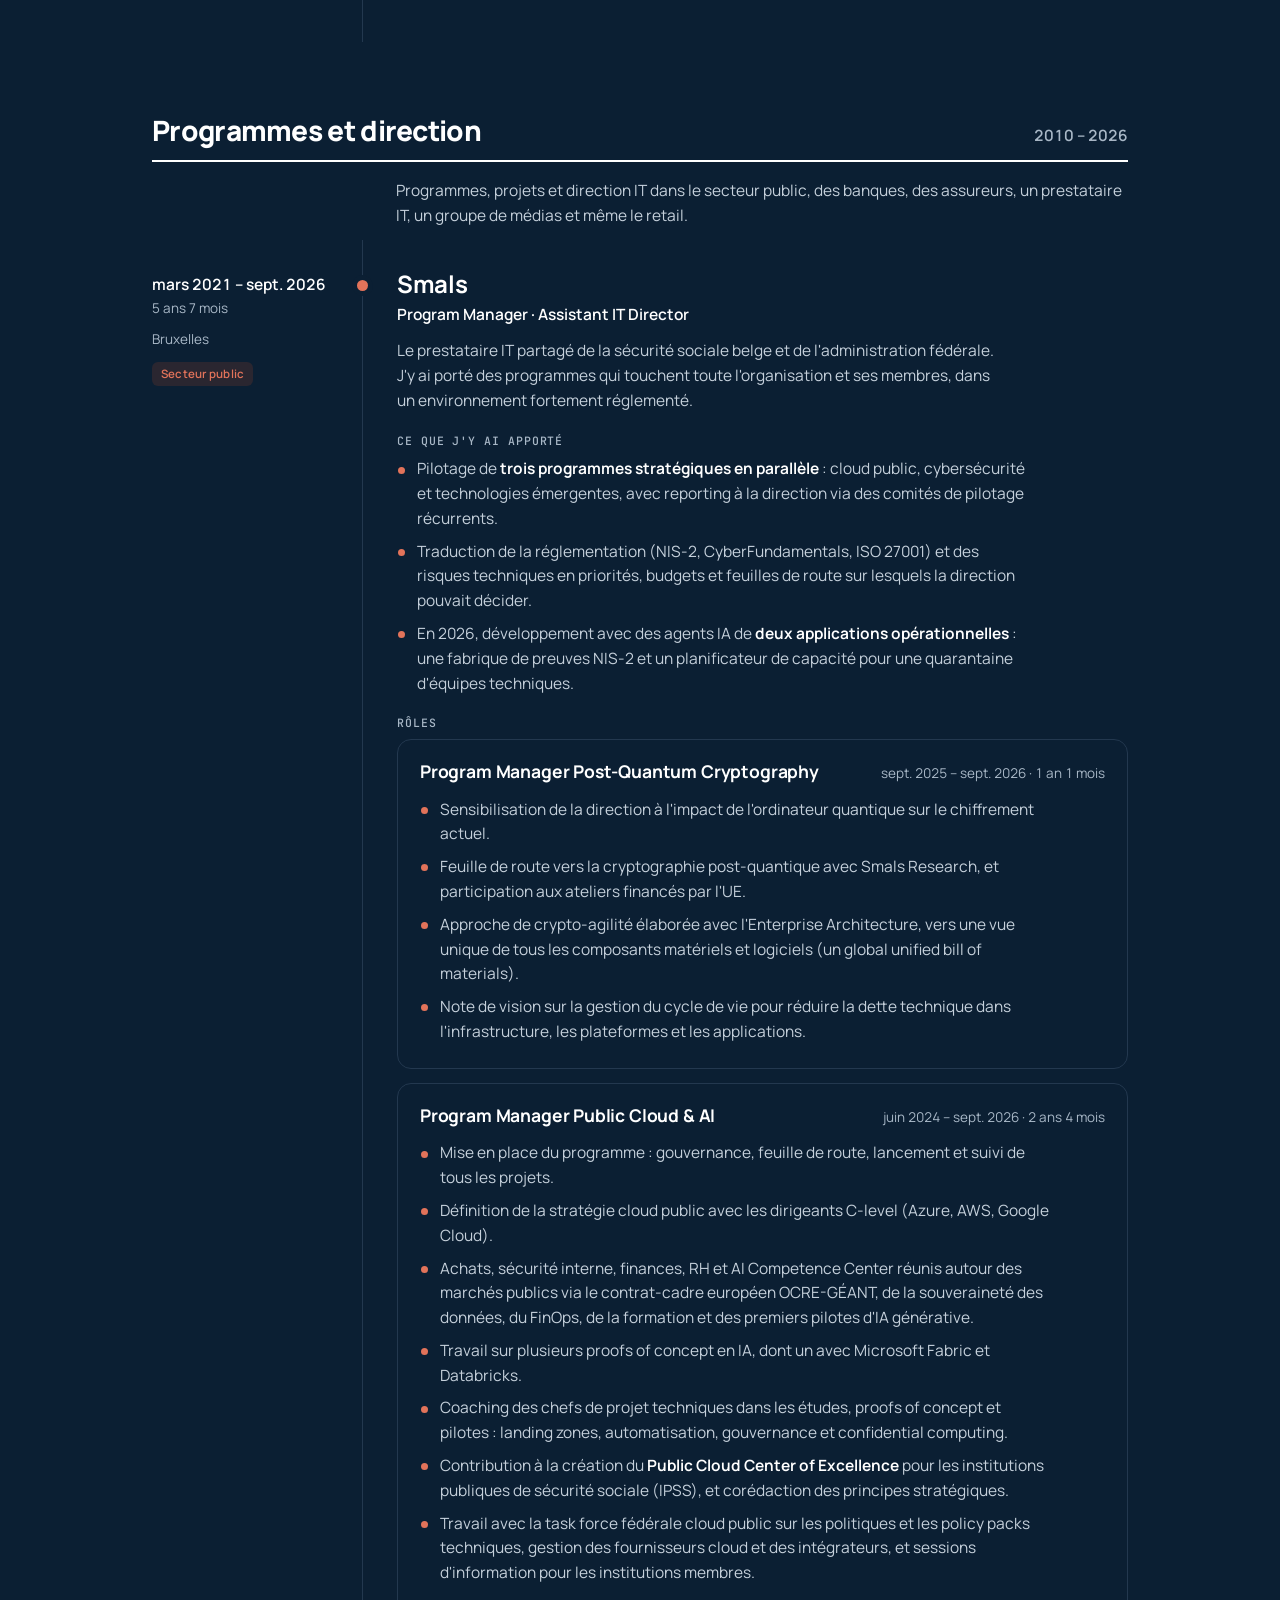
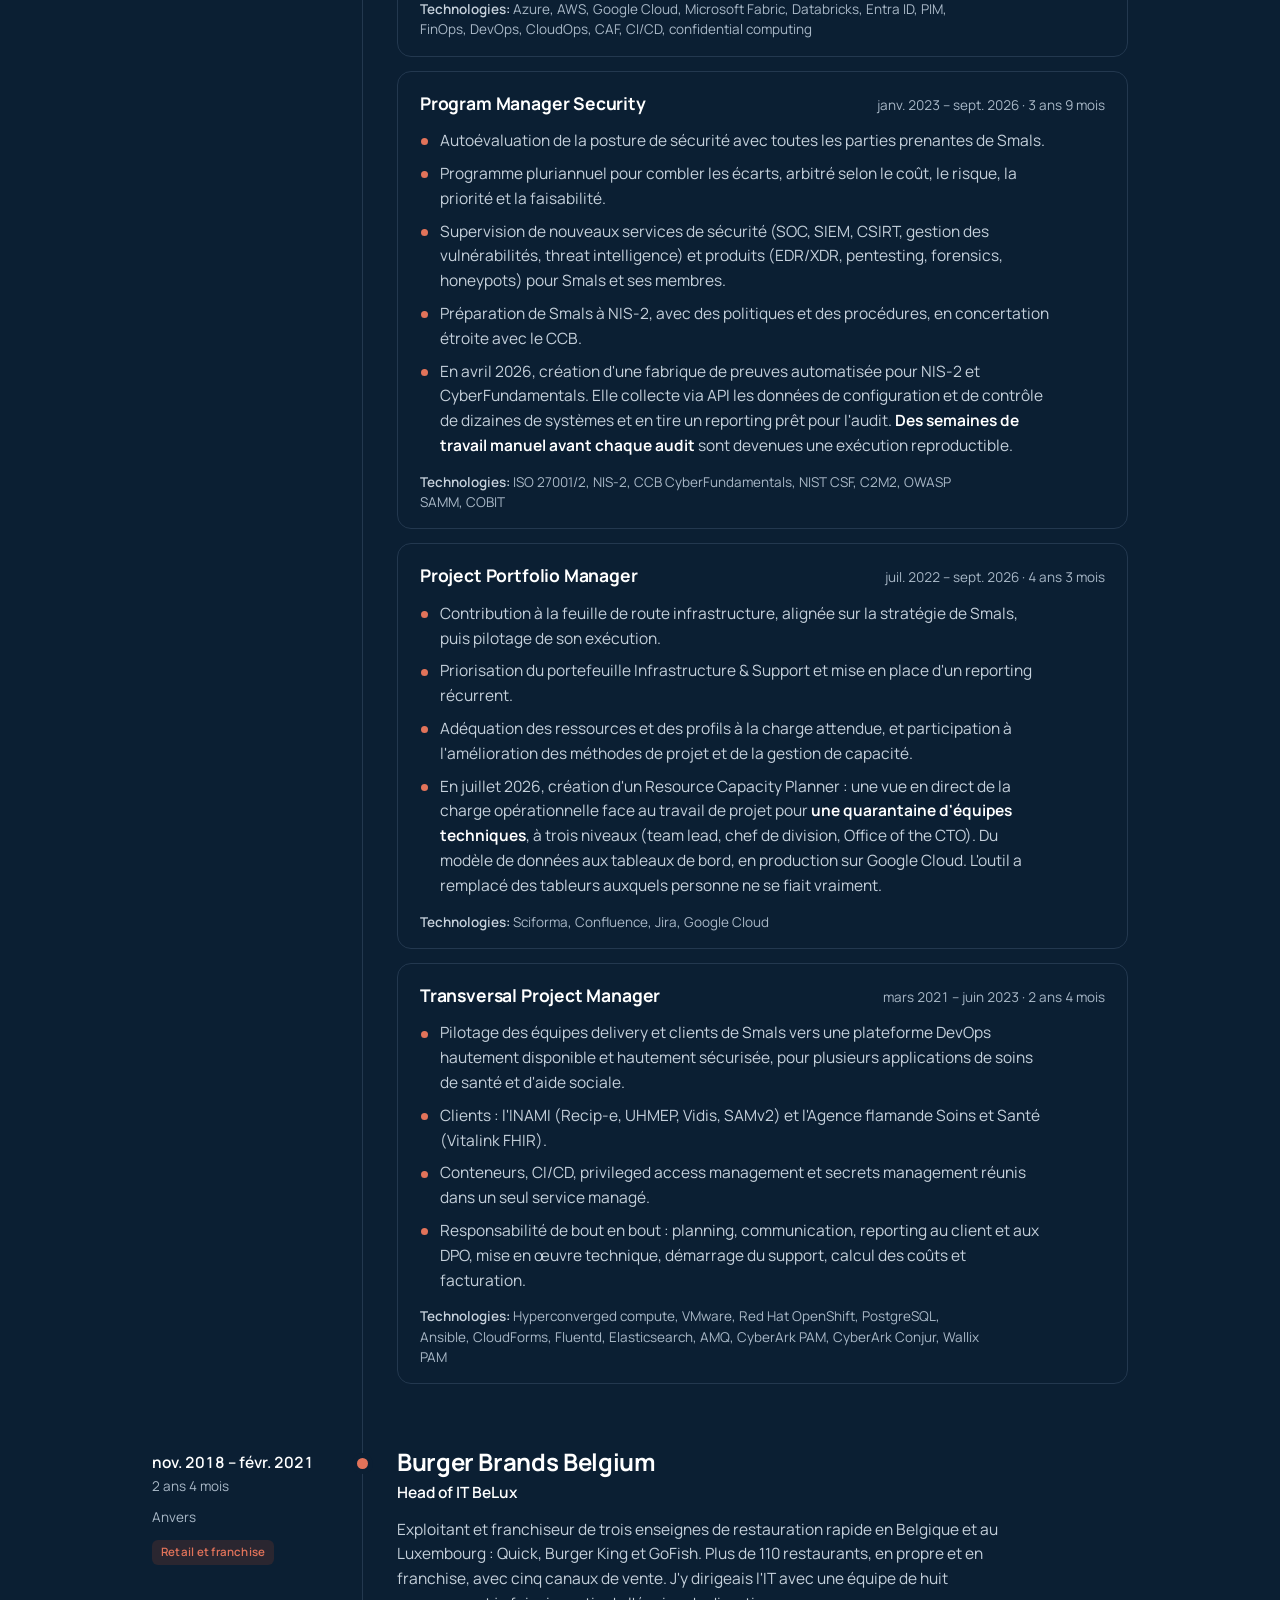
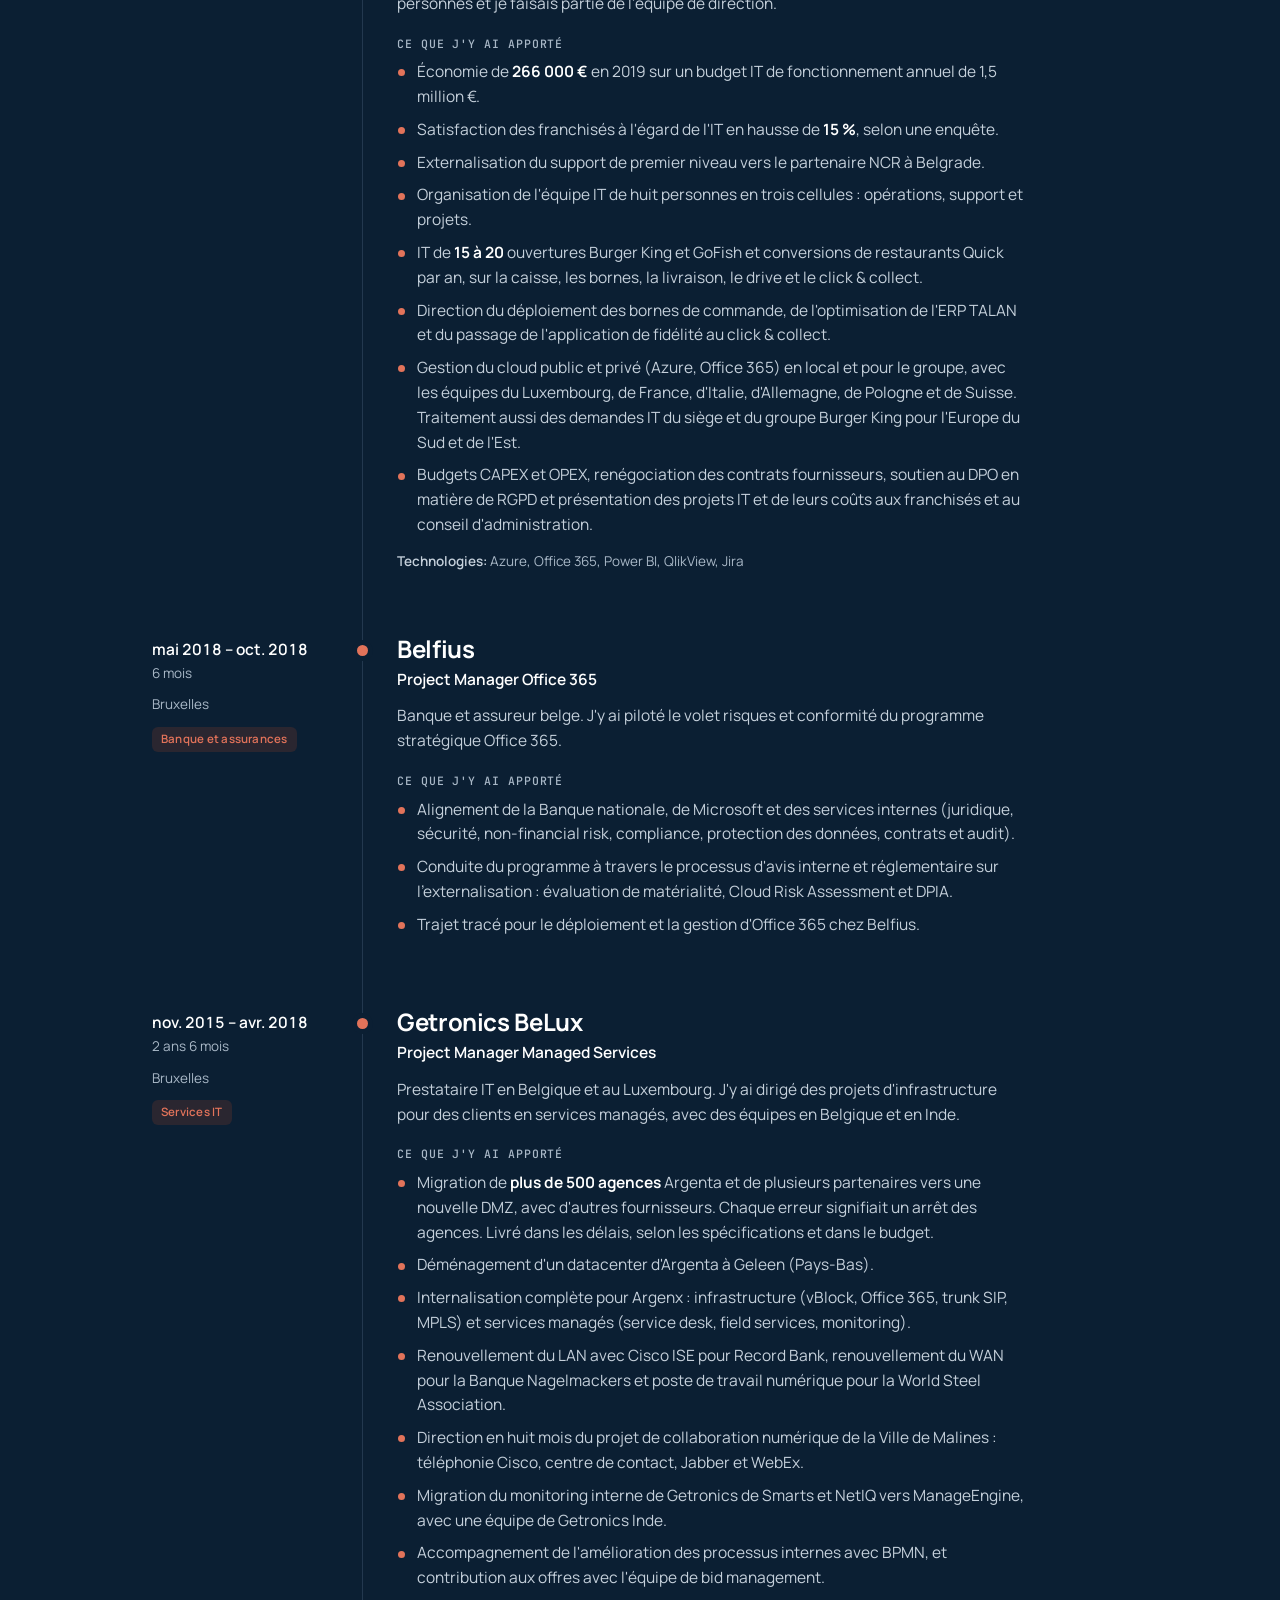
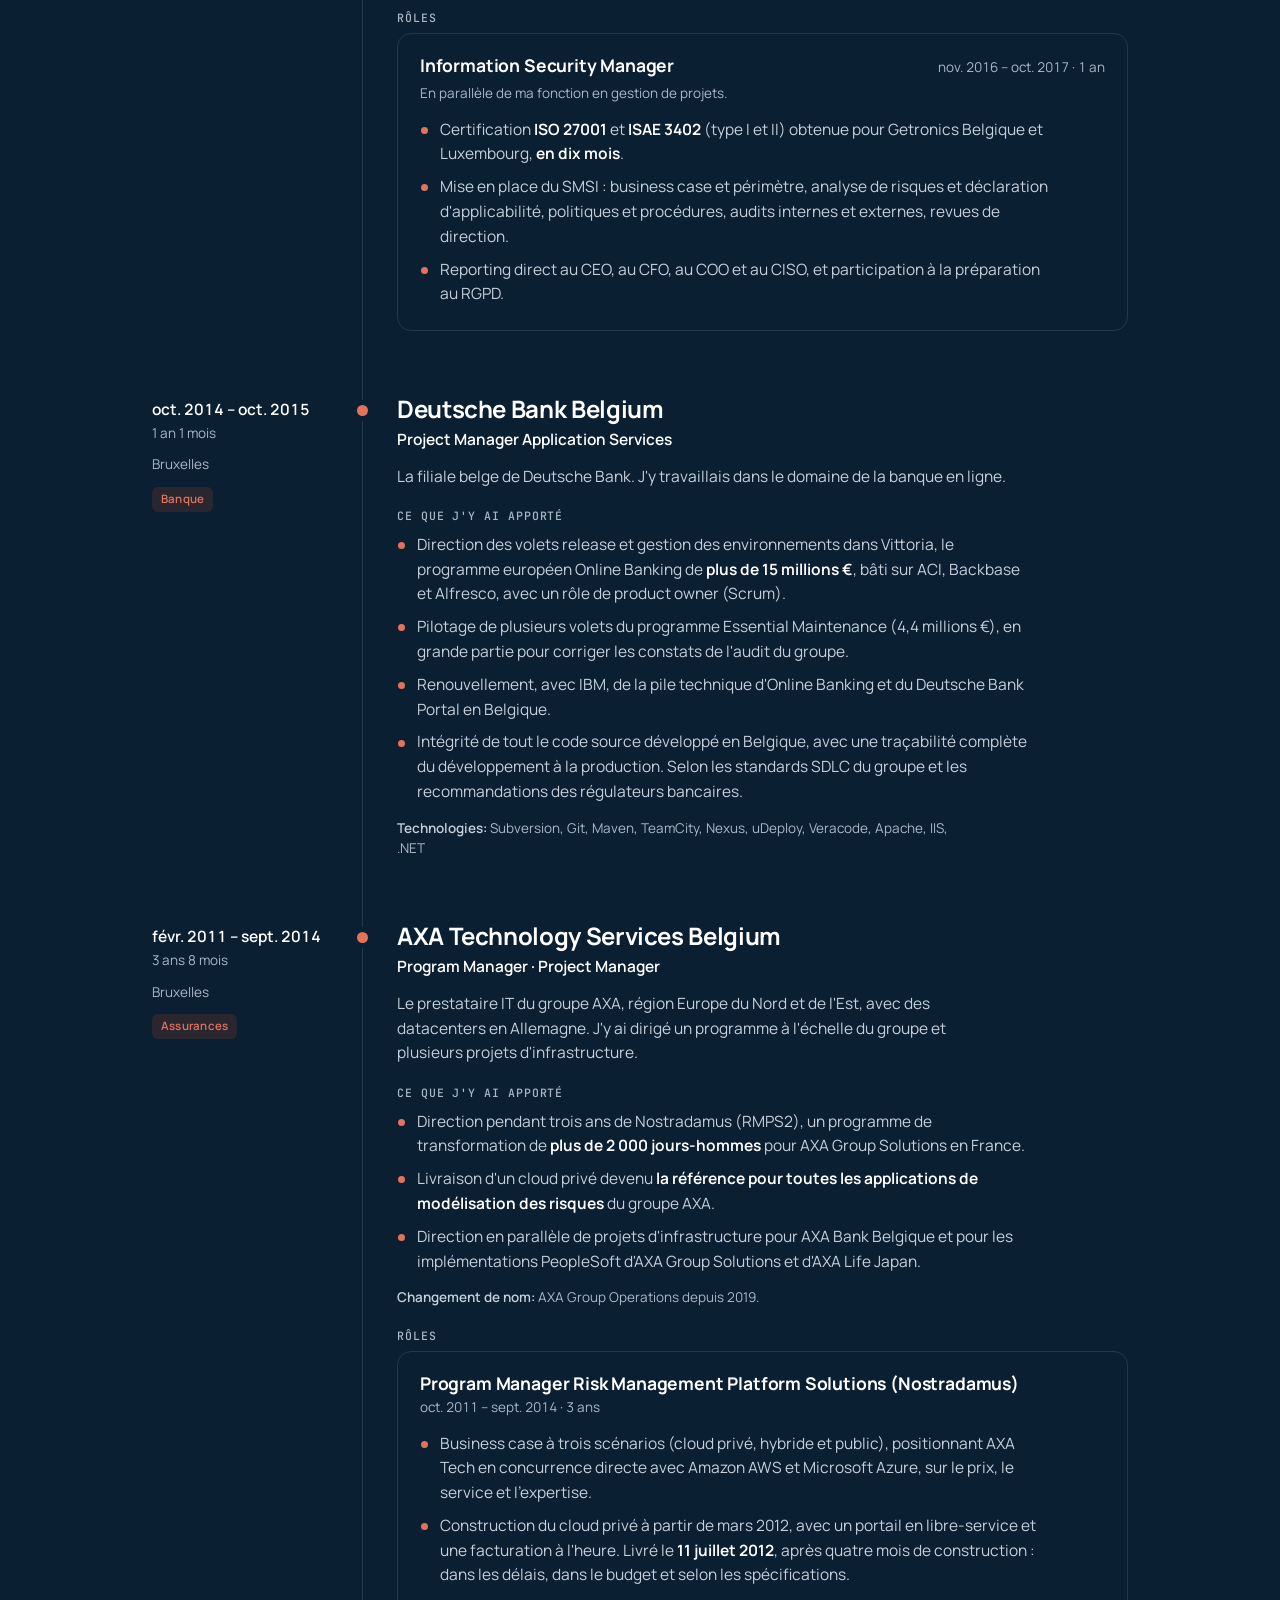
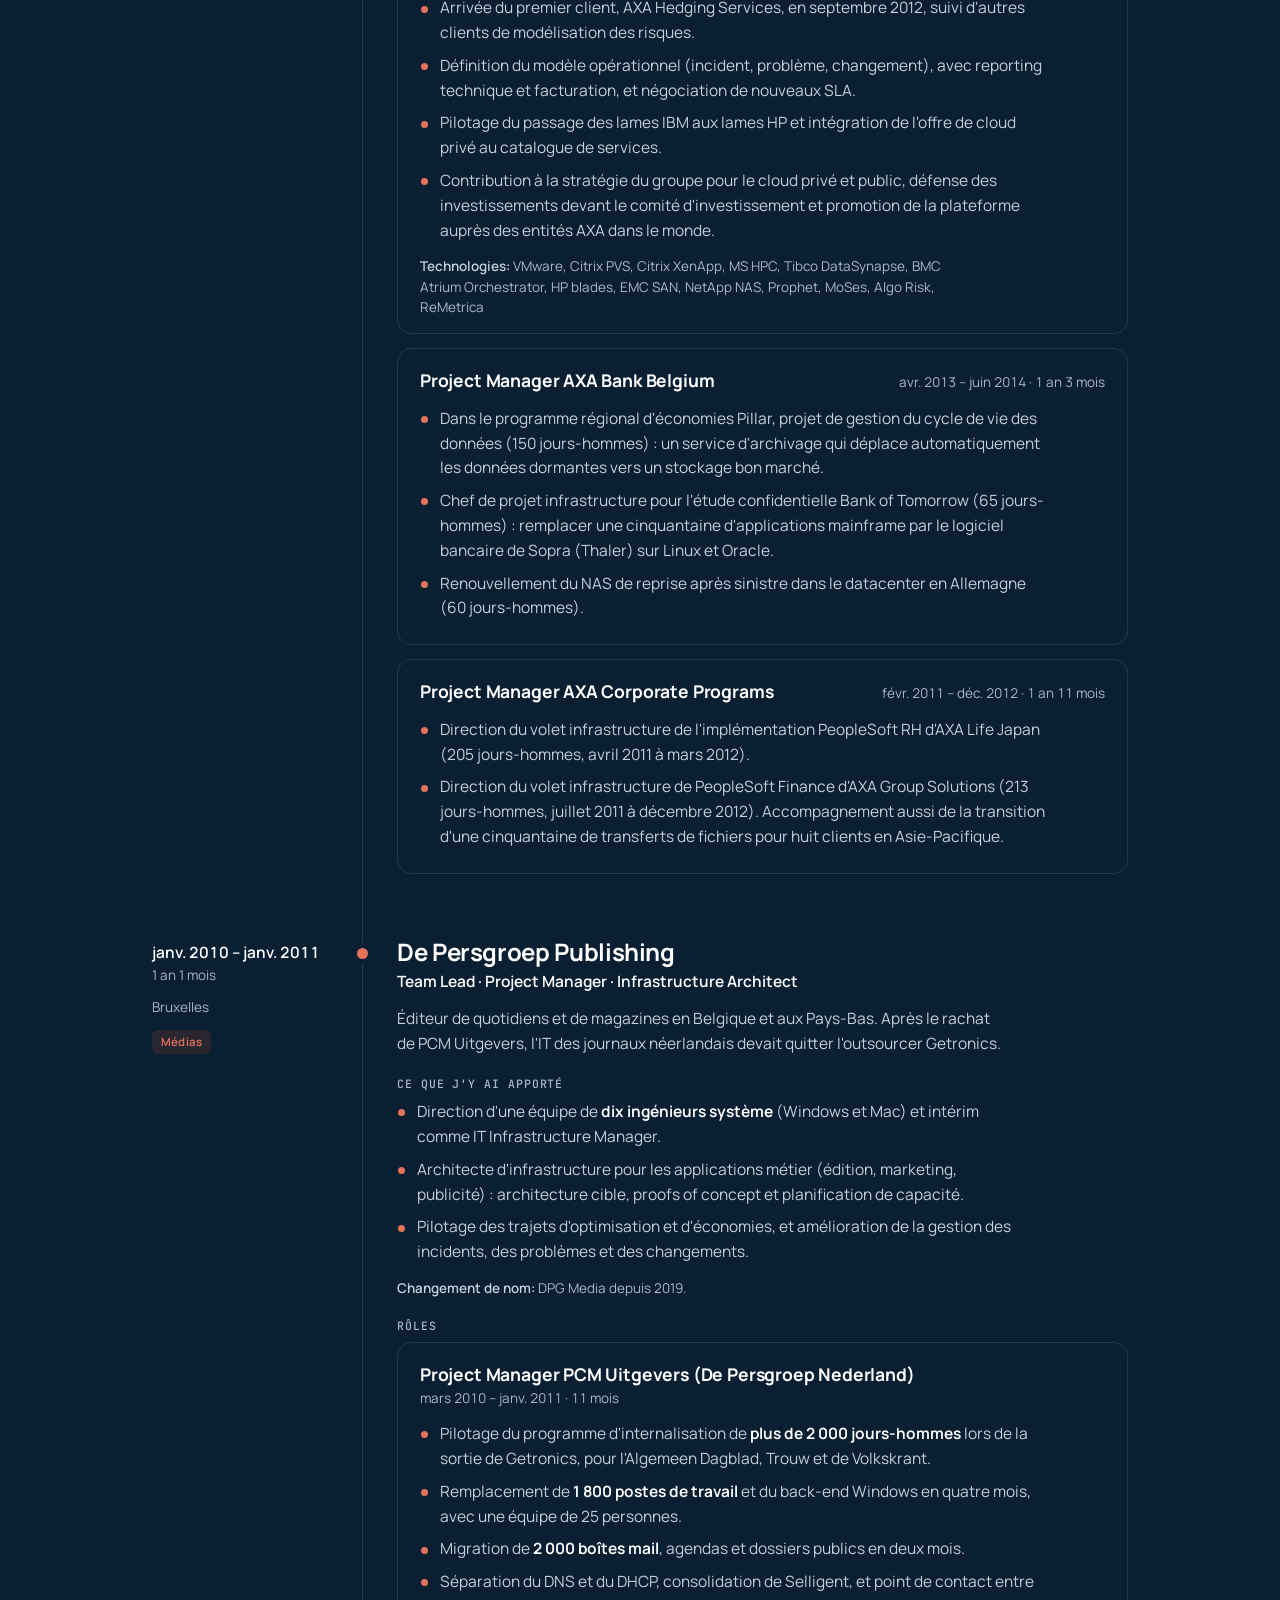
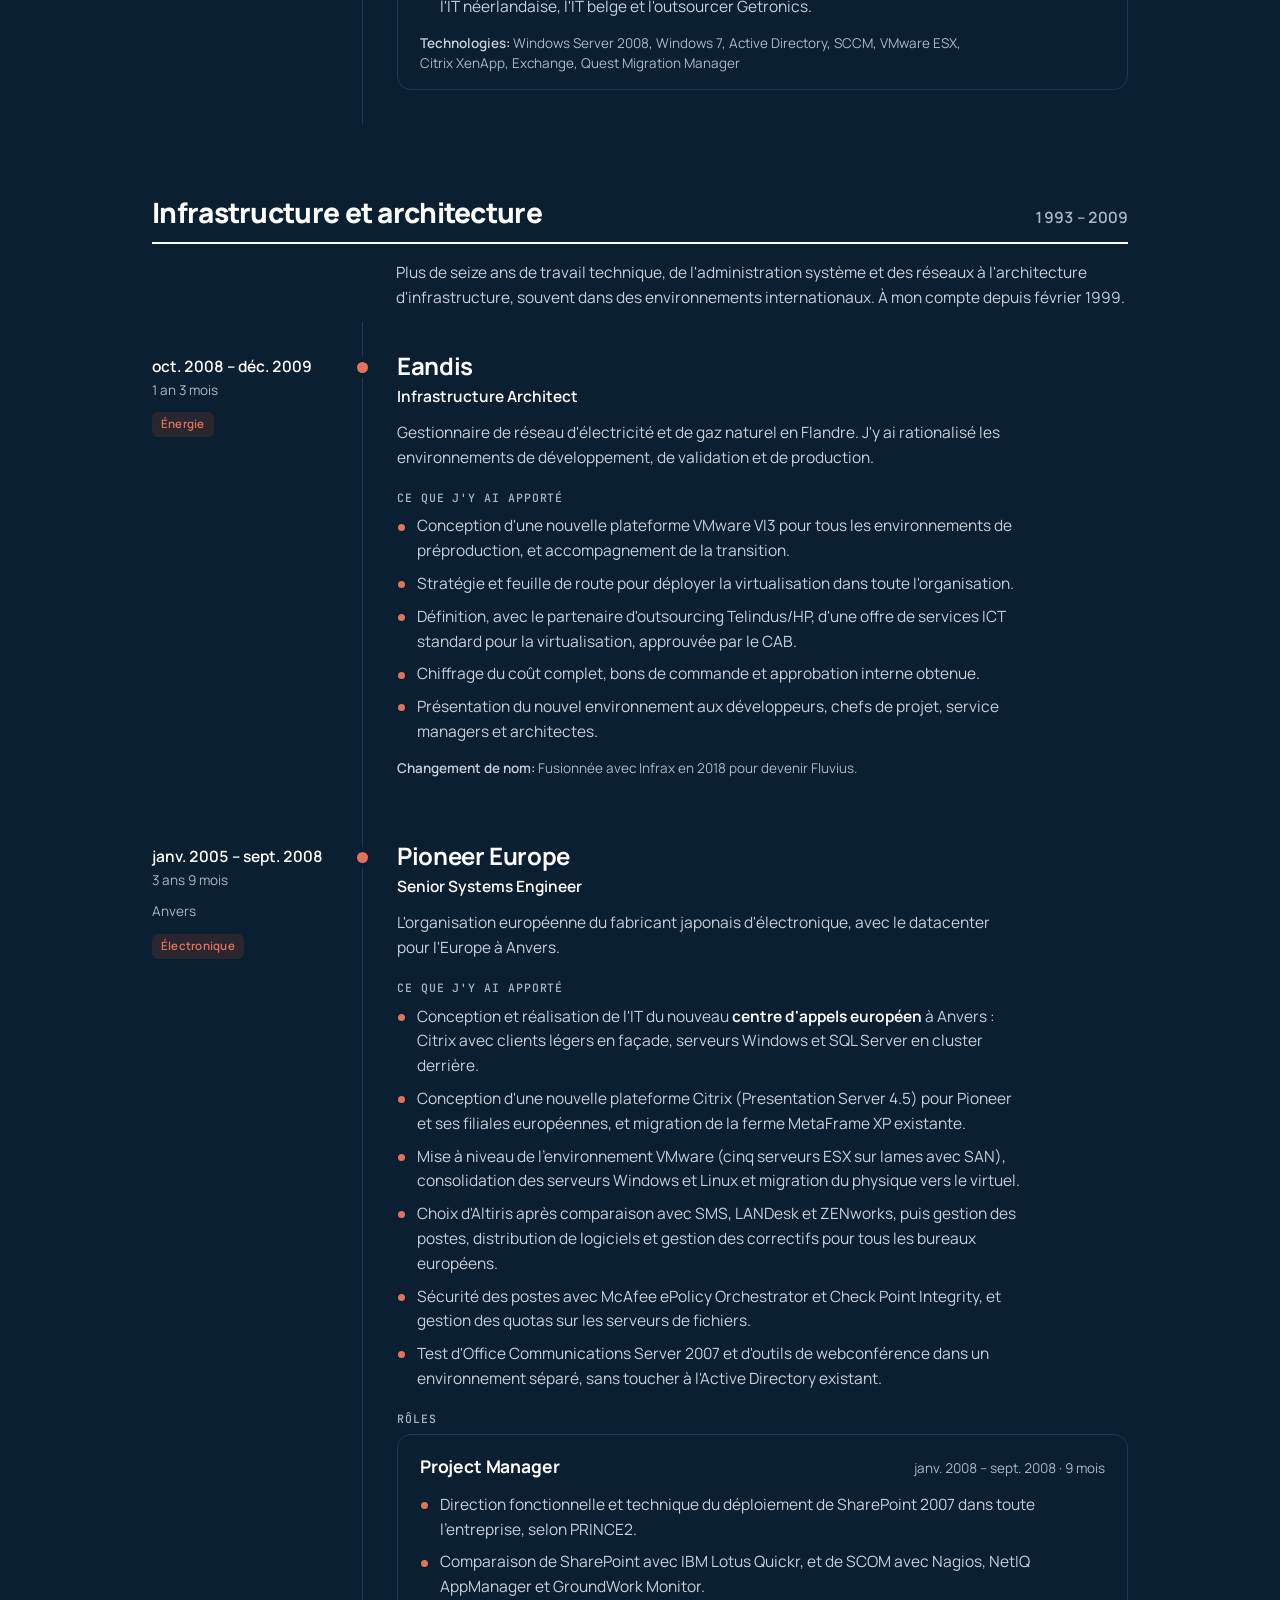
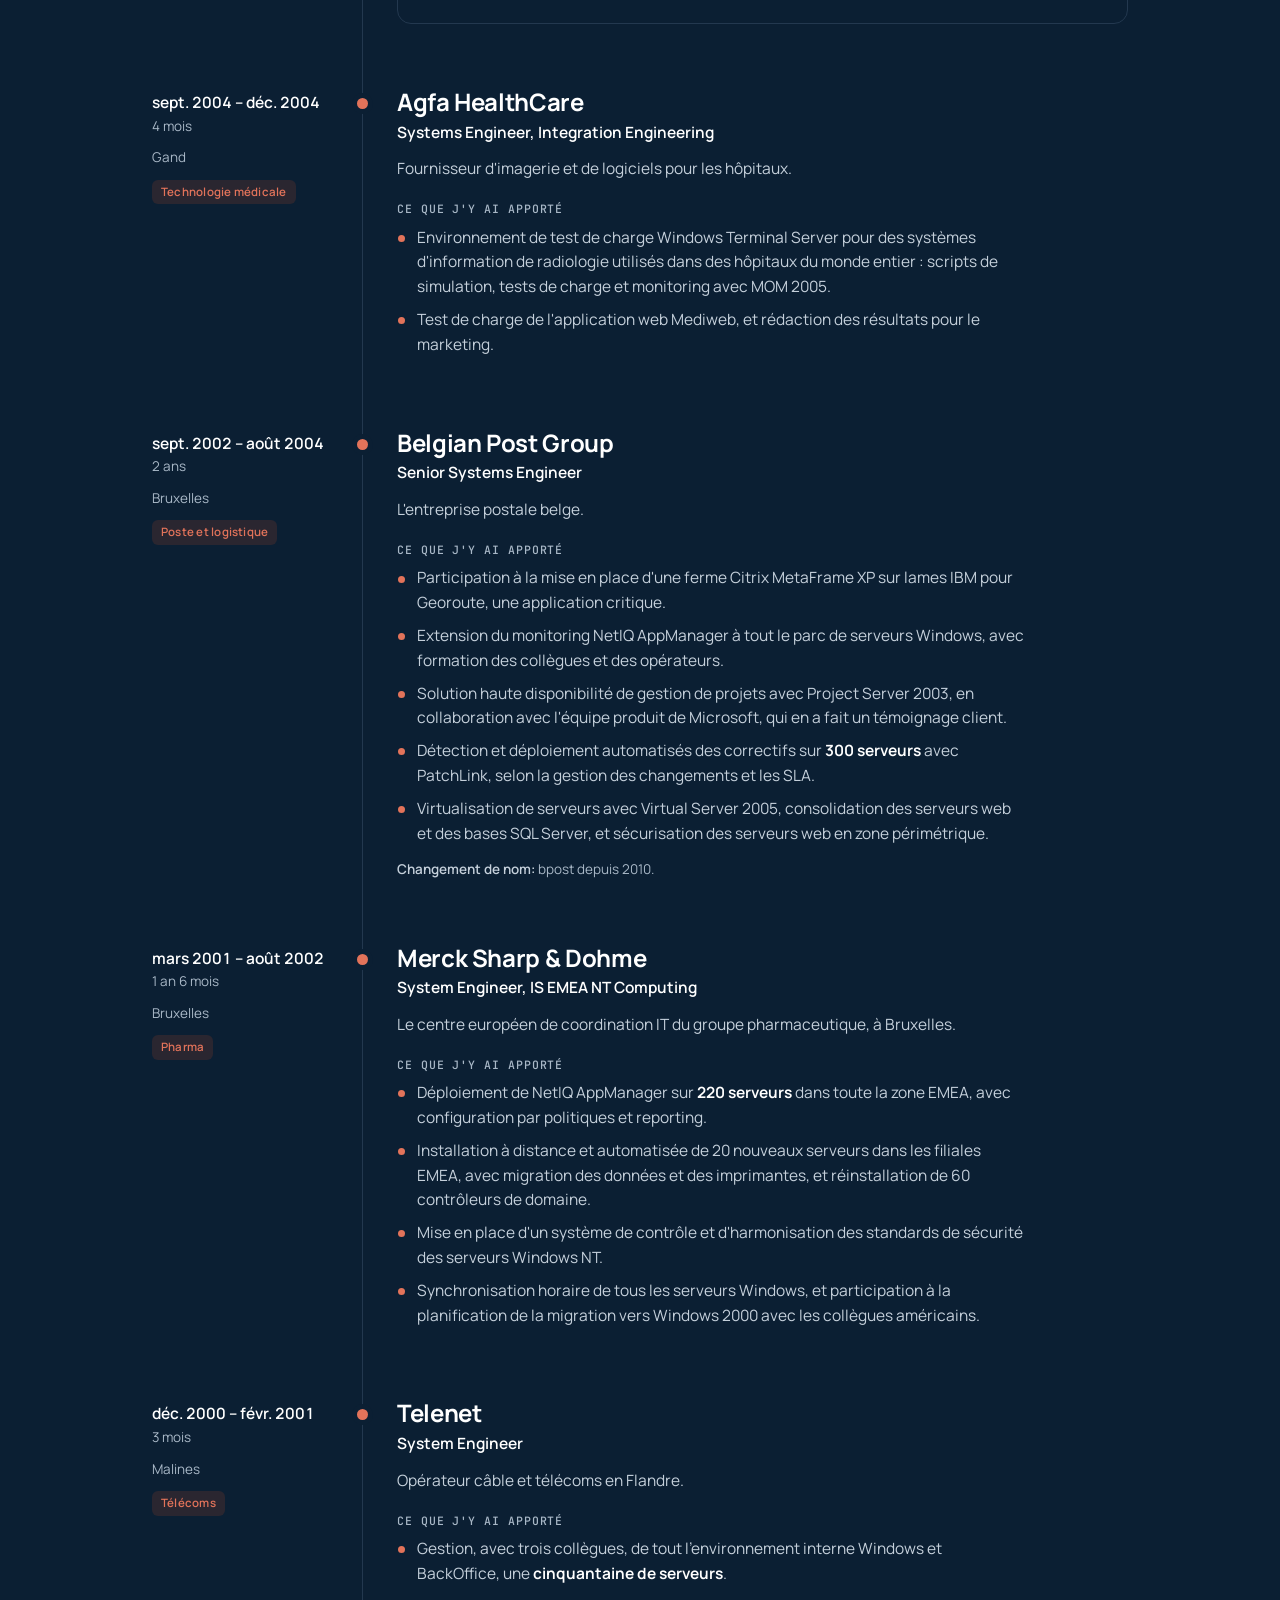
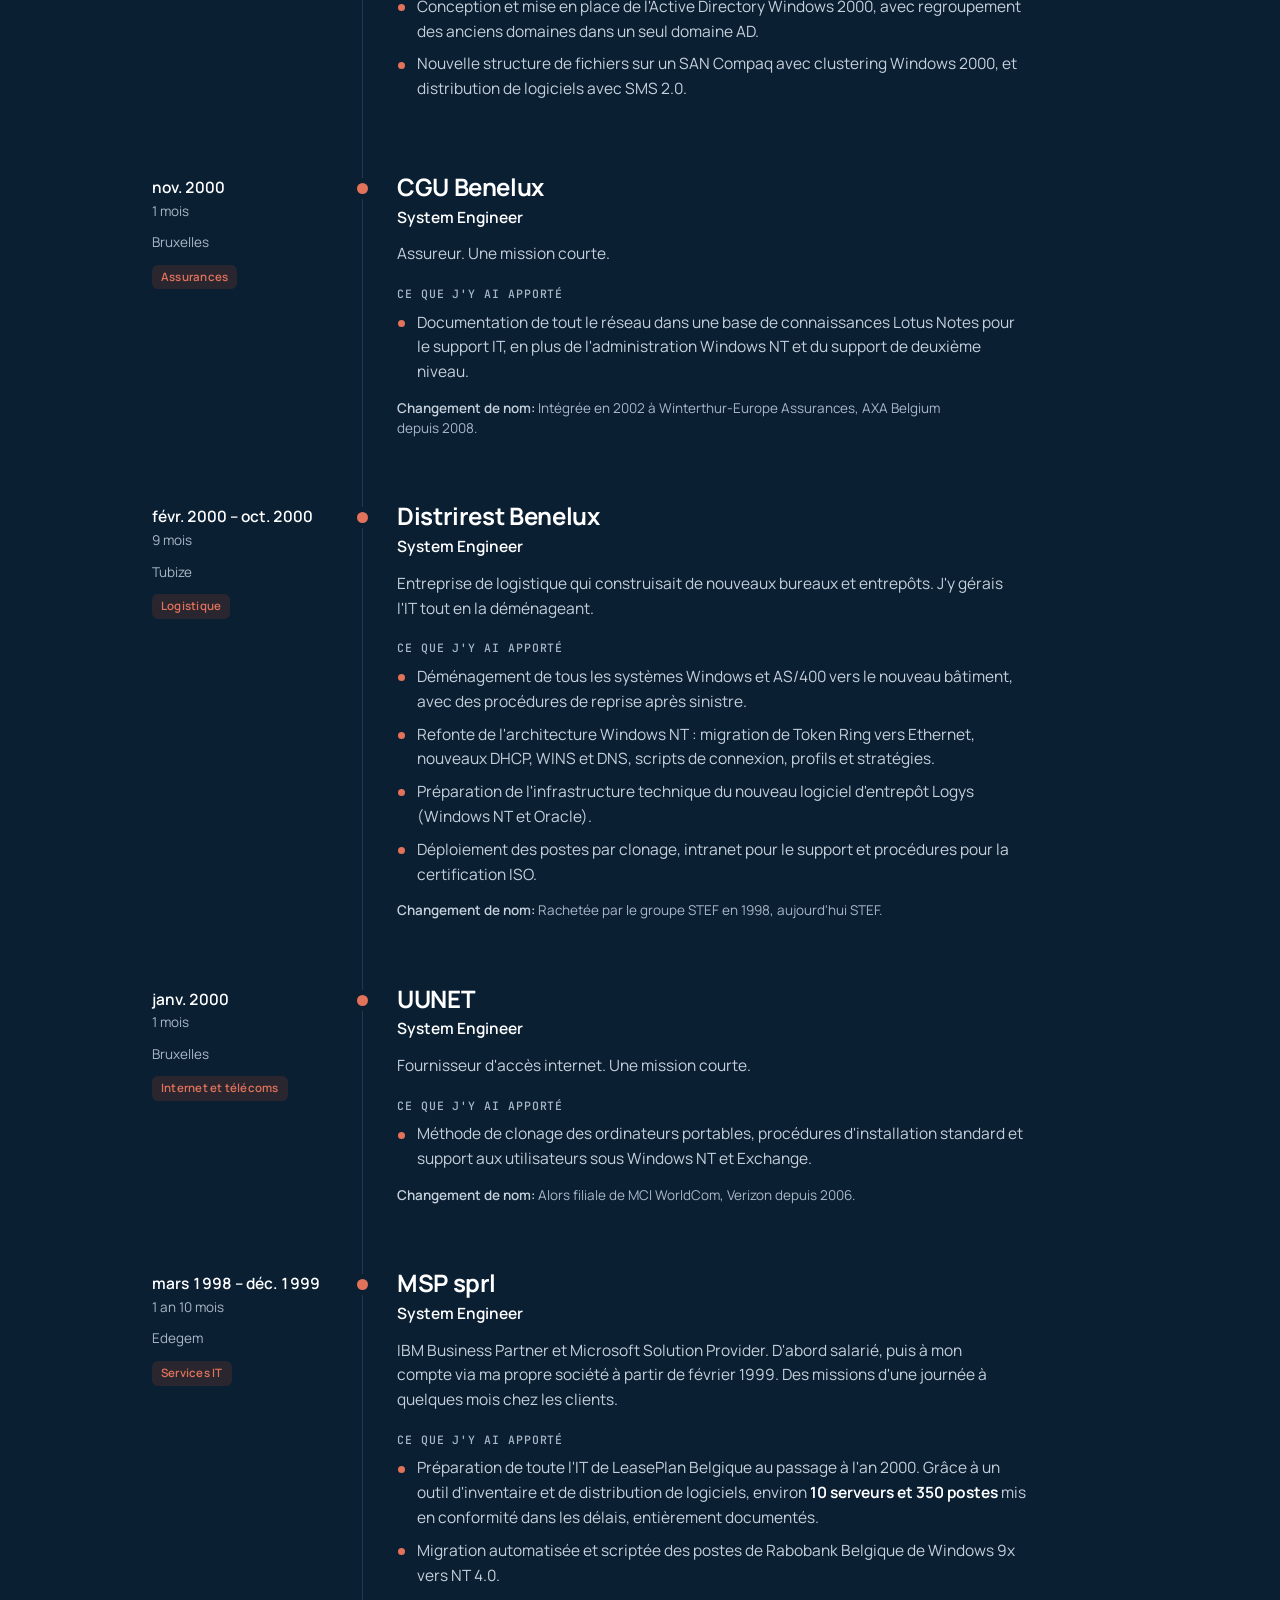
<file: fr/experience.html>
<!doctype html>
<html lang="fr">
<head>
<meta charset="utf-8">
<meta name="viewport" content="width=device-width, initial-scale=1">
<title>Filip Truyens · Expérience</title>
<meta name="description" content="Vue complète de l&#x27;expérience professionnelle de Filip Truyens, de 1993 à aujourd&#x27;hui : chaque employeur et client, avec les dates exactes et les principales réalisations.">
<meta name="author" content="Filip Truyens">
<meta property="og:type" content="profile">
<meta property="og:title" content="Filip Truyens · Expérience">
<meta property="og:description" content="Vue complète de l&#x27;expérience professionnelle de Filip Truyens, de 1993 à aujourd&#x27;hui : chaque employeur et client, avec les dates exactes et les principales réalisations.">
<link rel="canonical" href="https://filiptruyens.be/fr/experience.html">
<link rel="alternate" hreflang="nl" href="https://filiptruyens.be/nl/ervaring.html">
<link rel="alternate" hreflang="fr" href="https://filiptruyens.be/fr/experience.html">
<link rel="alternate" hreflang="en" href="https://filiptruyens.be/en/experience.html">
<link rel="alternate" hreflang="x-default" href="https://filiptruyens.be/">
<meta property="og:url" content="https://filiptruyens.be/fr/experience.html">
<meta property="og:locale" content="fr_BE">
<meta property="og:image" content="https://filiptruyens.be/assets/og-site.png?v75">
<meta property="og:image:width" content="1200">
<meta property="og:image:height" content="627">
<meta property="og:image:alt" content="Filip Truyens · AI Advisor &amp; Forward Deployed Engineer · Senior IT Transformation Leader">
<meta name="theme-color" content="#0B1F33">
<link rel="icon" href="../assets/favicon.svg" type="image/svg+xml">
<link rel="preload" href="../assets/fonts/Manrope-Variable-latin.woff2" as="font" type="font/woff2" crossorigin>
<link rel="preload" href="../assets/fonts/JetBrainsMono-Variable-latin.woff2" as="font" type="font/woff2" crossorigin>
<link rel="stylesheet" href="../assets/site.css">
<style>@media print { @page {
  @bottom-left { content: "Filip Truyens · Expérience · Mis à jour le 24 novembre 2026 · v75 · filiptruyens.be · linkedin.com/in/filiptruyens"; font: 500 7.5pt "Manrope", sans-serif; color: #5B6B7C; }
  @top-right { content: "Fender ICT bv · Goudbloemlaan 12, 2970 Schilde · BE0465.243.969 · filip@fenderict.be"; font: 500 7.5pt "Manrope", sans-serif; color: #8494A5; }
} }</style>
</head>
<body>
<header class="topbar">
  <div class="wrap">
    <a class="brand" href="#top"><svg viewBox="1.25 8.25 45.5 31.5" aria-hidden="true"><path d="M24 11.88 A14 14 0 0 1 24 36.12 A14 14 0 0 1 24 11.88 Z" fill="#C0442F"/><circle cx="17" cy="24" r="14" fill="none" stroke="currentColor" stroke-width="3.5"/><circle cx="31" cy="24" r="14" fill="none" stroke="currentColor" stroke-width="3.5"/></svg><span>Filip Truyens</span></a>
    <nav class="site-nav" aria-label="Pages">
      <a href="../fr/a-propos.html">À propos</a>
      <a href="../fr/experience.html" aria-current="page">Expérience</a>
      <a href="../fr/formation.html">Formation</a>
    </nav>
    <nav class="lang" aria-label="Langue">
      <a href="../nl/ervaring.html" hreflang="nl" lang="nl">NL</a>
      <a href="../fr/experience.html" hreflang="fr" lang="fr" aria-current="page">FR</a>
      <a href="../en/experience.html" hreflang="en" lang="en">EN</a>
    </nav>
  </div>
</header>

<main id="top" class="wrap">
<section class="hero">
  <div>
    <p class="eyebrow">Expérience · 1993 – 2026</p>
    <h1>Filip Truyens</h1>
    <p class="lead">Plus de trente ans dans l'IT. En début de carrière, j'avais un rôle technique, puis j'ai dirigé des programmes dans des organisations où l'erreur coûte cher : banques, assureurs, secteur public. Aujourd'hui, je conseille sur l'IA et, en tant que Forward Deployed Engineer (FDE), je construis avec le client, sous ma propre marque : AI Advisory by Fender ICT.</p>
    <div class="actions">
      <a class="btn" href="../pdf/Filip-Truyens-Experience-FR.pdf" download><svg viewBox="0 0 16 16" fill="none" stroke="currentColor" stroke-width="1.7" stroke-linecap="round" stroke-linejoin="round" aria-hidden="true"><path d="M8 2v8.5M4.5 7 8 10.5 11.5 7M2.5 13.5h11"/></svg>Cette page</a>
      <a class="btn ghost" href="../pdf/Filip-Truyens-CV-FR.pdf" download><svg viewBox="0 0 16 16" fill="none" stroke="currentColor" stroke-width="1.7" stroke-linecap="round" stroke-linejoin="round" aria-hidden="true"><path d="M8 2v8.5M4.5 7 8 10.5 11.5 7M2.5 13.5h11"/></svg>CV complet</a>
      <a class="btn ghost" href="../pdf/Filip-Truyens-CV-resume-FR.pdf" download><svg viewBox="0 0 16 16" fill="none" stroke="currentColor" stroke-width="1.7" stroke-linecap="round" stroke-linejoin="round" aria-hidden="true"><path d="M8 2v8.5M4.5 7 8 10.5 11.5 7M2.5 13.5h11"/></svg>CV résumé</a>
      <a class="btn ghost" href="https://www.linkedin.com/in/filiptruyens" rel="me noopener" target="_blank">LinkedIn<svg viewBox="0 0 16 16" fill="none" stroke="currentColor" stroke-width="1.7" stroke-linecap="round" stroke-linejoin="round" aria-hidden="true"><path d="M6 3H3v10h10v-3M9 2.5h4.5V7M13.5 2.5 7 9"/></svg></a>
    </div>
  </div>
  <img class="portrait" src="../assets/filip-truyens.jpg" alt="Portrait de Filip Truyens" width="480" height="480">
</section>

<section class="stats" aria-label="Chiffres clés">
  <div class="stat"><b>33<i>+</i></b><span>ans dans l'IT, depuis avril 1993</span></div>
  <div class="stat"><b>20</b><span>employeurs et clients</span></div>
  <div class="stat"><b>27</b><span>ans à la tête de ma propre société</span></div>
</section>

<section class="overview" aria-labelledby="overzicht">
  <h2 id="overzicht">Toutes les fonctions en un coup d'œil</h2>
  <table>
    <thead><tr><th scope="col">Période</th><th scope="col" class="col-dur">Durée</th><th scope="col">Organisation · Fonction</th></tr></thead>
    <tbody>
        <tr class="era-row"><td colspan="3">Aujourd'hui · 2026 – aujourd'hui</td></tr>
        <tr><td class="when">oct. 2026 – aujourd'hui</td><td class="dur col-dur"></td><td class="org"><a href="#fender-ict">AI Advisory by Fender ICT</a><span class="orole">Founder · AI Advisor &amp; Forward Deployed Engineer</span></td></tr>
        <tr class="era-row"><td colspan="3">Programmes et direction · 2010 – 2026</td></tr>
        <tr><td class="when">mars 2021 – sept. 2026</td><td class="dur col-dur">5 ans 7 mois</td><td class="org"><a href="#smals">Smals</a><span class="orole">Program Manager · Assistant IT Director</span></td></tr>
        <tr><td class="when">nov. 2018 – févr. 2021</td><td class="dur col-dur">2 ans 4 mois</td><td class="org"><a href="#burger-brands">Burger Brands Belgium</a><span class="orole">Head of IT BeLux</span></td></tr>
        <tr><td class="when">mai 2018 – oct. 2018</td><td class="dur col-dur">6 mois</td><td class="org"><a href="#belfius">Belfius</a><span class="orole">Project Manager Office 365</span></td></tr>
        <tr><td class="when">nov. 2015 – avr. 2018</td><td class="dur col-dur">2 ans 6 mois</td><td class="org"><a href="#getronics">Getronics BeLux</a><span class="orole">Project Manager Managed Services</span></td></tr>
        <tr><td class="when">oct. 2014 – oct. 2015</td><td class="dur col-dur">1 an 1 mois</td><td class="org"><a href="#deutsche-bank">Deutsche Bank Belgium</a><span class="orole">Project Manager Application Services</span></td></tr>
        <tr><td class="when">févr. 2011 – sept. 2014</td><td class="dur col-dur">3 ans 8 mois</td><td class="org"><a href="#axa">AXA Technology Services Belgium</a><span class="orole">Program Manager · Project Manager</span></td></tr>
        <tr><td class="when">janv. 2010 – janv. 2011</td><td class="dur col-dur">1 an 1 mois</td><td class="org"><a href="#de-persgroep">De Persgroep Publishing</a><span class="orole">Team Lead · Project Manager · Infrastructure Architect</span></td></tr>
        <tr class="era-row"><td colspan="3">Infrastructure et architecture · 1993 – 2009</td></tr>
        <tr><td class="when">oct. 2008 – déc. 2009</td><td class="dur col-dur">1 an 3 mois</td><td class="org"><a href="#eandis">Eandis</a><span class="orole">Infrastructure Architect</span></td></tr>
        <tr><td class="when">janv. 2005 – sept. 2008</td><td class="dur col-dur">3 ans 9 mois</td><td class="org"><a href="#pioneer">Pioneer Europe</a><span class="orole">Senior Systems Engineer</span></td></tr>
        <tr><td class="when">sept. 2004 – déc. 2004</td><td class="dur col-dur">4 mois</td><td class="org"><a href="#agfa">Agfa HealthCare</a><span class="orole">Systems Engineer, Integration Engineering</span></td></tr>
        <tr><td class="when">sept. 2002 – août 2004</td><td class="dur col-dur">2 ans</td><td class="org"><a href="#bpost">Belgian Post Group</a><span class="orole">Senior Systems Engineer</span></td></tr>
        <tr><td class="when">mars 2001 – août 2002</td><td class="dur col-dur">1 an 6 mois</td><td class="org"><a href="#msd">Merck Sharp &amp; Dohme</a><span class="orole">System Engineer, IS EMEA NT Computing</span></td></tr>
        <tr><td class="when">déc. 2000 – févr. 2001</td><td class="dur col-dur">3 mois</td><td class="org"><a href="#telenet">Telenet</a><span class="orole">System Engineer</span></td></tr>
        <tr><td class="when">nov. 2000</td><td class="dur col-dur">1 mois</td><td class="org"><a href="#cgu">CGU Benelux</a><span class="orole">System Engineer</span></td></tr>
        <tr><td class="when">févr. 2000 – oct. 2000</td><td class="dur col-dur">9 mois</td><td class="org"><a href="#distrirest">Distrirest Benelux</a><span class="orole">System Engineer</span></td></tr>
        <tr><td class="when">janv. 2000</td><td class="dur col-dur">1 mois</td><td class="org"><a href="#uunet">UUNET</a><span class="orole">System Engineer</span></td></tr>
        <tr><td class="when">mars 1998 – déc. 1999</td><td class="dur col-dur">1 an 10 mois</td><td class="org"><a href="#msp">MSP sprl</a><span class="orole">System Engineer</span></td></tr>
        <tr><td class="when">mars 1996 – févr. 1998</td><td class="dur col-dur">2 ans</td><td class="org"><a href="#cw-lease">CW Lease Belgium</a><span class="orole">NT System Administrator &amp; AS/400 Operator</span></td></tr>
        <tr><td class="when">août 1995 – nov. 1995</td><td class="dur col-dur">4 mois</td><td class="org"><a href="#mfs">MFS Communications</a><span class="orole">Data Analyst</span></td></tr>
        <tr><td class="when">avr. 1993 – juil. 1995</td><td class="dur col-dur">2 ans 4 mois</td><td class="org"><a href="#zuidnatie">Zuidnatie</a><span class="orole">Novell System Administrator &amp; Functional Analyst</span></td></tr>
    </tbody>
  </table>
</section>

<section class="era" id="nu" aria-labelledby="h-nu">
  <div class="era-head">
    <h2 id="h-nu">Aujourd'hui</h2>
    <span class="years">2026 – aujourd'hui</span>
  </div>
  <p class="era-intro">À temps plein dans ma propre société, avec du conseil en IA, de la co-création en tant que Forward Deployed Engineer, et de la formation.</p>
  <article class="job" id="fender-ict">
    <div class="meta">
      <span class="dates"><time datetime="2026-10">oct. 2026 – aujourd'hui</time></span>
      
      <span class="place">Schilde</span>
      <span class="sector">Ma société</span>
    </div>
    <div class="body">
      <h3>AI Advisory by Fender ICT</h3>
      <p class="role">Founder · AI Advisor &amp; Forward Deployed Engineer</p>
      <p class="context">Ma propre société, fondée en février 1999. Elle a commencé comme société de management. Aujourd'hui, elle est la base d'AI Advisory : du conseil en IA, de la co-création en tant que Forward Deployed Engineer, et de la formation.</p>
      <p class="label">Ce sur quoi je travaille</p>
      <ul class="wins">
        <li>Pour un grand producteur alimentaire de la région d'Anvers, j'ai donné une formation pratique à la direction générale : un AIOS personnel avec Claude. Ensuite, j'ai configuré leur espace de travail Claude Team, avec la sécurité et la gestion en ordre.</li>
        <li>Pour une petite agence de voyages de la région de Louvain, j'ai mis en place avec l'équipe un espace de travail IA partagé dans ChatGPT Business. L'équipe travaille désormais toujours avec son propre ton, sa charte graphique et ses règles internes. J'ai aussi migré leur portail client vers Hostinger et mis le code à niveau vers une version récente de PHP, avec les dernières mises à jour de sécurité.</li>
        <li>Depuis fin 2025, je construis mon propre environnement de travail IA : une bibliothèque croissante de skills, une mémoire et des agents IA que je configure moi-même et que j'utilise chaque jour pour la recherche, le logiciel et la documentation.</li>
        <li>Pour mes clients, un travail d'analyse et de documentation qui prenait des <strong>semaines</strong> se fait désormais en quelques <strong>jours</strong>.</li>
      </ul>



    </div>
  </article>
</section>

<section class="era" id="leiding" aria-labelledby="h-leiding">
  <div class="era-head">
    <h2 id="h-leiding">Programmes et direction</h2>
    <span class="years">2010 – 2026</span>
  </div>
  <p class="era-intro">Programmes, projets et direction IT dans le secteur public, des banques, des assureurs, un prestataire IT, un groupe de médias et même le retail.</p>
  <article class="job long" id="smals">
    <div class="meta">
      <span class="dates"><time datetime="2021-03">mars 2021 – sept. 2026</time></span>
      <span class="dur">5 ans 7 mois</span>
      <span class="place">Bruxelles</span>
      <span class="sector">Secteur public</span>
    </div>
    <div class="body">
      <h3>Smals</h3>
      <p class="role">Program Manager · Assistant IT Director</p>
      <p class="context">Le prestataire IT partagé de la sécurité sociale belge et de l'administration fédérale. J'y ai porté des programmes qui touchent toute l'organisation et ses membres, dans un environnement fortement réglementé.</p>
      <p class="label">Ce que j'y ai apporté</p>
      <ul class="wins">
        <li>Pilotage de <strong>trois programmes stratégiques en parallèle</strong> : cloud public, cybersécurité et technologies émergentes, avec reporting à la direction via des comités de pilotage récurrents.</li>
        <li>Traduction de la réglementation (NIS-2, CyberFundamentals, ISO 27001) et des risques techniques en priorités, budgets et feuilles de route sur lesquels la direction pouvait décider.</li>
        <li>En 2026, développement avec des agents IA de <strong>deux applications opérationnelles</strong> : une fabrique de preuves NIS-2 et un planificateur de capacité pour une quarantaine d'équipes techniques.</li>
      </ul>


      <p class="label">Rôles</p>
      <div class="roles">
      <section class="subrole">
        <header>
          <h4>Program Manager Post-Quantum Cryptography</h4>
          <span class="sd"><time datetime="2025-09">sept. 2025 – sept. 2026</time> · 1 an 1 mois</span>
        </header>
      <ul class="wins">
        <li>Sensibilisation de la direction à l'impact de l'ordinateur quantique sur le chiffrement actuel.</li>
        <li>Feuille de route vers la cryptographie post-quantique avec Smals Research, et participation aux ateliers financés par l'UE.</li>
        <li>Approche de crypto-agilité élaborée avec l'Enterprise Architecture, vers une vue unique de tous les composants matériels et logiciels (un global unified bill of materials).</li>
        <li>Note de vision sur la gestion du cycle de vie pour réduire la dette technique dans l'infrastructure, les plateformes et les applications.</li>
      </ul>

      </section>
      <section class="subrole">
        <header>
          <h4>Program Manager Public Cloud &amp; AI</h4>
          <span class="sd"><time datetime="2024-06">juin 2024 – sept. 2026</time> · 2 ans 4 mois</span>
        </header>
      <ul class="wins">
        <li>Mise en place du programme : gouvernance, feuille de route, lancement et suivi de tous les projets.</li>
        <li>Définition de la stratégie cloud public avec les dirigeants C-level (Azure, AWS, Google Cloud).</li>
        <li>Achats, sécurité interne, finances, RH et AI Competence Center réunis autour des marchés publics via le contrat-cadre européen OCRE-GÉANT, de la souveraineté des données, du FinOps, de la formation et des premiers pilotes d'IA générative.</li>
        <li>Travail sur plusieurs proofs of concept en IA, dont un avec Microsoft Fabric et Databricks.</li>
        <li>Coaching des chefs de projet techniques dans les études, proofs of concept et pilotes : landing zones, automatisation, gouvernance et confidential computing.</li>
        <li>Contribution à la création du <strong>Public Cloud Center of Excellence</strong> pour les institutions publiques de sécurité sociale (IPSS), et corédaction des principes stratégiques.</li>
        <li>Travail avec la task force fédérale cloud public sur les politiques et les policy packs techniques, gestion des fournisseurs cloud et des intégrateurs, et sessions d'information pour les institutions membres.</li>
      </ul>
      <p class="tech"><b>Technologies:</b> Azure, AWS, Google Cloud, Microsoft Fabric, Databricks, Entra ID, PIM, FinOps, DevOps, CloudOps, CAF, CI/CD, confidential computing</p>
      </section>
      <section class="subrole">
        <header>
          <h4>Program Manager Security</h4>
          <span class="sd"><time datetime="2023-01">janv. 2023 – sept. 2026</time> · 3 ans 9 mois</span>
        </header>
      <ul class="wins">
        <li>Autoévaluation de la posture de sécurité avec toutes les parties prenantes de Smals.</li>
        <li>Programme pluriannuel pour combler les écarts, arbitré selon le coût, le risque, la priorité et la faisabilité.</li>
        <li>Supervision de nouveaux services de sécurité (SOC, SIEM, CSIRT, gestion des vulnérabilités, threat intelligence) et produits (EDR/XDR, pentesting, forensics, honeypots) pour Smals et ses membres.</li>
        <li>Préparation de Smals à NIS-2, avec des politiques et des procédures, en concertation étroite avec le CCB.</li>
        <li>En avril 2026, création d'une fabrique de preuves automatisée pour NIS-2 et CyberFundamentals. Elle collecte via API les données de configuration et de contrôle de dizaines de systèmes et en tire un reporting prêt pour l'audit. <strong>Des semaines de travail manuel avant chaque audit</strong> sont devenues une exécution reproductible.</li>
      </ul>
      <p class="tech"><b>Technologies:</b> ISO 27001/2, NIS-2, CCB CyberFundamentals, NIST CSF, C2M2, OWASP SAMM, COBIT</p>
      </section>
      <section class="subrole">
        <header>
          <h4>Project Portfolio Manager</h4>
          <span class="sd"><time datetime="2022-07">juil. 2022 – sept. 2026</time> · 4 ans 3 mois</span>
        </header>
      <ul class="wins">
        <li>Contribution à la feuille de route infrastructure, alignée sur la stratégie de Smals, puis pilotage de son exécution.</li>
        <li>Priorisation du portefeuille Infrastructure &amp; Support et mise en place d'un reporting récurrent.</li>
        <li>Adéquation des ressources et des profils à la charge attendue, et participation à l'amélioration des méthodes de projet et de la gestion de capacité.</li>
        <li>En juillet 2026, création d'un Resource Capacity Planner : une vue en direct de la charge opérationnelle face au travail de projet pour <strong>une quarantaine d'équipes techniques</strong>, à trois niveaux (team lead, chef de division, Office of the CTO). Du modèle de données aux tableaux de bord, en production sur Google Cloud. L'outil a remplacé des tableurs auxquels personne ne se fiait vraiment.</li>
      </ul>
      <p class="tech"><b>Technologies:</b> Sciforma, Confluence, Jira, Google Cloud</p>
      </section>
      <section class="subrole">
        <header>
          <h4>Transversal Project Manager</h4>
          <span class="sd"><time datetime="2021-03">mars 2021 – juin 2023</time> · 2 ans 4 mois</span>
        </header>
      <ul class="wins">
        <li>Pilotage des équipes delivery et clients de Smals vers une plateforme DevOps hautement disponible et hautement sécurisée, pour plusieurs applications de soins de santé et d'aide sociale.</li>
        <li>Clients : l'INAMI (Recip-e, UHMEP, Vidis, SAMv2) et l'Agence flamande Soins et Santé (Vitalink FHIR).</li>
        <li>Conteneurs, CI/CD, privileged access management et secrets management réunis dans un seul service managé.</li>
        <li>Responsabilité de bout en bout : planning, communication, reporting au client et aux DPO, mise en œuvre technique, démarrage du support, calcul des coûts et facturation.</li>
      </ul>
      <p class="tech"><b>Technologies:</b> Hyperconverged compute, VMware, Red Hat OpenShift, PostgreSQL, Ansible, CloudForms, Fluentd, Elasticsearch, AMQ, CyberArk PAM, CyberArk Conjur, Wallix PAM</p>
      </section>
      </div>
    </div>
  </article>
  <article class="job long" id="burger-brands">
    <div class="meta">
      <span class="dates"><time datetime="2018-11">nov. 2018 – févr. 2021</time></span>
      <span class="dur">2 ans 4 mois</span>
      <span class="place">Anvers</span>
      <span class="sector">Retail et franchise</span>
    </div>
    <div class="body">
      <h3>Burger Brands Belgium</h3>
      <p class="role">Head of IT BeLux</p>
      <p class="context">Exploitant et franchiseur de trois enseignes de restauration rapide en Belgique et au Luxembourg : Quick, Burger King et GoFish. Plus de 110 restaurants, en propre et en franchise, avec cinq canaux de vente. J'y dirigeais l'IT avec une équipe de huit personnes et je faisais partie de l'équipe de direction.</p>
      <p class="label">Ce que j'y ai apporté</p>
      <ul class="wins">
        <li>Économie de <strong>266 000 €</strong> en 2019 sur un budget IT de fonctionnement annuel de 1,5 million €.</li>
        <li>Satisfaction des franchisés à l'égard de l'IT en hausse de <strong>15 %</strong>, selon une enquête.</li>
        <li>Externalisation du support de premier niveau vers le partenaire NCR à Belgrade.</li>
        <li>Organisation de l'équipe IT de huit personnes en trois cellules : opérations, support et projets.</li>
        <li>IT de <strong>15 à 20</strong> ouvertures Burger King et GoFish et conversions de restaurants Quick par an, sur la caisse, les bornes, la livraison, le drive et le click &amp; collect.</li>
        <li>Direction du déploiement des bornes de commande, de l'optimisation de l'ERP TALAN et du passage de l'application de fidélité au click &amp; collect.</li>
        <li>Gestion du cloud public et privé (Azure, Office 365) en local et pour le groupe, avec les équipes du Luxembourg, de France, d'Italie, d'Allemagne, de Pologne et de Suisse. Traitement aussi des demandes IT du siège et du groupe Burger King pour l'Europe du Sud et de l'Est.</li>
        <li>Budgets CAPEX et OPEX, renégociation des contrats fournisseurs, soutien au DPO en matière de RGPD et présentation des projets IT et de leurs coûts aux franchisés et au conseil d'administration.</li>
      </ul>
      <p class="tech"><b>Technologies:</b> Azure, Office 365, Power BI, QlikView, Jira</p>


    </div>
  </article>
  <article class="job" id="belfius">
    <div class="meta">
      <span class="dates"><time datetime="2018-05">mai 2018 – oct. 2018</time></span>
      <span class="dur">6 mois</span>
      <span class="place">Bruxelles</span>
      <span class="sector">Banque et assurances</span>
    </div>
    <div class="body">
      <h3>Belfius</h3>
      <p class="role">Project Manager Office 365</p>
      <p class="context">Banque et assureur belge. J'y ai piloté le volet risques et conformité du programme stratégique Office 365.</p>
      <p class="label">Ce que j'y ai apporté</p>
      <ul class="wins">
        <li>Alignement de la Banque nationale, de Microsoft et des services internes (juridique, sécurité, non-financial risk, compliance, protection des données, contrats et audit).</li>
        <li>Conduite du programme à travers le processus d'avis interne et réglementaire sur l'externalisation : évaluation de matérialité, Cloud Risk Assessment et DPIA.</li>
        <li>Trajet tracé pour le déploiement et la gestion d'Office 365 chez Belfius.</li>
      </ul>



    </div>
  </article>
  <article class="job long" id="getronics">
    <div class="meta">
      <span class="dates"><time datetime="2015-11">nov. 2015 – avr. 2018</time></span>
      <span class="dur">2 ans 6 mois</span>
      <span class="place">Bruxelles</span>
      <span class="sector">Services IT</span>
    </div>
    <div class="body">
      <h3>Getronics BeLux</h3>
      <p class="role">Project Manager Managed Services</p>
      <p class="context">Prestataire IT en Belgique et au Luxembourg. J'y ai dirigé des projets d'infrastructure pour des clients en services managés, avec des équipes en Belgique et en Inde.</p>
      <p class="label">Ce que j'y ai apporté</p>
      <ul class="wins">
        <li>Migration de <strong>plus de 500 agences</strong> Argenta et de plusieurs partenaires vers une nouvelle DMZ, avec d'autres fournisseurs. Chaque erreur signifiait un arrêt des agences. Livré dans les délais, selon les spécifications et dans le budget.</li>
        <li>Déménagement d'un datacenter d'Argenta à Geleen (Pays-Bas).</li>
        <li>Internalisation complète pour Argenx : infrastructure (vBlock, Office 365, trunk SIP, MPLS) et services managés (service desk, field services, monitoring).</li>
        <li>Renouvellement du LAN avec Cisco ISE pour Record Bank, renouvellement du WAN pour la Banque Nagelmackers et poste de travail numérique pour la World Steel Association.</li>
        <li>Direction en huit mois du projet de collaboration numérique de la Ville de Malines : téléphonie Cisco, centre de contact, Jabber et WebEx.</li>
        <li>Migration du monitoring interne de Getronics de Smarts et NetIQ vers ManageEngine, avec une équipe de Getronics Inde.</li>
        <li>Accompagnement de l'amélioration des processus internes avec BPMN, et contribution aux offres avec l'équipe de bid management.</li>
      </ul>


      <p class="label">Rôles</p>
      <div class="roles">
      <section class="subrole">
        <header>
          <h4>Information Security Manager</h4>
          <span class="sd"><time datetime="2016-11">nov. 2016 – oct. 2017</time> · 1 an</span>
        </header>
          <p class="note">En parallèle de ma fonction en gestion de projets.</p>
      <ul class="wins">
        <li>Certification <strong>ISO 27001</strong> et <strong>ISAE 3402</strong> (type I et II) obtenue pour Getronics Belgique et Luxembourg, <strong>en dix mois</strong>.</li>
        <li>Mise en place du SMSI : business case et périmètre, analyse de risques et déclaration d'applicabilité, politiques et procédures, audits internes et externes, revues de direction.</li>
        <li>Reporting direct au CEO, au CFO, au COO et au CISO, et participation à la préparation au RGPD.</li>
      </ul>

      </section>
      </div>
    </div>
  </article>
  <article class="job" id="deutsche-bank">
    <div class="meta">
      <span class="dates"><time datetime="2014-10">oct. 2014 – oct. 2015</time></span>
      <span class="dur">1 an 1 mois</span>
      <span class="place">Bruxelles</span>
      <span class="sector">Banque</span>
    </div>
    <div class="body">
      <h3>Deutsche Bank Belgium</h3>
      <p class="role">Project Manager Application Services</p>
      <p class="context">La filiale belge de Deutsche Bank. J'y travaillais dans le domaine de la banque en ligne.</p>
      <p class="label">Ce que j'y ai apporté</p>
      <ul class="wins">
        <li>Direction des volets release et gestion des environnements dans Vittoria, le programme européen Online Banking de <strong>plus de 15 millions €</strong>, bâti sur ACI, Backbase et Alfresco, avec un rôle de product owner (Scrum).</li>
        <li>Pilotage de plusieurs volets du programme Essential Maintenance (4,4 millions €), en grande partie pour corriger les constats de l'audit du groupe.</li>
        <li>Renouvellement, avec IBM, de la pile technique d'Online Banking et du Deutsche Bank Portal en Belgique.</li>
        <li>Intégrité de tout le code source développé en Belgique, avec une traçabilité complète du développement à la production. Selon les standards SDLC du groupe et les recommandations des régulateurs bancaires.</li>
      </ul>
      <p class="tech"><b>Technologies:</b> Subversion, Git, Maven, TeamCity, Nexus, uDeploy, Veracode, Apache, IIS, .NET</p>


    </div>
  </article>
  <article class="job long" id="axa">
    <div class="meta">
      <span class="dates"><time datetime="2011-02">févr. 2011 – sept. 2014</time></span>
      <span class="dur">3 ans 8 mois</span>
      <span class="place">Bruxelles</span>
      <span class="sector">Assurances</span>
    </div>
    <div class="body">
      <h3>AXA Technology Services Belgium</h3>
      <p class="role">Program Manager · Project Manager</p>
      <p class="context">Le prestataire IT du groupe AXA, région Europe du Nord et de l'Est, avec des datacenters en Allemagne. J'y ai dirigé un programme à l'échelle du groupe et plusieurs projets d'infrastructure.</p>
      <p class="label">Ce que j'y ai apporté</p>
      <ul class="wins">
        <li>Direction pendant trois ans de Nostradamus (RMPS2), un programme de transformation de <strong>plus de 2 000 jours-hommes</strong> pour AXA Group Solutions en France.</li>
        <li>Livraison d'un cloud privé devenu <strong>la référence pour toutes les applications de modélisation des risques</strong> du groupe AXA.</li>
        <li>Direction en parallèle de projets d'infrastructure pour AXA Bank Belgique et pour les implémentations PeopleSoft d'AXA Group Solutions et d'AXA Life Japan.</li>
      </ul>

      <p class="tech"><b>Changement de nom:</b> AXA Group Operations depuis 2019.</p>
      <p class="label">Rôles</p>
      <div class="roles">
      <section class="subrole">
        <header>
          <h4>Program Manager Risk Management Platform Solutions (Nostradamus)</h4>
          <span class="sd"><time datetime="2011-10">oct. 2011 – sept. 2014</time> · 3 ans</span>
        </header>
      <ul class="wins">
        <li>Business case à trois scénarios (cloud privé, hybride et public), positionnant AXA Tech en concurrence directe avec Amazon AWS et Microsoft Azure, sur le prix, le service et l'expertise.</li>
        <li>Construction du cloud privé à partir de mars 2012, avec un portail en libre-service et une facturation à l'heure. Livré le <strong>11 juillet 2012</strong>, après quatre mois de construction : dans les délais, dans le budget et selon les spécifications.</li>
        <li>Arrivée du premier client, AXA Hedging Services, en septembre 2012, suivi d'autres clients de modélisation des risques.</li>
        <li>Définition du modèle opérationnel (incident, problème, changement), avec reporting technique et facturation, et négociation de nouveaux SLA.</li>
        <li>Pilotage du passage des lames IBM aux lames HP et intégration de l'offre de cloud privé au catalogue de services.</li>
        <li>Contribution à la stratégie du groupe pour le cloud privé et public, défense des investissements devant le comité d'investissement et promotion de la plateforme auprès des entités AXA dans le monde.</li>
      </ul>
      <p class="tech"><b>Technologies:</b> VMware, Citrix PVS, Citrix XenApp, MS HPC, Tibco DataSynapse, BMC Atrium Orchestrator, HP blades, EMC SAN, NetApp NAS, Prophet, MoSes, Algo Risk, ReMetrica</p>
      </section>
      <section class="subrole">
        <header>
          <h4>Project Manager AXA Bank Belgium</h4>
          <span class="sd"><time datetime="2013-04">avr. 2013 – juin 2014</time> · 1 an 3 mois</span>
        </header>
      <ul class="wins">
        <li>Dans le programme régional d'économies Pillar, projet de gestion du cycle de vie des données (150 jours-hommes) : un service d'archivage qui déplace automatiquement les données dormantes vers un stockage bon marché.</li>
        <li>Chef de projet infrastructure pour l'étude confidentielle Bank of Tomorrow (65 jours-hommes) : remplacer une cinquantaine d'applications mainframe par le logiciel bancaire de Sopra (Thaler) sur Linux et Oracle.</li>
        <li>Renouvellement du NAS de reprise après sinistre dans le datacenter en Allemagne (60 jours-hommes).</li>
      </ul>

      </section>
      <section class="subrole">
        <header>
          <h4>Project Manager AXA Corporate Programs</h4>
          <span class="sd"><time datetime="2011-02">févr. 2011 – déc. 2012</time> · 1 an 11 mois</span>
        </header>
      <ul class="wins">
        <li>Direction du volet infrastructure de l'implémentation PeopleSoft RH d'AXA Life Japan (205 jours-hommes, avril 2011 à mars 2012).</li>
        <li>Direction du volet infrastructure de PeopleSoft Finance d'AXA Group Solutions (213 jours-hommes, juillet 2011 à décembre 2012). Accompagnement aussi de la transition d'une cinquantaine de transferts de fichiers pour huit clients en Asie-Pacifique.</li>
      </ul>

      </section>
      </div>
    </div>
  </article>
  <article class="job long" id="de-persgroep">
    <div class="meta">
      <span class="dates"><time datetime="2010-01">janv. 2010 – janv. 2011</time></span>
      <span class="dur">1 an 1 mois</span>
      <span class="place">Bruxelles</span>
      <span class="sector">Médias</span>
    </div>
    <div class="body">
      <h3>De Persgroep Publishing</h3>
      <p class="role">Team Lead · Project Manager · Infrastructure Architect</p>
      <p class="context">Éditeur de quotidiens et de magazines en Belgique et aux Pays-Bas. Après le rachat de PCM Uitgevers, l'IT des journaux néerlandais devait quitter l'outsourcer Getronics.</p>
      <p class="label">Ce que j'y ai apporté</p>
      <ul class="wins">
        <li>Direction d'une équipe de <strong>dix ingénieurs système</strong> (Windows et Mac) et intérim comme IT Infrastructure Manager.</li>
        <li>Architecte d'infrastructure pour les applications métier (édition, marketing, publicité) : architecture cible, proofs of concept et planification de capacité.</li>
        <li>Pilotage des trajets d'optimisation et d'économies, et amélioration de la gestion des incidents, des problèmes et des changements.</li>
      </ul>

      <p class="tech"><b>Changement de nom:</b> DPG Media depuis 2019.</p>
      <p class="label">Rôles</p>
      <div class="roles">
      <section class="subrole">
        <header>
          <h4>Project Manager PCM Uitgevers (De Persgroep Nederland)</h4>
          <span class="sd"><time datetime="2010-03">mars 2010 – janv. 2011</time> · 11 mois</span>
        </header>
      <ul class="wins">
        <li>Pilotage du programme d'internalisation de <strong>plus de 2 000 jours-hommes</strong> lors de la sortie de Getronics, pour l'Algemeen Dagblad, Trouw et de Volkskrant.</li>
        <li>Remplacement de <strong>1 800 postes de travail</strong> et du back-end Windows en quatre mois, avec une équipe de 25 personnes.</li>
        <li>Migration de <strong>2 000 boîtes mail</strong>, agendas et dossiers publics en deux mois.</li>
        <li>Séparation du DNS et du DHCP, consolidation de Selligent, et point de contact entre l'IT néerlandaise, l'IT belge et l'outsourcer Getronics.</li>
      </ul>
      <p class="tech"><b>Technologies:</b> Windows Server 2008, Windows 7, Active Directory, SCCM, VMware ESX, Citrix XenApp, Exchange, Quest Migration Manager</p>
      </section>
      </div>
    </div>
  </article>
</section>

<section class="era" id="infra" aria-labelledby="h-infra">
  <div class="era-head">
    <h2 id="h-infra">Infrastructure et architecture</h2>
    <span class="years">1993 – 2009</span>
  </div>
  <p class="era-intro">Plus de seize ans de travail technique, de l'administration système et des réseaux à l'architecture d'infrastructure, souvent dans des environnements internationaux. À mon compte depuis février 1999.</p>
  <article class="job long" id="eandis">
    <div class="meta">
      <span class="dates"><time datetime="2008-10">oct. 2008 – déc. 2009</time></span>
      <span class="dur">1 an 3 mois</span>
      
      <span class="sector">Énergie</span>
    </div>
    <div class="body">
      <h3>Eandis</h3>
      <p class="role">Infrastructure Architect</p>
      <p class="context">Gestionnaire de réseau d'électricité et de gaz naturel en Flandre. J'y ai rationalisé les environnements de développement, de validation et de production.</p>
      <p class="label">Ce que j'y ai apporté</p>
      <ul class="wins">
        <li>Conception d'une nouvelle plateforme VMware VI3 pour tous les environnements de préproduction, et accompagnement de la transition.</li>
        <li>Stratégie et feuille de route pour déployer la virtualisation dans toute l'organisation.</li>
        <li>Définition, avec le partenaire d'outsourcing Telindus/HP, d'une offre de services ICT standard pour la virtualisation, approuvée par le CAB.</li>
        <li>Chiffrage du coût complet, bons de commande et approbation interne obtenue.</li>
        <li>Présentation du nouvel environnement aux développeurs, chefs de projet, service managers et architectes.</li>
      </ul>

      <p class="tech"><b>Changement de nom:</b> Fusionnée avec Infrax en 2018 pour devenir Fluvius.</p>

    </div>
  </article>
  <article class="job long" id="pioneer">
    <div class="meta">
      <span class="dates"><time datetime="2005-01">janv. 2005 – sept. 2008</time></span>
      <span class="dur">3 ans 9 mois</span>
      <span class="place">Anvers</span>
      <span class="sector">Électronique</span>
    </div>
    <div class="body">
      <h3>Pioneer Europe</h3>
      <p class="role">Senior Systems Engineer</p>
      <p class="context">L'organisation européenne du fabricant japonais d'électronique, avec le datacenter pour l'Europe à Anvers.</p>
      <p class="label">Ce que j'y ai apporté</p>
      <ul class="wins">
        <li>Conception et réalisation de l'IT du nouveau <strong>centre d'appels européen</strong> à Anvers : Citrix avec clients légers en façade, serveurs Windows et SQL Server en cluster derrière.</li>
        <li>Conception d'une nouvelle plateforme Citrix (Presentation Server 4.5) pour Pioneer et ses filiales européennes, et migration de la ferme MetaFrame XP existante.</li>
        <li>Mise à niveau de l'environnement VMware (cinq serveurs ESX sur lames avec SAN), consolidation des serveurs Windows et Linux et migration du physique vers le virtuel.</li>
        <li>Choix d'Altiris après comparaison avec SMS, LANDesk et ZENworks, puis gestion des postes, distribution de logiciels et gestion des correctifs pour tous les bureaux européens.</li>
        <li>Sécurité des postes avec McAfee ePolicy Orchestrator et Check Point Integrity, et gestion des quotas sur les serveurs de fichiers.</li>
        <li>Test d'Office Communications Server 2007 et d'outils de webconférence dans un environnement séparé, sans toucher à l'Active Directory existant.</li>
      </ul>


      <p class="label">Rôles</p>
      <div class="roles">
      <section class="subrole">
        <header>
          <h4>Project Manager</h4>
          <span class="sd"><time datetime="2008-01">janv. 2008 – sept. 2008</time> · 9 mois</span>
        </header>
      <ul class="wins">
        <li>Direction fonctionnelle et technique du déploiement de SharePoint 2007 dans toute l'entreprise, selon PRINCE2.</li>
        <li>Comparaison de SharePoint avec IBM Lotus Quickr, et de SCOM avec Nagios, NetIQ AppManager et GroundWork Monitor.</li>
      </ul>

      </section>
      </div>
    </div>
  </article>
  <article class="job" id="agfa">
    <div class="meta">
      <span class="dates"><time datetime="2004-09">sept. 2004 – déc. 2004</time></span>
      <span class="dur">4 mois</span>
      <span class="place">Gand</span>
      <span class="sector">Technologie médicale</span>
    </div>
    <div class="body">
      <h3>Agfa HealthCare</h3>
      <p class="role">Systems Engineer, Integration Engineering</p>
      <p class="context">Fournisseur d'imagerie et de logiciels pour les hôpitaux.</p>
      <p class="label">Ce que j'y ai apporté</p>
      <ul class="wins">
        <li>Environnement de test de charge Windows Terminal Server pour des systèmes d'information de radiologie utilisés dans des hôpitaux du monde entier : scripts de simulation, tests de charge et monitoring avec MOM 2005.</li>
        <li>Test de charge de l'application web Mediweb, et rédaction des résultats pour le marketing.</li>
      </ul>



    </div>
  </article>
  <article class="job long" id="bpost">
    <div class="meta">
      <span class="dates"><time datetime="2002-09">sept. 2002 – août 2004</time></span>
      <span class="dur">2 ans</span>
      <span class="place">Bruxelles</span>
      <span class="sector">Poste et logistique</span>
    </div>
    <div class="body">
      <h3>Belgian Post Group</h3>
      <p class="role">Senior Systems Engineer</p>
      <p class="context">L'entreprise postale belge.</p>
      <p class="label">Ce que j'y ai apporté</p>
      <ul class="wins">
        <li>Participation à la mise en place d'une ferme Citrix MetaFrame XP sur lames IBM pour Georoute, une application critique.</li>
        <li>Extension du monitoring NetIQ AppManager à tout le parc de serveurs Windows, avec formation des collègues et des opérateurs.</li>
        <li>Solution haute disponibilité de gestion de projets avec Project Server 2003, en collaboration avec l'équipe produit de Microsoft, qui en a fait un témoignage client.</li>
        <li>Détection et déploiement automatisés des correctifs sur <strong>300 serveurs</strong> avec PatchLink, selon la gestion des changements et les SLA.</li>
        <li>Virtualisation de serveurs avec Virtual Server 2005, consolidation des serveurs web et des bases SQL Server, et sécurisation des serveurs web en zone périmétrique.</li>
      </ul>

      <p class="tech"><b>Changement de nom:</b> bpost depuis 2010.</p>

    </div>
  </article>
  <article class="job" id="msd">
    <div class="meta">
      <span class="dates"><time datetime="2001-03">mars 2001 – août 2002</time></span>
      <span class="dur">1 an 6 mois</span>
      <span class="place">Bruxelles</span>
      <span class="sector">Pharma</span>
    </div>
    <div class="body">
      <h3>Merck Sharp &amp; Dohme</h3>
      <p class="role">System Engineer, IS EMEA NT Computing</p>
      <p class="context">Le centre européen de coordination IT du groupe pharmaceutique, à Bruxelles.</p>
      <p class="label">Ce que j'y ai apporté</p>
      <ul class="wins">
        <li>Déploiement de NetIQ AppManager sur <strong>220 serveurs</strong> dans toute la zone EMEA, avec configuration par politiques et reporting.</li>
        <li>Installation à distance et automatisée de 20 nouveaux serveurs dans les filiales EMEA, avec migration des données et des imprimantes, et réinstallation de 60 contrôleurs de domaine.</li>
        <li>Mise en place d'un système de contrôle et d'harmonisation des standards de sécurité des serveurs Windows NT.</li>
        <li>Synchronisation horaire de tous les serveurs Windows, et participation à la planification de la migration vers Windows 2000 avec les collègues américains.</li>
      </ul>



    </div>
  </article>
  <article class="job" id="telenet">
    <div class="meta">
      <span class="dates"><time datetime="2000-12">déc. 2000 – févr. 2001</time></span>
      <span class="dur">3 mois</span>
      <span class="place">Malines</span>
      <span class="sector">Télécoms</span>
    </div>
    <div class="body">
      <h3>Telenet</h3>
      <p class="role">System Engineer</p>
      <p class="context">Opérateur câble et télécoms en Flandre.</p>
      <p class="label">Ce que j'y ai apporté</p>
      <ul class="wins">
        <li>Gestion, avec trois collègues, de tout l'environnement interne Windows et BackOffice, une <strong>cinquantaine de serveurs</strong>.</li>
        <li>Conception et mise en place de l'Active Directory Windows 2000, avec regroupement des anciens domaines dans un seul domaine AD.</li>
        <li>Nouvelle structure de fichiers sur un SAN Compaq avec clustering Windows 2000, et distribution de logiciels avec SMS 2.0.</li>
      </ul>



    </div>
  </article>
  <article class="job" id="cgu">
    <div class="meta">
      <span class="dates"><time datetime="2000-11">nov. 2000</time></span>
      <span class="dur">1 mois</span>
      <span class="place">Bruxelles</span>
      <span class="sector">Assurances</span>
    </div>
    <div class="body">
      <h3>CGU Benelux</h3>
      <p class="role">System Engineer</p>
      <p class="context">Assureur. Une mission courte.</p>
      <p class="label">Ce que j'y ai apporté</p>
      <ul class="wins">
        <li>Documentation de tout le réseau dans une base de connaissances Lotus Notes pour le support IT, en plus de l'administration Windows NT et du support de deuxième niveau.</li>
      </ul>

      <p class="tech"><b>Changement de nom:</b> Intégrée en 2002 à Winterthur-Europe Assurances, AXA Belgium depuis 2008.</p>

    </div>
  </article>
  <article class="job" id="distrirest">
    <div class="meta">
      <span class="dates"><time datetime="2000-02">févr. 2000 – oct. 2000</time></span>
      <span class="dur">9 mois</span>
      <span class="place">Tubize</span>
      <span class="sector">Logistique</span>
    </div>
    <div class="body">
      <h3>Distrirest Benelux</h3>
      <p class="role">System Engineer</p>
      <p class="context">Entreprise de logistique qui construisait de nouveaux bureaux et entrepôts. J'y gérais l'IT tout en la déménageant.</p>
      <p class="label">Ce que j'y ai apporté</p>
      <ul class="wins">
        <li>Déménagement de tous les systèmes Windows et AS/400 vers le nouveau bâtiment, avec des procédures de reprise après sinistre.</li>
        <li>Refonte de l'architecture Windows NT : migration de Token Ring vers Ethernet, nouveaux DHCP, WINS et DNS, scripts de connexion, profils et stratégies.</li>
        <li>Préparation de l'infrastructure technique du nouveau logiciel d'entrepôt Logys (Windows NT et Oracle).</li>
        <li>Déploiement des postes par clonage, intranet pour le support et procédures pour la certification ISO.</li>
      </ul>

      <p class="tech"><b>Changement de nom:</b> Rachetée par le groupe STEF en 1998, aujourd'hui STEF.</p>

    </div>
  </article>
  <article class="job" id="uunet">
    <div class="meta">
      <span class="dates"><time datetime="2000-01">janv. 2000</time></span>
      <span class="dur">1 mois</span>
      <span class="place">Bruxelles</span>
      <span class="sector">Internet et télécoms</span>
    </div>
    <div class="body">
      <h3>UUNET</h3>
      <p class="role">System Engineer</p>
      <p class="context">Fournisseur d'accès internet. Une mission courte.</p>
      <p class="label">Ce que j'y ai apporté</p>
      <ul class="wins">
        <li>Méthode de clonage des ordinateurs portables, procédures d'installation standard et support aux utilisateurs sous Windows NT et Exchange.</li>
      </ul>

      <p class="tech"><b>Changement de nom:</b> Alors filiale de MCI WorldCom, Verizon depuis 2006.</p>

    </div>
  </article>
  <article class="job long" id="msp">
    <div class="meta">
      <span class="dates"><time datetime="1998-03">mars 1998 – déc. 1999</time></span>
      <span class="dur">1 an 10 mois</span>
      <span class="place">Edegem</span>
      <span class="sector">Services IT</span>
    </div>
    <div class="body">
      <h3>MSP sprl</h3>
      <p class="role">System Engineer</p>
      <p class="context">IBM Business Partner et Microsoft Solution Provider. D'abord salarié, puis à mon compte via ma propre société à partir de février 1999. Des missions d'une journée à quelques mois chez les clients.</p>
      <p class="label">Ce que j'y ai apporté</p>
      <ul class="wins">
        <li>Préparation de toute l'IT de LeasePlan Belgique au passage à l'an 2000. Grâce à un outil d'inventaire et de distribution de logiciels, environ <strong>10 serveurs et 350 postes</strong> mis en conformité dans les délais, entièrement documentés.</li>
        <li>Migration automatisée et scriptée des postes de Rabobank Belgique de Windows 9x vers NT 4.0.</li>
        <li>Nouveau réseau complet pour l'Union belge des ouvriers du transport (BTB), avec un AS/400 comme serveur de fichiers, DHCP et DNS pour une trentaine de PC.</li>
        <li>Base de connaissances et helpdesk (McAfee Helpdesk) pour la Centrale Générale lors du passage à Windows NT.</li>
        <li>Installation de Windows NT sur AS/400 et pilotes avec des IBM Network Stations pour d'autres clients IBM.</li>
      </ul>

      <p class="tech"><b>Changement de nom:</b> Rachetée par Cegeka en 2008.</p>

    </div>
  </article>
  <article class="job long" id="cw-lease">
    <div class="meta">
      <span class="dates"><time datetime="1996-03">mars 1996 – févr. 1998</time></span>
      <span class="dur">2 ans</span>
      <span class="place">Aartselaar</span>
      <span class="sector">Leasing automobile</span>
    </div>
    <div class="body">
      <h3>CW Lease Belgium</h3>
      <p class="role">NT System Administrator &amp; AS/400 Operator</p>
      <p class="context">Société de leasing de voitures de société, qui introduisait alors beaucoup de nouveaux systèmes.</p>
      <p class="label">Ce que j'y ai apporté</p>
      <ul class="wins">
        <li>Gestion de tout le réseau PC : cinq serveurs Windows NT et une <strong>centaine de PC</strong>, avec la mise à niveau de NT 3.51 vers NT 4.0.</li>
        <li>Migration des derniers serveurs Novell vers Windows NT et tolérance aux pannes pour les serveurs critiques.</li>
        <li>Mise en place de SQL Server avec réplication vers l'AS/400 (Datamirror), en tant qu'expert technique.</li>
        <li>Remplacement de l'opérateur AS/400 pour les trois systèmes, et connexion des PC via SNA Server.</li>
        <li>Messagerie et accès à distance, procédures ISO, support de premier niveau et formations.</li>
      </ul>

      <p class="tech"><b>Changement de nom:</b> Devenue ING Car Lease (2001), Alphabet depuis 2011.</p>

    </div>
  </article>
  <article class="job" id="mfs">
    <div class="meta">
      <span class="dates"><time datetime="1995-08">août 1995 – nov. 1995</time></span>
      <span class="dur">4 mois</span>
      <span class="place">Genval</span>
      <span class="sector">Télécoms</span>
    </div>
    <div class="body">
      <h3>MFS Communications</h3>
      <p class="role">Data Analyst</p>
      <p class="context">Opérateur télécom avec des bureaux dans toute l'Europe.</p>
      <p class="label">Ce que j'y ai apporté</p>
      <ul class="wins">
        <li>Participation au déploiement de l'ERP Lawson Financials dans les bureaux européens, avec l'analyse des données.</li>
      </ul>

      <p class="tech"><b>Changement de nom:</b> Rachetée par WorldCom en 1996, Verizon depuis 2006.</p>

    </div>
  </article>
  <article class="job" id="zuidnatie">
    <div class="meta">
      <span class="dates"><time datetime="1993-04">avr. 1993 – juil. 1995</time></span>
      <span class="dur">2 ans 4 mois</span>
      <span class="place">Anvers</span>
      <span class="sector">Port et logistique</span>
    </div>
    <div class="body">
      <h3>Zuidnatie</h3>
      <p class="role">Novell System Administrator &amp; Functional Analyst</p>
      <p class="context">Entreprise portuaire de manutention à Anvers. Mon premier poste dans l'IT.</p>
      <p class="label">Ce que j'y ai apporté</p>
      <ul class="wins">
        <li>Nouveau réseau construit avec un partenaire logiciel externe : deux serveurs Novell et <strong>25 postes OS/2</strong>.</li>
        <li>Participation au développement de Dynahouse, un nouveau logiciel de manutention et de stockage : traduction des besoins des utilisateurs, tests, débogage et organisation de la recette.</li>
        <li>Point de contact unique pour toute l'IT, avec support de premier niveau, procédures et formations.</li>
      </ul>



    </div>
  </article>
</section>
</main>

<footer class="wrap foot">
  <span>Mis à jour le 24 novembre 2026 · v75</span>
  <a href="https://www.linkedin.com/in/filiptruyens" rel="me noopener" target="_blank">linkedin.com/in/filiptruyens</a>
  <a href="mailto:filip@fenderict.be">filip@fenderict.be</a>
  <span class="company">Fender ICT bv · Goudbloemlaan 12, 2970 Schilde, Belgique · Numéro d'entreprise BE0465.243.969</span>
</footer>
</body>
</html>
</file>
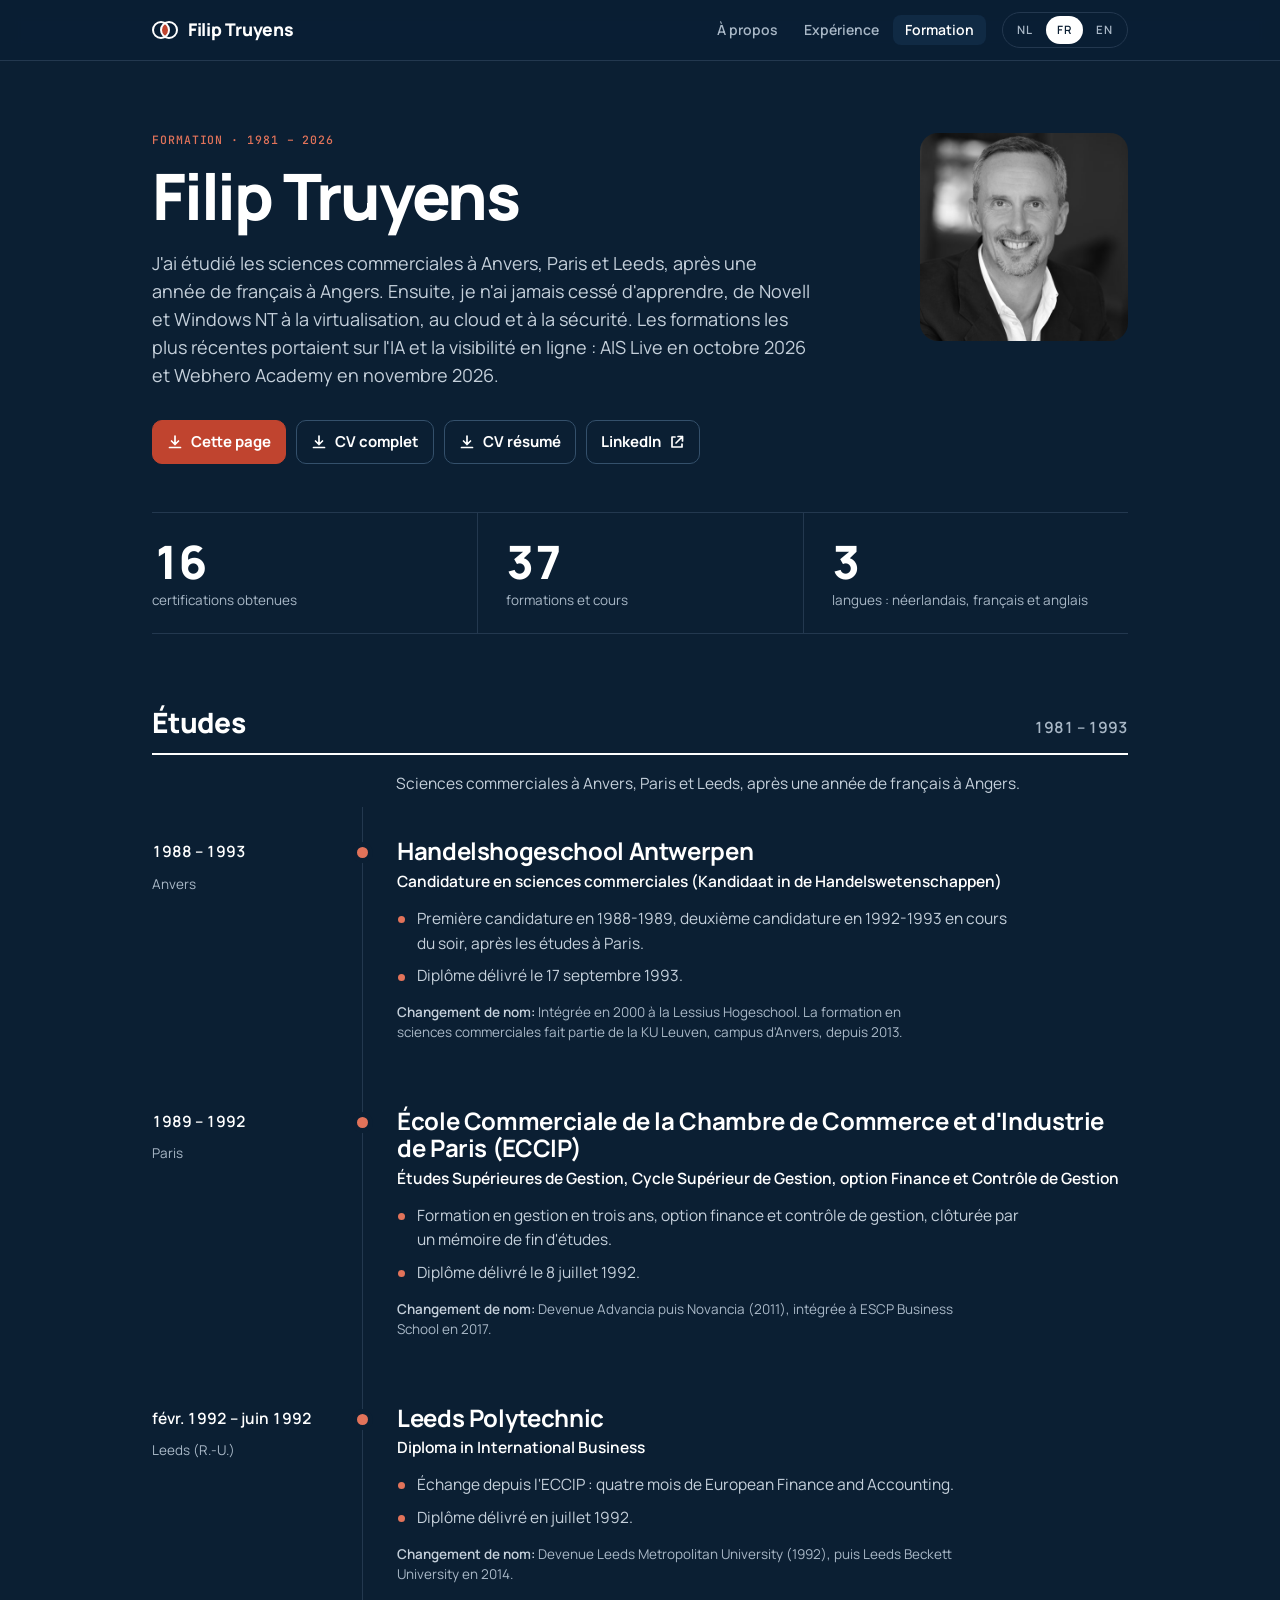
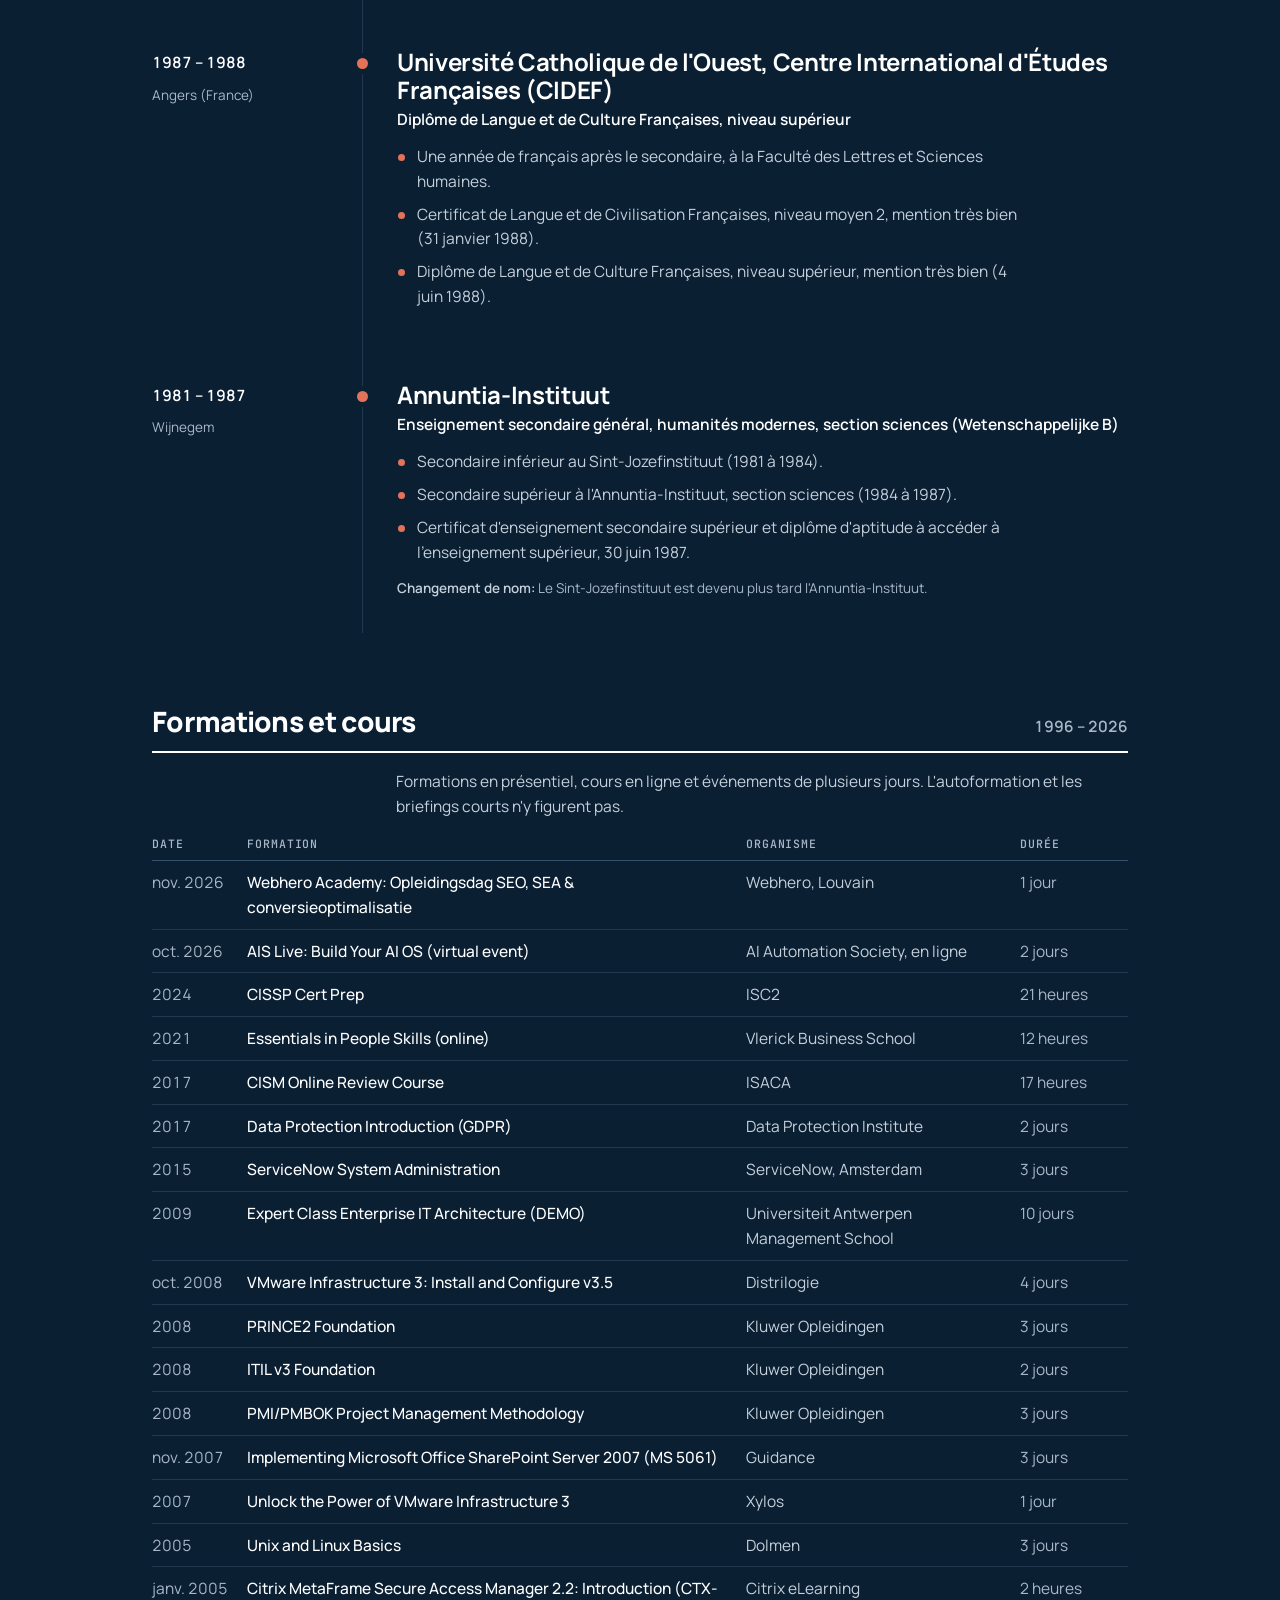
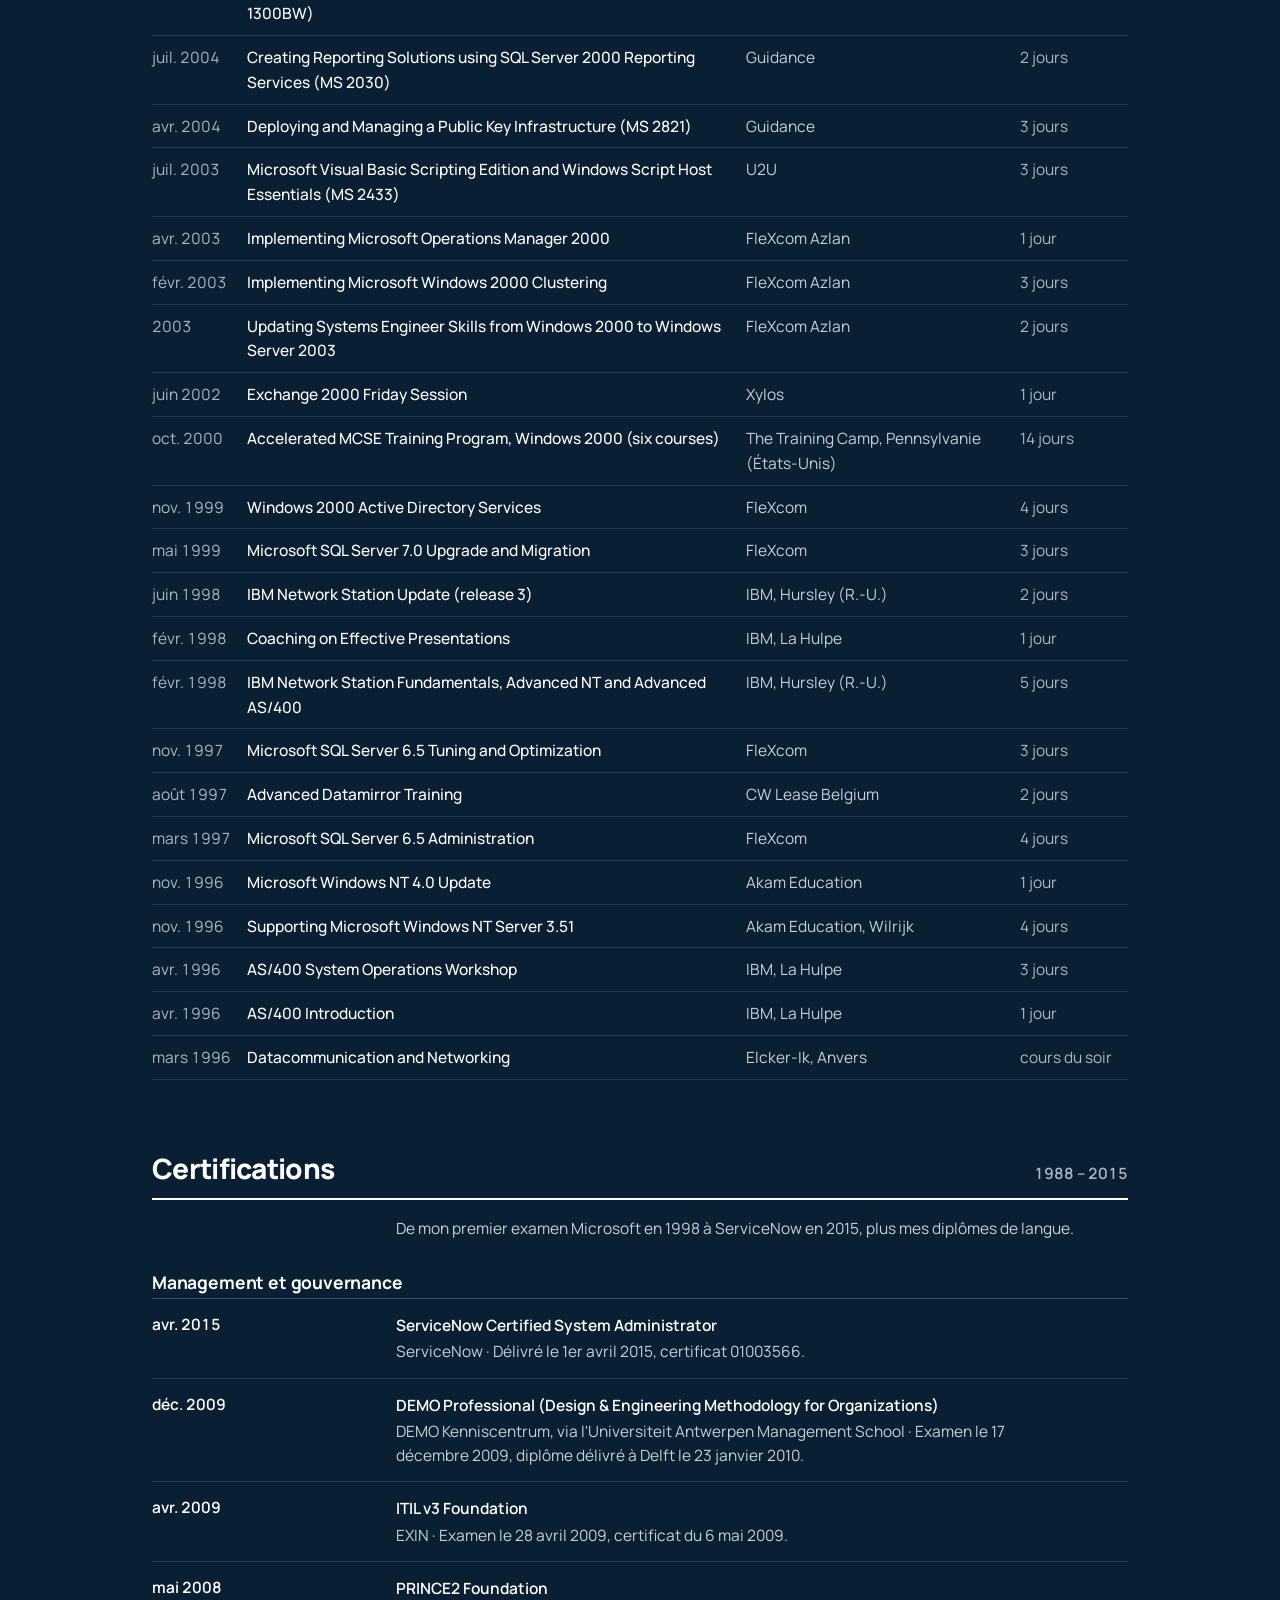
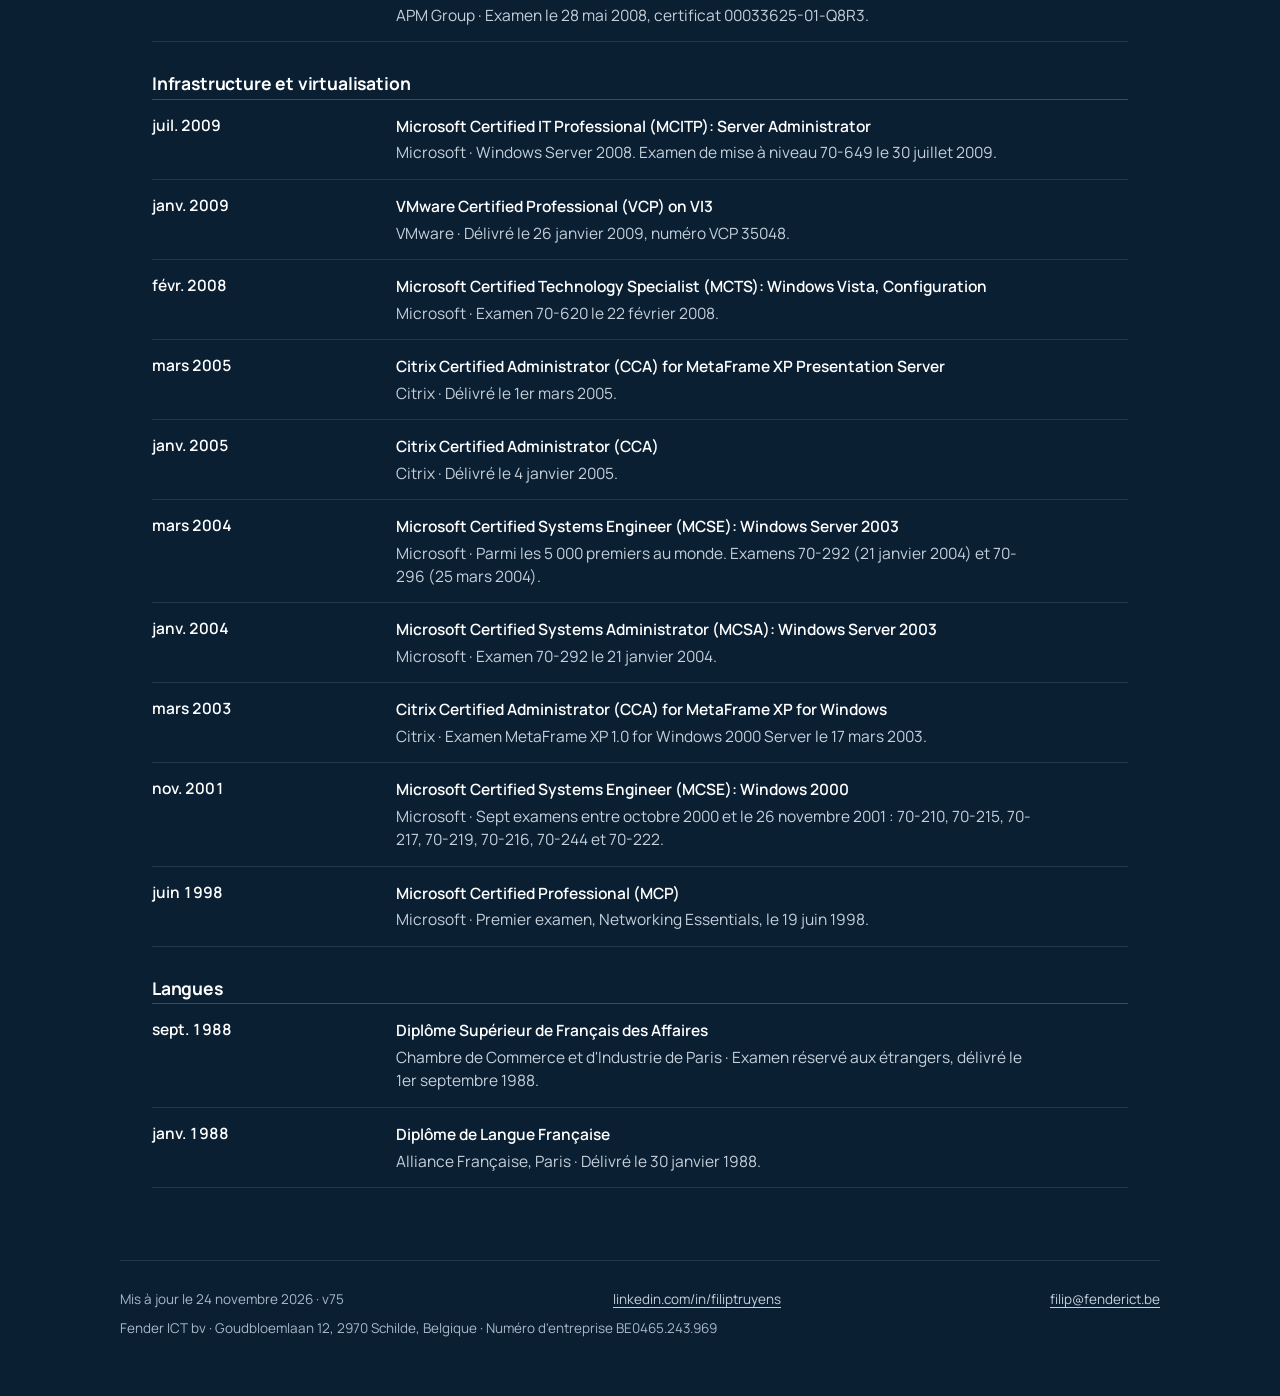
<file: fr/formation.html>
<!doctype html>
<html lang="fr">
<head>
<meta charset="utf-8">
<meta name="viewport" content="width=device-width, initial-scale=1">
<title>Filip Truyens · Formation</title>
<meta name="description" content="Études, certifications et formations de Filip Truyens, avec les dates des diplômes et certificats.">
<meta name="author" content="Filip Truyens">
<meta property="og:type" content="profile">
<meta property="og:title" content="Filip Truyens · Formation">
<meta property="og:description" content="Études, certifications et formations de Filip Truyens, avec les dates des diplômes et certificats.">
<link rel="canonical" href="https://filiptruyens.be/fr/formation.html">
<link rel="alternate" hreflang="nl" href="https://filiptruyens.be/nl/opleiding.html">
<link rel="alternate" hreflang="fr" href="https://filiptruyens.be/fr/formation.html">
<link rel="alternate" hreflang="en" href="https://filiptruyens.be/en/education.html">
<link rel="alternate" hreflang="x-default" href="https://filiptruyens.be/">
<meta property="og:url" content="https://filiptruyens.be/fr/formation.html">
<meta property="og:locale" content="fr_BE">
<meta property="og:image" content="https://filiptruyens.be/assets/og-site.png?v75">
<meta property="og:image:width" content="1200">
<meta property="og:image:height" content="627">
<meta property="og:image:alt" content="Filip Truyens · AI Advisor &amp; Forward Deployed Engineer · Senior IT Transformation Leader">
<meta name="theme-color" content="#0B1F33">
<link rel="icon" href="../assets/favicon.svg" type="image/svg+xml">
<link rel="preload" href="../assets/fonts/Manrope-Variable-latin.woff2" as="font" type="font/woff2" crossorigin>
<link rel="preload" href="../assets/fonts/JetBrainsMono-Variable-latin.woff2" as="font" type="font/woff2" crossorigin>
<link rel="stylesheet" href="../assets/site.css">
<style>@media print { @page {
  @bottom-left { content: "Filip Truyens · Formation · Mis à jour le 24 novembre 2026 · v75 · filiptruyens.be · linkedin.com/in/filiptruyens"; font: 500 7.5pt "Manrope", sans-serif; color: #5B6B7C; }
  @top-right { content: "Fender ICT bv · Goudbloemlaan 12, 2970 Schilde · BE0465.243.969 · filip@fenderict.be"; font: 500 7.5pt "Manrope", sans-serif; color: #8494A5; }
} }</style>
</head>
<body>
<header class="topbar">
  <div class="wrap">
    <a class="brand" href="#top"><svg viewBox="1.25 8.25 45.5 31.5" aria-hidden="true"><path d="M24 11.88 A14 14 0 0 1 24 36.12 A14 14 0 0 1 24 11.88 Z" fill="#C0442F"/><circle cx="17" cy="24" r="14" fill="none" stroke="currentColor" stroke-width="3.5"/><circle cx="31" cy="24" r="14" fill="none" stroke="currentColor" stroke-width="3.5"/></svg><span>Filip Truyens</span></a>
    <nav class="site-nav" aria-label="Pages">
      <a href="../fr/a-propos.html">À propos</a>
      <a href="../fr/experience.html">Expérience</a>
      <a href="../fr/formation.html" aria-current="page">Formation</a>
    </nav>
    <nav class="lang" aria-label="Langue">
      <a href="../nl/opleiding.html" hreflang="nl" lang="nl">NL</a>
      <a href="../fr/formation.html" hreflang="fr" lang="fr" aria-current="page">FR</a>
      <a href="../en/education.html" hreflang="en" lang="en">EN</a>
    </nav>
  </div>
</header>

<main id="top" class="wrap">
<section class="hero">
  <div>
    <p class="eyebrow">Formation · 1981 – 2026</p>
    <h1>Filip Truyens</h1>
    <p class="lead">J'ai étudié les sciences commerciales à Anvers, Paris et Leeds, après une année de français à Angers. Ensuite, je n'ai jamais cessé d'apprendre, de Novell et Windows NT à la virtualisation, au cloud et à la sécurité. Les formations les plus récentes portaient sur l'IA et la visibilité en ligne : AIS Live en octobre 2026 et Webhero Academy en novembre 2026.</p>
    <div class="actions">
      <a class="btn" href="../pdf/Filip-Truyens-Formation-FR.pdf" download><svg viewBox="0 0 16 16" fill="none" stroke="currentColor" stroke-width="1.7" stroke-linecap="round" stroke-linejoin="round" aria-hidden="true"><path d="M8 2v8.5M4.5 7 8 10.5 11.5 7M2.5 13.5h11"/></svg>Cette page</a>
      <a class="btn ghost" href="../pdf/Filip-Truyens-CV-FR.pdf" download><svg viewBox="0 0 16 16" fill="none" stroke="currentColor" stroke-width="1.7" stroke-linecap="round" stroke-linejoin="round" aria-hidden="true"><path d="M8 2v8.5M4.5 7 8 10.5 11.5 7M2.5 13.5h11"/></svg>CV complet</a>
      <a class="btn ghost" href="../pdf/Filip-Truyens-CV-resume-FR.pdf" download><svg viewBox="0 0 16 16" fill="none" stroke="currentColor" stroke-width="1.7" stroke-linecap="round" stroke-linejoin="round" aria-hidden="true"><path d="M8 2v8.5M4.5 7 8 10.5 11.5 7M2.5 13.5h11"/></svg>CV résumé</a>
      <a class="btn ghost" href="https://www.linkedin.com/in/filiptruyens" rel="me noopener" target="_blank">LinkedIn<svg viewBox="0 0 16 16" fill="none" stroke="currentColor" stroke-width="1.7" stroke-linecap="round" stroke-linejoin="round" aria-hidden="true"><path d="M6 3H3v10h10v-3M9 2.5h4.5V7M13.5 2.5 7 9"/></svg></a>
    </div>
  </div>
  <img class="portrait" src="../assets/filip-truyens.jpg" alt="Portrait de Filip Truyens" width="480" height="480">
</section>

<section class="stats" aria-label="Chiffres clés">
  <div class="stat"><b>16</b><span>certifications obtenues</span></div>
  <div class="stat"><b>37</b><span>formations et cours</span></div>
  <div class="stat"><b>3</b><span>langues : néerlandais, français et anglais</span></div>
</section>

<section class="era" id="studies" aria-labelledby="h-studies">
  <div class="era-head">
    <h2 id="h-studies">Études</h2>
    <span class="years">1981 – 1993</span>
  </div>
  <p class="era-intro">Sciences commerciales à Anvers, Paris et Leeds, après une année de français à Angers.</p>
  <article class="job" id="handelshogeschool">
    <div class="meta">
      <span class="dates"><time datetime="1988">1988 – 1993</time></span>
      <span class="place">Anvers</span>
    </div>
    <div class="body">
      <h3>Handelshogeschool Antwerpen</h3>
      <p class="role">Candidature en sciences commerciales (Kandidaat in de Handelswetenschappen)</p>
      <ul class="wins">
        <li>Première candidature en 1988-1989, deuxième candidature en 1992-1993 en cours du soir, après les études à Paris.</li>
        <li>Diplôme délivré le 17 septembre 1993.</li>
      </ul>
      <p class="tech"><b>Changement de nom:</b> Intégrée en 2000 à la Lessius Hogeschool. La formation en sciences commerciales fait partie de la KU Leuven, campus d'Anvers, depuis 2013.</p>
    </div>
  </article>
  <article class="job" id="eccip">
    <div class="meta">
      <span class="dates"><time datetime="1989">1989 – 1992</time></span>
      <span class="place">Paris</span>
    </div>
    <div class="body">
      <h3>École Commerciale de la Chambre de Commerce et d'Industrie de Paris (ECCIP)</h3>
      <p class="role">Études Supérieures de Gestion, Cycle Supérieur de Gestion, option Finance et Contrôle de Gestion</p>
      <ul class="wins">
        <li>Formation en gestion en trois ans, option finance et contrôle de gestion, clôturée par un mémoire de fin d'études.</li>
        <li>Diplôme délivré le 8 juillet 1992.</li>
      </ul>
      <p class="tech"><b>Changement de nom:</b> Devenue Advancia puis Novancia (2011), intégrée à ESCP Business School en 2017.</p>
    </div>
  </article>
  <article class="job" id="leeds">
    <div class="meta">
      <span class="dates"><time datetime="1992-02">févr. 1992 – juin 1992</time></span>
      <span class="place">Leeds (R.-U.)</span>
    </div>
    <div class="body">
      <h3>Leeds Polytechnic</h3>
      <p class="role">Diploma in International Business</p>
      <ul class="wins">
        <li>Échange depuis l'ECCIP : quatre mois de European Finance and Accounting.</li>
        <li>Diplôme délivré en juillet 1992.</li>
      </ul>
      <p class="tech"><b>Changement de nom:</b> Devenue Leeds Metropolitan University (1992), puis Leeds Beckett University en 2014.</p>
    </div>
  </article>
  <article class="job" id="cidef">
    <div class="meta">
      <span class="dates"><time datetime="1987">1987 – 1988</time></span>
      <span class="place">Angers (France)</span>
    </div>
    <div class="body">
      <h3>Université Catholique de l'Ouest, Centre International d'Études Françaises (CIDEF)</h3>
      <p class="role">Diplôme de Langue et de Culture Françaises, niveau supérieur</p>
      <ul class="wins">
        <li>Une année de français après le secondaire, à la Faculté des Lettres et Sciences humaines.</li>
        <li>Certificat de Langue et de Civilisation Françaises, niveau moyen 2, mention très bien (31 janvier 1988).</li>
        <li>Diplôme de Langue et de Culture Françaises, niveau supérieur, mention très bien (4 juin 1988).</li>
      </ul>

    </div>
  </article>
  <article class="job" id="secundair">
    <div class="meta">
      <span class="dates"><time datetime="1981">1981 – 1987</time></span>
      <span class="place">Wijnegem</span>
    </div>
    <div class="body">
      <h3>Annuntia-Instituut</h3>
      <p class="role">Enseignement secondaire général, humanités modernes, section sciences (Wetenschappelijke B)</p>
      <ul class="wins">
        <li>Secondaire inférieur au Sint-Jozefinstituut (1981 à 1984).</li>
        <li>Secondaire supérieur à l'Annuntia-Instituut, section sciences (1984 à 1987).</li>
        <li>Certificat d'enseignement secondaire supérieur et diplôme d'aptitude à accéder à l'enseignement supérieur, 30 juin 1987.</li>
      </ul>
      <p class="tech"><b>Changement de nom:</b> Le Sint-Jozefinstituut est devenu plus tard l'Annuntia-Instituut.</p>
    </div>
  </article>
</section>

<section class="era" id="opleidingen" aria-labelledby="h-opleidingen">
  <div class="era-head">
    <h2 id="h-opleidingen">Formations et cours</h2>
    <span class="years">1996 – 2026</span>
  </div>
  <p class="era-intro">Formations en présentiel, cours en ligne et événements de plusieurs jours. L'autoformation et les briefings courts n'y figurent pas.</p>
  <table class="list">
    <thead><tr><th scope="col">Date</th><th scope="col">Formation</th><th scope="col" class="by">Organisme</th><th scope="col" class="dur">Durée</th></tr></thead>
    <tbody>
      <tr><td class="when">nov. 2026</td><td class="cname">Webhero Academy: Opleidingsdag SEO, SEA &amp; conversieoptimalisatie</td><td class="by">Webhero, Louvain</td><td class="dur">1 jour</td></tr>
      <tr><td class="when">oct. 2026</td><td class="cname">AIS Live: Build Your AI OS (virtual event)</td><td class="by">AI Automation Society, en ligne</td><td class="dur">2 jours</td></tr>
      <tr><td class="when">2024</td><td class="cname">CISSP Cert Prep</td><td class="by">ISC2</td><td class="dur">21 heures</td></tr>
      <tr><td class="when">2021</td><td class="cname">Essentials in People Skills (online)</td><td class="by">Vlerick Business School</td><td class="dur">12 heures</td></tr>
      <tr><td class="when">2017</td><td class="cname">CISM Online Review Course</td><td class="by">ISACA</td><td class="dur">17 heures</td></tr>
      <tr><td class="when">2017</td><td class="cname">Data Protection Introduction (GDPR)</td><td class="by">Data Protection Institute</td><td class="dur">2 jours</td></tr>
      <tr><td class="when">2015</td><td class="cname">ServiceNow System Administration</td><td class="by">ServiceNow, Amsterdam</td><td class="dur">3 jours</td></tr>
      <tr><td class="when">2009</td><td class="cname">Expert Class Enterprise IT Architecture (DEMO)</td><td class="by">Universiteit Antwerpen Management School</td><td class="dur">10 jours</td></tr>
      <tr><td class="when">oct. 2008</td><td class="cname">VMware Infrastructure 3: Install and Configure v3.5</td><td class="by">Distrilogie</td><td class="dur">4 jours</td></tr>
      <tr><td class="when">2008</td><td class="cname">PRINCE2 Foundation</td><td class="by">Kluwer Opleidingen</td><td class="dur">3 jours</td></tr>
      <tr><td class="when">2008</td><td class="cname">ITIL v3 Foundation</td><td class="by">Kluwer Opleidingen</td><td class="dur">2 jours</td></tr>
      <tr><td class="when">2008</td><td class="cname">PMI/PMBOK Project Management Methodology</td><td class="by">Kluwer Opleidingen</td><td class="dur">3 jours</td></tr>
      <tr><td class="when">nov. 2007</td><td class="cname">Implementing Microsoft Office SharePoint Server 2007 (MS 5061)</td><td class="by">Guidance</td><td class="dur">3 jours</td></tr>
      <tr><td class="when">2007</td><td class="cname">Unlock the Power of VMware Infrastructure 3</td><td class="by">Xylos</td><td class="dur">1 jour</td></tr>
      <tr><td class="when">2005</td><td class="cname">Unix and Linux Basics</td><td class="by">Dolmen</td><td class="dur">3 jours</td></tr>
      <tr><td class="when">janv. 2005</td><td class="cname">Citrix MetaFrame Secure Access Manager 2.2: Introduction (CTX-1300BW)</td><td class="by">Citrix eLearning</td><td class="dur">2 heures</td></tr>
      <tr><td class="when">juil. 2004</td><td class="cname">Creating Reporting Solutions using SQL Server 2000 Reporting Services (MS 2030)</td><td class="by">Guidance</td><td class="dur">2 jours</td></tr>
      <tr><td class="when">avr. 2004</td><td class="cname">Deploying and Managing a Public Key Infrastructure (MS 2821)</td><td class="by">Guidance</td><td class="dur">3 jours</td></tr>
      <tr><td class="when">juil. 2003</td><td class="cname">Microsoft Visual Basic Scripting Edition and Windows Script Host Essentials (MS 2433)</td><td class="by">U2U</td><td class="dur">3 jours</td></tr>
      <tr><td class="when">avr. 2003</td><td class="cname">Implementing Microsoft Operations Manager 2000</td><td class="by">FleXcom Azlan</td><td class="dur">1 jour</td></tr>
      <tr><td class="when">févr. 2003</td><td class="cname">Implementing Microsoft Windows 2000 Clustering</td><td class="by">FleXcom Azlan</td><td class="dur">3 jours</td></tr>
      <tr><td class="when">2003</td><td class="cname">Updating Systems Engineer Skills from Windows 2000 to Windows Server 2003</td><td class="by">FleXcom Azlan</td><td class="dur">2 jours</td></tr>
      <tr><td class="when">juin 2002</td><td class="cname">Exchange 2000 Friday Session</td><td class="by">Xylos</td><td class="dur">1 jour</td></tr>
      <tr><td class="when">oct. 2000</td><td class="cname">Accelerated MCSE Training Program, Windows 2000 (six courses)</td><td class="by">The Training Camp, Pennsylvanie (États-Unis)</td><td class="dur">14 jours</td></tr>
      <tr><td class="when">nov. 1999</td><td class="cname">Windows 2000 Active Directory Services</td><td class="by">FleXcom</td><td class="dur">4 jours</td></tr>
      <tr><td class="when">mai 1999</td><td class="cname">Microsoft SQL Server 7.0 Upgrade and Migration</td><td class="by">FleXcom</td><td class="dur">3 jours</td></tr>
      <tr><td class="when">juin 1998</td><td class="cname">IBM Network Station Update (release 3)</td><td class="by">IBM, Hursley (R.-U.)</td><td class="dur">2 jours</td></tr>
      <tr><td class="when">févr. 1998</td><td class="cname">Coaching on Effective Presentations</td><td class="by">IBM, La Hulpe</td><td class="dur">1 jour</td></tr>
      <tr><td class="when">févr. 1998</td><td class="cname">IBM Network Station Fundamentals, Advanced NT and Advanced AS/400</td><td class="by">IBM, Hursley (R.-U.)</td><td class="dur">5 jours</td></tr>
      <tr><td class="when">nov. 1997</td><td class="cname">Microsoft SQL Server 6.5 Tuning and Optimization</td><td class="by">FleXcom</td><td class="dur">3 jours</td></tr>
      <tr><td class="when">août 1997</td><td class="cname">Advanced Datamirror Training</td><td class="by">CW Lease Belgium</td><td class="dur">2 jours</td></tr>
      <tr><td class="when">mars 1997</td><td class="cname">Microsoft SQL Server 6.5 Administration</td><td class="by">FleXcom</td><td class="dur">4 jours</td></tr>
      <tr><td class="when">nov. 1996</td><td class="cname">Microsoft Windows NT 4.0 Update</td><td class="by">Akam Education</td><td class="dur">1 jour</td></tr>
      <tr><td class="when">nov. 1996</td><td class="cname">Supporting Microsoft Windows NT Server 3.51</td><td class="by">Akam Education, Wilrijk</td><td class="dur">4 jours</td></tr>
      <tr><td class="when">avr. 1996</td><td class="cname">AS/400 System Operations Workshop</td><td class="by">IBM, La Hulpe</td><td class="dur">3 jours</td></tr>
      <tr><td class="when">avr. 1996</td><td class="cname">AS/400 Introduction</td><td class="by">IBM, La Hulpe</td><td class="dur">1 jour</td></tr>
      <tr><td class="when">mars 1996</td><td class="cname">Datacommunication and Networking</td><td class="by">Elcker-Ik, Anvers</td><td class="dur">cours du soir</td></tr>
    </tbody>
  </table>
</section>

<section class="era" id="certificeringen" aria-labelledby="h-certificeringen">
  <div class="era-head">
    <h2 id="h-certificeringen">Certifications</h2>
    <span class="years">1988 – 2015</span>
  </div>
  <p class="era-intro">De mon premier examen Microsoft en 1998 à ServiceNow en 2015, plus mes diplômes de langue.</p>
  <h3 class="group-title">Management et gouvernance</h3>
  <div class="certs">
    <div class="cert">
      <span class="cdate"><time datetime="2015-04">avr. 2015</time></span>
      <div>
        <p class="cname">ServiceNow Certified System Administrator</p>
        <p class="cmeta">ServiceNow · Délivré le 1er avril 2015, certificat 01003566.</p>
      </div>
    </div>
    <div class="cert">
      <span class="cdate"><time datetime="2009-12">déc. 2009</time></span>
      <div>
        <p class="cname">DEMO Professional (Design &amp; Engineering Methodology for Organizations)</p>
        <p class="cmeta">DEMO Kenniscentrum, via l'Universiteit Antwerpen Management School · Examen le 17 décembre 2009, diplôme délivré à Delft le 23 janvier 2010.</p>
      </div>
    </div>
    <div class="cert">
      <span class="cdate"><time datetime="2009-04">avr. 2009</time></span>
      <div>
        <p class="cname">ITIL v3 Foundation</p>
        <p class="cmeta">EXIN · Examen le 28 avril 2009, certificat du 6 mai 2009.</p>
      </div>
    </div>
    <div class="cert">
      <span class="cdate"><time datetime="2008-05">mai 2008</time></span>
      <div>
        <p class="cname">PRINCE2 Foundation</p>
        <p class="cmeta">APM Group · Examen le 28 mai 2008, certificat 00033625-01-Q8R3.</p>
      </div>
    </div>
  </div>
  <h3 class="group-title">Infrastructure et virtualisation</h3>
  <div class="certs">
    <div class="cert">
      <span class="cdate"><time datetime="2009-07">juil. 2009</time></span>
      <div>
        <p class="cname">Microsoft Certified IT Professional (MCITP): Server Administrator</p>
        <p class="cmeta">Microsoft · Windows Server 2008. Examen de mise à niveau 70-649 le 30 juillet 2009.</p>
      </div>
    </div>
    <div class="cert">
      <span class="cdate"><time datetime="2009-01">janv. 2009</time></span>
      <div>
        <p class="cname">VMware Certified Professional (VCP) on VI3</p>
        <p class="cmeta">VMware · Délivré le 26 janvier 2009, numéro VCP 35048.</p>
      </div>
    </div>
    <div class="cert">
      <span class="cdate"><time datetime="2008-02">févr. 2008</time></span>
      <div>
        <p class="cname">Microsoft Certified Technology Specialist (MCTS): Windows Vista, Configuration</p>
        <p class="cmeta">Microsoft · Examen 70-620 le 22 février 2008.</p>
      </div>
    </div>
    <div class="cert">
      <span class="cdate"><time datetime="2005-03">mars 2005</time></span>
      <div>
        <p class="cname">Citrix Certified Administrator (CCA) for MetaFrame XP Presentation Server</p>
        <p class="cmeta">Citrix · Délivré le 1er mars 2005.</p>
      </div>
    </div>
    <div class="cert">
      <span class="cdate"><time datetime="2005-01">janv. 2005</time></span>
      <div>
        <p class="cname">Citrix Certified Administrator (CCA)</p>
        <p class="cmeta">Citrix · Délivré le 4 janvier 2005.</p>
      </div>
    </div>
    <div class="cert">
      <span class="cdate"><time datetime="2004-03">mars 2004</time></span>
      <div>
        <p class="cname">Microsoft Certified Systems Engineer (MCSE): Windows Server 2003</p>
        <p class="cmeta">Microsoft · Parmi les 5 000 premiers au monde. Examens 70-292 (21 janvier 2004) et 70-296 (25 mars 2004).</p>
      </div>
    </div>
    <div class="cert">
      <span class="cdate"><time datetime="2004-01">janv. 2004</time></span>
      <div>
        <p class="cname">Microsoft Certified Systems Administrator (MCSA): Windows Server 2003</p>
        <p class="cmeta">Microsoft · Examen 70-292 le 21 janvier 2004.</p>
      </div>
    </div>
    <div class="cert">
      <span class="cdate"><time datetime="2003-03">mars 2003</time></span>
      <div>
        <p class="cname">Citrix Certified Administrator (CCA) for MetaFrame XP for Windows</p>
        <p class="cmeta">Citrix · Examen MetaFrame XP 1.0 for Windows 2000 Server le 17 mars 2003.</p>
      </div>
    </div>
    <div class="cert">
      <span class="cdate"><time datetime="2001-11">nov. 2001</time></span>
      <div>
        <p class="cname">Microsoft Certified Systems Engineer (MCSE): Windows 2000</p>
        <p class="cmeta">Microsoft · Sept examens entre octobre 2000 et le 26 novembre 2001 : 70-210, 70-215, 70-217, 70-219, 70-216, 70-244 et 70-222.</p>
      </div>
    </div>
    <div class="cert">
      <span class="cdate"><time datetime="1998-06">juin 1998</time></span>
      <div>
        <p class="cname">Microsoft Certified Professional (MCP)</p>
        <p class="cmeta">Microsoft · Premier examen, Networking Essentials, le 19 juin 1998.</p>
      </div>
    </div>
  </div>
  <h3 class="group-title">Langues</h3>
  <div class="certs">
    <div class="cert">
      <span class="cdate"><time datetime="1988-09">sept. 1988</time></span>
      <div>
        <p class="cname">Diplôme Supérieur de Français des Affaires</p>
        <p class="cmeta">Chambre de Commerce et d'Industrie de Paris · Examen réservé aux étrangers, délivré le 1er septembre 1988.</p>
      </div>
    </div>
    <div class="cert">
      <span class="cdate"><time datetime="1988-01">janv. 1988</time></span>
      <div>
        <p class="cname">Diplôme de Langue Française</p>
        <p class="cmeta">Alliance Française, Paris · Délivré le 30 janvier 1988.</p>
      </div>
    </div>
  </div>
</section>
</main>

<footer class="wrap foot">
  <span>Mis à jour le 24 novembre 2026 · v75</span>
  <a href="https://www.linkedin.com/in/filiptruyens" rel="me noopener" target="_blank">linkedin.com/in/filiptruyens</a>
  <a href="mailto:filip@fenderict.be">filip@fenderict.be</a>
  <span class="company">Fender ICT bv · Goudbloemlaan 12, 2970 Schilde, Belgique · Numéro d'entreprise BE0465.243.969</span>
</footer>
</body>
</html>
</file>
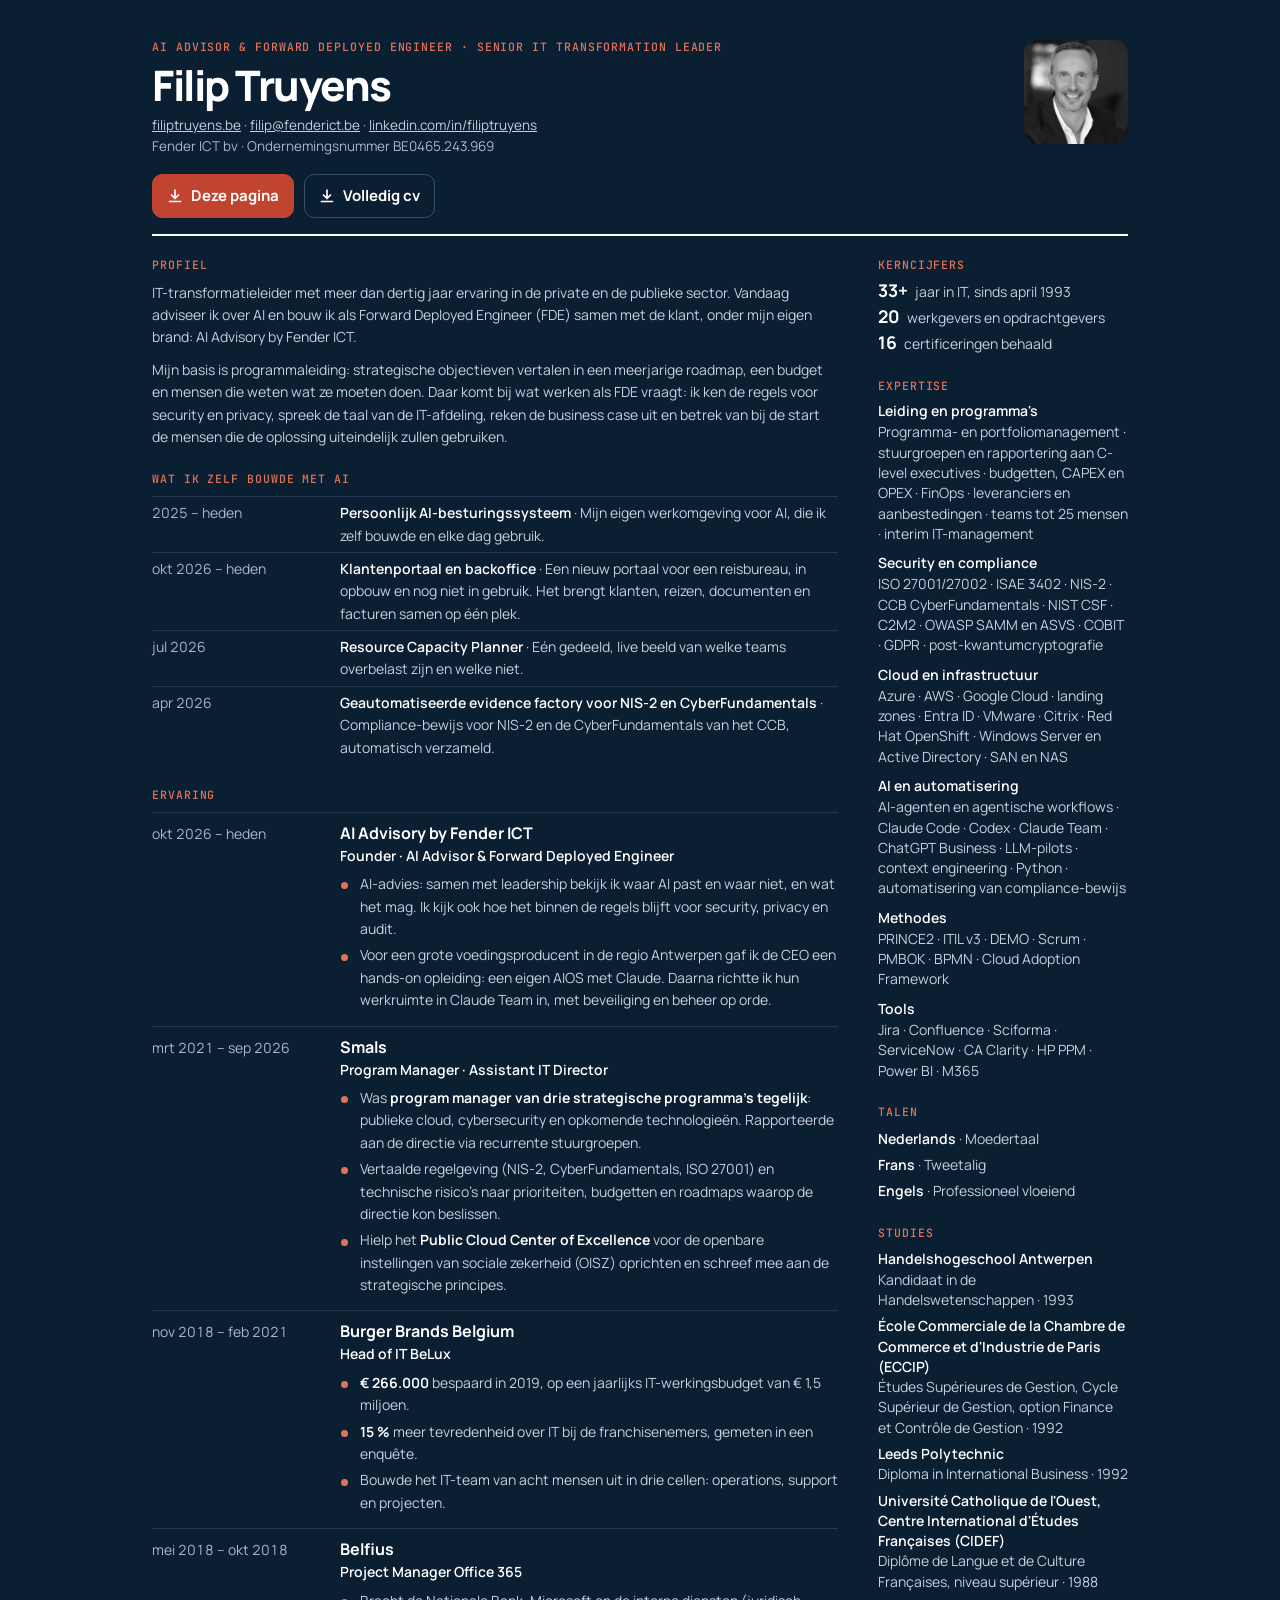
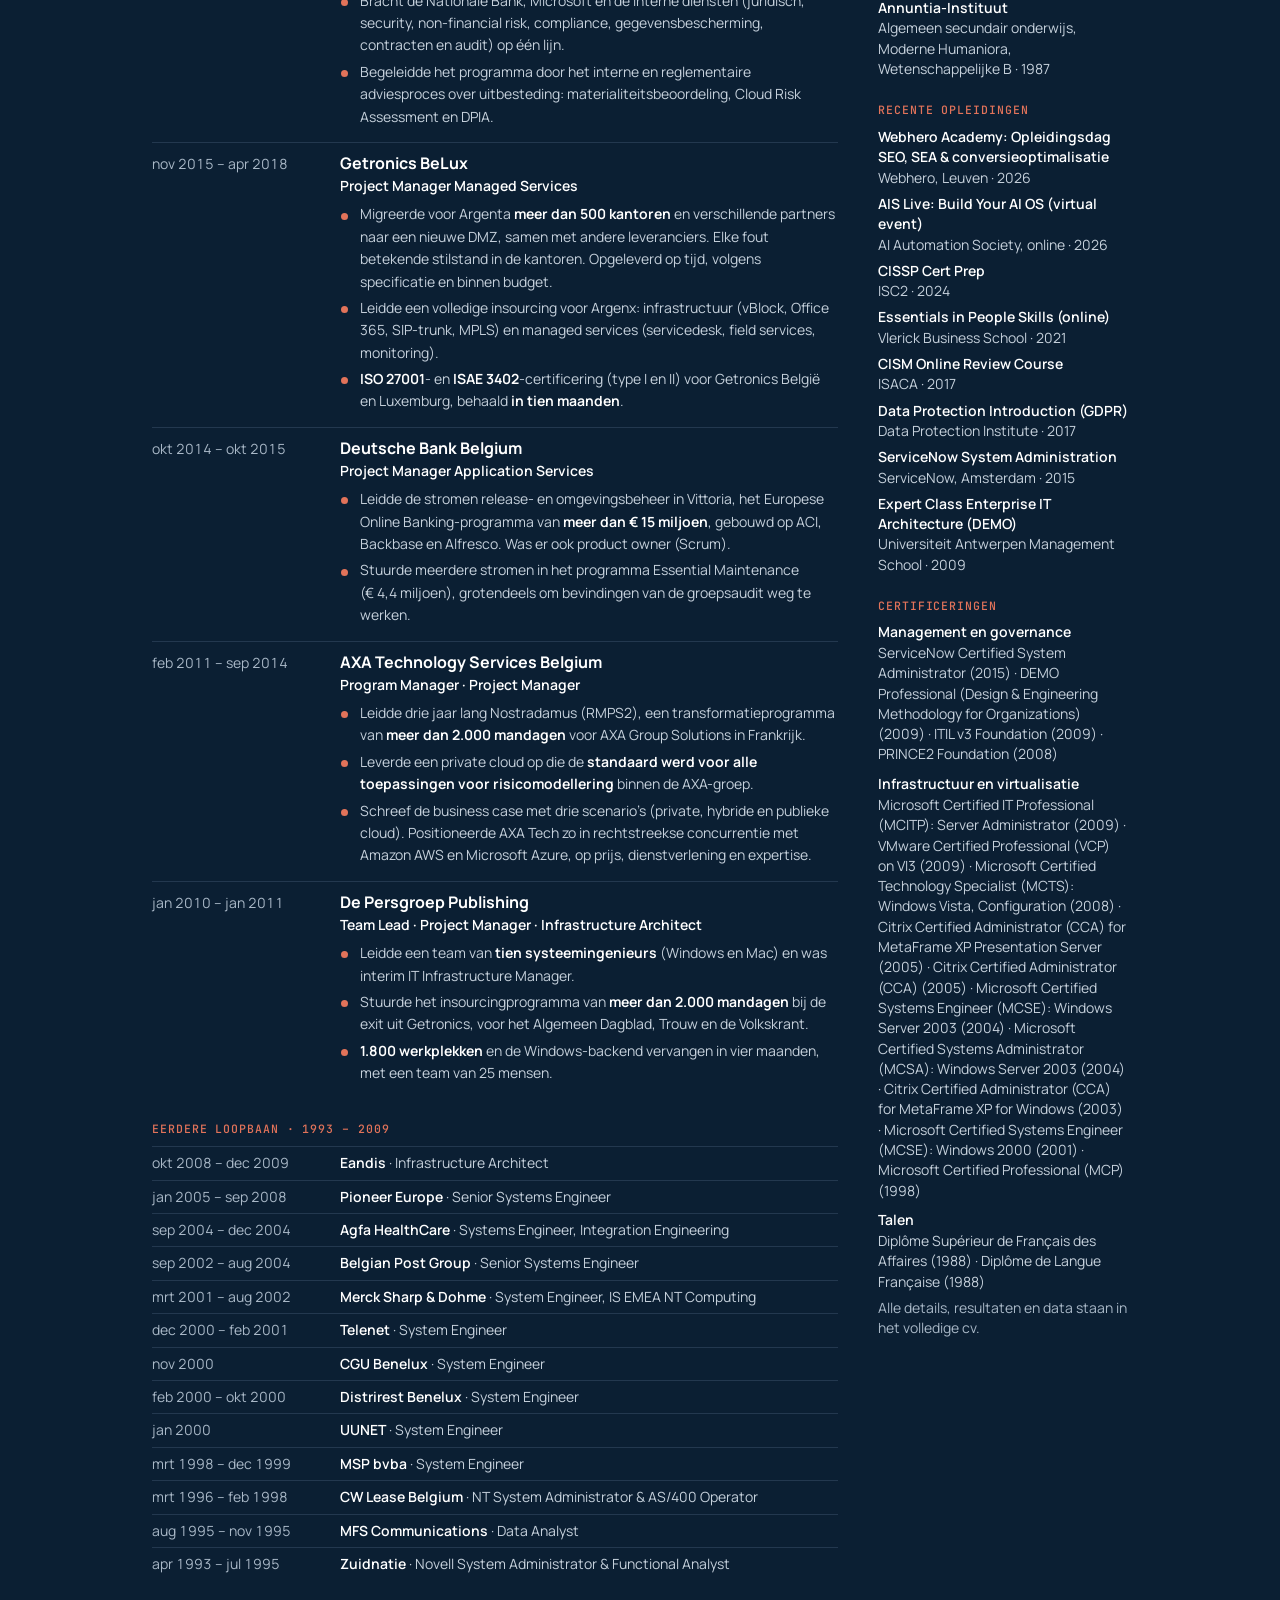
<file: nl/cv-beknopt.html>
<!doctype html>
<html lang="nl">
<head>
<meta charset="utf-8">
<meta name="viewport" content="width=device-width, initial-scale=1">
<title>Filip Truyens · Beknopt cv</title>
<meta name="description" content="Beknopt cv van Filip Truyens.">
<meta name="author" content="Filip Truyens">
<meta name="robots" content="noindex">
<meta property="og:type" content="profile">
<meta property="og:title" content="Filip Truyens · Beknopt cv">
<meta property="og:description" content="Beknopt cv van Filip Truyens.">
<meta property="og:url" content="https://filiptruyens.be/nl/cv-beknopt.html">
<meta property="og:locale" content="nl_BE">
<meta property="og:image" content="https://filiptruyens.be/assets/og-cv-nl.png?v75">
<meta property="og:image:width" content="1200">
<meta property="og:image:height" content="627">
<meta property="og:image:alt" content="Filip Truyens · Beknopt cv">
<link rel="icon" href="../assets/favicon.svg" type="image/svg+xml">
<link rel="stylesheet" href="../assets/site.css">
<style>@media print { @page {
  @bottom-left { content: "Filip Truyens · Beknopt cv · Bijgewerkt op 24 november 2026 · v75 · filiptruyens.be"; font: 500 7.5pt "Manrope", sans-serif; color: #5B6B7C; }
} }</style>
</head>
<body class="summary">
<main class="wrap cv-sheet">
<header class="cv-head">
  <div>
    <p class="eyebrow">AI Advisor & Forward Deployed Engineer · Senior IT Transformation Leader</p>
    <h1>Filip Truyens</h1>
    <p class="cv-contact"><a href="https://filiptruyens.be/">filiptruyens.be</a> · <a href="mailto:filip@fenderict.be">filip@fenderict.be</a> · <a href="https://www.linkedin.com/in/filiptruyens" rel="me noopener" target="_blank">linkedin.com/in/filiptruyens</a><span class="co">Fender ICT bv · Ondernemingsnummer BE0465.243.969</span></p>
    <div class="actions">
      <a class="btn" href="../pdf/Filip-Truyens-CV-beknopt-NL.pdf" download><svg viewBox="0 0 16 16" fill="none" stroke="currentColor" stroke-width="1.7" stroke-linecap="round" stroke-linejoin="round" aria-hidden="true"><path d="M8 2v8.5M4.5 7 8 10.5 11.5 7M2.5 13.5h11"/></svg>Deze pagina</a>
      <a class="btn ghost" href="../pdf/Filip-Truyens-CV-NL.pdf" download><svg viewBox="0 0 16 16" fill="none" stroke="currentColor" stroke-width="1.7" stroke-linecap="round" stroke-linejoin="round" aria-hidden="true"><path d="M8 2v8.5M4.5 7 8 10.5 11.5 7M2.5 13.5h11"/></svg>Volledig cv</a>
    </div>
  </div>
  <img class="portrait" src="../assets/filip-truyens.jpg" alt="Portret van Filip Truyens" width="480" height="480">
</header>
<div class="cv-grid">
  <div class="cv-main">
  <section>
    <h2>Profiel</h2>
    <p>IT-transformatieleider met meer dan dertig jaar ervaring in de private en de publieke sector. Vandaag adviseer ik over AI en bouw ik als Forward Deployed Engineer (FDE) samen met de klant, onder mijn eigen brand: AI Advisory by Fender ICT.</p>
    <p>Mijn basis is programmaleiding: strategische objectieven vertalen in een meerjarige roadmap, een budget en mensen die weten wat ze moeten doen. Daar komt bij wat werken als FDE vraagt: ik ken de regels voor security en privacy, spreek de taal van de IT-afdeling, reken de business case uit en betrek van bij de start de mensen die de oplossing uiteindelijk zullen gebruiken.</p>
  </section>
  <section class="cv-rows">
    <h2>Wat ik zelf bouwde met AI</h2>
    <div class="row"><span class="cv-when">2025 – heden</span><span><b>Persoonlijk AI-besturingssysteem</b> · Mijn eigen werkomgeving voor AI, die ik zelf bouwde en elke dag gebruik.</span></div>
    <div class="row"><span class="cv-when">okt 2026 – heden</span><span><b>Klantenportaal en backoffice</b> · Een nieuw portaal voor een reisbureau, in opbouw en nog niet in gebruik. Het brengt klanten, reizen, documenten en facturen samen op één plek.</span></div>
    <div class="row"><span class="cv-when">jul 2026</span><span><b>Resource Capacity Planner</b> · Eén gedeeld, live beeld van welke teams overbelast zijn en welke niet.</span></div>
    <div class="row"><span class="cv-when">apr 2026</span><span><b>Geautomatiseerde evidence factory voor NIS-2 en CyberFundamentals</b> · Compliance-bewijs voor NIS-2 en de CyberFundamentals van het CCB, automatisch verzameld.</span></div>
  </section>
  <section>
    <h2>Ervaring</h2>
    <div class="cv-job">
      <div class="cv-when">okt 2026 – heden</div>
      <div>
        <h3>AI Advisory by Fender ICT</h3>
        <p class="role">Founder · AI Advisor &amp; Forward Deployed Engineer</p>
        <ul class="wins">
          <li>AI-advies: samen met leadership bekijk ik waar AI past en waar niet, en wat het mag. Ik kijk ook hoe het binnen de regels blijft voor security, privacy en audit.</li>
          <li>Voor een grote voedingsproducent in de regio Antwerpen gaf ik de CEO een hands-on opleiding: een eigen AIOS met Claude. Daarna richtte ik hun werkruimte in Claude Team in, met beveiliging en beheer op orde.</li>
        </ul>
      </div>
    </div>
    <div class="cv-job">
      <div class="cv-when">mrt 2021 – sep 2026</div>
      <div>
        <h3>Smals</h3>
        <p class="role">Program Manager · Assistant IT Director</p>
        <ul class="wins">
          <li>Was <strong>program manager van drie strategische programma's tegelijk</strong>: publieke cloud, cybersecurity en opkomende technologieën. Rapporteerde aan de directie via recurrente stuurgroepen.</li>
          <li>Vertaalde regelgeving (NIS-2, CyberFundamentals, ISO 27001) en technische risico's naar prioriteiten, budgetten en roadmaps waarop de directie kon beslissen.</li>
          <li>Hielp het <strong>Public Cloud Center of Excellence</strong> voor de openbare instellingen van sociale zekerheid (OISZ) oprichten en schreef mee aan de strategische principes.</li>
        </ul>
      </div>
    </div>
    <div class="cv-job">
      <div class="cv-when">nov 2018 – feb 2021</div>
      <div>
        <h3>Burger Brands Belgium</h3>
        <p class="role">Head of IT BeLux</p>
        <ul class="wins">
          <li><strong>€ 266.000</strong> bespaard in 2019, op een jaarlijks IT-werkingsbudget van € 1,5 miljoen.</li>
          <li><strong>15 %</strong> meer tevredenheid over IT bij de franchisenemers, gemeten in een enquête.</li>
          <li>Bouwde het IT-team van acht mensen uit in drie cellen: operations, support en projecten.</li>
        </ul>
      </div>
    </div>
    <div class="cv-job">
      <div class="cv-when">mei 2018 – okt 2018</div>
      <div>
        <h3>Belfius</h3>
        <p class="role">Project Manager Office 365</p>
        <ul class="wins">
          <li>Bracht de Nationale Bank, Microsoft en de interne diensten (juridisch, security, non-financial risk, compliance, gegevensbescherming, contracten en audit) op één lijn.</li>
          <li>Begeleidde het programma door het interne en reglementaire adviesproces over uitbesteding: materialiteitsbeoordeling, Cloud Risk Assessment en DPIA.</li>
        </ul>
      </div>
    </div>
    <div class="cv-job">
      <div class="cv-when">nov 2015 – apr 2018</div>
      <div>
        <h3>Getronics BeLux</h3>
        <p class="role">Project Manager Managed Services</p>
        <ul class="wins">
          <li>Migreerde voor Argenta <strong>meer dan 500 kantoren</strong> en verschillende partners naar een nieuwe DMZ, samen met andere leveranciers. Elke fout betekende stilstand in de kantoren. Opgeleverd op tijd, volgens specificatie en binnen budget.</li>
          <li>Leidde een volledige insourcing voor Argenx: infrastructuur (vBlock, Office 365, SIP-trunk, MPLS) en managed services (servicedesk, field services, monitoring).</li>
          <li><strong>ISO 27001</strong>- en <strong>ISAE 3402</strong>-certificering (type I en II) voor Getronics België en Luxemburg, behaald <strong>in tien maanden</strong>.</li>
        </ul>
      </div>
    </div>
    <div class="cv-job">
      <div class="cv-when">okt 2014 – okt 2015</div>
      <div>
        <h3>Deutsche Bank Belgium</h3>
        <p class="role">Project Manager Application Services</p>
        <ul class="wins">
          <li>Leidde de stromen release- en omgevingsbeheer in Vittoria, het Europese Online Banking-programma van <strong>meer dan € 15 miljoen</strong>, gebouwd op ACI, Backbase en Alfresco. Was er ook product owner (Scrum).</li>
          <li>Stuurde meerdere stromen in het programma Essential Maintenance (€ 4,4 miljoen), grotendeels om bevindingen van de groepsaudit weg te werken.</li>
        </ul>
      </div>
    </div>
    <div class="cv-job">
      <div class="cv-when">feb 2011 – sep 2014</div>
      <div>
        <h3>AXA Technology Services Belgium</h3>
        <p class="role">Program Manager · Project Manager</p>
        <ul class="wins">
          <li>Leidde drie jaar lang Nostradamus (RMPS2), een transformatieprogramma van <strong>meer dan 2.000 mandagen</strong> voor AXA Group Solutions in Frankrijk.</li>
          <li>Leverde een private cloud op die de <strong>standaard werd voor alle toepassingen voor risicomodellering</strong> binnen de AXA-groep.</li>
          <li>Schreef de business case met drie scenario's (private, hybride en publieke cloud). Positioneerde AXA Tech zo in rechtstreekse concurrentie met Amazon AWS en Microsoft Azure, op prijs, dienstverlening en expertise.</li>
        </ul>
      </div>
    </div>
    <div class="cv-job">
      <div class="cv-when">jan 2010 – jan 2011</div>
      <div>
        <h3>De Persgroep Publishing</h3>
        <p class="role">Team Lead · Project Manager · Infrastructure Architect</p>
        <ul class="wins">
          <li>Leidde een team van <strong>tien systeemingenieurs</strong> (Windows en Mac) en was interim IT Infrastructure Manager.</li>
          <li>Stuurde het insourcingprogramma van <strong>meer dan 2.000 mandagen</strong> bij de exit uit Getronics, voor het Algemeen Dagblad, Trouw en de Volkskrant.</li>
          <li><strong>1.800 werkplekken</strong> en de Windows-backend vervangen in vier maanden, met een team van 25 mensen.</li>
        </ul>
      </div>
    </div>
  </section>
  <section class="cv-rows">
    <h2>Eerdere loopbaan · 1993 – 2009</h2>
    <div class="row"><span class="cv-when">okt 2008 – dec 2009</span><span><b>Eandis</b> · Infrastructure Architect</span></div>
    <div class="row"><span class="cv-when">jan 2005 – sep 2008</span><span><b>Pioneer Europe</b> · Senior Systems Engineer</span></div>
    <div class="row"><span class="cv-when">sep 2004 – dec 2004</span><span><b>Agfa HealthCare</b> · Systems Engineer, Integration Engineering</span></div>
    <div class="row"><span class="cv-when">sep 2002 – aug 2004</span><span><b>Belgian Post Group</b> · Senior Systems Engineer</span></div>
    <div class="row"><span class="cv-when">mrt 2001 – aug 2002</span><span><b>Merck Sharp &amp; Dohme</b> · System Engineer, IS EMEA NT Computing</span></div>
    <div class="row"><span class="cv-when">dec 2000 – feb 2001</span><span><b>Telenet</b> · System Engineer</span></div>
    <div class="row"><span class="cv-when">nov 2000</span><span><b>CGU Benelux</b> · System Engineer</span></div>
    <div class="row"><span class="cv-when">feb 2000 – okt 2000</span><span><b>Distrirest Benelux</b> · System Engineer</span></div>
    <div class="row"><span class="cv-when">jan 2000</span><span><b>UUNET</b> · System Engineer</span></div>
    <div class="row"><span class="cv-when">mrt 1998 – dec 1999</span><span><b>MSP bvba</b> · System Engineer</span></div>
    <div class="row"><span class="cv-when">mrt 1996 – feb 1998</span><span><b>CW Lease Belgium</b> · NT System Administrator &amp; AS/400 Operator</span></div>
    <div class="row"><span class="cv-when">aug 1995 – nov 1995</span><span><b>MFS Communications</b> · Data Analyst</span></div>
    <div class="row"><span class="cv-when">apr 1993 – jul 1995</span><span><b>Zuidnatie</b> · Novell System Administrator &amp; Functional Analyst</span></div>
  </section>
  </div>
  <aside class="cv-side">
  <section>
    <h2>Kerncijfers</h2>
    <p class="fig"><b>33+</b> jaar in IT, sinds april 1993</p>
    <p class="fig"><b>20</b> werkgevers en opdrachtgevers</p>
    <p class="fig"><b>16</b> certificeringen behaald</p>
  </section>
  <section>
    <h2>Expertise</h2>
    <h4>Leiding en programma's</h4>
    <p>Programma- en portfoliomanagement · stuurgroepen en rapportering aan C-level executives · budgetten, CAPEX en OPEX · FinOps · leveranciers en aanbestedingen · teams tot 25 mensen · interim IT-management</p>
    <h4>Security en compliance</h4>
    <p>ISO 27001/27002 · ISAE 3402 · NIS-2 · CCB CyberFundamentals · NIST CSF · C2M2 · OWASP SAMM en ASVS · COBIT · GDPR · post-kwantumcryptografie</p>
    <h4>Cloud en infrastructuur</h4>
    <p>Azure · AWS · Google Cloud · landing zones · Entra ID · VMware · Citrix · Red Hat OpenShift · Windows Server en Active Directory · SAN en NAS</p>
    <h4>AI en automatisering</h4>
    <p>AI-agenten en agentische workflows · Claude Code · Codex · Claude Team · ChatGPT Business · LLM-pilots · context engineering · Python · automatisering van compliance-bewijs</p>
    <h4>Methodes</h4>
    <p>PRINCE2 · ITIL v3 · DEMO · Scrum · PMBOK · BPMN · Cloud Adoption Framework</p>
    <h4>Tools</h4>
    <p>Jira · Confluence · Sciforma · ServiceNow · CA Clarity · HP PPM · Power BI · M365</p>
  </section>
  <section>
    <h2>Talen</h2>
    <p><b>Nederlands</b> · Moedertaal</p>
    <p><b>Frans</b> · Tweetalig</p>
    <p><b>Engels</b> · Professioneel vloeiend</p>
  </section>
  <section>
    <h2>Studies</h2>
    <p><b>Handelshogeschool Antwerpen</b><br>Kandidaat in de Handelswetenschappen · 1993</p>
    <p><b>École Commerciale de la Chambre de Commerce et d'Industrie de Paris (ECCIP)</b><br>Études Supérieures de Gestion, Cycle Supérieur de Gestion, option Finance et Contrôle de Gestion · 1992</p>
    <p><b>Leeds Polytechnic</b><br>Diploma in International Business · 1992</p>
    <p><b>Université Catholique de l'Ouest, Centre International d'Études Françaises (CIDEF)</b><br>Diplôme de Langue et de Culture Françaises, niveau supérieur · 1988</p>
    <p><b>Annuntia-Instituut</b><br>Algemeen secundair onderwijs, Moderne Humaniora, Wetenschappelijke B · 1987</p>
  </section>
  <section>
    <h2>Recente opleidingen</h2>
    <p><b>Webhero Academy: Opleidingsdag SEO, SEA &amp; conversieoptimalisatie</b><br>Webhero, Leuven · 2026</p>
    <p><b>AIS Live: Build Your AI OS (virtual event)</b><br>AI Automation Society, online · 2026</p>
    <p><b>CISSP Cert Prep</b><br>ISC2 · 2024</p>
    <p><b>Essentials in People Skills (online)</b><br>Vlerick Business School · 2021</p>
    <p><b>CISM Online Review Course</b><br>ISACA · 2017</p>
    <p><b>Data Protection Introduction (GDPR)</b><br>Data Protection Institute · 2017</p>
    <p><b>ServiceNow System Administration</b><br>ServiceNow, Amsterdam · 2015</p>
    <p><b>Expert Class Enterprise IT Architecture (DEMO)</b><br>Universiteit Antwerpen Management School · 2009</p>
  </section>
  <section>
    <h2>Certificeringen</h2>
    <h4>Management en governance</h4>
    <p>ServiceNow Certified System Administrator (2015) · DEMO Professional (Design &amp; Engineering Methodology for Organizations) (2009) · ITIL v3 Foundation (2009) · PRINCE2 Foundation (2008)</p>
    <h4>Infrastructuur en virtualisatie</h4>
    <p>Microsoft Certified IT Professional (MCITP): Server Administrator (2009) · VMware Certified Professional (VCP) on VI3 (2009) · Microsoft Certified Technology Specialist (MCTS): Windows Vista, Configuration (2008) · Citrix Certified Administrator (CCA) for MetaFrame XP Presentation Server (2005) · Citrix Certified Administrator (CCA) (2005) · Microsoft Certified Systems Engineer (MCSE): Windows Server 2003 (2004) · Microsoft Certified Systems Administrator (MCSA): Windows Server 2003 (2004) · Citrix Certified Administrator (CCA) for MetaFrame XP for Windows (2003) · Microsoft Certified Systems Engineer (MCSE): Windows 2000 (2001) · Microsoft Certified Professional (MCP) (1998)</p>
    <h4>Talen</h4>
    <p>Diplôme Supérieur de Français des Affaires (1988) · Diplôme de Langue Française (1988)</p>
  </section>
  <p class="note-line">Alle details, resultaten en data staan in het volledige cv.</p>
  </aside>
</div>
</main>
</body>
</html>
</file>
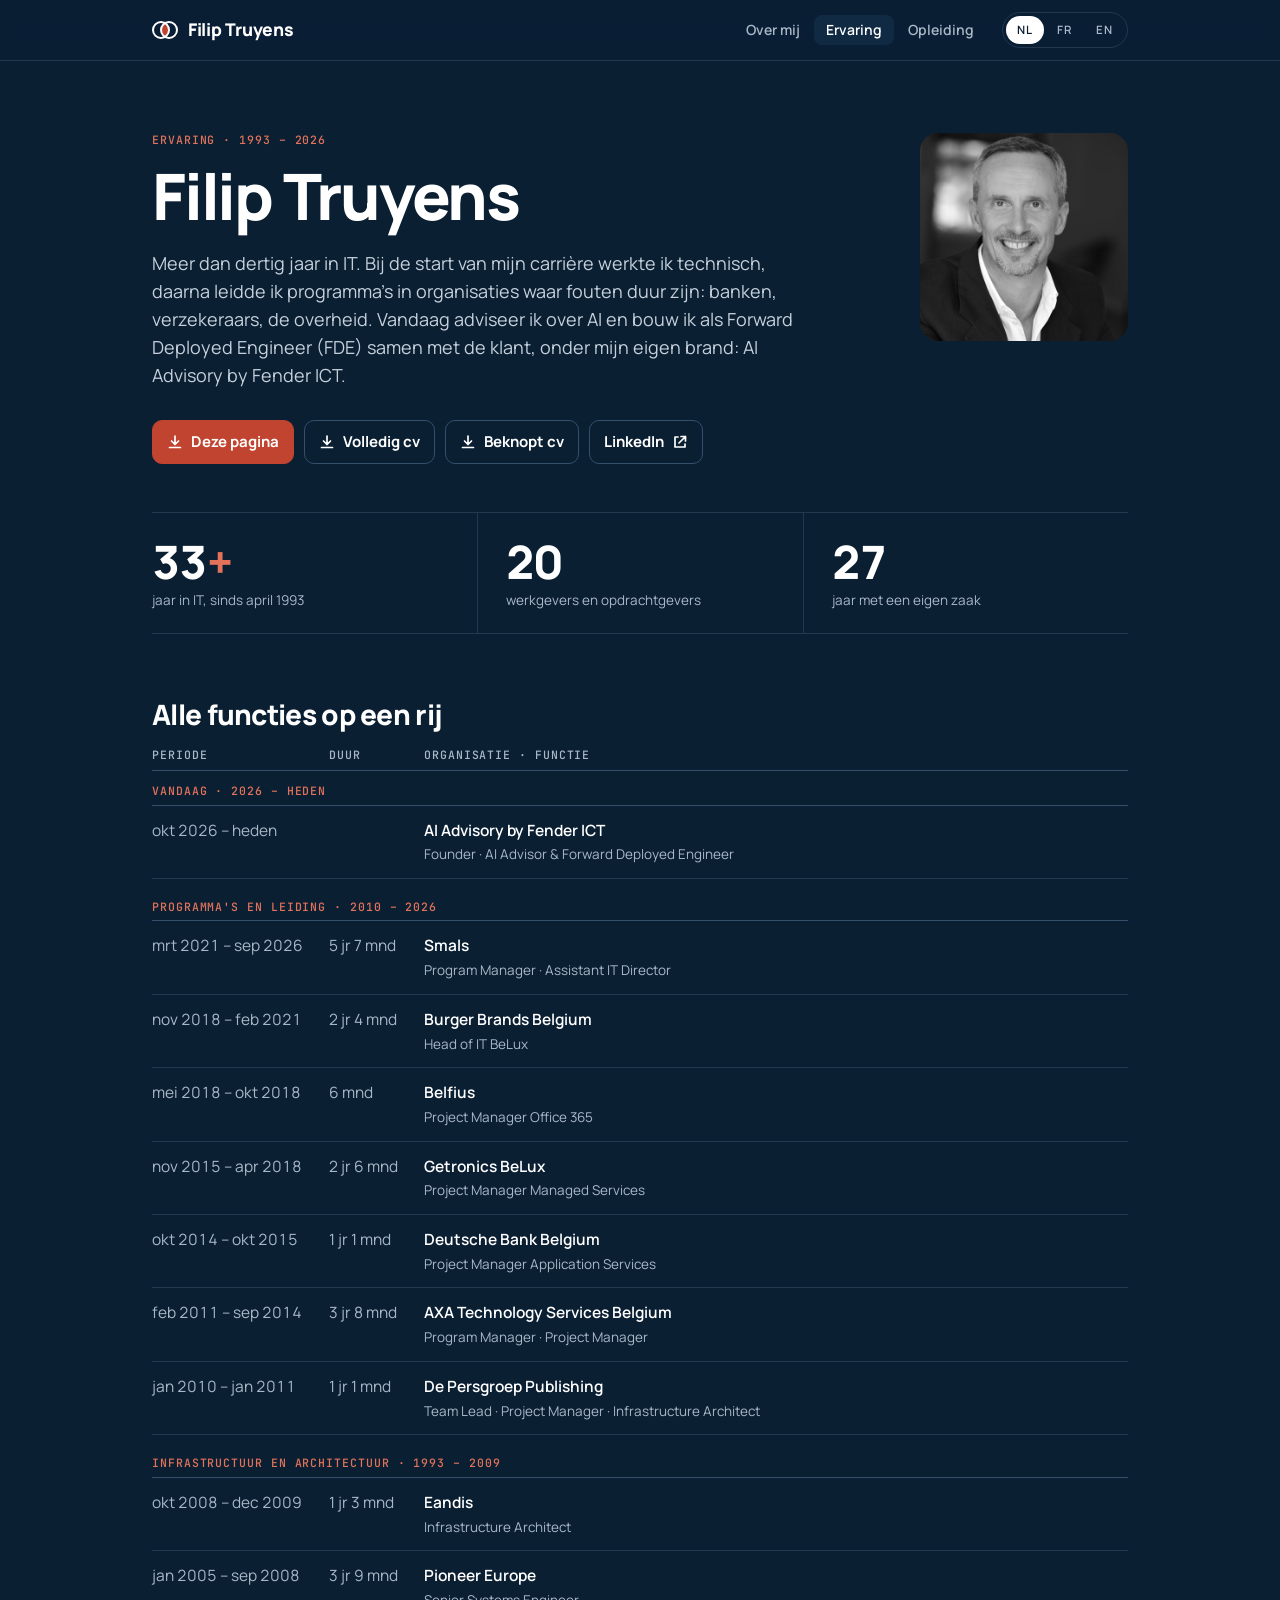
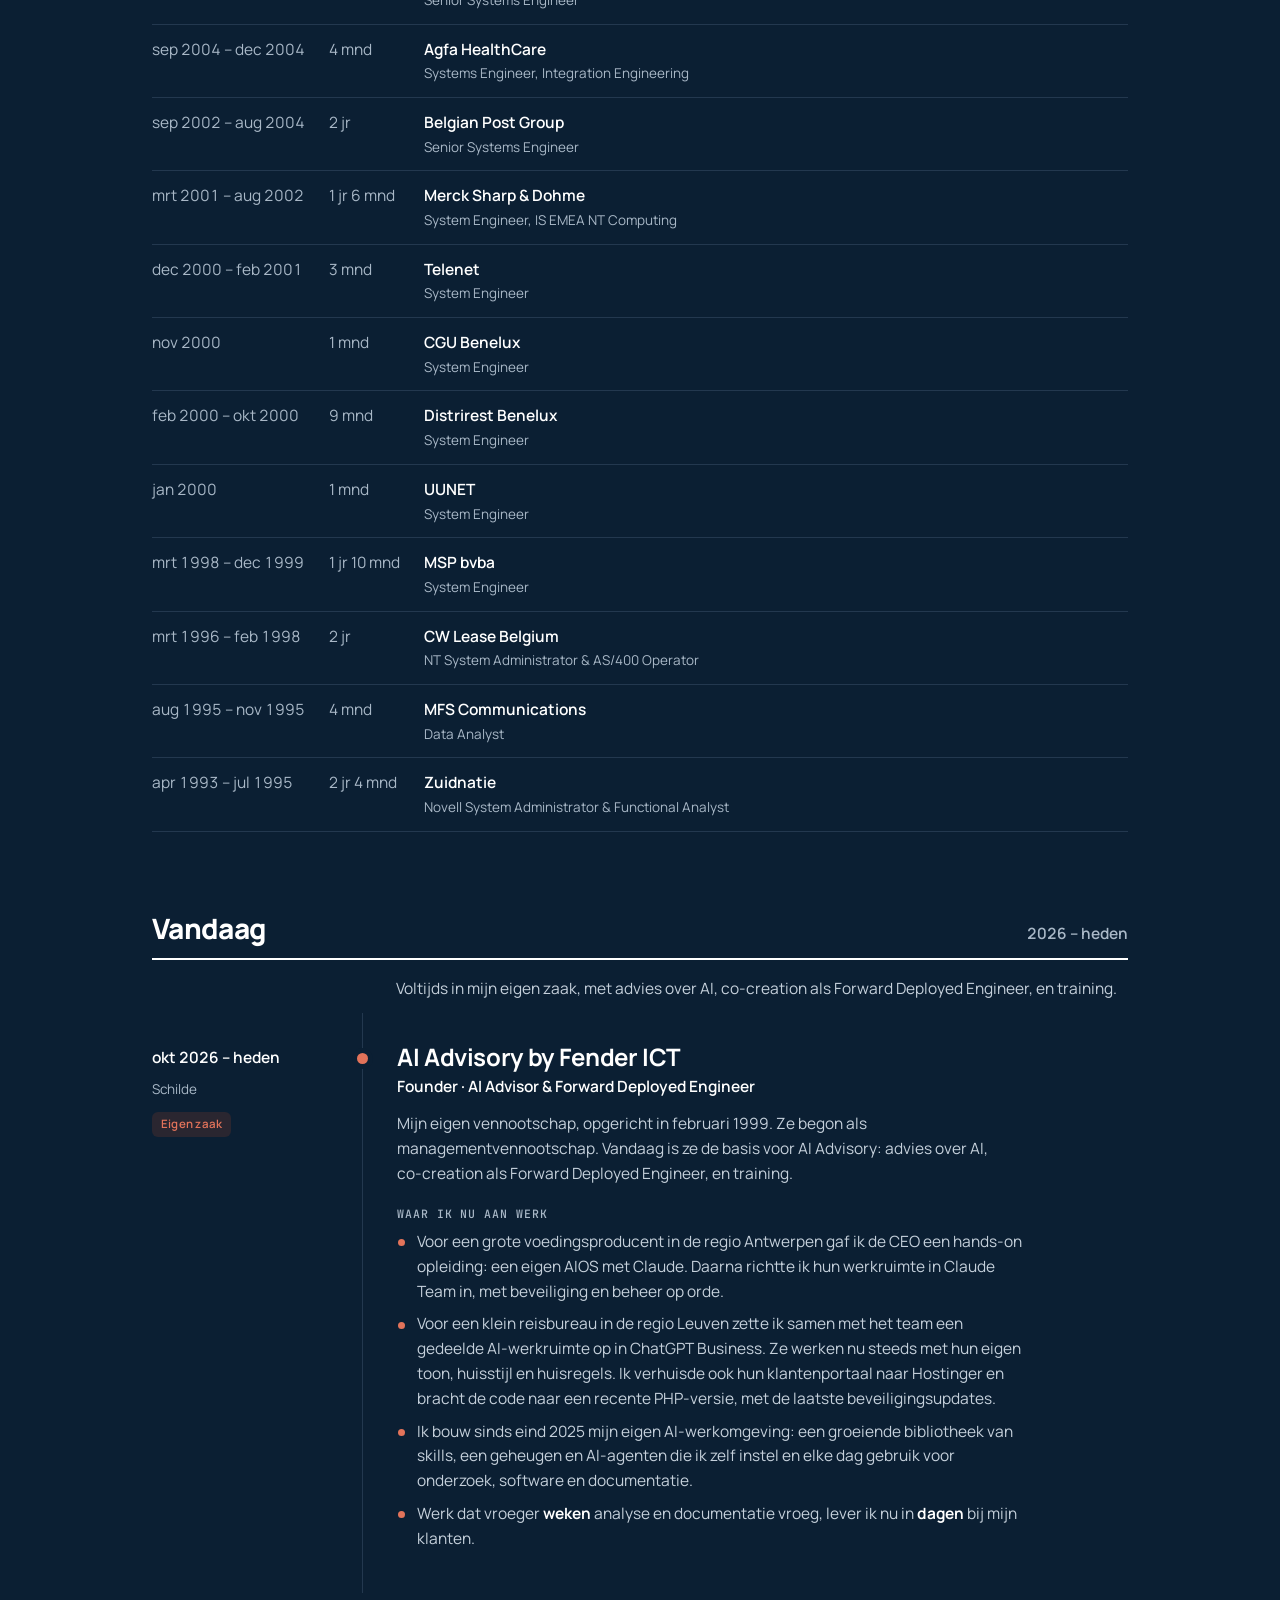
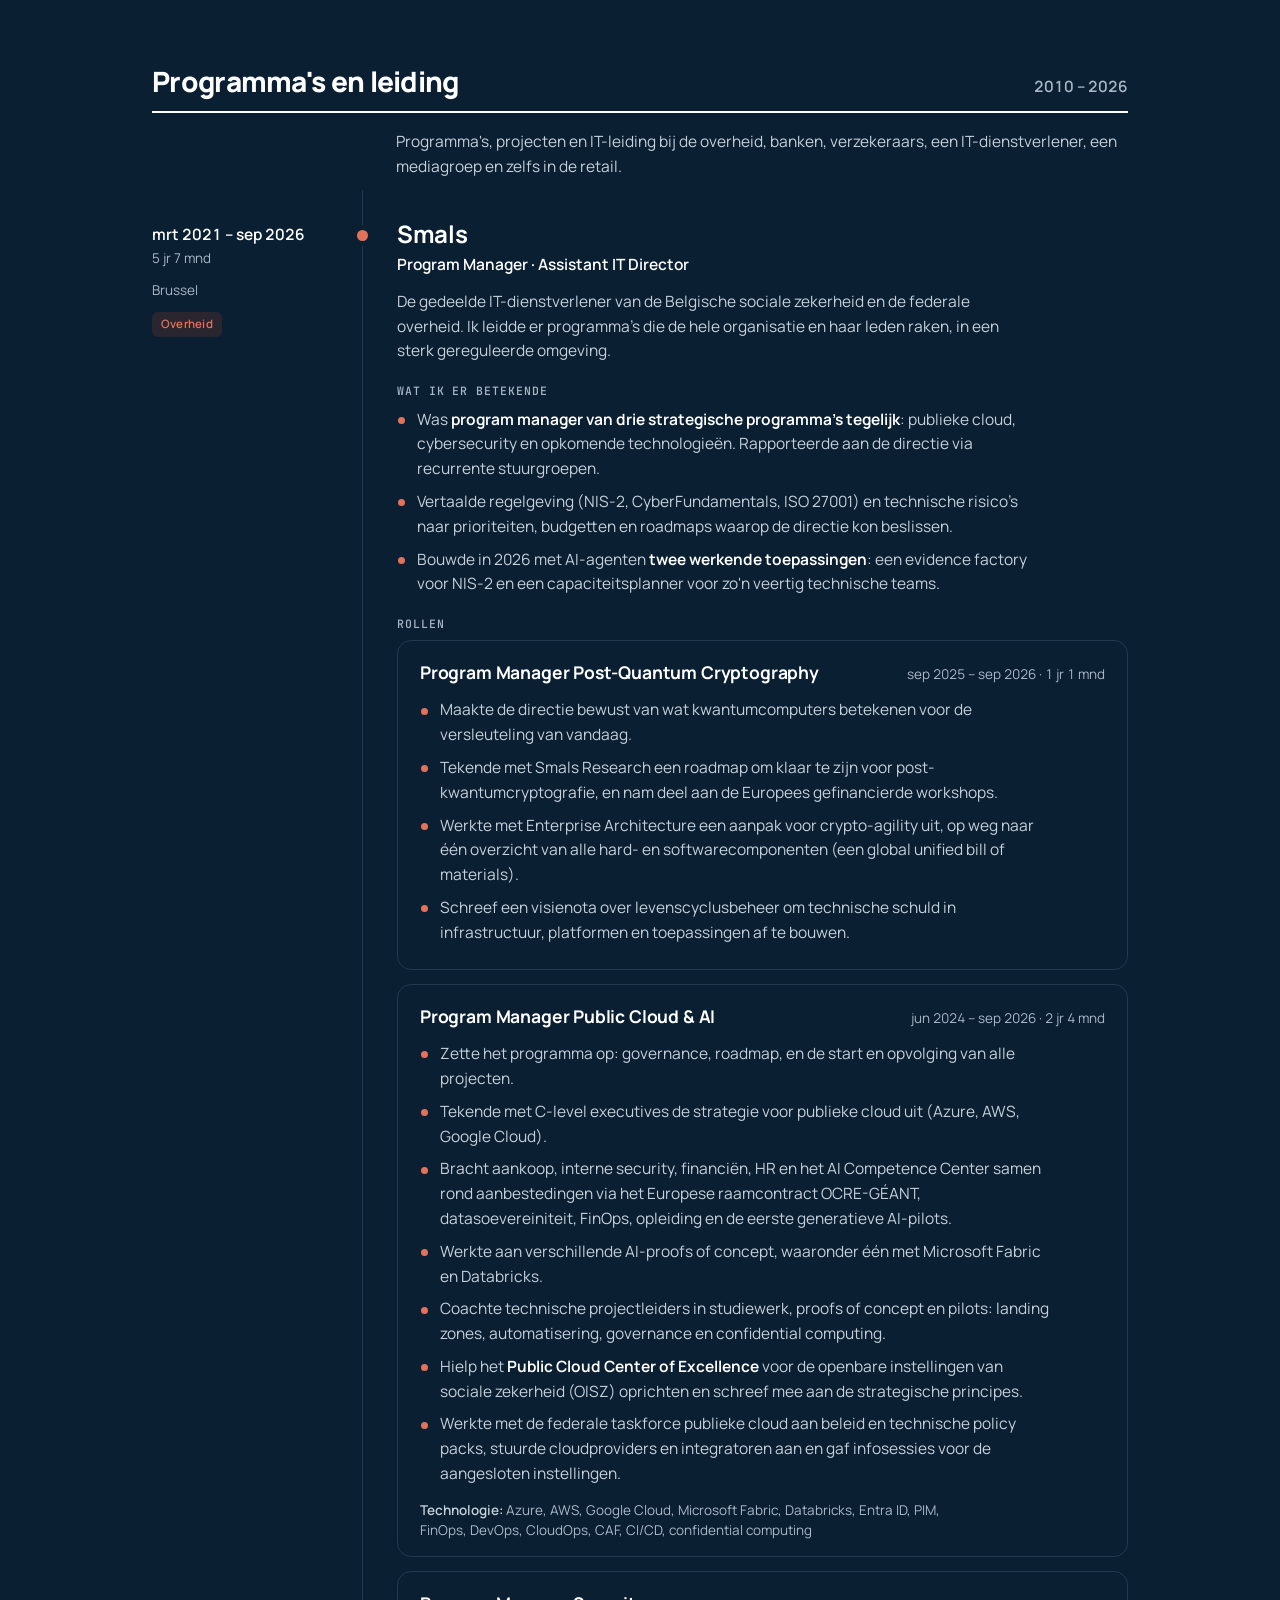
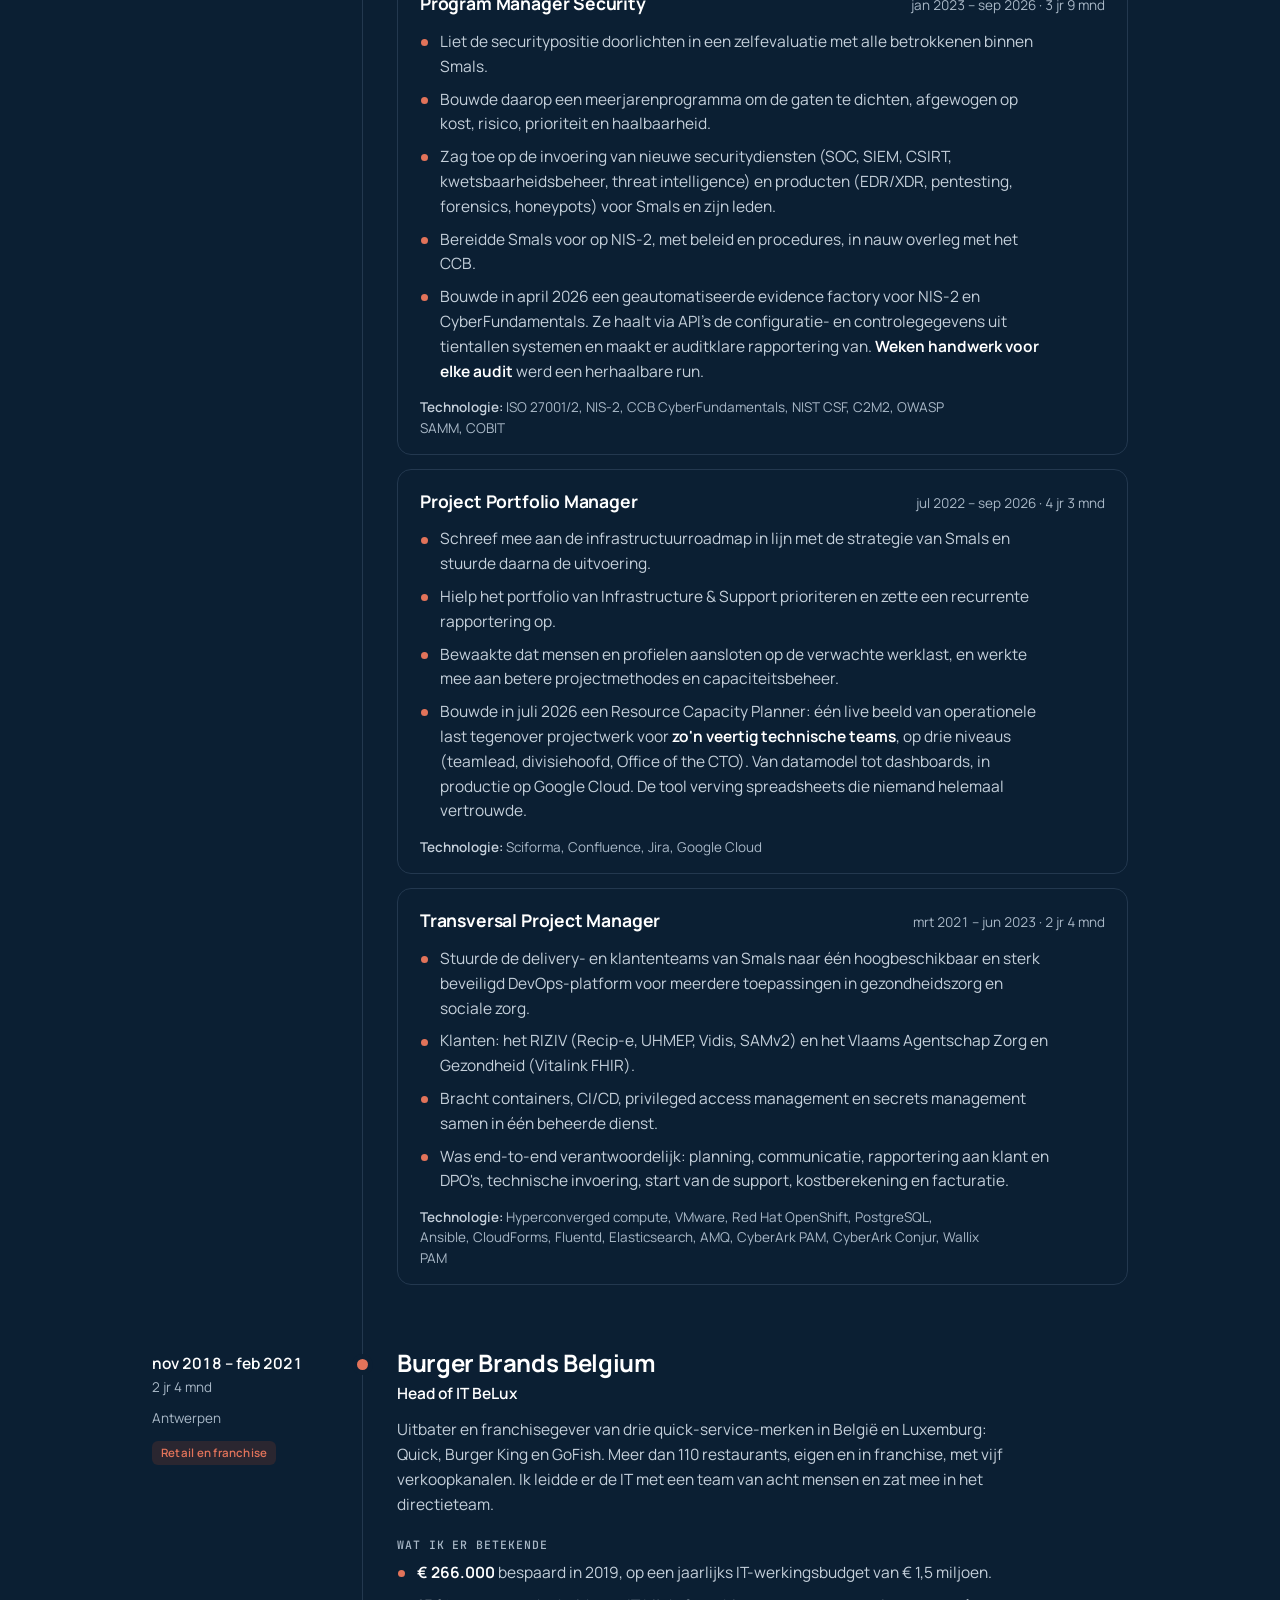
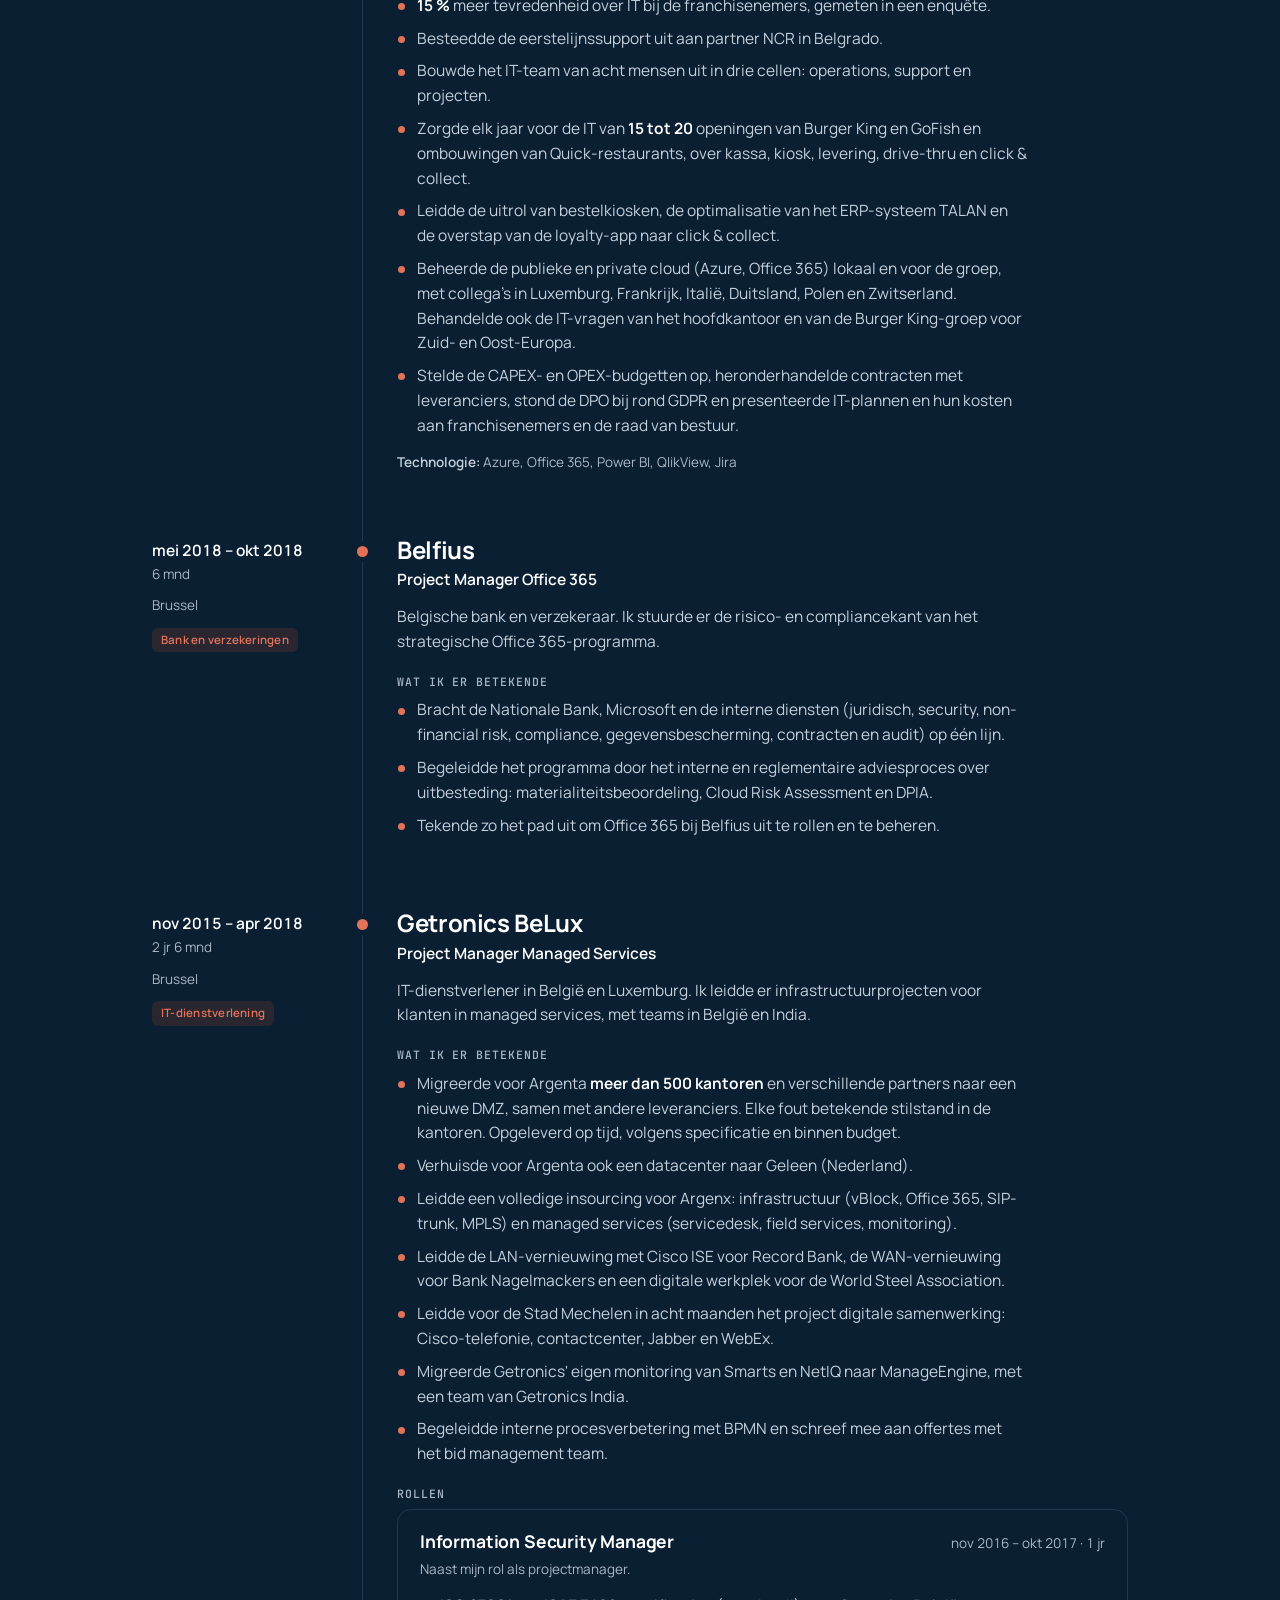
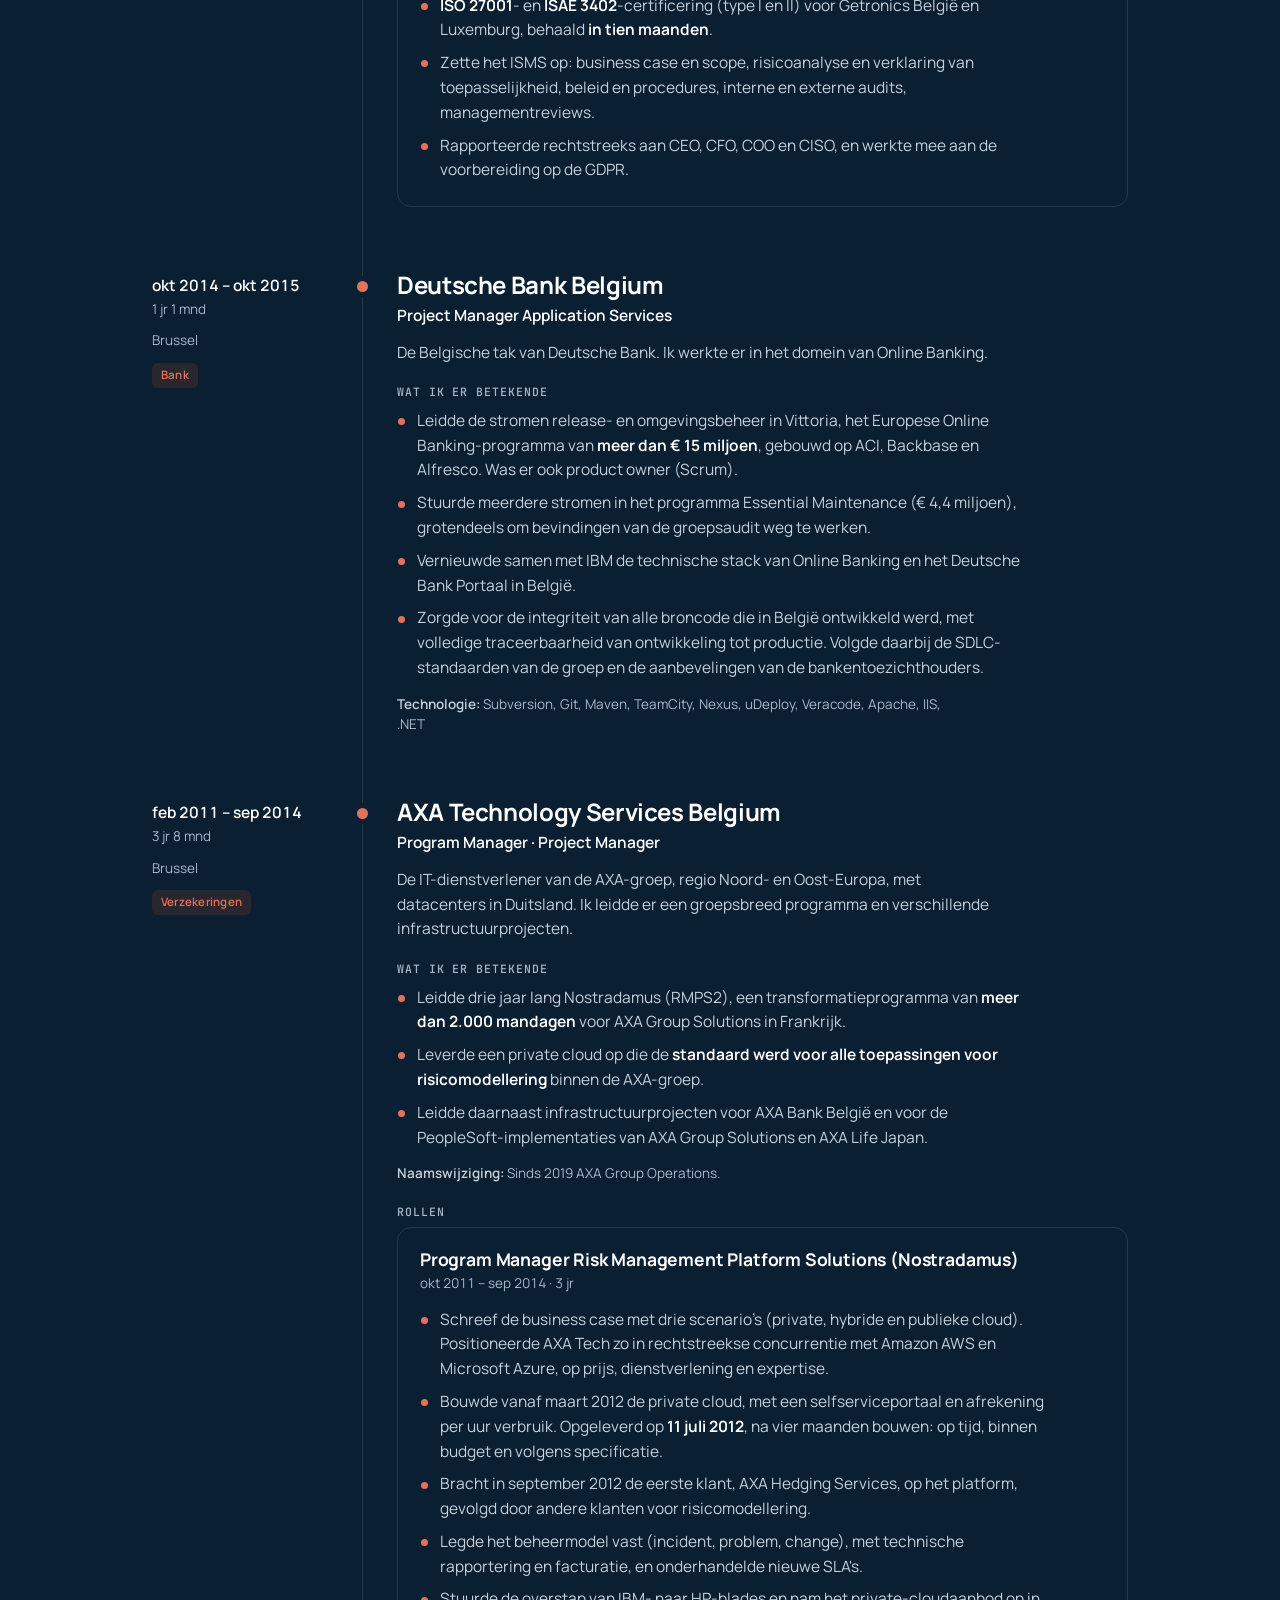
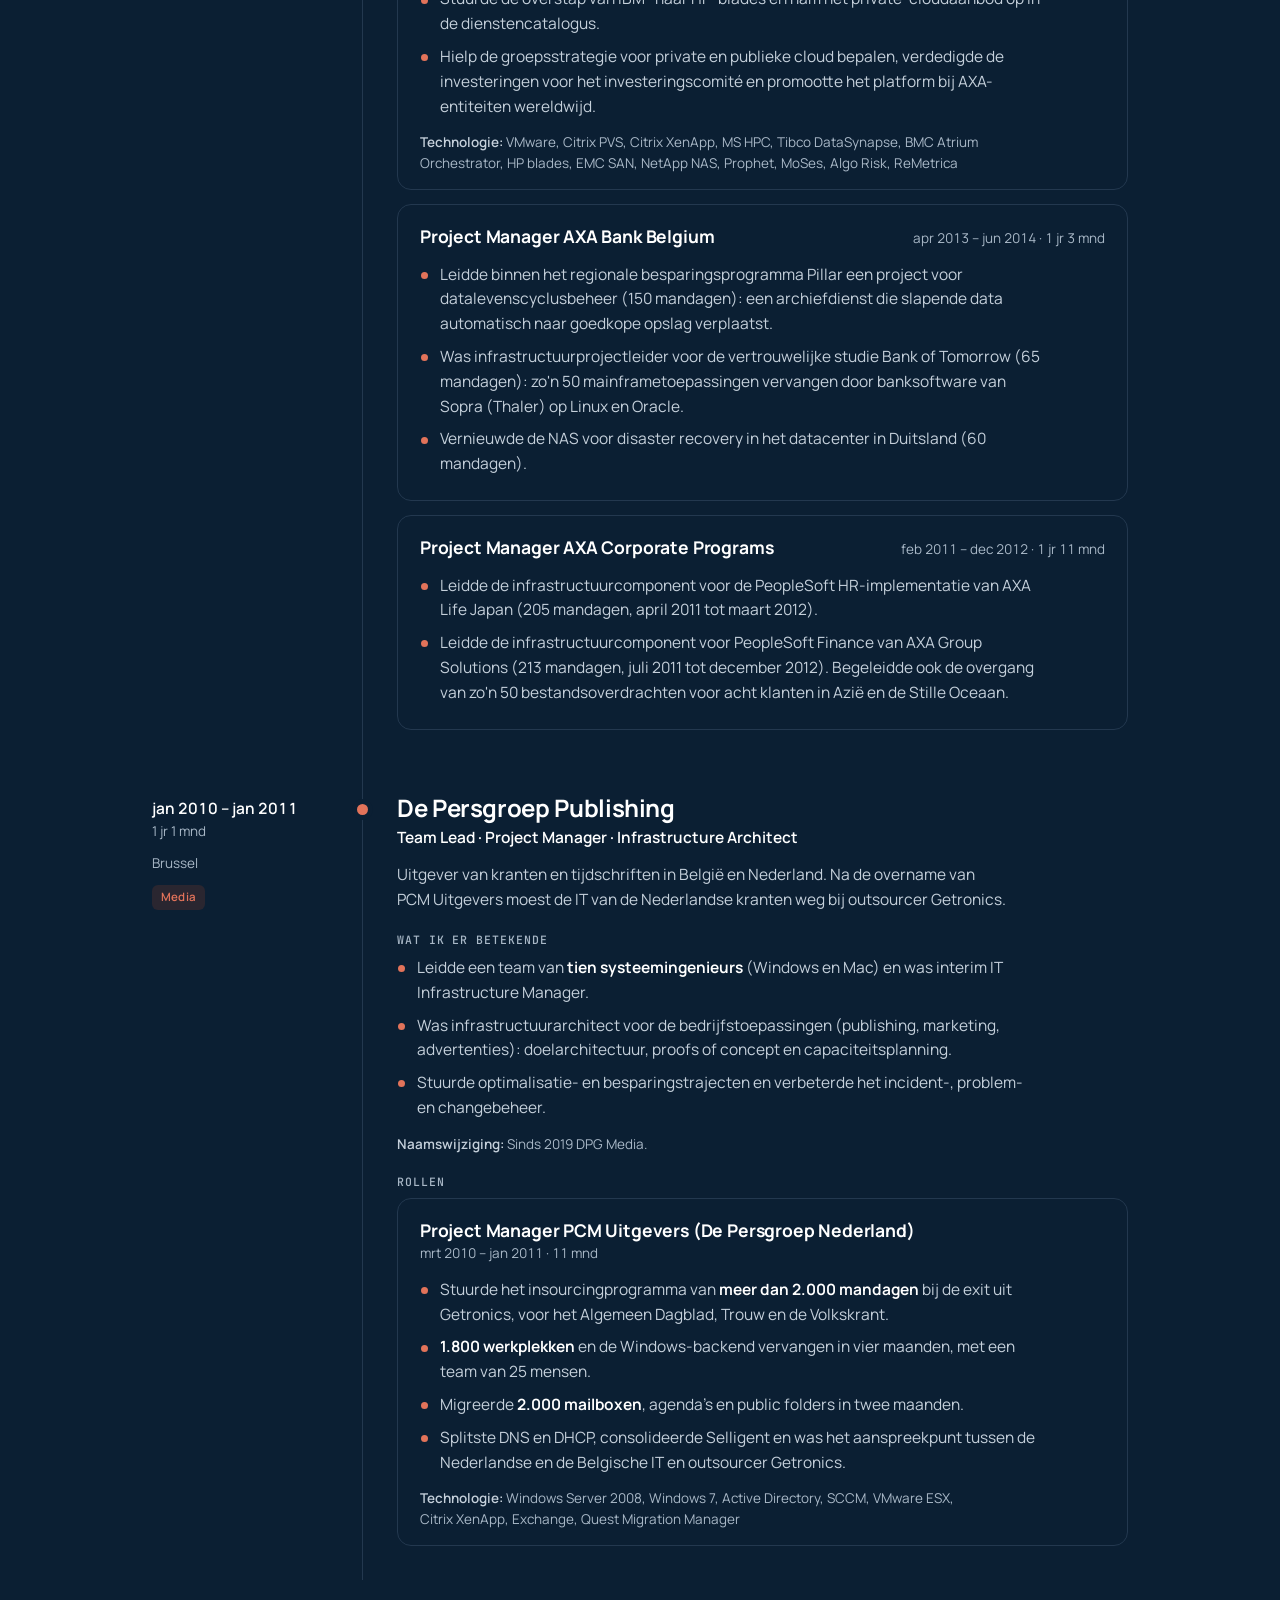
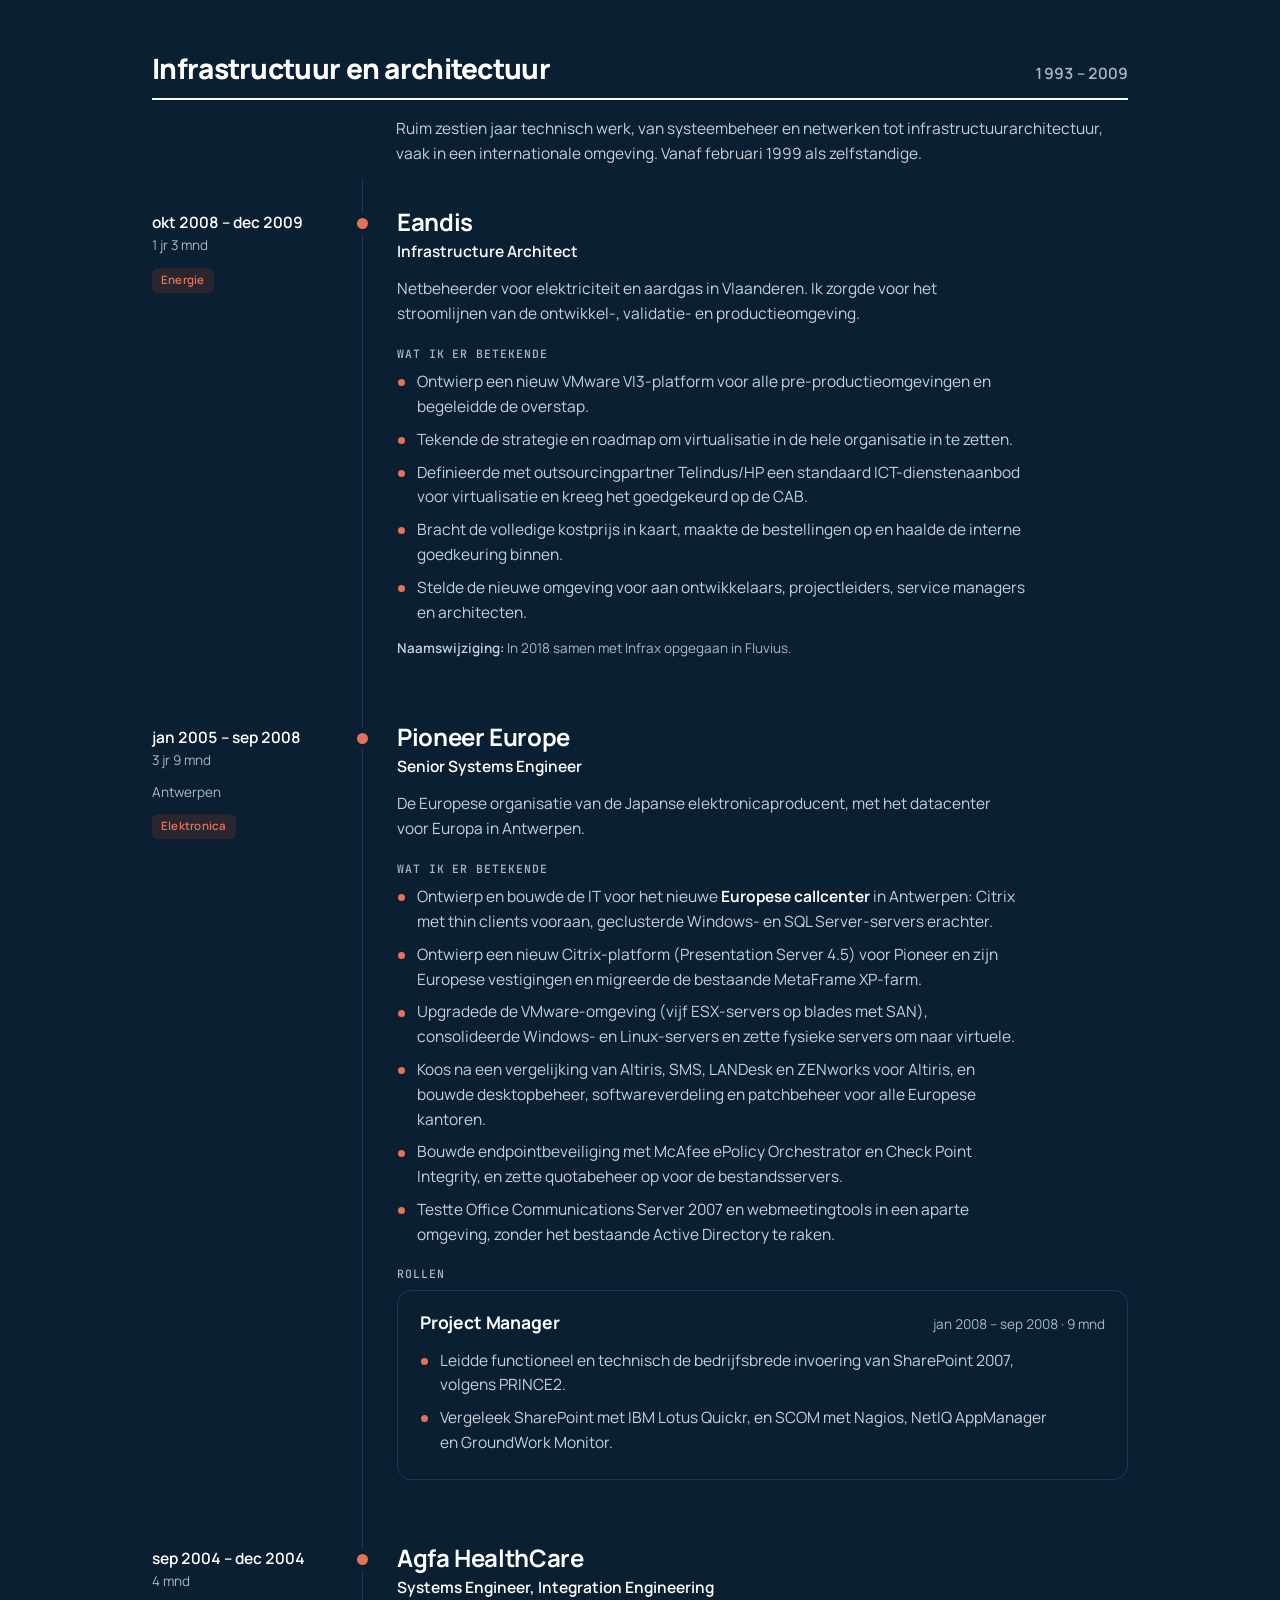
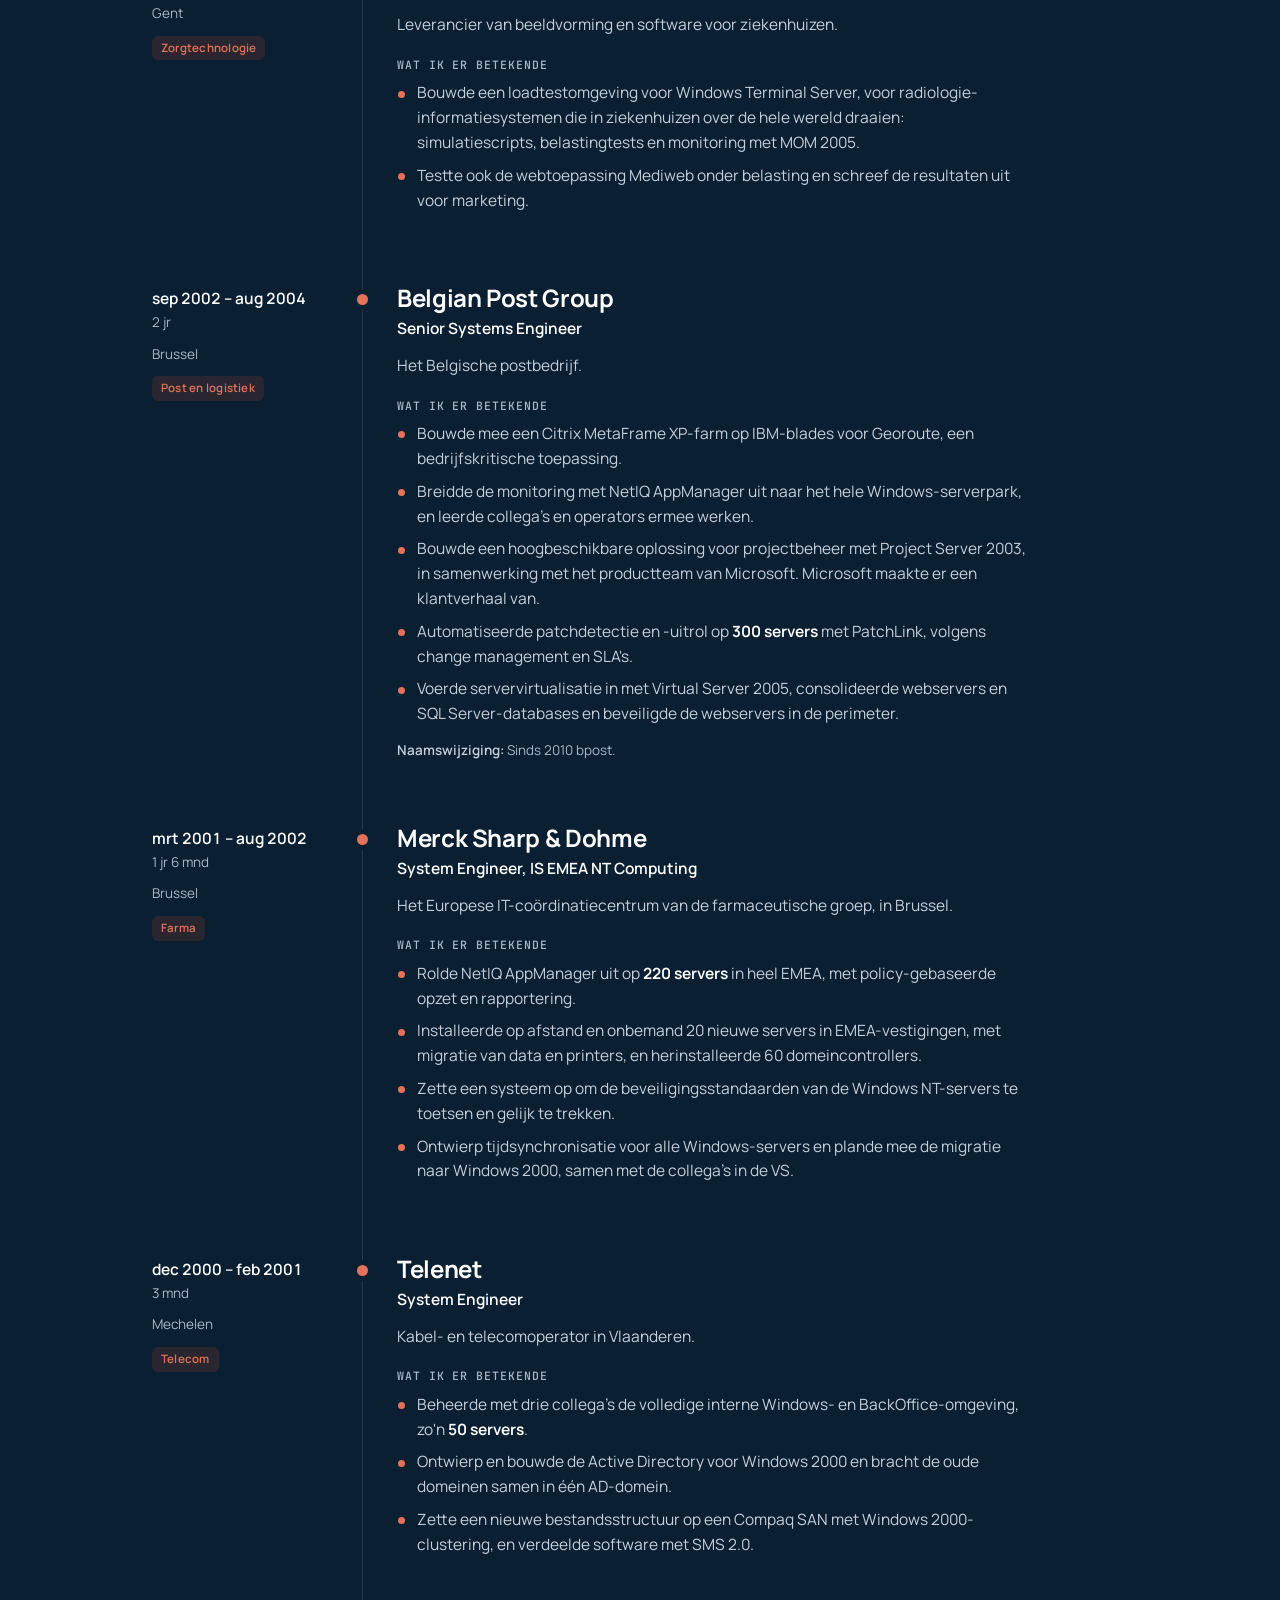
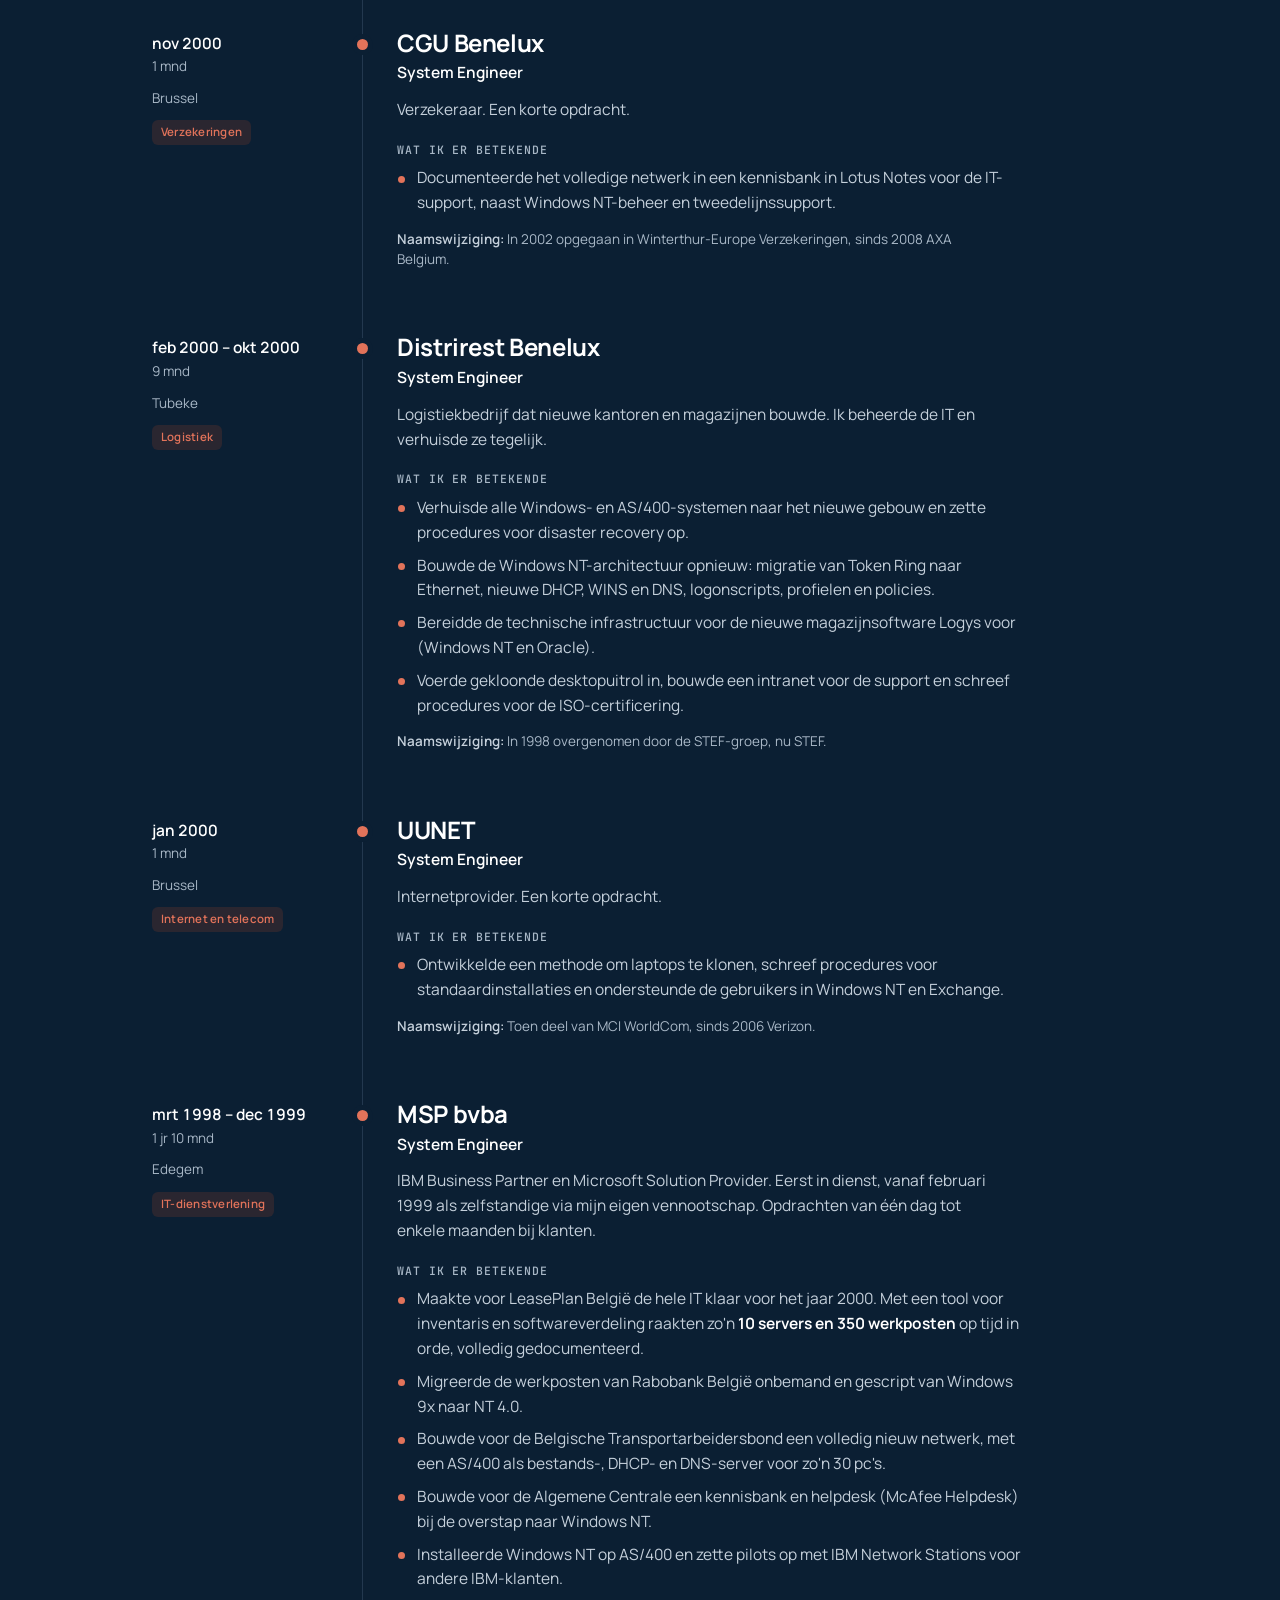
<file: nl/ervaring.html>
<!doctype html>
<html lang="nl">
<head>
<meta charset="utf-8">
<meta name="viewport" content="width=device-width, initial-scale=1">
<title>Filip Truyens · Ervaring</title>
<meta name="description" content="Volledig overzicht van de beroepservaring van Filip Truyens, van 1993 tot vandaag: elke werkgever en opdrachtgever, met de juiste data en de belangrijkste verwezenlijkingen.">
<meta name="author" content="Filip Truyens">
<meta property="og:type" content="profile">
<meta property="og:title" content="Filip Truyens · Ervaring">
<meta property="og:description" content="Volledig overzicht van de beroepservaring van Filip Truyens, van 1993 tot vandaag: elke werkgever en opdrachtgever, met de juiste data en de belangrijkste verwezenlijkingen.">
<link rel="canonical" href="https://filiptruyens.be/nl/ervaring.html">
<link rel="alternate" hreflang="nl" href="https://filiptruyens.be/nl/ervaring.html">
<link rel="alternate" hreflang="fr" href="https://filiptruyens.be/fr/experience.html">
<link rel="alternate" hreflang="en" href="https://filiptruyens.be/en/experience.html">
<link rel="alternate" hreflang="x-default" href="https://filiptruyens.be/">
<meta property="og:url" content="https://filiptruyens.be/nl/ervaring.html">
<meta property="og:locale" content="nl_BE">
<meta property="og:image" content="https://filiptruyens.be/assets/og-site.png?v75">
<meta property="og:image:width" content="1200">
<meta property="og:image:height" content="627">
<meta property="og:image:alt" content="Filip Truyens · AI Advisor &amp; Forward Deployed Engineer · Senior IT Transformation Leader">
<meta name="theme-color" content="#0B1F33">
<link rel="icon" href="../assets/favicon.svg" type="image/svg+xml">
<link rel="preload" href="../assets/fonts/Manrope-Variable-latin.woff2" as="font" type="font/woff2" crossorigin>
<link rel="preload" href="../assets/fonts/JetBrainsMono-Variable-latin.woff2" as="font" type="font/woff2" crossorigin>
<link rel="stylesheet" href="../assets/site.css">
<style>@media print { @page {
  @bottom-left { content: "Filip Truyens · Ervaring · Bijgewerkt op 24 november 2026 · v75 · filiptruyens.be · linkedin.com/in/filiptruyens"; font: 500 7.5pt "Manrope", sans-serif; color: #5B6B7C; }
  @top-right { content: "Fender ICT bv · Goudbloemlaan 12, 2970 Schilde · BE0465.243.969 · filip@fenderict.be"; font: 500 7.5pt "Manrope", sans-serif; color: #8494A5; }
} }</style>
</head>
<body>
<header class="topbar">
  <div class="wrap">
    <a class="brand" href="#top"><svg viewBox="1.25 8.25 45.5 31.5" aria-hidden="true"><path d="M24 11.88 A14 14 0 0 1 24 36.12 A14 14 0 0 1 24 11.88 Z" fill="#C0442F"/><circle cx="17" cy="24" r="14" fill="none" stroke="currentColor" stroke-width="3.5"/><circle cx="31" cy="24" r="14" fill="none" stroke="currentColor" stroke-width="3.5"/></svg><span>Filip Truyens</span></a>
    <nav class="site-nav" aria-label="Pagina's">
      <a href="../nl/over-mij.html">Over mij</a>
      <a href="../nl/ervaring.html" aria-current="page">Ervaring</a>
      <a href="../nl/opleiding.html">Opleiding</a>
    </nav>
    <nav class="lang" aria-label="Taal">
      <a href="../nl/ervaring.html" hreflang="nl" lang="nl" aria-current="page">NL</a>
      <a href="../fr/experience.html" hreflang="fr" lang="fr">FR</a>
      <a href="../en/experience.html" hreflang="en" lang="en">EN</a>
    </nav>
  </div>
</header>

<main id="top" class="wrap">
<section class="hero">
  <div>
    <p class="eyebrow">Ervaring · 1993 – 2026</p>
    <h1>Filip Truyens</h1>
    <p class="lead">Meer dan dertig jaar in IT. Bij de start van mijn carrière werkte ik technisch, daarna leidde ik programma's in organisaties waar fouten duur zijn: banken, verzekeraars, de overheid. Vandaag adviseer ik over AI en bouw ik als Forward Deployed Engineer (FDE) samen met de klant, onder mijn eigen brand: AI Advisory by Fender ICT.</p>
    <div class="actions">
      <a class="btn" href="../pdf/Filip-Truyens-Ervaring-NL.pdf" download><svg viewBox="0 0 16 16" fill="none" stroke="currentColor" stroke-width="1.7" stroke-linecap="round" stroke-linejoin="round" aria-hidden="true"><path d="M8 2v8.5M4.5 7 8 10.5 11.5 7M2.5 13.5h11"/></svg>Deze pagina</a>
      <a class="btn ghost" href="../pdf/Filip-Truyens-CV-NL.pdf" download><svg viewBox="0 0 16 16" fill="none" stroke="currentColor" stroke-width="1.7" stroke-linecap="round" stroke-linejoin="round" aria-hidden="true"><path d="M8 2v8.5M4.5 7 8 10.5 11.5 7M2.5 13.5h11"/></svg>Volledig cv</a>
      <a class="btn ghost" href="../pdf/Filip-Truyens-CV-beknopt-NL.pdf" download><svg viewBox="0 0 16 16" fill="none" stroke="currentColor" stroke-width="1.7" stroke-linecap="round" stroke-linejoin="round" aria-hidden="true"><path d="M8 2v8.5M4.5 7 8 10.5 11.5 7M2.5 13.5h11"/></svg>Beknopt cv</a>
      <a class="btn ghost" href="https://www.linkedin.com/in/filiptruyens" rel="me noopener" target="_blank">LinkedIn<svg viewBox="0 0 16 16" fill="none" stroke="currentColor" stroke-width="1.7" stroke-linecap="round" stroke-linejoin="round" aria-hidden="true"><path d="M6 3H3v10h10v-3M9 2.5h4.5V7M13.5 2.5 7 9"/></svg></a>
    </div>
  </div>
  <img class="portrait" src="../assets/filip-truyens.jpg" alt="Portret van Filip Truyens" width="480" height="480">
</section>

<section class="stats" aria-label="Kerncijfers">
  <div class="stat"><b>33<i>+</i></b><span>jaar in IT, sinds april 1993</span></div>
  <div class="stat"><b>20</b><span>werkgevers en opdrachtgevers</span></div>
  <div class="stat"><b>27</b><span>jaar met een eigen zaak</span></div>
</section>

<section class="overview" aria-labelledby="overzicht">
  <h2 id="overzicht">Alle functies op een rij</h2>
  <table>
    <thead><tr><th scope="col">Periode</th><th scope="col" class="col-dur">Duur</th><th scope="col">Organisatie · Functie</th></tr></thead>
    <tbody>
        <tr class="era-row"><td colspan="3">Vandaag · 2026 – heden</td></tr>
        <tr><td class="when">okt 2026 – heden</td><td class="dur col-dur"></td><td class="org"><a href="#fender-ict">AI Advisory by Fender ICT</a><span class="orole">Founder · AI Advisor &amp; Forward Deployed Engineer</span></td></tr>
        <tr class="era-row"><td colspan="3">Programma's en leiding · 2010 – 2026</td></tr>
        <tr><td class="when">mrt 2021 – sep 2026</td><td class="dur col-dur">5 jr 7 mnd</td><td class="org"><a href="#smals">Smals</a><span class="orole">Program Manager · Assistant IT Director</span></td></tr>
        <tr><td class="when">nov 2018 – feb 2021</td><td class="dur col-dur">2 jr 4 mnd</td><td class="org"><a href="#burger-brands">Burger Brands Belgium</a><span class="orole">Head of IT BeLux</span></td></tr>
        <tr><td class="when">mei 2018 – okt 2018</td><td class="dur col-dur">6 mnd</td><td class="org"><a href="#belfius">Belfius</a><span class="orole">Project Manager Office 365</span></td></tr>
        <tr><td class="when">nov 2015 – apr 2018</td><td class="dur col-dur">2 jr 6 mnd</td><td class="org"><a href="#getronics">Getronics BeLux</a><span class="orole">Project Manager Managed Services</span></td></tr>
        <tr><td class="when">okt 2014 – okt 2015</td><td class="dur col-dur">1 jr 1 mnd</td><td class="org"><a href="#deutsche-bank">Deutsche Bank Belgium</a><span class="orole">Project Manager Application Services</span></td></tr>
        <tr><td class="when">feb 2011 – sep 2014</td><td class="dur col-dur">3 jr 8 mnd</td><td class="org"><a href="#axa">AXA Technology Services Belgium</a><span class="orole">Program Manager · Project Manager</span></td></tr>
        <tr><td class="when">jan 2010 – jan 2011</td><td class="dur col-dur">1 jr 1 mnd</td><td class="org"><a href="#de-persgroep">De Persgroep Publishing</a><span class="orole">Team Lead · Project Manager · Infrastructure Architect</span></td></tr>
        <tr class="era-row"><td colspan="3">Infrastructuur en architectuur · 1993 – 2009</td></tr>
        <tr><td class="when">okt 2008 – dec 2009</td><td class="dur col-dur">1 jr 3 mnd</td><td class="org"><a href="#eandis">Eandis</a><span class="orole">Infrastructure Architect</span></td></tr>
        <tr><td class="when">jan 2005 – sep 2008</td><td class="dur col-dur">3 jr 9 mnd</td><td class="org"><a href="#pioneer">Pioneer Europe</a><span class="orole">Senior Systems Engineer</span></td></tr>
        <tr><td class="when">sep 2004 – dec 2004</td><td class="dur col-dur">4 mnd</td><td class="org"><a href="#agfa">Agfa HealthCare</a><span class="orole">Systems Engineer, Integration Engineering</span></td></tr>
        <tr><td class="when">sep 2002 – aug 2004</td><td class="dur col-dur">2 jr</td><td class="org"><a href="#bpost">Belgian Post Group</a><span class="orole">Senior Systems Engineer</span></td></tr>
        <tr><td class="when">mrt 2001 – aug 2002</td><td class="dur col-dur">1 jr 6 mnd</td><td class="org"><a href="#msd">Merck Sharp &amp; Dohme</a><span class="orole">System Engineer, IS EMEA NT Computing</span></td></tr>
        <tr><td class="when">dec 2000 – feb 2001</td><td class="dur col-dur">3 mnd</td><td class="org"><a href="#telenet">Telenet</a><span class="orole">System Engineer</span></td></tr>
        <tr><td class="when">nov 2000</td><td class="dur col-dur">1 mnd</td><td class="org"><a href="#cgu">CGU Benelux</a><span class="orole">System Engineer</span></td></tr>
        <tr><td class="when">feb 2000 – okt 2000</td><td class="dur col-dur">9 mnd</td><td class="org"><a href="#distrirest">Distrirest Benelux</a><span class="orole">System Engineer</span></td></tr>
        <tr><td class="when">jan 2000</td><td class="dur col-dur">1 mnd</td><td class="org"><a href="#uunet">UUNET</a><span class="orole">System Engineer</span></td></tr>
        <tr><td class="when">mrt 1998 – dec 1999</td><td class="dur col-dur">1 jr 10 mnd</td><td class="org"><a href="#msp">MSP bvba</a><span class="orole">System Engineer</span></td></tr>
        <tr><td class="when">mrt 1996 – feb 1998</td><td class="dur col-dur">2 jr</td><td class="org"><a href="#cw-lease">CW Lease Belgium</a><span class="orole">NT System Administrator &amp; AS/400 Operator</span></td></tr>
        <tr><td class="when">aug 1995 – nov 1995</td><td class="dur col-dur">4 mnd</td><td class="org"><a href="#mfs">MFS Communications</a><span class="orole">Data Analyst</span></td></tr>
        <tr><td class="when">apr 1993 – jul 1995</td><td class="dur col-dur">2 jr 4 mnd</td><td class="org"><a href="#zuidnatie">Zuidnatie</a><span class="orole">Novell System Administrator &amp; Functional Analyst</span></td></tr>
    </tbody>
  </table>
</section>

<section class="era" id="nu" aria-labelledby="h-nu">
  <div class="era-head">
    <h2 id="h-nu">Vandaag</h2>
    <span class="years">2026 – heden</span>
  </div>
  <p class="era-intro">Voltijds in mijn eigen zaak, met advies over AI, co-creation als Forward Deployed Engineer, en training.</p>
  <article class="job" id="fender-ict">
    <div class="meta">
      <span class="dates"><time datetime="2026-10">okt 2026 – heden</time></span>
      
      <span class="place">Schilde</span>
      <span class="sector">Eigen zaak</span>
    </div>
    <div class="body">
      <h3>AI Advisory by Fender ICT</h3>
      <p class="role">Founder · AI Advisor &amp; Forward Deployed Engineer</p>
      <p class="context">Mijn eigen vennootschap, opgericht in februari 1999. Ze begon als managementvennootschap. Vandaag is ze de basis voor AI Advisory: advies over AI, co-creation als Forward Deployed Engineer, en training.</p>
      <p class="label">Waar ik nu aan werk</p>
      <ul class="wins">
        <li>Voor een grote voedingsproducent in de regio Antwerpen gaf ik de CEO een hands-on opleiding: een eigen AIOS met Claude. Daarna richtte ik hun werkruimte in Claude Team in, met beveiliging en beheer op orde.</li>
        <li>Voor een klein reisbureau in de regio Leuven zette ik samen met het team een gedeelde AI-werkruimte op in ChatGPT Business. Ze werken nu steeds met hun eigen toon, huisstijl en huisregels. Ik verhuisde ook hun klantenportaal naar Hostinger en bracht de code naar een recente PHP-versie, met de laatste beveiligingsupdates.</li>
        <li>Ik bouw sinds eind 2025 mijn eigen AI-werkomgeving: een groeiende bibliotheek van skills, een geheugen en AI-agenten die ik zelf instel en elke dag gebruik voor onderzoek, software en documentatie.</li>
        <li>Werk dat vroeger <strong>weken</strong> analyse en documentatie vroeg, lever ik nu in <strong>dagen</strong> bij mijn klanten.</li>
      </ul>



    </div>
  </article>
</section>

<section class="era" id="leiding" aria-labelledby="h-leiding">
  <div class="era-head">
    <h2 id="h-leiding">Programma's en leiding</h2>
    <span class="years">2010 – 2026</span>
  </div>
  <p class="era-intro">Programma's, projecten en IT-leiding bij de overheid, banken, verzekeraars, een IT-dienstverlener, een mediagroep en zelfs in de retail.</p>
  <article class="job long" id="smals">
    <div class="meta">
      <span class="dates"><time datetime="2021-03">mrt 2021 – sep 2026</time></span>
      <span class="dur">5 jr 7 mnd</span>
      <span class="place">Brussel</span>
      <span class="sector">Overheid</span>
    </div>
    <div class="body">
      <h3>Smals</h3>
      <p class="role">Program Manager · Assistant IT Director</p>
      <p class="context">De gedeelde IT-dienstverlener van de Belgische sociale zekerheid en de federale overheid. Ik leidde er programma's die de hele organisatie en haar leden raken, in een sterk gereguleerde omgeving.</p>
      <p class="label">Wat ik er betekende</p>
      <ul class="wins">
        <li>Was <strong>program manager van drie strategische programma's tegelijk</strong>: publieke cloud, cybersecurity en opkomende technologieën. Rapporteerde aan de directie via recurrente stuurgroepen.</li>
        <li>Vertaalde regelgeving (NIS-2, CyberFundamentals, ISO 27001) en technische risico's naar prioriteiten, budgetten en roadmaps waarop de directie kon beslissen.</li>
        <li>Bouwde in 2026 met AI-agenten <strong>twee werkende toepassingen</strong>: een evidence factory voor NIS-2 en een capaciteitsplanner voor zo'n veertig technische teams.</li>
      </ul>


      <p class="label">Rollen</p>
      <div class="roles">
      <section class="subrole">
        <header>
          <h4>Program Manager Post-Quantum Cryptography</h4>
          <span class="sd"><time datetime="2025-09">sep 2025 – sep 2026</time> · 1 jr 1 mnd</span>
        </header>
      <ul class="wins">
        <li>Maakte de directie bewust van wat kwantumcomputers betekenen voor de versleuteling van vandaag.</li>
        <li>Tekende met Smals Research een roadmap om klaar te zijn voor post-kwantumcryptografie, en nam deel aan de Europees gefinancierde workshops.</li>
        <li>Werkte met Enterprise Architecture een aanpak voor crypto-agility uit, op weg naar één overzicht van alle hard- en softwarecomponenten (een global unified bill of materials).</li>
        <li>Schreef een visienota over levenscyclusbeheer om technische schuld in infrastructuur, platformen en toepassingen af te bouwen.</li>
      </ul>

      </section>
      <section class="subrole">
        <header>
          <h4>Program Manager Public Cloud &amp; AI</h4>
          <span class="sd"><time datetime="2024-06">jun 2024 – sep 2026</time> · 2 jr 4 mnd</span>
        </header>
      <ul class="wins">
        <li>Zette het programma op: governance, roadmap, en de start en opvolging van alle projecten.</li>
        <li>Tekende met C-level executives de strategie voor publieke cloud uit (Azure, AWS, Google Cloud).</li>
        <li>Bracht aankoop, interne security, financiën, HR en het AI Competence Center samen rond aanbestedingen via het Europese raamcontract OCRE-GÉANT, datasoevereiniteit, FinOps, opleiding en de eerste generatieve AI-pilots.</li>
        <li>Werkte aan verschillende AI-proofs of concept, waaronder één met Microsoft Fabric en Databricks.</li>
        <li>Coachte technische projectleiders in studiewerk, proofs of concept en pilots: landing zones, automatisering, governance en confidential computing.</li>
        <li>Hielp het <strong>Public Cloud Center of Excellence</strong> voor de openbare instellingen van sociale zekerheid (OISZ) oprichten en schreef mee aan de strategische principes.</li>
        <li>Werkte met de federale taskforce publieke cloud aan beleid en technische policy packs, stuurde cloudproviders en integratoren aan en gaf infosessies voor de aangesloten instellingen.</li>
      </ul>
      <p class="tech"><b>Technologie:</b> Azure, AWS, Google Cloud, Microsoft Fabric, Databricks, Entra ID, PIM, FinOps, DevOps, CloudOps, CAF, CI/CD, confidential computing</p>
      </section>
      <section class="subrole">
        <header>
          <h4>Program Manager Security</h4>
          <span class="sd"><time datetime="2023-01">jan 2023 – sep 2026</time> · 3 jr 9 mnd</span>
        </header>
      <ul class="wins">
        <li>Liet de securitypositie doorlichten in een zelfevaluatie met alle betrokkenen binnen Smals.</li>
        <li>Bouwde daarop een meerjarenprogramma om de gaten te dichten, afgewogen op kost, risico, prioriteit en haalbaarheid.</li>
        <li>Zag toe op de invoering van nieuwe securitydiensten (SOC, SIEM, CSIRT, kwetsbaarheidsbeheer, threat intelligence) en producten (EDR/XDR, pentesting, forensics, honeypots) voor Smals en zijn leden.</li>
        <li>Bereidde Smals voor op NIS-2, met beleid en procedures, in nauw overleg met het CCB.</li>
        <li>Bouwde in april 2026 een geautomatiseerde evidence factory voor NIS-2 en CyberFundamentals. Ze haalt via API's de configuratie- en controlegegevens uit tientallen systemen en maakt er auditklare rapportering van. <strong>Weken handwerk voor elke audit</strong> werd een herhaalbare run.</li>
      </ul>
      <p class="tech"><b>Technologie:</b> ISO 27001/2, NIS-2, CCB CyberFundamentals, NIST CSF, C2M2, OWASP SAMM, COBIT</p>
      </section>
      <section class="subrole">
        <header>
          <h4>Project Portfolio Manager</h4>
          <span class="sd"><time datetime="2022-07">jul 2022 – sep 2026</time> · 4 jr 3 mnd</span>
        </header>
      <ul class="wins">
        <li>Schreef mee aan de infrastructuurroadmap in lijn met de strategie van Smals en stuurde daarna de uitvoering.</li>
        <li>Hielp het portfolio van Infrastructure &amp; Support prioriteren en zette een recurrente rapportering op.</li>
        <li>Bewaakte dat mensen en profielen aansloten op de verwachte werklast, en werkte mee aan betere projectmethodes en capaciteitsbeheer.</li>
        <li>Bouwde in juli 2026 een Resource Capacity Planner: één live beeld van operationele last tegenover projectwerk voor <strong>zo'n veertig technische teams</strong>, op drie niveaus (teamlead, divisiehoofd, Office of the CTO). Van datamodel tot dashboards, in productie op Google Cloud. De tool verving spreadsheets die niemand helemaal vertrouwde.</li>
      </ul>
      <p class="tech"><b>Technologie:</b> Sciforma, Confluence, Jira, Google Cloud</p>
      </section>
      <section class="subrole">
        <header>
          <h4>Transversal Project Manager</h4>
          <span class="sd"><time datetime="2021-03">mrt 2021 – jun 2023</time> · 2 jr 4 mnd</span>
        </header>
      <ul class="wins">
        <li>Stuurde de delivery- en klantenteams van Smals naar één hoogbeschikbaar en sterk beveiligd DevOps-platform voor meerdere toepassingen in gezondheidszorg en sociale zorg.</li>
        <li>Klanten: het RIZIV (Recip-e, UHMEP, Vidis, SAMv2) en het Vlaams Agentschap Zorg en Gezondheid (Vitalink FHIR).</li>
        <li>Bracht containers, CI/CD, privileged access management en secrets management samen in één beheerde dienst.</li>
        <li>Was end-to-end verantwoordelijk: planning, communicatie, rapportering aan klant en DPO's, technische invoering, start van de support, kostberekening en facturatie.</li>
      </ul>
      <p class="tech"><b>Technologie:</b> Hyperconverged compute, VMware, Red Hat OpenShift, PostgreSQL, Ansible, CloudForms, Fluentd, Elasticsearch, AMQ, CyberArk PAM, CyberArk Conjur, Wallix PAM</p>
      </section>
      </div>
    </div>
  </article>
  <article class="job long" id="burger-brands">
    <div class="meta">
      <span class="dates"><time datetime="2018-11">nov 2018 – feb 2021</time></span>
      <span class="dur">2 jr 4 mnd</span>
      <span class="place">Antwerpen</span>
      <span class="sector">Retail en franchise</span>
    </div>
    <div class="body">
      <h3>Burger Brands Belgium</h3>
      <p class="role">Head of IT BeLux</p>
      <p class="context">Uitbater en franchisegever van drie quick-service-merken in België en Luxemburg: Quick, Burger King en GoFish. Meer dan 110 restaurants, eigen en in franchise, met vijf verkoopkanalen. Ik leidde er de IT met een team van acht mensen en zat mee in het directieteam.</p>
      <p class="label">Wat ik er betekende</p>
      <ul class="wins">
        <li><strong>€ 266.000</strong> bespaard in 2019, op een jaarlijks IT-werkingsbudget van € 1,5 miljoen.</li>
        <li><strong>15 %</strong> meer tevredenheid over IT bij de franchisenemers, gemeten in een enquête.</li>
        <li>Besteedde de eerstelijnssupport uit aan partner NCR in Belgrado.</li>
        <li>Bouwde het IT-team van acht mensen uit in drie cellen: operations, support en projecten.</li>
        <li>Zorgde elk jaar voor de IT van <strong>15 tot 20</strong> openingen van Burger King en GoFish en ombouwingen van Quick-restaurants, over kassa, kiosk, levering, drive-thru en click &amp; collect.</li>
        <li>Leidde de uitrol van bestelkiosken, de optimalisatie van het ERP-systeem TALAN en de overstap van de loyalty-app naar click &amp; collect.</li>
        <li>Beheerde de publieke en private cloud (Azure, Office 365) lokaal en voor de groep, met collega's in Luxemburg, Frankrijk, Italië, Duitsland, Polen en Zwitserland. Behandelde ook de IT-vragen van het hoofdkantoor en van de Burger King-groep voor Zuid- en Oost-Europa.</li>
        <li>Stelde de CAPEX- en OPEX-budgetten op, heronderhandelde contracten met leveranciers, stond de DPO bij rond GDPR en presenteerde IT-plannen en hun kosten aan franchisenemers en de raad van bestuur.</li>
      </ul>
      <p class="tech"><b>Technologie:</b> Azure, Office 365, Power BI, QlikView, Jira</p>


    </div>
  </article>
  <article class="job" id="belfius">
    <div class="meta">
      <span class="dates"><time datetime="2018-05">mei 2018 – okt 2018</time></span>
      <span class="dur">6 mnd</span>
      <span class="place">Brussel</span>
      <span class="sector">Bank en verzekeringen</span>
    </div>
    <div class="body">
      <h3>Belfius</h3>
      <p class="role">Project Manager Office 365</p>
      <p class="context">Belgische bank en verzekeraar. Ik stuurde er de risico- en compliancekant van het strategische Office 365-programma.</p>
      <p class="label">Wat ik er betekende</p>
      <ul class="wins">
        <li>Bracht de Nationale Bank, Microsoft en de interne diensten (juridisch, security, non-financial risk, compliance, gegevensbescherming, contracten en audit) op één lijn.</li>
        <li>Begeleidde het programma door het interne en reglementaire adviesproces over uitbesteding: materialiteitsbeoordeling, Cloud Risk Assessment en DPIA.</li>
        <li>Tekende zo het pad uit om Office 365 bij Belfius uit te rollen en te beheren.</li>
      </ul>



    </div>
  </article>
  <article class="job long" id="getronics">
    <div class="meta">
      <span class="dates"><time datetime="2015-11">nov 2015 – apr 2018</time></span>
      <span class="dur">2 jr 6 mnd</span>
      <span class="place">Brussel</span>
      <span class="sector">IT-dienstverlening</span>
    </div>
    <div class="body">
      <h3>Getronics BeLux</h3>
      <p class="role">Project Manager Managed Services</p>
      <p class="context">IT-dienstverlener in België en Luxemburg. Ik leidde er infrastructuurprojecten voor klanten in managed services, met teams in België en India.</p>
      <p class="label">Wat ik er betekende</p>
      <ul class="wins">
        <li>Migreerde voor Argenta <strong>meer dan 500 kantoren</strong> en verschillende partners naar een nieuwe DMZ, samen met andere leveranciers. Elke fout betekende stilstand in de kantoren. Opgeleverd op tijd, volgens specificatie en binnen budget.</li>
        <li>Verhuisde voor Argenta ook een datacenter naar Geleen (Nederland).</li>
        <li>Leidde een volledige insourcing voor Argenx: infrastructuur (vBlock, Office 365, SIP-trunk, MPLS) en managed services (servicedesk, field services, monitoring).</li>
        <li>Leidde de LAN-vernieuwing met Cisco ISE voor Record Bank, de WAN-vernieuwing voor Bank Nagelmackers en een digitale werkplek voor de World Steel Association.</li>
        <li>Leidde voor de Stad Mechelen in acht maanden het project digitale samenwerking: Cisco-telefonie, contactcenter, Jabber en WebEx.</li>
        <li>Migreerde Getronics' eigen monitoring van Smarts en NetIQ naar ManageEngine, met een team van Getronics India.</li>
        <li>Begeleidde interne procesverbetering met BPMN en schreef mee aan offertes met het bid management team.</li>
      </ul>


      <p class="label">Rollen</p>
      <div class="roles">
      <section class="subrole">
        <header>
          <h4>Information Security Manager</h4>
          <span class="sd"><time datetime="2016-11">nov 2016 – okt 2017</time> · 1 jr</span>
        </header>
          <p class="note">Naast mijn rol als projectmanager.</p>
      <ul class="wins">
        <li><strong>ISO 27001</strong>- en <strong>ISAE 3402</strong>-certificering (type I en II) voor Getronics België en Luxemburg, behaald <strong>in tien maanden</strong>.</li>
        <li>Zette het ISMS op: business case en scope, risicoanalyse en verklaring van toepasselijkheid, beleid en procedures, interne en externe audits, managementreviews.</li>
        <li>Rapporteerde rechtstreeks aan CEO, CFO, COO en CISO, en werkte mee aan de voorbereiding op de GDPR.</li>
      </ul>

      </section>
      </div>
    </div>
  </article>
  <article class="job" id="deutsche-bank">
    <div class="meta">
      <span class="dates"><time datetime="2014-10">okt 2014 – okt 2015</time></span>
      <span class="dur">1 jr 1 mnd</span>
      <span class="place">Brussel</span>
      <span class="sector">Bank</span>
    </div>
    <div class="body">
      <h3>Deutsche Bank Belgium</h3>
      <p class="role">Project Manager Application Services</p>
      <p class="context">De Belgische tak van Deutsche Bank. Ik werkte er in het domein van Online Banking.</p>
      <p class="label">Wat ik er betekende</p>
      <ul class="wins">
        <li>Leidde de stromen release- en omgevingsbeheer in Vittoria, het Europese Online Banking-programma van <strong>meer dan € 15 miljoen</strong>, gebouwd op ACI, Backbase en Alfresco. Was er ook product owner (Scrum).</li>
        <li>Stuurde meerdere stromen in het programma Essential Maintenance (€ 4,4 miljoen), grotendeels om bevindingen van de groepsaudit weg te werken.</li>
        <li>Vernieuwde samen met IBM de technische stack van Online Banking en het Deutsche Bank Portaal in België.</li>
        <li>Zorgde voor de integriteit van alle broncode die in België ontwikkeld werd, met volledige traceerbaarheid van ontwikkeling tot productie. Volgde daarbij de SDLC-standaarden van de groep en de aanbevelingen van de bankentoezichthouders.</li>
      </ul>
      <p class="tech"><b>Technologie:</b> Subversion, Git, Maven, TeamCity, Nexus, uDeploy, Veracode, Apache, IIS, .NET</p>


    </div>
  </article>
  <article class="job long" id="axa">
    <div class="meta">
      <span class="dates"><time datetime="2011-02">feb 2011 – sep 2014</time></span>
      <span class="dur">3 jr 8 mnd</span>
      <span class="place">Brussel</span>
      <span class="sector">Verzekeringen</span>
    </div>
    <div class="body">
      <h3>AXA Technology Services Belgium</h3>
      <p class="role">Program Manager · Project Manager</p>
      <p class="context">De IT-dienstverlener van de AXA-groep, regio Noord- en Oost-Europa, met datacenters in Duitsland. Ik leidde er een groepsbreed programma en verschillende infrastructuurprojecten.</p>
      <p class="label">Wat ik er betekende</p>
      <ul class="wins">
        <li>Leidde drie jaar lang Nostradamus (RMPS2), een transformatieprogramma van <strong>meer dan 2.000 mandagen</strong> voor AXA Group Solutions in Frankrijk.</li>
        <li>Leverde een private cloud op die de <strong>standaard werd voor alle toepassingen voor risicomodellering</strong> binnen de AXA-groep.</li>
        <li>Leidde daarnaast infrastructuurprojecten voor AXA Bank België en voor de PeopleSoft-implementaties van AXA Group Solutions en AXA Life Japan.</li>
      </ul>

      <p class="tech"><b>Naamswijziging:</b> Sinds 2019 AXA Group Operations.</p>
      <p class="label">Rollen</p>
      <div class="roles">
      <section class="subrole">
        <header>
          <h4>Program Manager Risk Management Platform Solutions (Nostradamus)</h4>
          <span class="sd"><time datetime="2011-10">okt 2011 – sep 2014</time> · 3 jr</span>
        </header>
      <ul class="wins">
        <li>Schreef de business case met drie scenario's (private, hybride en publieke cloud). Positioneerde AXA Tech zo in rechtstreekse concurrentie met Amazon AWS en Microsoft Azure, op prijs, dienstverlening en expertise.</li>
        <li>Bouwde vanaf maart 2012 de private cloud, met een selfserviceportaal en afrekening per uur verbruik. Opgeleverd op <strong>11 juli 2012</strong>, na vier maanden bouwen: op tijd, binnen budget en volgens specificatie.</li>
        <li>Bracht in september 2012 de eerste klant, AXA Hedging Services, op het platform, gevolgd door andere klanten voor risicomodellering.</li>
        <li>Legde het beheermodel vast (incident, problem, change), met technische rapportering en facturatie, en onderhandelde nieuwe SLA's.</li>
        <li>Stuurde de overstap van IBM- naar HP-blades en nam het private-cloudaanbod op in de dienstencatalogus.</li>
        <li>Hielp de groepsstrategie voor private en publieke cloud bepalen, verdedigde de investeringen voor het investeringscomité en promootte het platform bij AXA-entiteiten wereldwijd.</li>
      </ul>
      <p class="tech"><b>Technologie:</b> VMware, Citrix PVS, Citrix XenApp, MS HPC, Tibco DataSynapse, BMC Atrium Orchestrator, HP blades, EMC SAN, NetApp NAS, Prophet, MoSes, Algo Risk, ReMetrica</p>
      </section>
      <section class="subrole">
        <header>
          <h4>Project Manager AXA Bank Belgium</h4>
          <span class="sd"><time datetime="2013-04">apr 2013 – jun 2014</time> · 1 jr 3 mnd</span>
        </header>
      <ul class="wins">
        <li>Leidde binnen het regionale besparingsprogramma Pillar een project voor datalevenscyclusbeheer (150 mandagen): een archiefdienst die slapende data automatisch naar goedkope opslag verplaatst.</li>
        <li>Was infrastructuurprojectleider voor de vertrouwelijke studie Bank of Tomorrow (65 mandagen): zo'n 50 mainframetoepassingen vervangen door banksoftware van Sopra (Thaler) op Linux en Oracle.</li>
        <li>Vernieuwde de NAS voor disaster recovery in het datacenter in Duitsland (60 mandagen).</li>
      </ul>

      </section>
      <section class="subrole">
        <header>
          <h4>Project Manager AXA Corporate Programs</h4>
          <span class="sd"><time datetime="2011-02">feb 2011 – dec 2012</time> · 1 jr 11 mnd</span>
        </header>
      <ul class="wins">
        <li>Leidde de infrastructuurcomponent voor de PeopleSoft HR-implementatie van AXA Life Japan (205 mandagen, april 2011 tot maart 2012).</li>
        <li>Leidde de infrastructuurcomponent voor PeopleSoft Finance van AXA Group Solutions (213 mandagen, juli 2011 tot december 2012). Begeleidde ook de overgang van zo'n 50 bestandsoverdrachten voor acht klanten in Azië en de Stille Oceaan.</li>
      </ul>

      </section>
      </div>
    </div>
  </article>
  <article class="job long" id="de-persgroep">
    <div class="meta">
      <span class="dates"><time datetime="2010-01">jan 2010 – jan 2011</time></span>
      <span class="dur">1 jr 1 mnd</span>
      <span class="place">Brussel</span>
      <span class="sector">Media</span>
    </div>
    <div class="body">
      <h3>De Persgroep Publishing</h3>
      <p class="role">Team Lead · Project Manager · Infrastructure Architect</p>
      <p class="context">Uitgever van kranten en tijdschriften in België en Nederland. Na de overname van PCM Uitgevers moest de IT van de Nederlandse kranten weg bij outsourcer Getronics.</p>
      <p class="label">Wat ik er betekende</p>
      <ul class="wins">
        <li>Leidde een team van <strong>tien systeemingenieurs</strong> (Windows en Mac) en was interim IT Infrastructure Manager.</li>
        <li>Was infrastructuurarchitect voor de bedrijfstoepassingen (publishing, marketing, advertenties): doelarchitectuur, proofs of concept en capaciteitsplanning.</li>
        <li>Stuurde optimalisatie- en besparingstrajecten en verbeterde het incident-, problem- en changebeheer.</li>
      </ul>

      <p class="tech"><b>Naamswijziging:</b> Sinds 2019 DPG Media.</p>
      <p class="label">Rollen</p>
      <div class="roles">
      <section class="subrole">
        <header>
          <h4>Project Manager PCM Uitgevers (De Persgroep Nederland)</h4>
          <span class="sd"><time datetime="2010-03">mrt 2010 – jan 2011</time> · 11 mnd</span>
        </header>
      <ul class="wins">
        <li>Stuurde het insourcingprogramma van <strong>meer dan 2.000 mandagen</strong> bij de exit uit Getronics, voor het Algemeen Dagblad, Trouw en de Volkskrant.</li>
        <li><strong>1.800 werkplekken</strong> en de Windows-backend vervangen in vier maanden, met een team van 25 mensen.</li>
        <li>Migreerde <strong>2.000 mailboxen</strong>, agenda's en public folders in twee maanden.</li>
        <li>Splitste DNS en DHCP, consolideerde Selligent en was het aanspreekpunt tussen de Nederlandse en de Belgische IT en outsourcer Getronics.</li>
      </ul>
      <p class="tech"><b>Technologie:</b> Windows Server 2008, Windows 7, Active Directory, SCCM, VMware ESX, Citrix XenApp, Exchange, Quest Migration Manager</p>
      </section>
      </div>
    </div>
  </article>
</section>

<section class="era" id="infra" aria-labelledby="h-infra">
  <div class="era-head">
    <h2 id="h-infra">Infrastructuur en architectuur</h2>
    <span class="years">1993 – 2009</span>
  </div>
  <p class="era-intro">Ruim zestien jaar technisch werk, van systeembeheer en netwerken tot infrastructuurarchitectuur, vaak in een internationale omgeving. Vanaf februari 1999 als zelfstandige.</p>
  <article class="job long" id="eandis">
    <div class="meta">
      <span class="dates"><time datetime="2008-10">okt 2008 – dec 2009</time></span>
      <span class="dur">1 jr 3 mnd</span>
      
      <span class="sector">Energie</span>
    </div>
    <div class="body">
      <h3>Eandis</h3>
      <p class="role">Infrastructure Architect</p>
      <p class="context">Netbeheerder voor elektriciteit en aardgas in Vlaanderen. Ik zorgde voor het stroomlijnen van de ontwikkel-, validatie- en productieomgeving.</p>
      <p class="label">Wat ik er betekende</p>
      <ul class="wins">
        <li>Ontwierp een nieuw VMware VI3-platform voor alle pre-productieomgevingen en begeleidde de overstap.</li>
        <li>Tekende de strategie en roadmap om virtualisatie in de hele organisatie in te zetten.</li>
        <li>Definieerde met outsourcingpartner Telindus/HP een standaard ICT-dienstenaanbod voor virtualisatie en kreeg het goedgekeurd op de CAB.</li>
        <li>Bracht de volledige kostprijs in kaart, maakte de bestellingen op en haalde de interne goedkeuring binnen.</li>
        <li>Stelde de nieuwe omgeving voor aan ontwikkelaars, projectleiders, service managers en architecten.</li>
      </ul>

      <p class="tech"><b>Naamswijziging:</b> In 2018 samen met Infrax opgegaan in Fluvius.</p>

    </div>
  </article>
  <article class="job long" id="pioneer">
    <div class="meta">
      <span class="dates"><time datetime="2005-01">jan 2005 – sep 2008</time></span>
      <span class="dur">3 jr 9 mnd</span>
      <span class="place">Antwerpen</span>
      <span class="sector">Elektronica</span>
    </div>
    <div class="body">
      <h3>Pioneer Europe</h3>
      <p class="role">Senior Systems Engineer</p>
      <p class="context">De Europese organisatie van de Japanse elektronicaproducent, met het datacenter voor Europa in Antwerpen.</p>
      <p class="label">Wat ik er betekende</p>
      <ul class="wins">
        <li>Ontwierp en bouwde de IT voor het nieuwe <strong>Europese callcenter</strong> in Antwerpen: Citrix met thin clients vooraan, geclusterde Windows- en SQL Server-servers erachter.</li>
        <li>Ontwierp een nieuw Citrix-platform (Presentation Server 4.5) voor Pioneer en zijn Europese vestigingen en migreerde de bestaande MetaFrame XP-farm.</li>
        <li>Upgradede de VMware-omgeving (vijf ESX-servers op blades met SAN), consolideerde Windows- en Linux-servers en zette fysieke servers om naar virtuele.</li>
        <li>Koos na een vergelijking van Altiris, SMS, LANDesk en ZENworks voor Altiris, en bouwde desktopbeheer, softwareverdeling en patchbeheer voor alle Europese kantoren.</li>
        <li>Bouwde endpointbeveiliging met McAfee ePolicy Orchestrator en Check Point Integrity, en zette quotabeheer op voor de bestandsservers.</li>
        <li>Testte Office Communications Server 2007 en webmeetingtools in een aparte omgeving, zonder het bestaande Active Directory te raken.</li>
      </ul>


      <p class="label">Rollen</p>
      <div class="roles">
      <section class="subrole">
        <header>
          <h4>Project Manager</h4>
          <span class="sd"><time datetime="2008-01">jan 2008 – sep 2008</time> · 9 mnd</span>
        </header>
      <ul class="wins">
        <li>Leidde functioneel en technisch de bedrijfsbrede invoering van SharePoint 2007, volgens PRINCE2.</li>
        <li>Vergeleek SharePoint met IBM Lotus Quickr, en SCOM met Nagios, NetIQ AppManager en GroundWork Monitor.</li>
      </ul>

      </section>
      </div>
    </div>
  </article>
  <article class="job" id="agfa">
    <div class="meta">
      <span class="dates"><time datetime="2004-09">sep 2004 – dec 2004</time></span>
      <span class="dur">4 mnd</span>
      <span class="place">Gent</span>
      <span class="sector">Zorgtechnologie</span>
    </div>
    <div class="body">
      <h3>Agfa HealthCare</h3>
      <p class="role">Systems Engineer, Integration Engineering</p>
      <p class="context">Leverancier van beeldvorming en software voor ziekenhuizen.</p>
      <p class="label">Wat ik er betekende</p>
      <ul class="wins">
        <li>Bouwde een loadtestomgeving voor Windows Terminal Server, voor radiologie-informatiesystemen die in ziekenhuizen over de hele wereld draaien: simulatiescripts, belastingtests en monitoring met MOM 2005.</li>
        <li>Testte ook de webtoepassing Mediweb onder belasting en schreef de resultaten uit voor marketing.</li>
      </ul>



    </div>
  </article>
  <article class="job long" id="bpost">
    <div class="meta">
      <span class="dates"><time datetime="2002-09">sep 2002 – aug 2004</time></span>
      <span class="dur">2 jr</span>
      <span class="place">Brussel</span>
      <span class="sector">Post en logistiek</span>
    </div>
    <div class="body">
      <h3>Belgian Post Group</h3>
      <p class="role">Senior Systems Engineer</p>
      <p class="context">Het Belgische postbedrijf.</p>
      <p class="label">Wat ik er betekende</p>
      <ul class="wins">
        <li>Bouwde mee een Citrix MetaFrame XP-farm op IBM-blades voor Georoute, een bedrijfskritische toepassing.</li>
        <li>Breidde de monitoring met NetIQ AppManager uit naar het hele Windows-serverpark, en leerde collega's en operators ermee werken.</li>
        <li>Bouwde een hoogbeschikbare oplossing voor projectbeheer met Project Server 2003, in samenwerking met het productteam van Microsoft. Microsoft maakte er een klantverhaal van.</li>
        <li>Automatiseerde patchdetectie en -uitrol op <strong>300 servers</strong> met PatchLink, volgens change management en SLA's.</li>
        <li>Voerde servervirtualisatie in met Virtual Server 2005, consolideerde webservers en SQL Server-databases en beveiligde de webservers in de perimeter.</li>
      </ul>

      <p class="tech"><b>Naamswijziging:</b> Sinds 2010 bpost.</p>

    </div>
  </article>
  <article class="job" id="msd">
    <div class="meta">
      <span class="dates"><time datetime="2001-03">mrt 2001 – aug 2002</time></span>
      <span class="dur">1 jr 6 mnd</span>
      <span class="place">Brussel</span>
      <span class="sector">Farma</span>
    </div>
    <div class="body">
      <h3>Merck Sharp &amp; Dohme</h3>
      <p class="role">System Engineer, IS EMEA NT Computing</p>
      <p class="context">Het Europese IT-coördinatiecentrum van de farmaceutische groep, in Brussel.</p>
      <p class="label">Wat ik er betekende</p>
      <ul class="wins">
        <li>Rolde NetIQ AppManager uit op <strong>220 servers</strong> in heel EMEA, met policy-gebaseerde opzet en rapportering.</li>
        <li>Installeerde op afstand en onbemand 20 nieuwe servers in EMEA-vestigingen, met migratie van data en printers, en herinstalleerde 60 domeincontrollers.</li>
        <li>Zette een systeem op om de beveiligingsstandaarden van de Windows NT-servers te toetsen en gelijk te trekken.</li>
        <li>Ontwierp tijdsynchronisatie voor alle Windows-servers en plande mee de migratie naar Windows 2000, samen met de collega's in de VS.</li>
      </ul>



    </div>
  </article>
  <article class="job" id="telenet">
    <div class="meta">
      <span class="dates"><time datetime="2000-12">dec 2000 – feb 2001</time></span>
      <span class="dur">3 mnd</span>
      <span class="place">Mechelen</span>
      <span class="sector">Telecom</span>
    </div>
    <div class="body">
      <h3>Telenet</h3>
      <p class="role">System Engineer</p>
      <p class="context">Kabel- en telecomoperator in Vlaanderen.</p>
      <p class="label">Wat ik er betekende</p>
      <ul class="wins">
        <li>Beheerde met drie collega's de volledige interne Windows- en BackOffice-omgeving, zo'n <strong>50 servers</strong>.</li>
        <li>Ontwierp en bouwde de Active Directory voor Windows 2000 en bracht de oude domeinen samen in één AD-domein.</li>
        <li>Zette een nieuwe bestandsstructuur op een Compaq SAN met Windows 2000-clustering, en verdeelde software met SMS 2.0.</li>
      </ul>



    </div>
  </article>
  <article class="job" id="cgu">
    <div class="meta">
      <span class="dates"><time datetime="2000-11">nov 2000</time></span>
      <span class="dur">1 mnd</span>
      <span class="place">Brussel</span>
      <span class="sector">Verzekeringen</span>
    </div>
    <div class="body">
      <h3>CGU Benelux</h3>
      <p class="role">System Engineer</p>
      <p class="context">Verzekeraar. Een korte opdracht.</p>
      <p class="label">Wat ik er betekende</p>
      <ul class="wins">
        <li>Documenteerde het volledige netwerk in een kennisbank in Lotus Notes voor de IT-support, naast Windows NT-beheer en tweedelijnssupport.</li>
      </ul>

      <p class="tech"><b>Naamswijziging:</b> In 2002 opgegaan in Winterthur-Europe Verzekeringen, sinds 2008 AXA Belgium.</p>

    </div>
  </article>
  <article class="job" id="distrirest">
    <div class="meta">
      <span class="dates"><time datetime="2000-02">feb 2000 – okt 2000</time></span>
      <span class="dur">9 mnd</span>
      <span class="place">Tubeke</span>
      <span class="sector">Logistiek</span>
    </div>
    <div class="body">
      <h3>Distrirest Benelux</h3>
      <p class="role">System Engineer</p>
      <p class="context">Logistiekbedrijf dat nieuwe kantoren en magazijnen bouwde. Ik beheerde de IT en verhuisde ze tegelijk.</p>
      <p class="label">Wat ik er betekende</p>
      <ul class="wins">
        <li>Verhuisde alle Windows- en AS/400-systemen naar het nieuwe gebouw en zette procedures voor disaster recovery op.</li>
        <li>Bouwde de Windows NT-architectuur opnieuw: migratie van Token Ring naar Ethernet, nieuwe DHCP, WINS en DNS, logonscripts, profielen en policies.</li>
        <li>Bereidde de technische infrastructuur voor de nieuwe magazijnsoftware Logys voor (Windows NT en Oracle).</li>
        <li>Voerde gekloonde desktopuitrol in, bouwde een intranet voor de support en schreef procedures voor de ISO-certificering.</li>
      </ul>

      <p class="tech"><b>Naamswijziging:</b> In 1998 overgenomen door de STEF-groep, nu STEF.</p>

    </div>
  </article>
  <article class="job" id="uunet">
    <div class="meta">
      <span class="dates"><time datetime="2000-01">jan 2000</time></span>
      <span class="dur">1 mnd</span>
      <span class="place">Brussel</span>
      <span class="sector">Internet en telecom</span>
    </div>
    <div class="body">
      <h3>UUNET</h3>
      <p class="role">System Engineer</p>
      <p class="context">Internetprovider. Een korte opdracht.</p>
      <p class="label">Wat ik er betekende</p>
      <ul class="wins">
        <li>Ontwikkelde een methode om laptops te klonen, schreef procedures voor standaardinstallaties en ondersteunde de gebruikers in Windows NT en Exchange.</li>
      </ul>

      <p class="tech"><b>Naamswijziging:</b> Toen deel van MCI WorldCom, sinds 2006 Verizon.</p>

    </div>
  </article>
  <article class="job long" id="msp">
    <div class="meta">
      <span class="dates"><time datetime="1998-03">mrt 1998 – dec 1999</time></span>
      <span class="dur">1 jr 10 mnd</span>
      <span class="place">Edegem</span>
      <span class="sector">IT-dienstverlening</span>
    </div>
    <div class="body">
      <h3>MSP bvba</h3>
      <p class="role">System Engineer</p>
      <p class="context">IBM Business Partner en Microsoft Solution Provider. Eerst in dienst, vanaf februari 1999 als zelfstandige via mijn eigen vennootschap. Opdrachten van één dag tot enkele maanden bij klanten.</p>
      <p class="label">Wat ik er betekende</p>
      <ul class="wins">
        <li>Maakte voor LeasePlan België de hele IT klaar voor het jaar 2000. Met een tool voor inventaris en softwareverdeling raakten zo'n <strong>10 servers en 350 werkposten</strong> op tijd in orde, volledig gedocumenteerd.</li>
        <li>Migreerde de werkposten van Rabobank België onbemand en gescript van Windows 9x naar NT 4.0.</li>
        <li>Bouwde voor de Belgische Transportarbeidersbond een volledig nieuw netwerk, met een AS/400 als bestands-, DHCP- en DNS-server voor zo'n 30 pc's.</li>
        <li>Bouwde voor de Algemene Centrale een kennisbank en helpdesk (McAfee Helpdesk) bij de overstap naar Windows NT.</li>
        <li>Installeerde Windows NT op AS/400 en zette pilots op met IBM Network Stations voor andere IBM-klanten.</li>
      </ul>

      <p class="tech"><b>Naamswijziging:</b> In 2008 overgenomen door Cegeka.</p>

    </div>
  </article>
  <article class="job long" id="cw-lease">
    <div class="meta">
      <span class="dates"><time datetime="1996-03">mrt 1996 – feb 1998</time></span>
      <span class="dur">2 jr</span>
      <span class="place">Aartselaar</span>
      <span class="sector">Autoleasing</span>
    </div>
    <div class="body">
      <h3>CW Lease Belgium</h3>
      <p class="role">NT System Administrator &amp; AS/400 Operator</p>
      <p class="context">Leasingmaatschappij voor bedrijfswagens, die toen veel nieuwe systemen invoerde.</p>
      <p class="label">Wat ik er betekende</p>
      <ul class="wins">
        <li>Beheerde het volledige pc-netwerk: vijf Windows NT-servers en zo'n <strong>honderd pc's</strong>, met de upgrade van NT 3.51 naar NT 4.0.</li>
        <li>Migreerde de laatste Novell-servers naar Windows NT en bouwde fouttolerantie voor de bedrijfskritische servers.</li>
        <li>Zette SQL Server op met replicatie naar de AS/400 (Datamirror) en was er de technische expert voor.</li>
        <li>Verving de AS/400-operator voor de drie systemen en koppelde de pc's eraan via SNA Server.</li>
        <li>Regelde mail en externe toegang, schreef ISO-procedures en gaf eerstelijnssupport en opleidingen.</li>
      </ul>

      <p class="tech"><b>Naamswijziging:</b> Later ING Car Lease (2001), sinds 2011 Alphabet.</p>

    </div>
  </article>
  <article class="job" id="mfs">
    <div class="meta">
      <span class="dates"><time datetime="1995-08">aug 1995 – nov 1995</time></span>
      <span class="dur">4 mnd</span>
      <span class="place">Genval</span>
      <span class="sector">Telecom</span>
    </div>
    <div class="body">
      <h3>MFS Communications</h3>
      <p class="role">Data Analyst</p>
      <p class="context">Telecombedrijf met kantoren in heel Europa.</p>
      <p class="label">Wat ik er betekende</p>
      <ul class="wins">
        <li>Werkte mee aan de invoering van het ERP-pakket Lawson Financials in de kantoren in Europa, met de data-analyse.</li>
      </ul>

      <p class="tech"><b>Naamswijziging:</b> In 1996 overgenomen door WorldCom, sinds 2006 Verizon.</p>

    </div>
  </article>
  <article class="job" id="zuidnatie">
    <div class="meta">
      <span class="dates"><time datetime="1993-04">apr 1993 – jul 1995</time></span>
      <span class="dur">2 jr 4 mnd</span>
      <span class="place">Antwerpen</span>
      <span class="sector">Haven en logistiek</span>
    </div>
    <div class="body">
      <h3>Zuidnatie</h3>
      <p class="role">Novell System Administrator &amp; Functional Analyst</p>
      <p class="context">Havenbedrijf voor goederenbehandeling in Antwerpen. Mijn eerste job in IT.</p>
      <p class="label">Wat ik er betekende</p>
      <ul class="wins">
        <li>Bouwde met een externe softwarepartner een nieuw netwerk: twee Novell-servers en <strong>25 OS/2-werkposten</strong>.</li>
        <li>Ontwikkelde mee Dynahouse, nieuwe software voor goederenbehandeling en opslag: vertaalde de noden van de gebruikers, testte en debugde, en organiseerde de aanvaarding.</li>
        <li>Was het enige aanspreekpunt voor de hele IT, met eerstelijnssupport, procedures en opleidingen.</li>
      </ul>



    </div>
  </article>
</section>
</main>

<footer class="wrap foot">
  <span>Bijgewerkt op 24 november 2026 · v75</span>
  <a href="https://www.linkedin.com/in/filiptruyens" rel="me noopener" target="_blank">linkedin.com/in/filiptruyens</a>
  <a href="mailto:filip@fenderict.be">filip@fenderict.be</a>
  <span class="company">Fender ICT bv · Goudbloemlaan 12, 2970 Schilde, België · Ondernemingsnummer BE0465.243.969</span>
</footer>
</body>
</html>
</file>
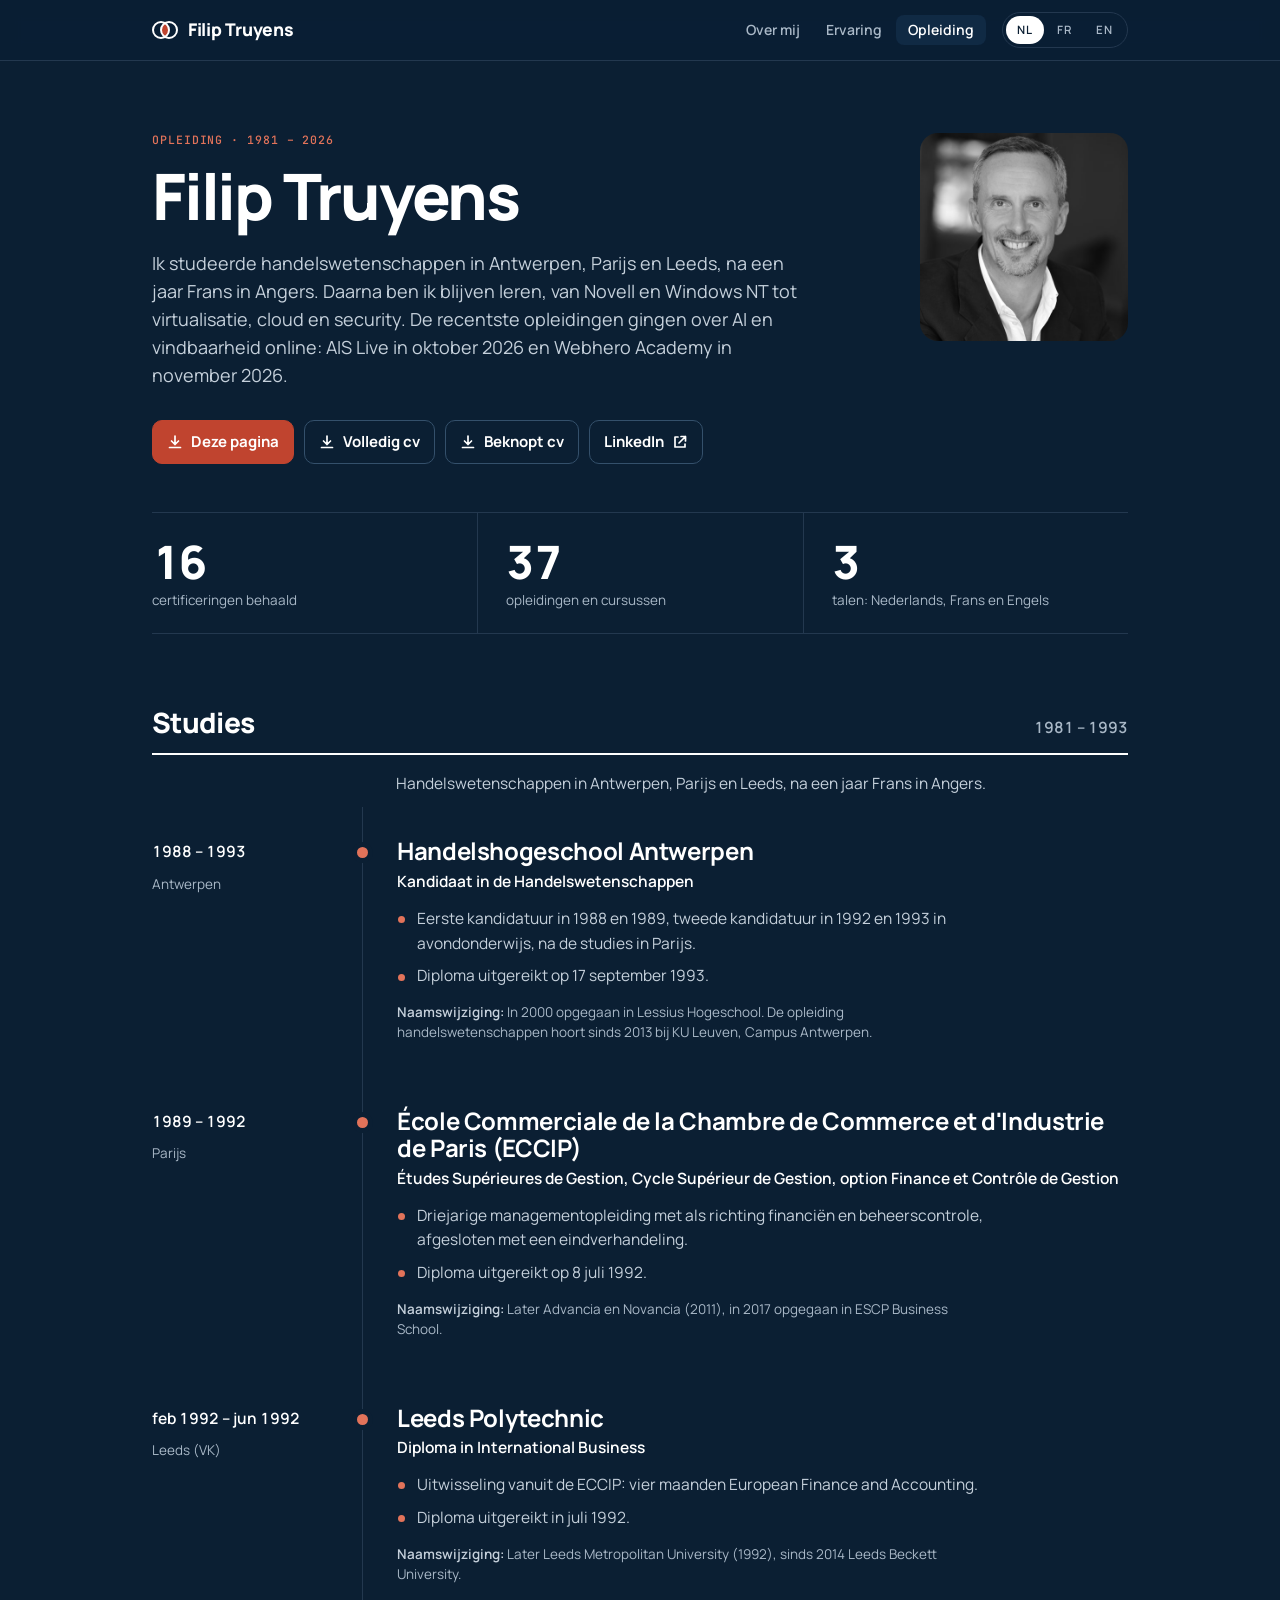
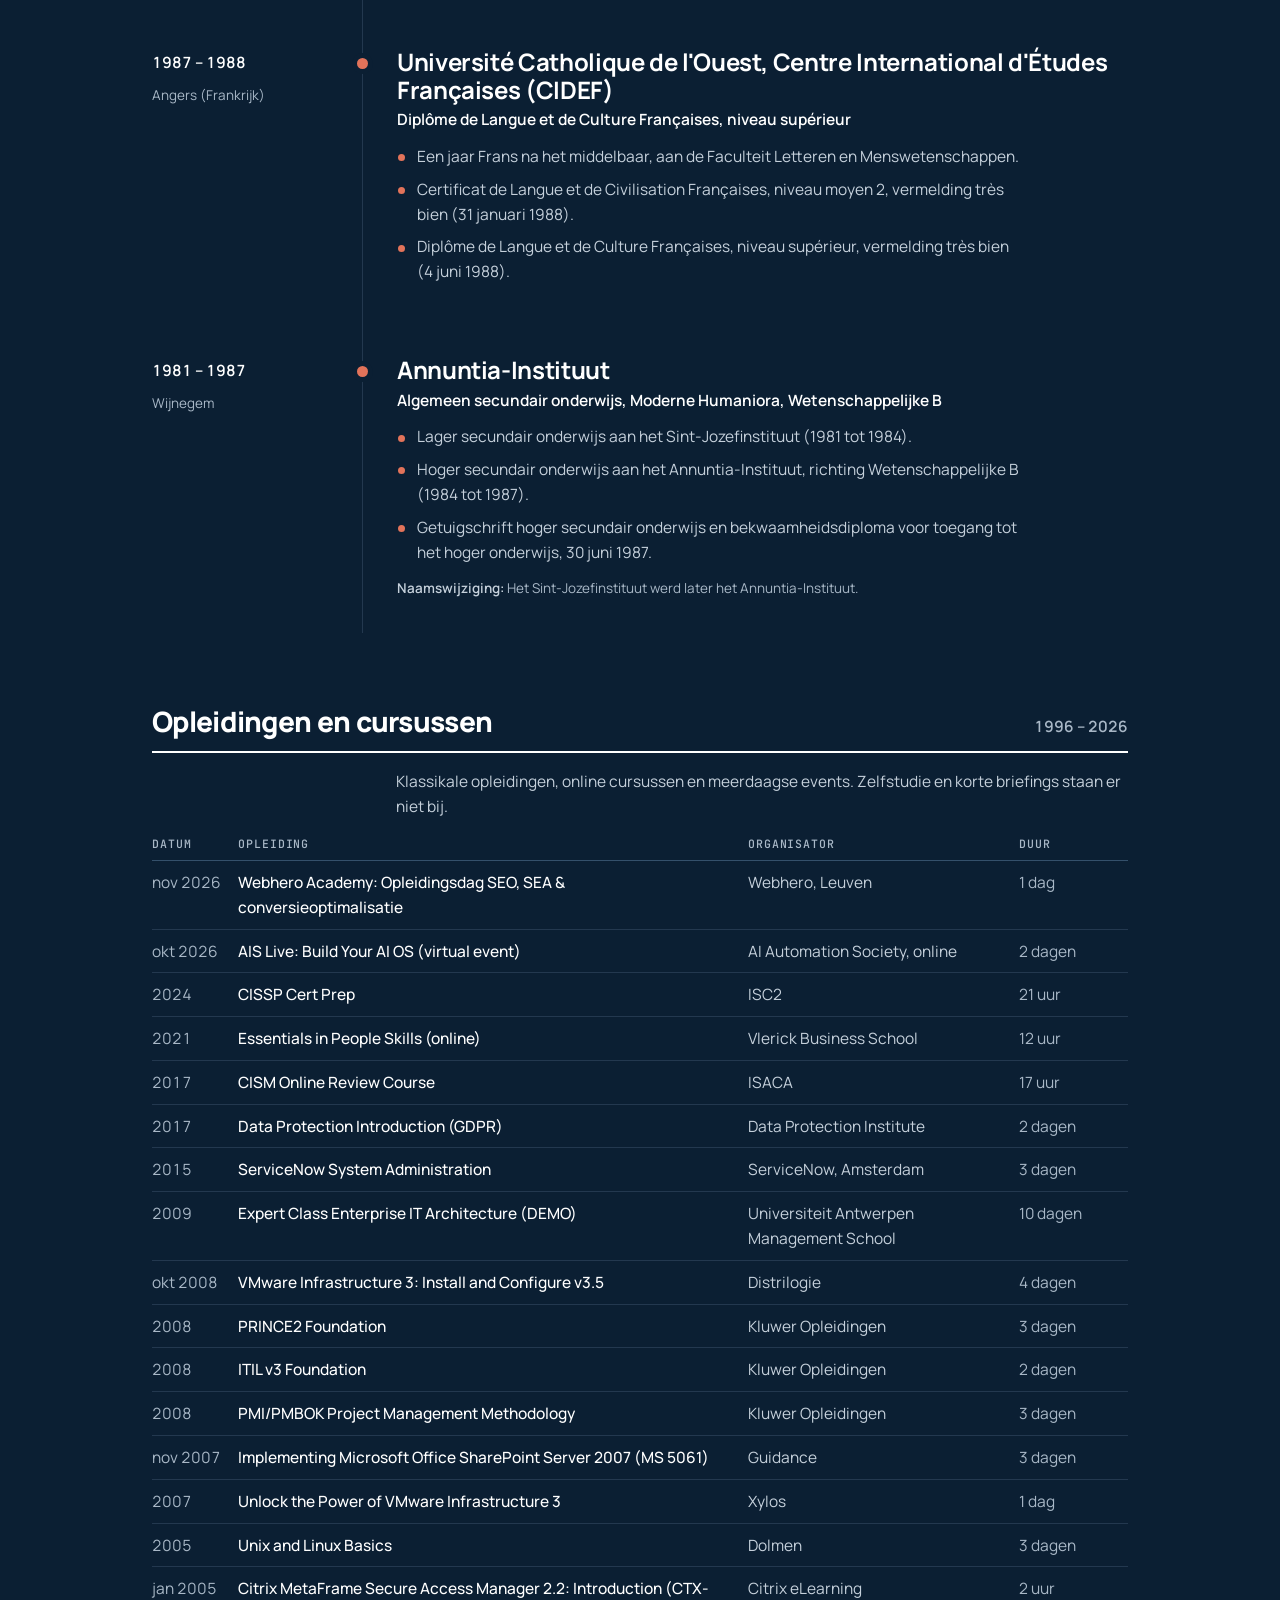
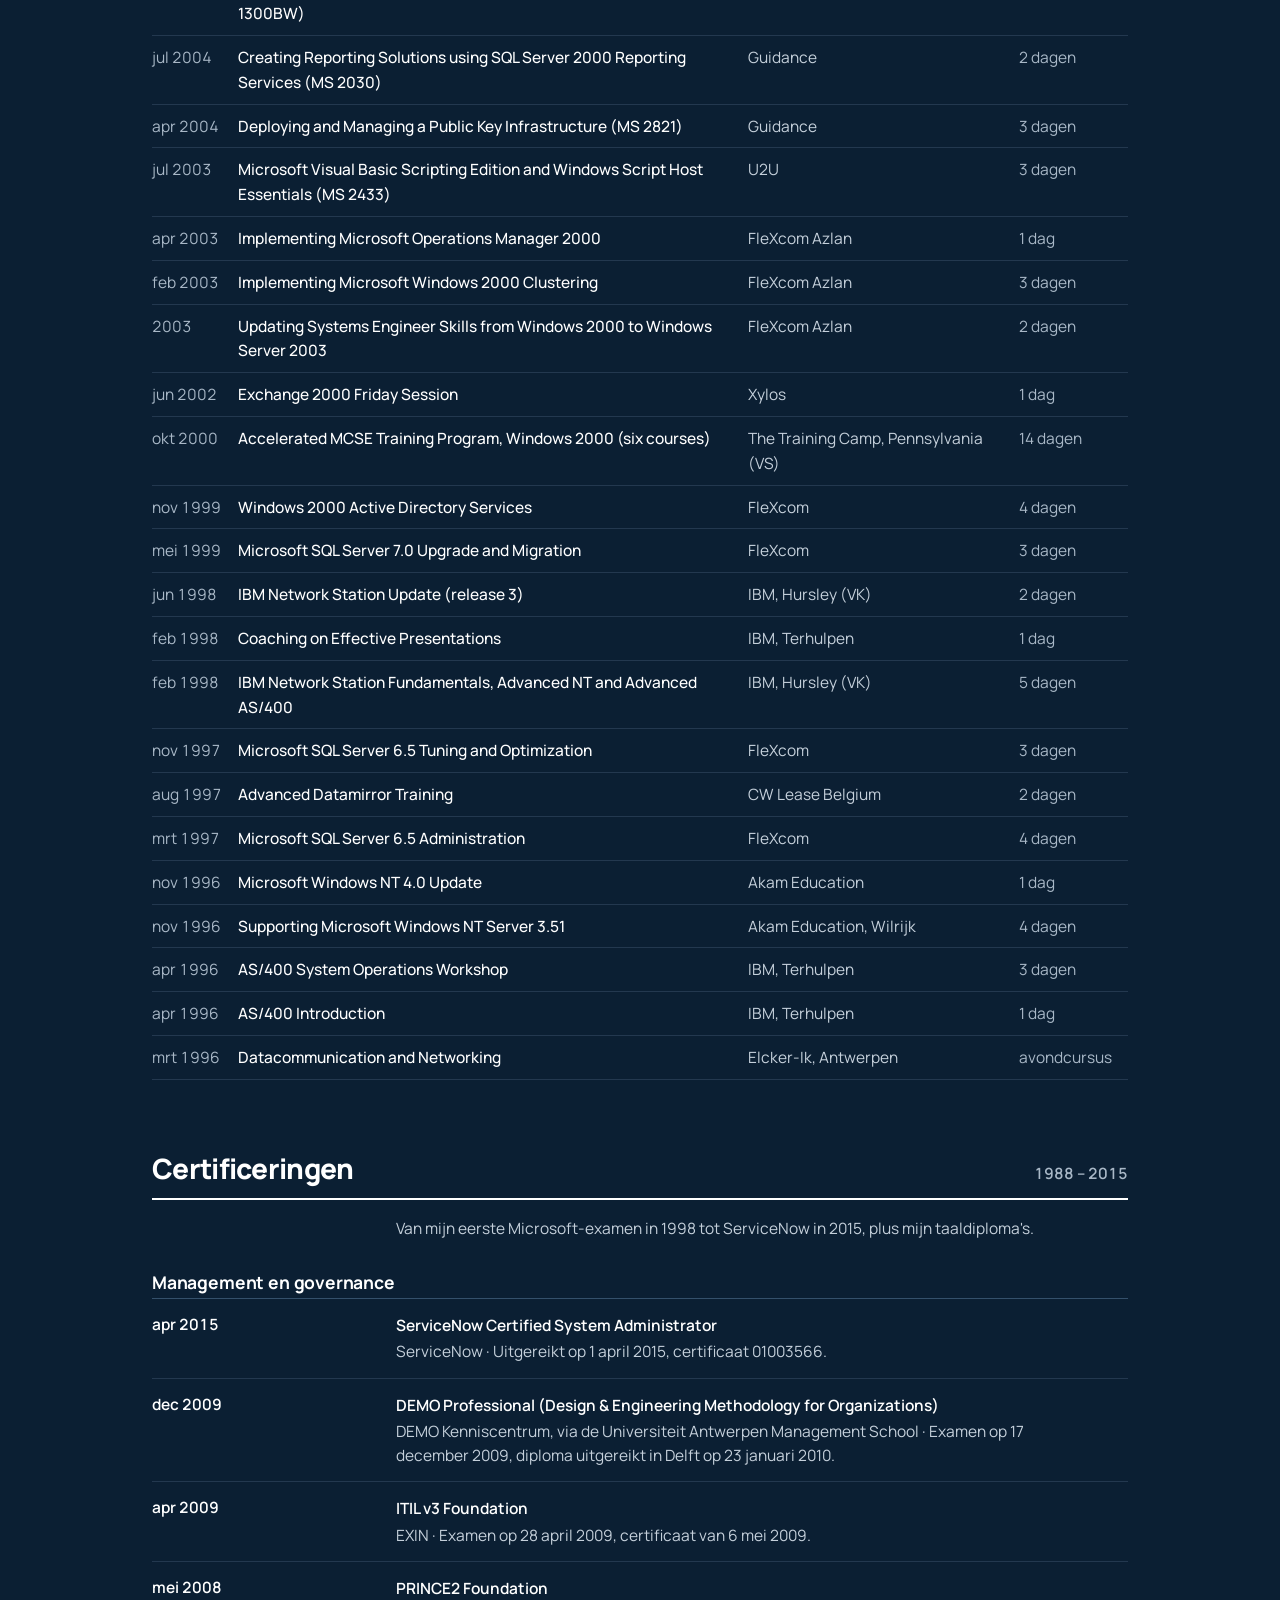
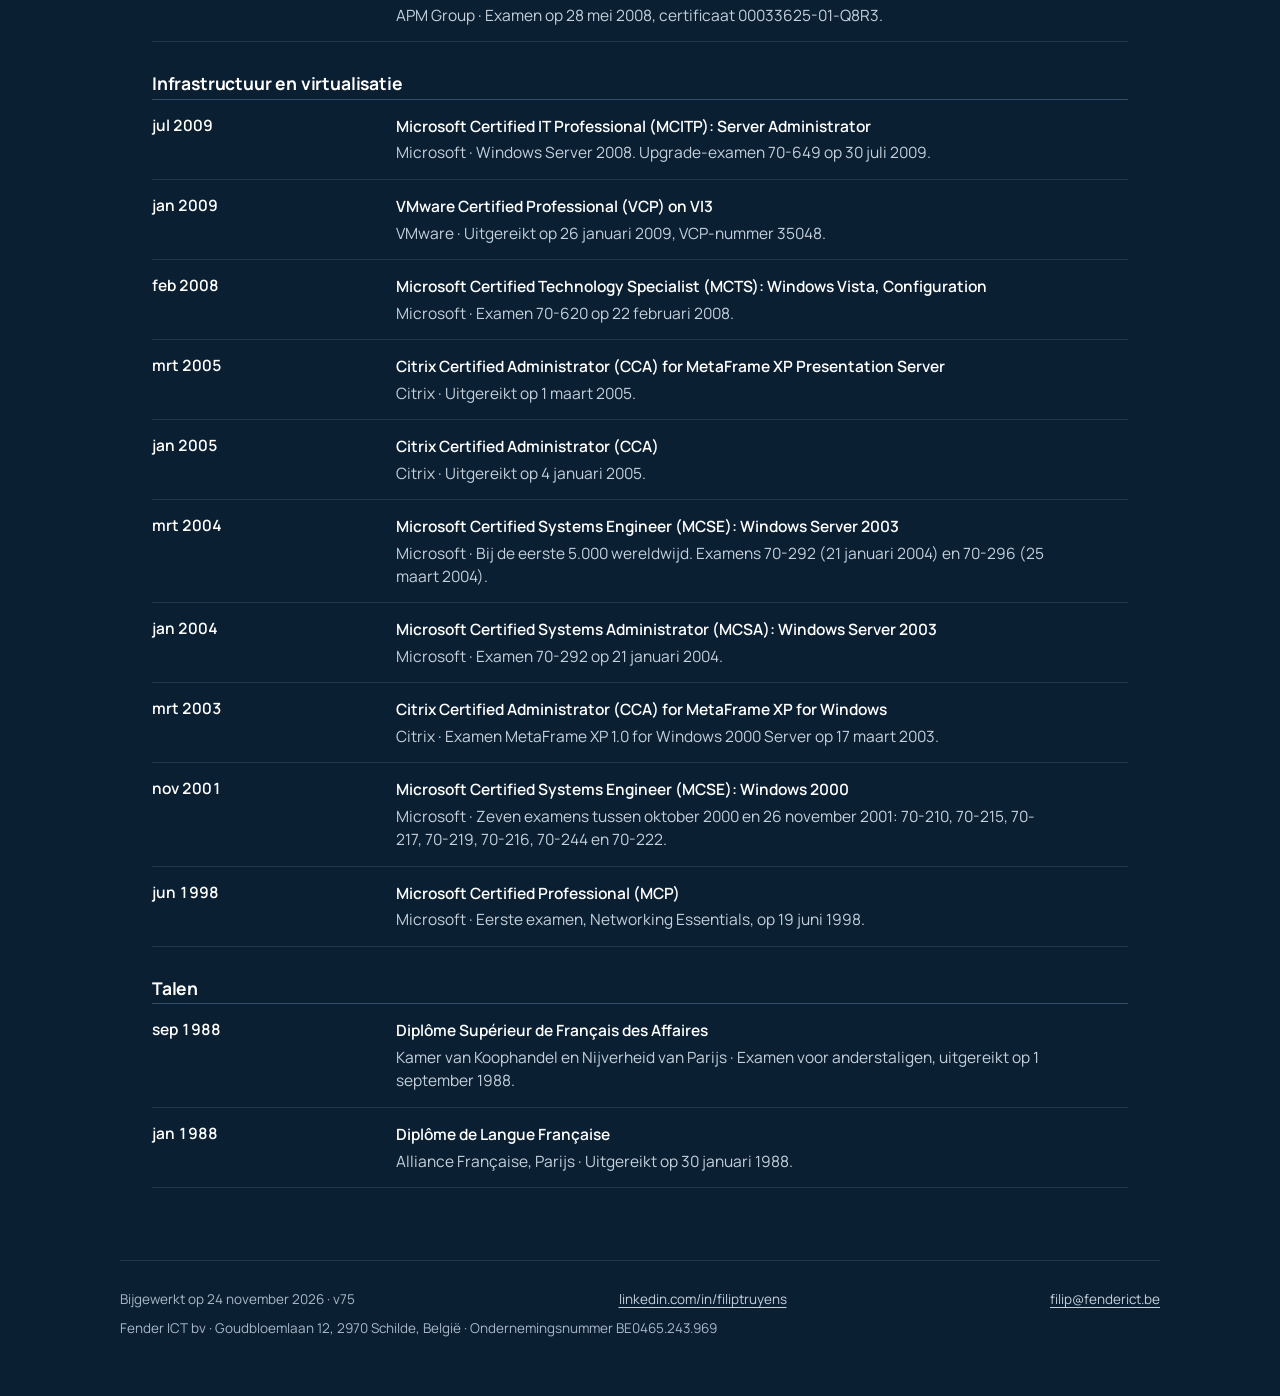
<file: nl/opleiding.html>
<!doctype html>
<html lang="nl">
<head>
<meta charset="utf-8">
<meta name="viewport" content="width=device-width, initial-scale=1">
<title>Filip Truyens · Opleiding</title>
<meta name="description" content="Studies, certificeringen en opleidingen van Filip Truyens, met de data van de diploma&#x27;s en certificaten.">
<meta name="author" content="Filip Truyens">
<meta property="og:type" content="profile">
<meta property="og:title" content="Filip Truyens · Opleiding">
<meta property="og:description" content="Studies, certificeringen en opleidingen van Filip Truyens, met de data van de diploma&#x27;s en certificaten.">
<link rel="canonical" href="https://filiptruyens.be/nl/opleiding.html">
<link rel="alternate" hreflang="nl" href="https://filiptruyens.be/nl/opleiding.html">
<link rel="alternate" hreflang="fr" href="https://filiptruyens.be/fr/formation.html">
<link rel="alternate" hreflang="en" href="https://filiptruyens.be/en/education.html">
<link rel="alternate" hreflang="x-default" href="https://filiptruyens.be/">
<meta property="og:url" content="https://filiptruyens.be/nl/opleiding.html">
<meta property="og:locale" content="nl_BE">
<meta property="og:image" content="https://filiptruyens.be/assets/og-site.png?v75">
<meta property="og:image:width" content="1200">
<meta property="og:image:height" content="627">
<meta property="og:image:alt" content="Filip Truyens · AI Advisor &amp; Forward Deployed Engineer · Senior IT Transformation Leader">
<meta name="theme-color" content="#0B1F33">
<link rel="icon" href="../assets/favicon.svg" type="image/svg+xml">
<link rel="preload" href="../assets/fonts/Manrope-Variable-latin.woff2" as="font" type="font/woff2" crossorigin>
<link rel="preload" href="../assets/fonts/JetBrainsMono-Variable-latin.woff2" as="font" type="font/woff2" crossorigin>
<link rel="stylesheet" href="../assets/site.css">
<style>@media print { @page {
  @bottom-left { content: "Filip Truyens · Opleiding · Bijgewerkt op 24 november 2026 · v75 · filiptruyens.be · linkedin.com/in/filiptruyens"; font: 500 7.5pt "Manrope", sans-serif; color: #5B6B7C; }
  @top-right { content: "Fender ICT bv · Goudbloemlaan 12, 2970 Schilde · BE0465.243.969 · filip@fenderict.be"; font: 500 7.5pt "Manrope", sans-serif; color: #8494A5; }
} }</style>
</head>
<body>
<header class="topbar">
  <div class="wrap">
    <a class="brand" href="#top"><svg viewBox="1.25 8.25 45.5 31.5" aria-hidden="true"><path d="M24 11.88 A14 14 0 0 1 24 36.12 A14 14 0 0 1 24 11.88 Z" fill="#C0442F"/><circle cx="17" cy="24" r="14" fill="none" stroke="currentColor" stroke-width="3.5"/><circle cx="31" cy="24" r="14" fill="none" stroke="currentColor" stroke-width="3.5"/></svg><span>Filip Truyens</span></a>
    <nav class="site-nav" aria-label="Pagina's">
      <a href="../nl/over-mij.html">Over mij</a>
      <a href="../nl/ervaring.html">Ervaring</a>
      <a href="../nl/opleiding.html" aria-current="page">Opleiding</a>
    </nav>
    <nav class="lang" aria-label="Taal">
      <a href="../nl/opleiding.html" hreflang="nl" lang="nl" aria-current="page">NL</a>
      <a href="../fr/formation.html" hreflang="fr" lang="fr">FR</a>
      <a href="../en/education.html" hreflang="en" lang="en">EN</a>
    </nav>
  </div>
</header>

<main id="top" class="wrap">
<section class="hero">
  <div>
    <p class="eyebrow">Opleiding · 1981 – 2026</p>
    <h1>Filip Truyens</h1>
    <p class="lead">Ik studeerde handelswetenschappen in Antwerpen, Parijs en Leeds, na een jaar Frans in Angers. Daarna ben ik blijven leren, van Novell en Windows NT tot virtualisatie, cloud en security. De recentste opleidingen gingen over AI en vindbaarheid online: AIS Live in oktober 2026 en Webhero Academy in november 2026.</p>
    <div class="actions">
      <a class="btn" href="../pdf/Filip-Truyens-Opleiding-NL.pdf" download><svg viewBox="0 0 16 16" fill="none" stroke="currentColor" stroke-width="1.7" stroke-linecap="round" stroke-linejoin="round" aria-hidden="true"><path d="M8 2v8.5M4.5 7 8 10.5 11.5 7M2.5 13.5h11"/></svg>Deze pagina</a>
      <a class="btn ghost" href="../pdf/Filip-Truyens-CV-NL.pdf" download><svg viewBox="0 0 16 16" fill="none" stroke="currentColor" stroke-width="1.7" stroke-linecap="round" stroke-linejoin="round" aria-hidden="true"><path d="M8 2v8.5M4.5 7 8 10.5 11.5 7M2.5 13.5h11"/></svg>Volledig cv</a>
      <a class="btn ghost" href="../pdf/Filip-Truyens-CV-beknopt-NL.pdf" download><svg viewBox="0 0 16 16" fill="none" stroke="currentColor" stroke-width="1.7" stroke-linecap="round" stroke-linejoin="round" aria-hidden="true"><path d="M8 2v8.5M4.5 7 8 10.5 11.5 7M2.5 13.5h11"/></svg>Beknopt cv</a>
      <a class="btn ghost" href="https://www.linkedin.com/in/filiptruyens" rel="me noopener" target="_blank">LinkedIn<svg viewBox="0 0 16 16" fill="none" stroke="currentColor" stroke-width="1.7" stroke-linecap="round" stroke-linejoin="round" aria-hidden="true"><path d="M6 3H3v10h10v-3M9 2.5h4.5V7M13.5 2.5 7 9"/></svg></a>
    </div>
  </div>
  <img class="portrait" src="../assets/filip-truyens.jpg" alt="Portret van Filip Truyens" width="480" height="480">
</section>

<section class="stats" aria-label="Kerncijfers">
  <div class="stat"><b>16</b><span>certificeringen behaald</span></div>
  <div class="stat"><b>37</b><span>opleidingen en cursussen</span></div>
  <div class="stat"><b>3</b><span>talen: Nederlands, Frans en Engels</span></div>
</section>

<section class="era" id="studies" aria-labelledby="h-studies">
  <div class="era-head">
    <h2 id="h-studies">Studies</h2>
    <span class="years">1981 – 1993</span>
  </div>
  <p class="era-intro">Handelswetenschappen in Antwerpen, Parijs en Leeds, na een jaar Frans in Angers.</p>
  <article class="job" id="handelshogeschool">
    <div class="meta">
      <span class="dates"><time datetime="1988">1988 – 1993</time></span>
      <span class="place">Antwerpen</span>
    </div>
    <div class="body">
      <h3>Handelshogeschool Antwerpen</h3>
      <p class="role">Kandidaat in de Handelswetenschappen</p>
      <ul class="wins">
        <li>Eerste kandidatuur in 1988 en 1989, tweede kandidatuur in 1992 en 1993 in avondonderwijs, na de studies in Parijs.</li>
        <li>Diploma uitgereikt op 17 september 1993.</li>
      </ul>
      <p class="tech"><b>Naamswijziging:</b> In 2000 opgegaan in Lessius Hogeschool. De opleiding handelswetenschappen hoort sinds 2013 bij KU Leuven, Campus Antwerpen.</p>
    </div>
  </article>
  <article class="job" id="eccip">
    <div class="meta">
      <span class="dates"><time datetime="1989">1989 – 1992</time></span>
      <span class="place">Parijs</span>
    </div>
    <div class="body">
      <h3>École Commerciale de la Chambre de Commerce et d'Industrie de Paris (ECCIP)</h3>
      <p class="role">Études Supérieures de Gestion, Cycle Supérieur de Gestion, option Finance et Contrôle de Gestion</p>
      <ul class="wins">
        <li>Driejarige managementopleiding met als richting financiën en beheerscontrole, afgesloten met een eindverhandeling.</li>
        <li>Diploma uitgereikt op 8 juli 1992.</li>
      </ul>
      <p class="tech"><b>Naamswijziging:</b> Later Advancia en Novancia (2011), in 2017 opgegaan in ESCP Business School.</p>
    </div>
  </article>
  <article class="job" id="leeds">
    <div class="meta">
      <span class="dates"><time datetime="1992-02">feb 1992 – jun 1992</time></span>
      <span class="place">Leeds (VK)</span>
    </div>
    <div class="body">
      <h3>Leeds Polytechnic</h3>
      <p class="role">Diploma in International Business</p>
      <ul class="wins">
        <li>Uitwisseling vanuit de ECCIP: vier maanden European Finance and Accounting.</li>
        <li>Diploma uitgereikt in juli 1992.</li>
      </ul>
      <p class="tech"><b>Naamswijziging:</b> Later Leeds Metropolitan University (1992), sinds 2014 Leeds Beckett University.</p>
    </div>
  </article>
  <article class="job" id="cidef">
    <div class="meta">
      <span class="dates"><time datetime="1987">1987 – 1988</time></span>
      <span class="place">Angers (Frankrijk)</span>
    </div>
    <div class="body">
      <h3>Université Catholique de l'Ouest, Centre International d'Études Françaises (CIDEF)</h3>
      <p class="role">Diplôme de Langue et de Culture Françaises, niveau supérieur</p>
      <ul class="wins">
        <li>Een jaar Frans na het middelbaar, aan de Faculteit Letteren en Menswetenschappen.</li>
        <li>Certificat de Langue et de Civilisation Françaises, niveau moyen 2, vermelding très bien (31 januari 1988).</li>
        <li>Diplôme de Langue et de Culture Françaises, niveau supérieur, vermelding très bien (4 juni 1988).</li>
      </ul>

    </div>
  </article>
  <article class="job" id="secundair">
    <div class="meta">
      <span class="dates"><time datetime="1981">1981 – 1987</time></span>
      <span class="place">Wijnegem</span>
    </div>
    <div class="body">
      <h3>Annuntia-Instituut</h3>
      <p class="role">Algemeen secundair onderwijs, Moderne Humaniora, Wetenschappelijke B</p>
      <ul class="wins">
        <li>Lager secundair onderwijs aan het Sint-Jozefinstituut (1981 tot 1984).</li>
        <li>Hoger secundair onderwijs aan het Annuntia-Instituut, richting Wetenschappelijke B (1984 tot 1987).</li>
        <li>Getuigschrift hoger secundair onderwijs en bekwaamheidsdiploma voor toegang tot het hoger onderwijs, 30 juni 1987.</li>
      </ul>
      <p class="tech"><b>Naamswijziging:</b> Het Sint-Jozefinstituut werd later het Annuntia-Instituut.</p>
    </div>
  </article>
</section>

<section class="era" id="opleidingen" aria-labelledby="h-opleidingen">
  <div class="era-head">
    <h2 id="h-opleidingen">Opleidingen en cursussen</h2>
    <span class="years">1996 – 2026</span>
  </div>
  <p class="era-intro">Klassikale opleidingen, online cursussen en meerdaagse events. Zelfstudie en korte briefings staan er niet bij.</p>
  <table class="list">
    <thead><tr><th scope="col">Datum</th><th scope="col">Opleiding</th><th scope="col" class="by">Organisator</th><th scope="col" class="dur">Duur</th></tr></thead>
    <tbody>
      <tr><td class="when">nov 2026</td><td class="cname">Webhero Academy: Opleidingsdag SEO, SEA &amp; conversieoptimalisatie</td><td class="by">Webhero, Leuven</td><td class="dur">1 dag</td></tr>
      <tr><td class="when">okt 2026</td><td class="cname">AIS Live: Build Your AI OS (virtual event)</td><td class="by">AI Automation Society, online</td><td class="dur">2 dagen</td></tr>
      <tr><td class="when">2024</td><td class="cname">CISSP Cert Prep</td><td class="by">ISC2</td><td class="dur">21 uur</td></tr>
      <tr><td class="when">2021</td><td class="cname">Essentials in People Skills (online)</td><td class="by">Vlerick Business School</td><td class="dur">12 uur</td></tr>
      <tr><td class="when">2017</td><td class="cname">CISM Online Review Course</td><td class="by">ISACA</td><td class="dur">17 uur</td></tr>
      <tr><td class="when">2017</td><td class="cname">Data Protection Introduction (GDPR)</td><td class="by">Data Protection Institute</td><td class="dur">2 dagen</td></tr>
      <tr><td class="when">2015</td><td class="cname">ServiceNow System Administration</td><td class="by">ServiceNow, Amsterdam</td><td class="dur">3 dagen</td></tr>
      <tr><td class="when">2009</td><td class="cname">Expert Class Enterprise IT Architecture (DEMO)</td><td class="by">Universiteit Antwerpen Management School</td><td class="dur">10 dagen</td></tr>
      <tr><td class="when">okt 2008</td><td class="cname">VMware Infrastructure 3: Install and Configure v3.5</td><td class="by">Distrilogie</td><td class="dur">4 dagen</td></tr>
      <tr><td class="when">2008</td><td class="cname">PRINCE2 Foundation</td><td class="by">Kluwer Opleidingen</td><td class="dur">3 dagen</td></tr>
      <tr><td class="when">2008</td><td class="cname">ITIL v3 Foundation</td><td class="by">Kluwer Opleidingen</td><td class="dur">2 dagen</td></tr>
      <tr><td class="when">2008</td><td class="cname">PMI/PMBOK Project Management Methodology</td><td class="by">Kluwer Opleidingen</td><td class="dur">3 dagen</td></tr>
      <tr><td class="when">nov 2007</td><td class="cname">Implementing Microsoft Office SharePoint Server 2007 (MS 5061)</td><td class="by">Guidance</td><td class="dur">3 dagen</td></tr>
      <tr><td class="when">2007</td><td class="cname">Unlock the Power of VMware Infrastructure 3</td><td class="by">Xylos</td><td class="dur">1 dag</td></tr>
      <tr><td class="when">2005</td><td class="cname">Unix and Linux Basics</td><td class="by">Dolmen</td><td class="dur">3 dagen</td></tr>
      <tr><td class="when">jan 2005</td><td class="cname">Citrix MetaFrame Secure Access Manager 2.2: Introduction (CTX-1300BW)</td><td class="by">Citrix eLearning</td><td class="dur">2 uur</td></tr>
      <tr><td class="when">jul 2004</td><td class="cname">Creating Reporting Solutions using SQL Server 2000 Reporting Services (MS 2030)</td><td class="by">Guidance</td><td class="dur">2 dagen</td></tr>
      <tr><td class="when">apr 2004</td><td class="cname">Deploying and Managing a Public Key Infrastructure (MS 2821)</td><td class="by">Guidance</td><td class="dur">3 dagen</td></tr>
      <tr><td class="when">jul 2003</td><td class="cname">Microsoft Visual Basic Scripting Edition and Windows Script Host Essentials (MS 2433)</td><td class="by">U2U</td><td class="dur">3 dagen</td></tr>
      <tr><td class="when">apr 2003</td><td class="cname">Implementing Microsoft Operations Manager 2000</td><td class="by">FleXcom Azlan</td><td class="dur">1 dag</td></tr>
      <tr><td class="when">feb 2003</td><td class="cname">Implementing Microsoft Windows 2000 Clustering</td><td class="by">FleXcom Azlan</td><td class="dur">3 dagen</td></tr>
      <tr><td class="when">2003</td><td class="cname">Updating Systems Engineer Skills from Windows 2000 to Windows Server 2003</td><td class="by">FleXcom Azlan</td><td class="dur">2 dagen</td></tr>
      <tr><td class="when">jun 2002</td><td class="cname">Exchange 2000 Friday Session</td><td class="by">Xylos</td><td class="dur">1 dag</td></tr>
      <tr><td class="when">okt 2000</td><td class="cname">Accelerated MCSE Training Program, Windows 2000 (six courses)</td><td class="by">The Training Camp, Pennsylvania (VS)</td><td class="dur">14 dagen</td></tr>
      <tr><td class="when">nov 1999</td><td class="cname">Windows 2000 Active Directory Services</td><td class="by">FleXcom</td><td class="dur">4 dagen</td></tr>
      <tr><td class="when">mei 1999</td><td class="cname">Microsoft SQL Server 7.0 Upgrade and Migration</td><td class="by">FleXcom</td><td class="dur">3 dagen</td></tr>
      <tr><td class="when">jun 1998</td><td class="cname">IBM Network Station Update (release 3)</td><td class="by">IBM, Hursley (VK)</td><td class="dur">2 dagen</td></tr>
      <tr><td class="when">feb 1998</td><td class="cname">Coaching on Effective Presentations</td><td class="by">IBM, Terhulpen</td><td class="dur">1 dag</td></tr>
      <tr><td class="when">feb 1998</td><td class="cname">IBM Network Station Fundamentals, Advanced NT and Advanced AS/400</td><td class="by">IBM, Hursley (VK)</td><td class="dur">5 dagen</td></tr>
      <tr><td class="when">nov 1997</td><td class="cname">Microsoft SQL Server 6.5 Tuning and Optimization</td><td class="by">FleXcom</td><td class="dur">3 dagen</td></tr>
      <tr><td class="when">aug 1997</td><td class="cname">Advanced Datamirror Training</td><td class="by">CW Lease Belgium</td><td class="dur">2 dagen</td></tr>
      <tr><td class="when">mrt 1997</td><td class="cname">Microsoft SQL Server 6.5 Administration</td><td class="by">FleXcom</td><td class="dur">4 dagen</td></tr>
      <tr><td class="when">nov 1996</td><td class="cname">Microsoft Windows NT 4.0 Update</td><td class="by">Akam Education</td><td class="dur">1 dag</td></tr>
      <tr><td class="when">nov 1996</td><td class="cname">Supporting Microsoft Windows NT Server 3.51</td><td class="by">Akam Education, Wilrijk</td><td class="dur">4 dagen</td></tr>
      <tr><td class="when">apr 1996</td><td class="cname">AS/400 System Operations Workshop</td><td class="by">IBM, Terhulpen</td><td class="dur">3 dagen</td></tr>
      <tr><td class="when">apr 1996</td><td class="cname">AS/400 Introduction</td><td class="by">IBM, Terhulpen</td><td class="dur">1 dag</td></tr>
      <tr><td class="when">mrt 1996</td><td class="cname">Datacommunication and Networking</td><td class="by">Elcker-Ik, Antwerpen</td><td class="dur">avondcursus</td></tr>
    </tbody>
  </table>
</section>

<section class="era" id="certificeringen" aria-labelledby="h-certificeringen">
  <div class="era-head">
    <h2 id="h-certificeringen">Certificeringen</h2>
    <span class="years">1988 – 2015</span>
  </div>
  <p class="era-intro">Van mijn eerste Microsoft-examen in 1998 tot ServiceNow in 2015, plus mijn taaldiploma's.</p>
  <h3 class="group-title">Management en governance</h3>
  <div class="certs">
    <div class="cert">
      <span class="cdate"><time datetime="2015-04">apr 2015</time></span>
      <div>
        <p class="cname">ServiceNow Certified System Administrator</p>
        <p class="cmeta">ServiceNow · Uitgereikt op 1 april 2015, certificaat 01003566.</p>
      </div>
    </div>
    <div class="cert">
      <span class="cdate"><time datetime="2009-12">dec 2009</time></span>
      <div>
        <p class="cname">DEMO Professional (Design &amp; Engineering Methodology for Organizations)</p>
        <p class="cmeta">DEMO Kenniscentrum, via de Universiteit Antwerpen Management School · Examen op 17 december 2009, diploma uitgereikt in Delft op 23 januari 2010.</p>
      </div>
    </div>
    <div class="cert">
      <span class="cdate"><time datetime="2009-04">apr 2009</time></span>
      <div>
        <p class="cname">ITIL v3 Foundation</p>
        <p class="cmeta">EXIN · Examen op 28 april 2009, certificaat van 6 mei 2009.</p>
      </div>
    </div>
    <div class="cert">
      <span class="cdate"><time datetime="2008-05">mei 2008</time></span>
      <div>
        <p class="cname">PRINCE2 Foundation</p>
        <p class="cmeta">APM Group · Examen op 28 mei 2008, certificaat 00033625-01-Q8R3.</p>
      </div>
    </div>
  </div>
  <h3 class="group-title">Infrastructuur en virtualisatie</h3>
  <div class="certs">
    <div class="cert">
      <span class="cdate"><time datetime="2009-07">jul 2009</time></span>
      <div>
        <p class="cname">Microsoft Certified IT Professional (MCITP): Server Administrator</p>
        <p class="cmeta">Microsoft · Windows Server 2008. Upgrade-examen 70-649 op 30 juli 2009.</p>
      </div>
    </div>
    <div class="cert">
      <span class="cdate"><time datetime="2009-01">jan 2009</time></span>
      <div>
        <p class="cname">VMware Certified Professional (VCP) on VI3</p>
        <p class="cmeta">VMware · Uitgereikt op 26 januari 2009, VCP-nummer 35048.</p>
      </div>
    </div>
    <div class="cert">
      <span class="cdate"><time datetime="2008-02">feb 2008</time></span>
      <div>
        <p class="cname">Microsoft Certified Technology Specialist (MCTS): Windows Vista, Configuration</p>
        <p class="cmeta">Microsoft · Examen 70-620 op 22 februari 2008.</p>
      </div>
    </div>
    <div class="cert">
      <span class="cdate"><time datetime="2005-03">mrt 2005</time></span>
      <div>
        <p class="cname">Citrix Certified Administrator (CCA) for MetaFrame XP Presentation Server</p>
        <p class="cmeta">Citrix · Uitgereikt op 1 maart 2005.</p>
      </div>
    </div>
    <div class="cert">
      <span class="cdate"><time datetime="2005-01">jan 2005</time></span>
      <div>
        <p class="cname">Citrix Certified Administrator (CCA)</p>
        <p class="cmeta">Citrix · Uitgereikt op 4 januari 2005.</p>
      </div>
    </div>
    <div class="cert">
      <span class="cdate"><time datetime="2004-03">mrt 2004</time></span>
      <div>
        <p class="cname">Microsoft Certified Systems Engineer (MCSE): Windows Server 2003</p>
        <p class="cmeta">Microsoft · Bij de eerste 5.000 wereldwijd. Examens 70-292 (21 januari 2004) en 70-296 (25 maart 2004).</p>
      </div>
    </div>
    <div class="cert">
      <span class="cdate"><time datetime="2004-01">jan 2004</time></span>
      <div>
        <p class="cname">Microsoft Certified Systems Administrator (MCSA): Windows Server 2003</p>
        <p class="cmeta">Microsoft · Examen 70-292 op 21 januari 2004.</p>
      </div>
    </div>
    <div class="cert">
      <span class="cdate"><time datetime="2003-03">mrt 2003</time></span>
      <div>
        <p class="cname">Citrix Certified Administrator (CCA) for MetaFrame XP for Windows</p>
        <p class="cmeta">Citrix · Examen MetaFrame XP 1.0 for Windows 2000 Server op 17 maart 2003.</p>
      </div>
    </div>
    <div class="cert">
      <span class="cdate"><time datetime="2001-11">nov 2001</time></span>
      <div>
        <p class="cname">Microsoft Certified Systems Engineer (MCSE): Windows 2000</p>
        <p class="cmeta">Microsoft · Zeven examens tussen oktober 2000 en 26 november 2001: 70-210, 70-215, 70-217, 70-219, 70-216, 70-244 en 70-222.</p>
      </div>
    </div>
    <div class="cert">
      <span class="cdate"><time datetime="1998-06">jun 1998</time></span>
      <div>
        <p class="cname">Microsoft Certified Professional (MCP)</p>
        <p class="cmeta">Microsoft · Eerste examen, Networking Essentials, op 19 juni 1998.</p>
      </div>
    </div>
  </div>
  <h3 class="group-title">Talen</h3>
  <div class="certs">
    <div class="cert">
      <span class="cdate"><time datetime="1988-09">sep 1988</time></span>
      <div>
        <p class="cname">Diplôme Supérieur de Français des Affaires</p>
        <p class="cmeta">Kamer van Koophandel en Nijverheid van Parijs · Examen voor anderstaligen, uitgereikt op 1 september 1988.</p>
      </div>
    </div>
    <div class="cert">
      <span class="cdate"><time datetime="1988-01">jan 1988</time></span>
      <div>
        <p class="cname">Diplôme de Langue Française</p>
        <p class="cmeta">Alliance Française, Parijs · Uitgereikt op 30 januari 1988.</p>
      </div>
    </div>
  </div>
</section>
</main>

<footer class="wrap foot">
  <span>Bijgewerkt op 24 november 2026 · v75</span>
  <a href="https://www.linkedin.com/in/filiptruyens" rel="me noopener" target="_blank">linkedin.com/in/filiptruyens</a>
  <a href="mailto:filip@fenderict.be">filip@fenderict.be</a>
  <span class="company">Fender ICT bv · Goudbloemlaan 12, 2970 Schilde, België · Ondernemingsnummer BE0465.243.969</span>
</footer>
</body>
</html>
</file>
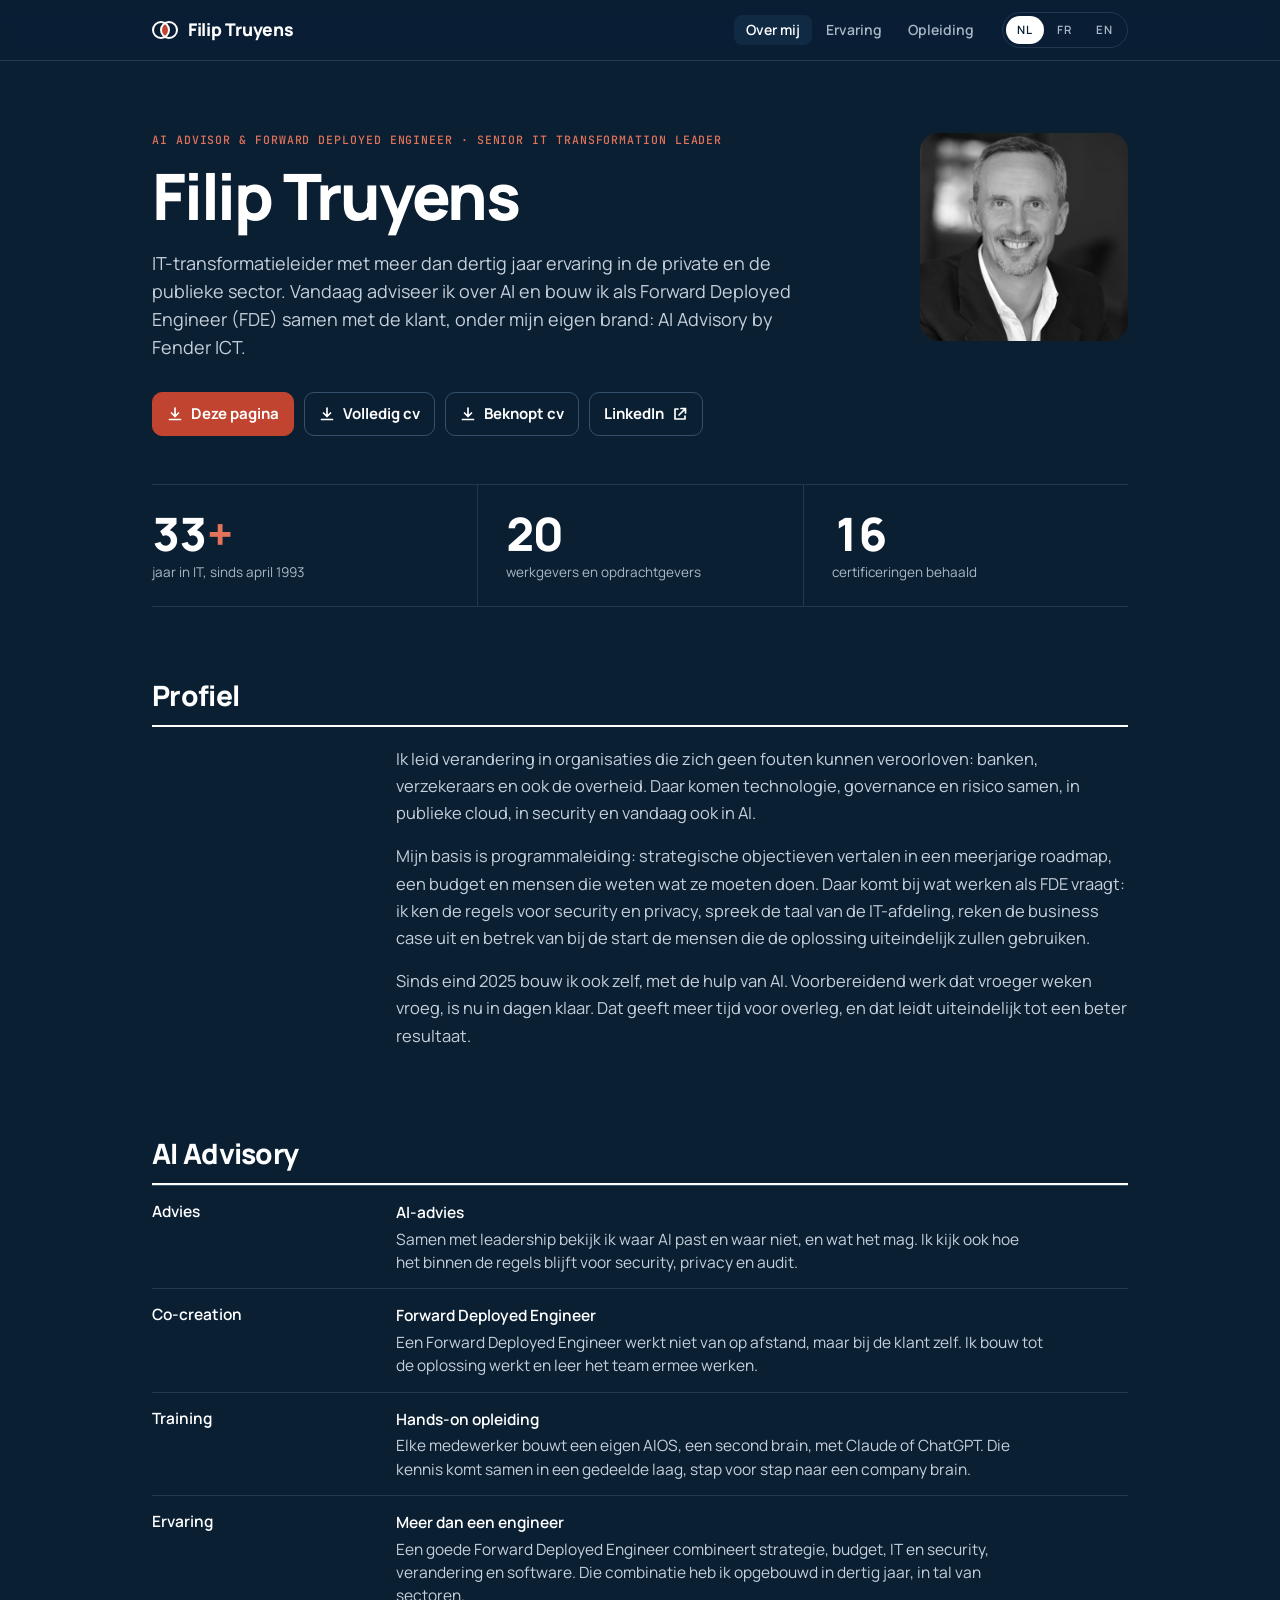
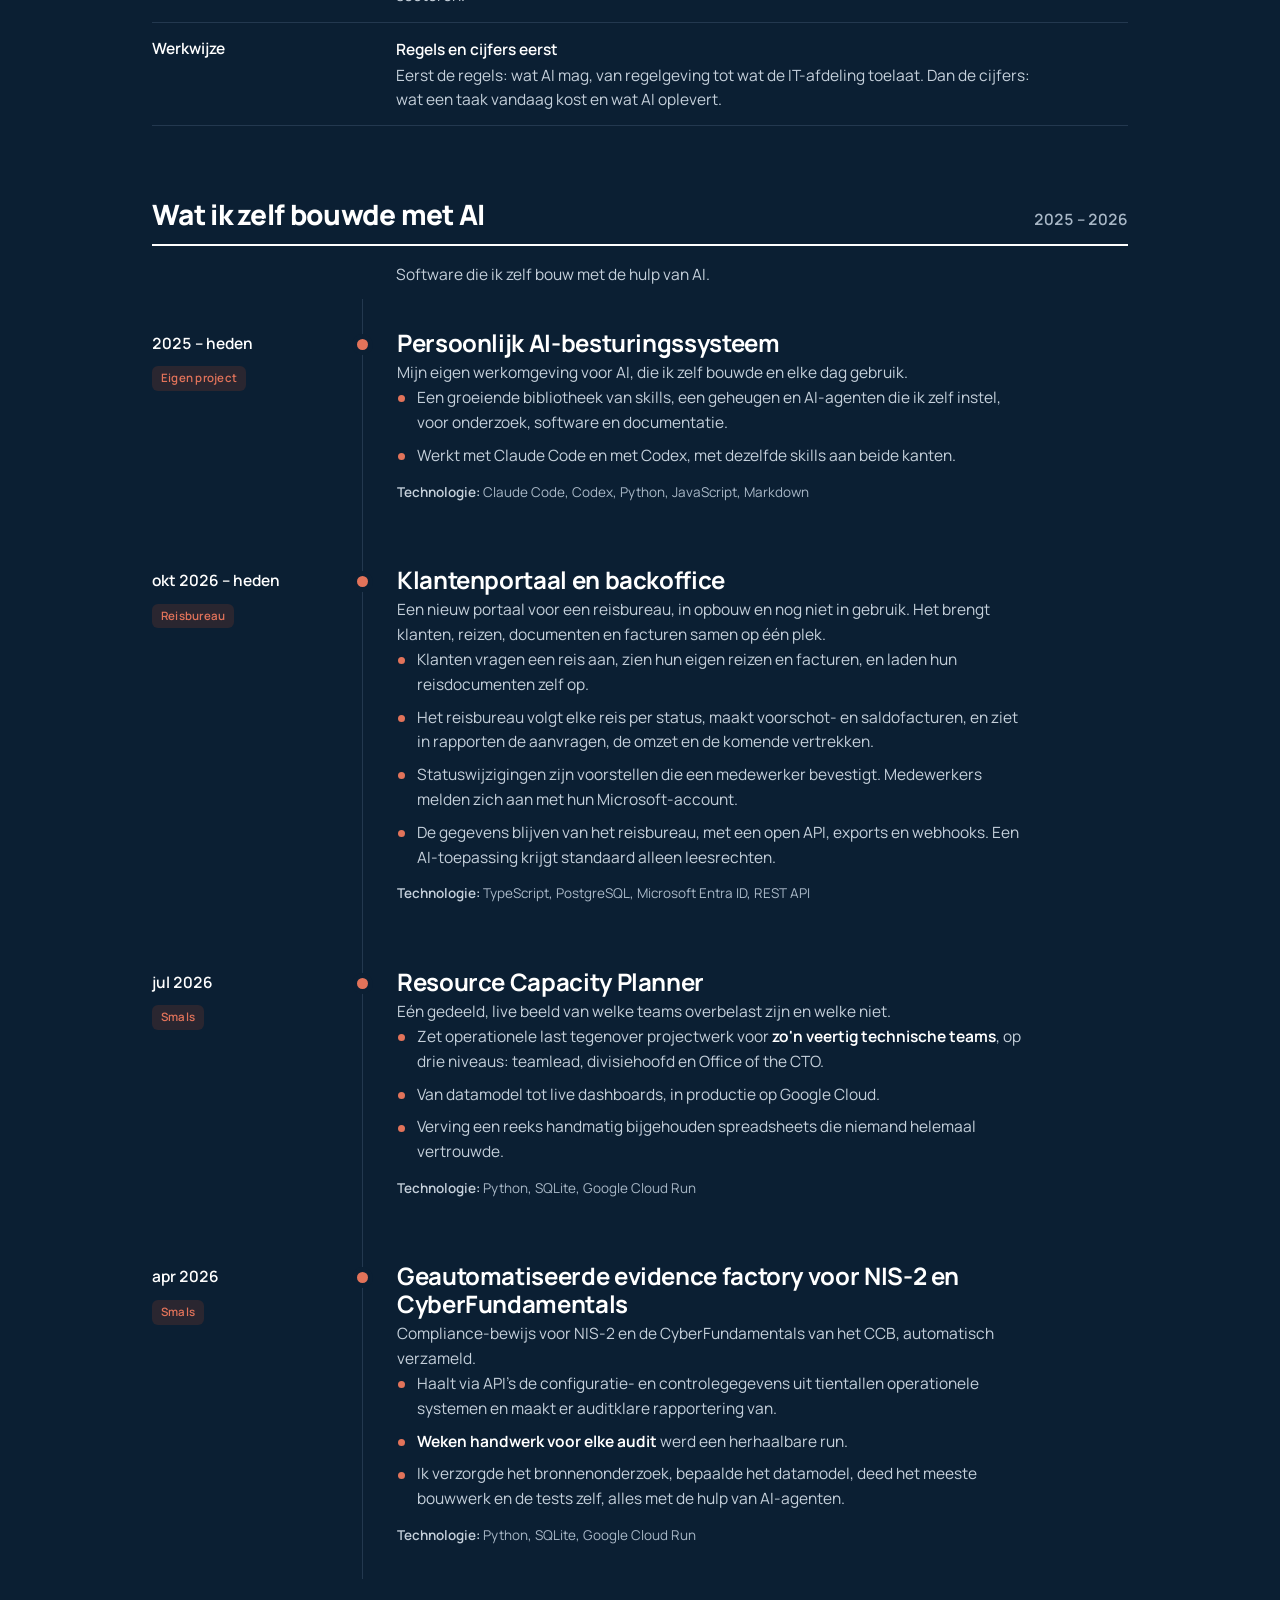
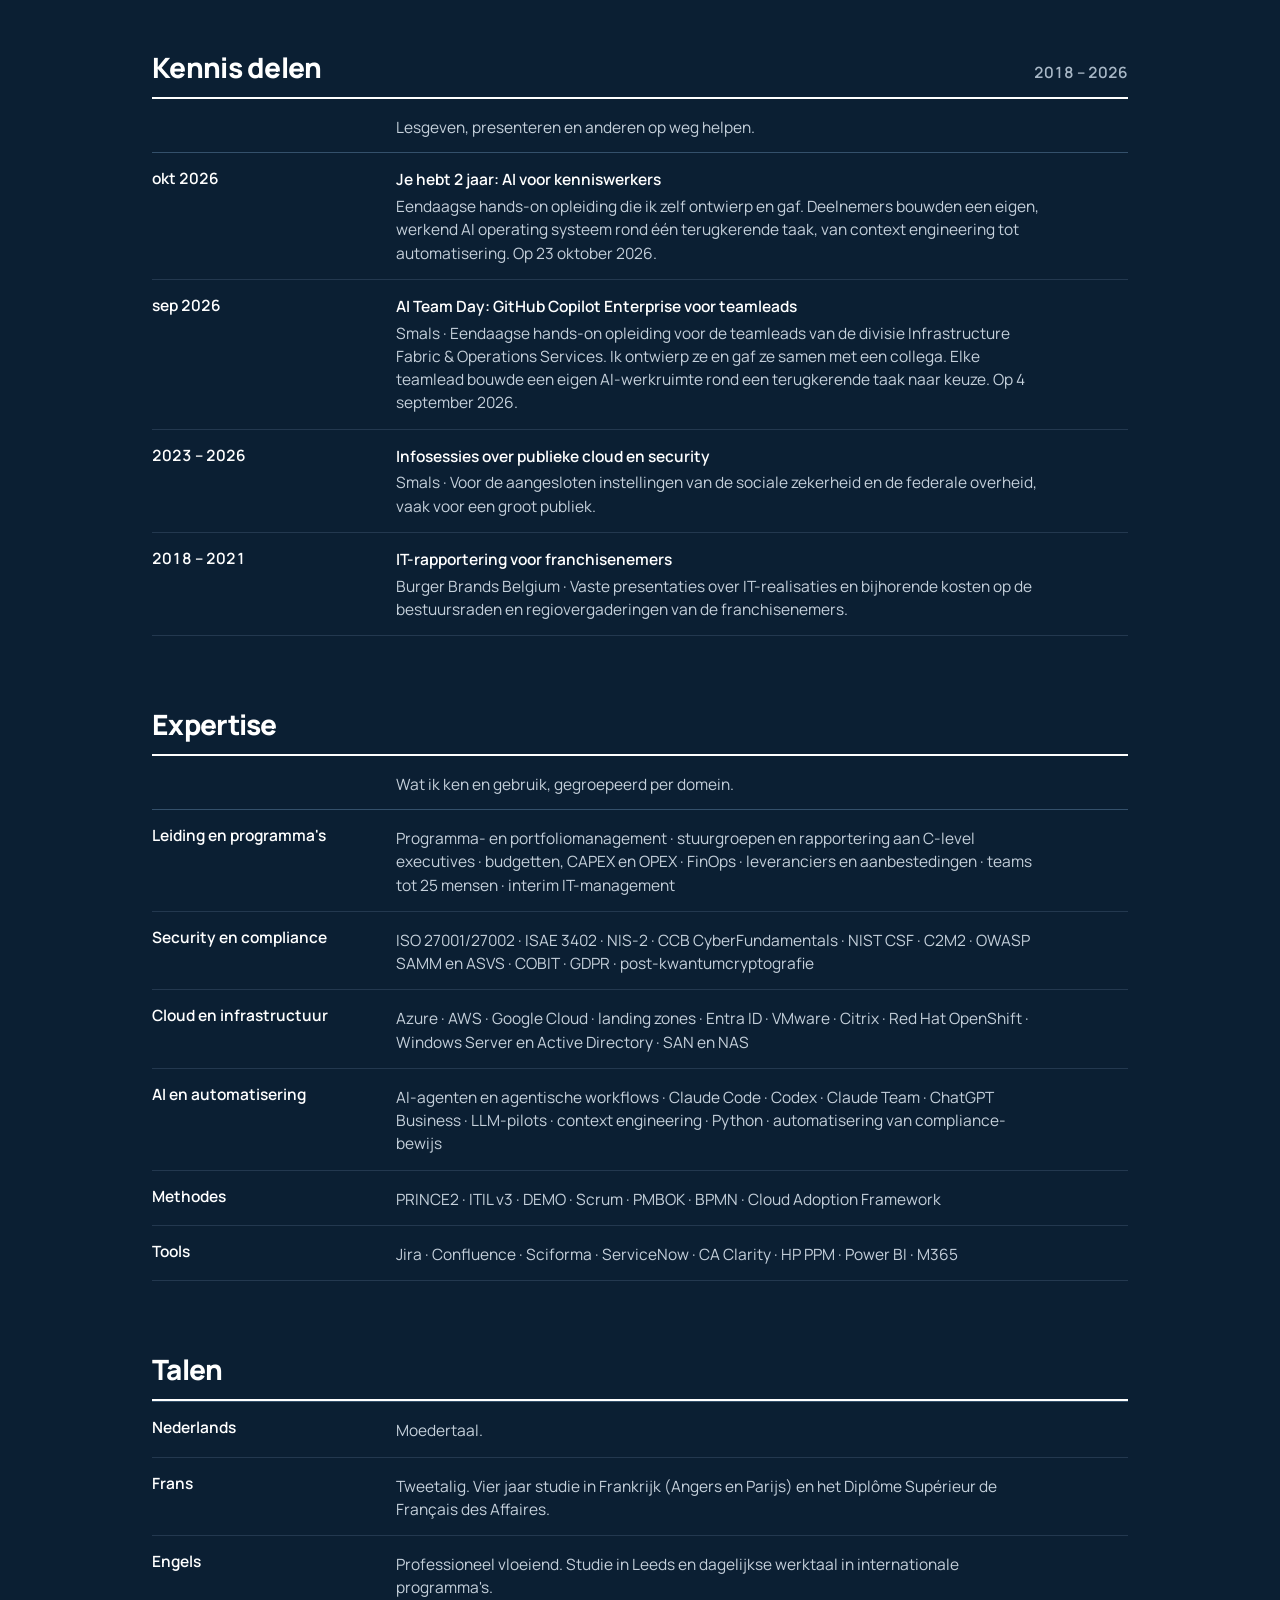
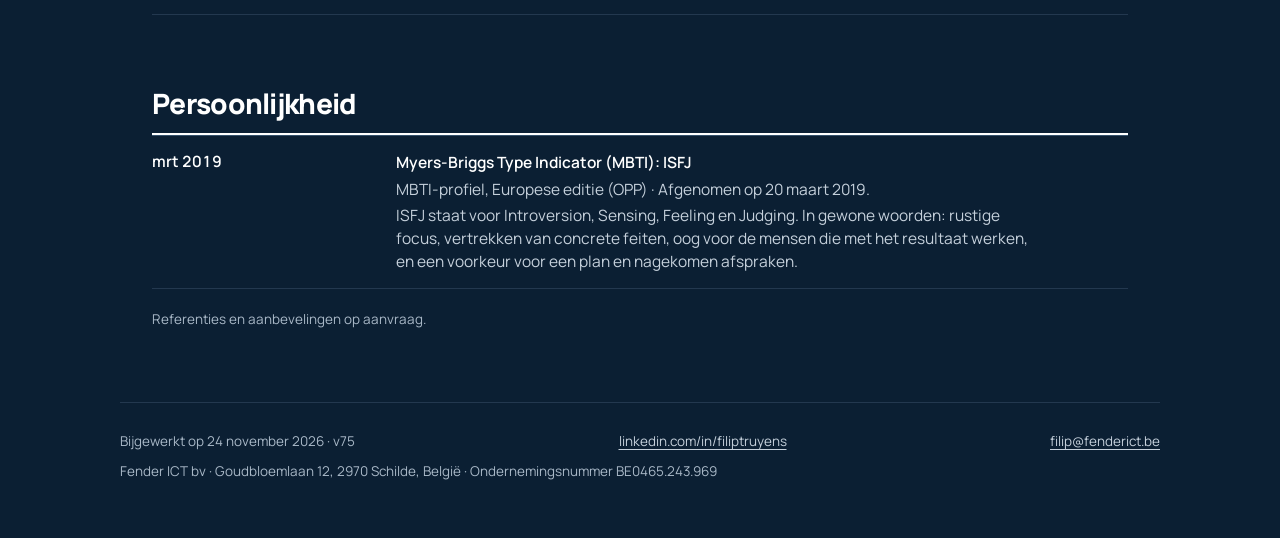
<file: nl/over-mij.html>
<!doctype html>
<html lang="nl">
<head>
<meta charset="utf-8">
<meta name="viewport" content="width=device-width, initial-scale=1">
<title>Filip Truyens · Over mij</title>
<meta name="description" content="Filip Truyens: IT-transformatieleider met meer dan dertig jaar ervaring in de private en de publieke sector, die vandaag zelf oplossingen bouwt met AI.">
<meta name="author" content="Filip Truyens">
<meta property="og:type" content="profile">
<meta property="og:title" content="Filip Truyens · Over mij">
<meta property="og:description" content="Filip Truyens: IT-transformatieleider met meer dan dertig jaar ervaring in de private en de publieke sector, die vandaag zelf oplossingen bouwt met AI.">
<link rel="canonical" href="https://filiptruyens.be/nl/over-mij.html">
<link rel="alternate" hreflang="nl" href="https://filiptruyens.be/nl/over-mij.html">
<link rel="alternate" hreflang="fr" href="https://filiptruyens.be/fr/a-propos.html">
<link rel="alternate" hreflang="en" href="https://filiptruyens.be/en/about.html">
<link rel="alternate" hreflang="x-default" href="https://filiptruyens.be/">
<meta property="og:url" content="https://filiptruyens.be/nl/over-mij.html">
<meta property="og:locale" content="nl_BE">
<meta property="og:image" content="https://filiptruyens.be/assets/og-site.png?v75">
<meta property="og:image:width" content="1200">
<meta property="og:image:height" content="627">
<meta property="og:image:alt" content="Filip Truyens · AI Advisor &amp; Forward Deployed Engineer · Senior IT Transformation Leader">
<meta name="theme-color" content="#0B1F33">
<link rel="icon" href="../assets/favicon.svg" type="image/svg+xml">
<link rel="preload" href="../assets/fonts/Manrope-Variable-latin.woff2" as="font" type="font/woff2" crossorigin>
<link rel="preload" href="../assets/fonts/JetBrainsMono-Variable-latin.woff2" as="font" type="font/woff2" crossorigin>
<link rel="stylesheet" href="../assets/site.css">
<style>@media print { @page {
  @bottom-left { content: "Filip Truyens · Over mij · Bijgewerkt op 24 november 2026 · v75 · filiptruyens.be · linkedin.com/in/filiptruyens"; font: 500 7.5pt "Manrope", sans-serif; color: #5B6B7C; }
  @top-right { content: "Fender ICT bv · Goudbloemlaan 12, 2970 Schilde · BE0465.243.969 · filip@fenderict.be"; font: 500 7.5pt "Manrope", sans-serif; color: #8494A5; }
} }</style>
</head>
<body>
<header class="topbar">
  <div class="wrap">
    <a class="brand" href="#top"><svg viewBox="1.25 8.25 45.5 31.5" aria-hidden="true"><path d="M24 11.88 A14 14 0 0 1 24 36.12 A14 14 0 0 1 24 11.88 Z" fill="#C0442F"/><circle cx="17" cy="24" r="14" fill="none" stroke="currentColor" stroke-width="3.5"/><circle cx="31" cy="24" r="14" fill="none" stroke="currentColor" stroke-width="3.5"/></svg><span>Filip Truyens</span></a>
    <nav class="site-nav" aria-label="Pagina's">
      <a href="../nl/over-mij.html" aria-current="page">Over mij</a>
      <a href="../nl/ervaring.html">Ervaring</a>
      <a href="../nl/opleiding.html">Opleiding</a>
    </nav>
    <nav class="lang" aria-label="Taal">
      <a href="../nl/over-mij.html" hreflang="nl" lang="nl" aria-current="page">NL</a>
      <a href="../fr/a-propos.html" hreflang="fr" lang="fr">FR</a>
      <a href="../en/about.html" hreflang="en" lang="en">EN</a>
    </nav>
  </div>
</header>

<main id="top" class="wrap">
<section class="hero">
  <div>
    <p class="eyebrow">AI Advisor & Forward Deployed Engineer · Senior IT Transformation Leader</p>
    <h1>Filip Truyens</h1>
    <p class="lead">IT-transformatieleider met meer dan dertig jaar ervaring in de private en de publieke sector. Vandaag adviseer ik over AI en bouw ik als Forward Deployed Engineer (FDE) samen met de klant, onder mijn eigen brand: AI Advisory by Fender ICT.</p>
    <div class="actions">
      <a class="btn" href="../pdf/Filip-Truyens-Over-mij-NL.pdf" download><svg viewBox="0 0 16 16" fill="none" stroke="currentColor" stroke-width="1.7" stroke-linecap="round" stroke-linejoin="round" aria-hidden="true"><path d="M8 2v8.5M4.5 7 8 10.5 11.5 7M2.5 13.5h11"/></svg>Deze pagina</a>
      <a class="btn ghost" href="../pdf/Filip-Truyens-CV-NL.pdf" download><svg viewBox="0 0 16 16" fill="none" stroke="currentColor" stroke-width="1.7" stroke-linecap="round" stroke-linejoin="round" aria-hidden="true"><path d="M8 2v8.5M4.5 7 8 10.5 11.5 7M2.5 13.5h11"/></svg>Volledig cv</a>
      <a class="btn ghost" href="../pdf/Filip-Truyens-CV-beknopt-NL.pdf" download><svg viewBox="0 0 16 16" fill="none" stroke="currentColor" stroke-width="1.7" stroke-linecap="round" stroke-linejoin="round" aria-hidden="true"><path d="M8 2v8.5M4.5 7 8 10.5 11.5 7M2.5 13.5h11"/></svg>Beknopt cv</a>
      <a class="btn ghost" href="https://www.linkedin.com/in/filiptruyens" rel="me noopener" target="_blank">LinkedIn<svg viewBox="0 0 16 16" fill="none" stroke="currentColor" stroke-width="1.7" stroke-linecap="round" stroke-linejoin="round" aria-hidden="true"><path d="M6 3H3v10h10v-3M9 2.5h4.5V7M13.5 2.5 7 9"/></svg></a>
    </div>
  </div>
  <img class="portrait" src="../assets/filip-truyens.jpg" alt="Portret van Filip Truyens" width="480" height="480">
</section>

<section class="stats" aria-label="Kerncijfers">
  <div class="stat"><b>33<i>+</i></b><span>jaar in IT, sinds april 1993</span></div>
  <div class="stat"><b>20</b><span>werkgevers en opdrachtgevers</span></div>
  <div class="stat"><b>16</b><span>certificeringen behaald</span></div>
</section>

<section class="era" id="profiel" aria-labelledby="h-profiel">
  <div class="era-head">
    <h2 id="h-profiel">Profiel</h2>
  </div>
  <div class="prose">
    <p>Ik leid verandering in organisaties die zich geen fouten kunnen veroorloven: banken, verzekeraars en ook de overheid. Daar komen technologie, governance en risico samen, in publieke cloud, in security en vandaag ook in AI.</p>
    <p>Mijn basis is programmaleiding: strategische objectieven vertalen in een meerjarige roadmap, een budget en mensen die weten wat ze moeten doen. Daar komt bij wat werken als FDE vraagt: ik ken de regels voor security en privacy, spreek de taal van de IT-afdeling, reken de business case uit en betrek van bij de start de mensen die de oplossing uiteindelijk zullen gebruiken.</p>
    <p>Sinds eind 2025 bouw ik ook zelf, met de hulp van AI. Voorbereidend werk dat vroeger weken vroeg, is nu in dagen klaar. Dat geeft meer tijd voor overleg, en dat leidt uiteindelijk tot een beter resultaat.</p>
  </div>
</section>

<section class="era" id="ai-advisory" aria-labelledby="h-ai-advisory">
  <div class="era-head">
    <h2 id="h-ai-advisory">AI Advisory</h2>
  </div>
  <div class="certs">
    <div class="cert">
      <span class="cdate">Advies</span>
      <div>
        <p class="cname">AI-advies</p>
        <p class="cmeta">Samen met leadership bekijk ik waar AI past en waar niet, en wat het mag. Ik kijk ook hoe het binnen de regels blijft voor security, privacy en audit.</p>
      </div>
    </div>
    <div class="cert">
      <span class="cdate">Co-creation</span>
      <div>
        <p class="cname">Forward Deployed Engineer</p>
        <p class="cmeta">Een Forward Deployed Engineer werkt niet van op afstand, maar bij de klant zelf. Ik bouw tot de oplossing werkt en leer het team ermee werken.</p>
      </div>
    </div>
    <div class="cert">
      <span class="cdate">Training</span>
      <div>
        <p class="cname">Hands-on opleiding</p>
        <p class="cmeta">Elke medewerker bouwt een eigen AIOS, een second brain, met Claude of ChatGPT. Die kennis komt samen in een gedeelde laag, stap voor stap naar een company brain.</p>
      </div>
    </div>
    <div class="cert">
      <span class="cdate">Ervaring</span>
      <div>
        <p class="cname">Meer dan een engineer</p>
        <p class="cmeta">Een goede Forward Deployed Engineer combineert strategie, budget, IT en security, verandering en software. Die combinatie heb ik opgebouwd in dertig jaar, in tal van sectoren.</p>
      </div>
    </div>
    <div class="cert">
      <span class="cdate">Werkwijze</span>
      <div>
        <p class="cname">Regels en cijfers eerst</p>
        <p class="cmeta">Eerst de regels: wat AI mag, van regelgeving tot wat de IT-afdeling toelaat. Dan de cijfers: wat een taak vandaag kost en wat AI oplevert.</p>
      </div>
    </div>
  </div>
</section>

<section class="era" id="projecten" aria-labelledby="h-projecten">
  <div class="era-head">
    <h2 id="h-projecten">Wat ik zelf bouwde met AI</h2>
    <span class="years">2025 – 2026</span>
  </div>
  <p class="era-intro">Software die ik zelf bouw met de hulp van AI.</p>
  <article class="job" id="ai-os">
    <div class="meta">
      <span class="dates"><time datetime="2025">2025 – heden</time></span>
      <span class="sector">Eigen project</span>
    </div>
    <div class="body">
      <h3>Persoonlijk AI-besturingssysteem</h3>
      <p class="context">Mijn eigen werkomgeving voor AI, die ik zelf bouwde en elke dag gebruik.</p>
      <ul class="wins">
        <li>Een groeiende bibliotheek van skills, een geheugen en AI-agenten die ik zelf instel, voor onderzoek, software en documentatie.</li>
        <li>Werkt met Claude Code en met Codex, met dezelfde skills aan beide kanten.</li>
      </ul>
      <p class="tech"><b>Technologie:</b> Claude Code, Codex, Python, JavaScript, Markdown</p>
    </div>
  </article>
  <article class="job" id="reisportaal">
    <div class="meta">
      <span class="dates"><time datetime="2026-10">okt 2026 – heden</time></span>
      <span class="sector">Reisbureau</span>
    </div>
    <div class="body">
      <h3>Klantenportaal en backoffice</h3>
      <p class="context">Een nieuw portaal voor een reisbureau, in opbouw en nog niet in gebruik. Het brengt klanten, reizen, documenten en facturen samen op één plek.</p>
      <ul class="wins">
        <li>Klanten vragen een reis aan, zien hun eigen reizen en facturen, en laden hun reisdocumenten zelf op.</li>
        <li>Het reisbureau volgt elke reis per status, maakt voorschot- en saldofacturen, en ziet in rapporten de aanvragen, de omzet en de komende vertrekken.</li>
        <li>Statuswijzigingen zijn voorstellen die een medewerker bevestigt. Medewerkers melden zich aan met hun Microsoft-account.</li>
        <li>De gegevens blijven van het reisbureau, met een open API, exports en webhooks. Een AI-toepassing krijgt standaard alleen leesrechten.</li>
      </ul>
      <p class="tech"><b>Technologie:</b> TypeScript, PostgreSQL, Microsoft Entra ID, REST API</p>
    </div>
  </article>
  <article class="job" id="capacity">
    <div class="meta">
      <span class="dates"><time datetime="2026-07">jul 2026</time></span>
      <span class="sector">Smals</span>
    </div>
    <div class="body">
      <h3>Resource Capacity Planner</h3>
      <p class="context">Eén gedeeld, live beeld van welke teams overbelast zijn en welke niet.</p>
      <ul class="wins">
        <li>Zet operationele last tegenover projectwerk voor <strong>zo'n veertig technische teams</strong>, op drie niveaus: teamlead, divisiehoofd en Office of the CTO.</li>
        <li>Van datamodel tot live dashboards, in productie op Google Cloud.</li>
        <li>Verving een reeks handmatig bijgehouden spreadsheets die niemand helemaal vertrouwde.</li>
      </ul>
      <p class="tech"><b>Technologie:</b> Python, SQLite, Google Cloud Run</p>
    </div>
  </article>
  <article class="job" id="nis2">
    <div class="meta">
      <span class="dates"><time datetime="2026-04">apr 2026</time></span>
      <span class="sector">Smals</span>
    </div>
    <div class="body">
      <h3>Geautomatiseerde evidence factory voor NIS-2 en CyberFundamentals</h3>
      <p class="context">Compliance-bewijs voor NIS-2 en de CyberFundamentals van het CCB, automatisch verzameld.</p>
      <ul class="wins">
        <li>Haalt via API's de configuratie- en controlegegevens uit tientallen operationele systemen en maakt er auditklare rapportering van.</li>
        <li><strong>Weken handwerk voor elke audit</strong> werd een herhaalbare run.</li>
        <li>Ik verzorgde het bronnenonderzoek, bepaalde het datamodel, deed het meeste bouwwerk en de tests zelf, alles met de hulp van AI-agenten.</li>
      </ul>
      <p class="tech"><b>Technologie:</b> Python, SQLite, Google Cloud Run</p>
    </div>
  </article>
</section>

<section class="era" id="kennis-delen" aria-labelledby="h-kennis-delen">
  <div class="era-head">
    <h2 id="h-kennis-delen">Kennis delen</h2>
    <span class="years">2018 – 2026</span>
  </div>
  <p class="era-intro">Lesgeven, presenteren en anderen op weg helpen.</p>
  <div class="certs">
    <div class="cert">
      <span class="cdate">okt 2026</span>
      <div>
        <p class="cname">Je hebt 2 jaar: AI voor kenniswerkers</p>
        <p class="cmeta">Eendaagse hands-on opleiding die ik zelf ontwierp en gaf. Deelnemers bouwden een eigen, werkend AI operating systeem rond één terugkerende taak, van context engineering tot automatisering. Op 23 oktober 2026.</p>
      </div>
    </div>
    <div class="cert">
      <span class="cdate">sep 2026</span>
      <div>
        <p class="cname">AI Team Day: GitHub Copilot Enterprise voor teamleads</p>
        <p class="cmeta">Smals · Eendaagse hands-on opleiding voor de teamleads van de divisie Infrastructure Fabric &amp; Operations Services. Ik ontwierp ze en gaf ze samen met een collega. Elke teamlead bouwde een eigen AI-werkruimte rond een terugkerende taak naar keuze. Op 4 september 2026.</p>
      </div>
    </div>
    <div class="cert">
      <span class="cdate">2023 – 2026</span>
      <div>
        <p class="cname">Infosessies over publieke cloud en security</p>
        <p class="cmeta">Smals · Voor de aangesloten instellingen van de sociale zekerheid en de federale overheid, vaak voor een groot publiek.</p>
      </div>
    </div>
    <div class="cert">
      <span class="cdate">2018 – 2021</span>
      <div>
        <p class="cname">IT-rapportering voor franchisenemers</p>
        <p class="cmeta">Burger Brands Belgium · Vaste presentaties over IT-realisaties en bijhorende kosten op de bestuursraden en regiovergaderingen van de franchisenemers.</p>
      </div>
    </div>
  </div>
</section>

<section class="era" id="expertise" aria-labelledby="h-expertise">
  <div class="era-head">
    <h2 id="h-expertise">Expertise</h2>
    <span class="years"></span>
  </div>
  <p class="era-intro">Wat ik ken en gebruik, gegroepeerd per domein.</p>
  <div class="certs expertise">
    <div class="cert">
      <span class="cdate">Leiding en programma's</span>
      <div>
        <p class="cmeta">Programma- en portfoliomanagement · stuurgroepen en rapportering aan C-level executives · budgetten, CAPEX en OPEX · FinOps · leveranciers en aanbestedingen · teams tot 25 mensen · interim IT-management</p>
      </div>
    </div>
    <div class="cert">
      <span class="cdate">Security en compliance</span>
      <div>
        <p class="cmeta">ISO 27001/27002 · ISAE 3402 · NIS-2 · CCB CyberFundamentals · NIST CSF · C2M2 · OWASP SAMM en ASVS · COBIT · GDPR · post-kwantumcryptografie</p>
      </div>
    </div>
    <div class="cert">
      <span class="cdate">Cloud en infrastructuur</span>
      <div>
        <p class="cmeta">Azure · AWS · Google Cloud · landing zones · Entra ID · VMware · Citrix · Red Hat OpenShift · Windows Server en Active Directory · SAN en NAS</p>
      </div>
    </div>
    <div class="cert">
      <span class="cdate">AI en automatisering</span>
      <div>
        <p class="cmeta">AI-agenten en agentische workflows · Claude Code · Codex · Claude Team · ChatGPT Business · LLM-pilots · context engineering · Python · automatisering van compliance-bewijs</p>
      </div>
    </div>
    <div class="cert">
      <span class="cdate">Methodes</span>
      <div>
        <p class="cmeta">PRINCE2 · ITIL v3 · DEMO · Scrum · PMBOK · BPMN · Cloud Adoption Framework</p>
      </div>
    </div>
    <div class="cert">
      <span class="cdate">Tools</span>
      <div>
        <p class="cmeta">Jira · Confluence · Sciforma · ServiceNow · CA Clarity · HP PPM · Power BI · M365</p>
      </div>
    </div>
  </div>
</section>

<section class="era" id="talen" aria-labelledby="h-talen">
  <div class="era-head">
    <h2 id="h-talen">Talen</h2>
  </div>
  <div class="certs expertise">
    <div class="cert">
      <span class="cdate">Nederlands</span>
      <div>
        <p class="cmeta">Moedertaal.</p>
      </div>
    </div>
    <div class="cert">
      <span class="cdate">Frans</span>
      <div>
        <p class="cmeta">Tweetalig. Vier jaar studie in Frankrijk (Angers en Parijs) en het Diplôme Supérieur de Français des Affaires.</p>
      </div>
    </div>
    <div class="cert">
      <span class="cdate">Engels</span>
      <div>
        <p class="cmeta">Professioneel vloeiend. Studie in Leeds en dagelijkse werktaal in internationale programma's.</p>
      </div>
    </div>
  </div>
</section>

<section class="era" id="persoonlijkheid" aria-labelledby="h-persoonlijkheid">
  <div class="era-head">
    <h2 id="h-persoonlijkheid">Persoonlijkheid</h2>
  </div>
  <div class="certs">
    <div class="cert">
      <span class="cdate"><time datetime="2019-03">mrt 2019</time></span>
      <div>
        <p class="cname">Myers-Briggs Type Indicator (MBTI): ISFJ</p>
        <p class="cmeta">MBTI-profiel, Europese editie (OPP) · Afgenomen op 20 maart 2019.</p>
        <p class="cmeta">ISFJ staat voor Introversion, Sensing, Feeling en Judging. In gewone woorden: rustige focus, vertrekken van concrete feiten, oog voor de mensen die met het resultaat werken, en een voorkeur voor een plan en nagekomen afspraken.</p>
      </div>
    </div>
  </div>
  <p class="note-line">Referenties en aanbevelingen op aanvraag.</p>
</section>
</main>

<footer class="wrap foot">
  <span>Bijgewerkt op 24 november 2026 · v75</span>
  <a href="https://www.linkedin.com/in/filiptruyens" rel="me noopener" target="_blank">linkedin.com/in/filiptruyens</a>
  <a href="mailto:filip@fenderict.be">filip@fenderict.be</a>
  <span class="company">Fender ICT bv · Goudbloemlaan 12, 2970 Schilde, België · Ondernemingsnummer BE0465.243.969</span>
</footer>
</body>
</html>
</file>
<file: assets/site.css>
/* Filip Truyens, persoonlijke site. Huisstijl van AI Advisory by Fender ICT (brandbook v1), vanaf v65:
   Diepzee #0B1F33, Baksteen #C0442F, Baksteen Licht #E2735A op donker, Nevel #EEF2F5, Leisteen #5B6B7C.
   Manrope voor koppen en tekst, JetBrains Mono voor labels in hoofdletters.
   (Tot v64: Instrument Sans en Inter, inkt #0E1116 en indian red #CD5C5C; v33 en v34 waren een proef met Montserrat.)
   De namen --red, --red-text en --red-tint blijven; ze dragen nu Baksteen. */

@font-face {
  font-family: "Manrope";
  src: url("fonts/Manrope-Variable-latin.woff2") format("woff2");
  font-weight: 400 800;
  font-display: swap;
}
@font-face {
  font-family: "JetBrains Mono";
  src: url("fonts/JetBrainsMono-Variable-latin.woff2") format("woff2");
  font-weight: 400 500;
  font-display: swap;
}

:root {
  --bg: #FFFFFF;
  --band: #EEF2F5;
  --line: #DDE4EA;
  --line-strong: #C3CDD7;
  --ink: #0B1F33;
  --ink-soft: #34475A;
  --ink-mute: #5B6B7C;
  --red: #C0442F;
  --red-text: #C0442F;
  --red-tint: #F8E6E2;
  --display: "Manrope", "Segoe UI", system-ui, sans-serif;
  --text: "Manrope", "Segoe UI", system-ui, sans-serif;
  --mono: "JetBrains Mono", ui-monospace, "Cascadia Mono", Consolas, monospace;
  --col-meta: 210px;   /* breed genoeg voor de langste periode op één regel, ook in het Frans (v34) */
  /* Letterschaal (Filip, 19/10/2026, vanaf v34; voor Inter vanaf v35, iets kleiner dan v32): één grootte per soort tekst.
     Telefoon en pdf zetten dezelfde namen op een eigen waarde, verderop. */
  --fs-label: 11.5px;     /* labels in hoofdletters: regel boven de titel, kolomkoppen, tijdperken, sector, badge, taalkeuze */
  --fs-small: 13.5px;    /* bijtekst: plaats, duur, technologie, data van rollen, noten, uitleg bij kerncijfers, voet */
  --fs-compact: 14px;   /* navigatie en alle tekst van het beknopte cv */
  --fs-button: 15px;    /* knoppen bovenaan */
  --fs-body: 15.5px;     /* lopende tekst, resultaten, tabellen, rijen, data van functies */
  --fs-prose: 16.5px;    /* profiel */
  --fs-lead: 18px;      /* inleiding bovenaan */
  --fs-cv-h3: 16px;     /* werkgever in het beknopte cv */
  --fs-h4: 17.5px;       /* rollen, groepen van certificeringen, naam linksboven, cijfers in het beknopte cv */
  --fs-h3: 24px;        /* werkgevers en studies */
  --fs-h2: 28px;        /* secties */
  --fs-cv-h1: 42px;     /* naam op het beknopte cv */
  --fs-stat: 46px;      /* kerncijfers */
  color-scheme: light;
}

/* Op het scherm altijd Diepzee, ook in lichte modus (Filip, 02/11/2026, vanaf v66).
   De lichte waarden hierboven gelden alleen nog voor de pdf en de afdruk. */
@media screen {
  :root:not([data-theme="light"]) {
    --bg: #0B1F33;
    --band: #102A44;
    --line: #23384F;
    --line-strong: #34506B;
    --ink: #FFFFFF;
    --ink-soft: #C5D0DB;
    --ink-mute: #A9B8C7;
    --red: #E2735A;
    --red-text: #E2735A;
    --red-tint: #2A2630;
    color-scheme: dark;
  }
}
:root[data-theme="dark"] {
  --bg: #0B1F33;
  --band: #102A44;
  --line: #23384F;
  --line-strong: #34506B;
  --ink: #FFFFFF;
  --ink-soft: #C5D0DB;
  --ink-mute: #A9B8C7;
  --red: #E2735A;
  --red-text: #E2735A;
  --red-tint: #2A2630;
  color-scheme: dark;
}

* { box-sizing: border-box; }
html { -webkit-text-size-adjust: 100%; scroll-behavior: smooth; scroll-padding-top: 76px; }
body {
  margin: 0;
  background: var(--bg);
  color: var(--ink-soft);
  font: 400 var(--fs-body)/1.6 var(--text);
  text-rendering: optimizeLegibility;
  -webkit-font-smoothing: antialiased;
}
a { color: inherit; }
img { max-width: 100%; display: block; }

.wrap { max-width: 1040px; margin: 0 auto; padding: 0 32px; }

/* ---------- topbalk ---------- */
.topbar {
  position: sticky; top: 0; z-index: 10;
  background: color-mix(in srgb, var(--bg) 90%, transparent);
  -webkit-backdrop-filter: saturate(1.4) blur(10px);
  backdrop-filter: saturate(1.4) blur(10px);
  border-bottom: 1px solid var(--line);
}
.topbar .wrap { display: flex; align-items: center; justify-content: space-between; gap: 16px; height: 60px; }
.brand { display: inline-flex; align-items: center; gap: 10px; font: 800 var(--fs-h4)/1 var(--display); letter-spacing: -0.015em; color: var(--ink); text-decoration: none; }
.brand svg { width: 26px; height: 18px; flex: none; }   /* het beeldmerk (de lens), vanaf v65 */
.site-nav { display: flex; gap: 2px; margin-left: auto; }
.site-nav a {
  padding: 8px 12px; border-radius: 8px;
  font: 600 var(--fs-compact)/1 var(--text); color: var(--ink-mute); text-decoration: none;
}
.site-nav a:hover { color: var(--ink); }
.site-nav a[aria-current="page"] { color: var(--ink); background: var(--band); }
.lang { display: flex; gap: 2px; padding: 3px; border: 1px solid var(--line); border-radius: 999px; }
.lang a {
  font: 600 var(--fs-label)/1 var(--text); letter-spacing: 0.08em;
  color: var(--ink-mute); text-decoration: none;
  padding: 8px 11px; border-radius: 999px;
}
.lang a:hover { color: var(--ink); }
.lang a[aria-current="page"] { background: var(--ink); color: var(--bg); }

/* ---------- kop ---------- */
.hero {
  display: grid; grid-template-columns: 1fr 208px; gap: 56px; align-items: start;
  padding: 72px 0 48px;
}
.eyebrow {
  margin: 0 0 16px;
  font: 500 var(--fs-label)/1.2 var(--mono); letter-spacing: 0.08em; text-transform: uppercase;
  color: var(--red-text);
}
h1 {
  margin: 0 0 22px;
  font: 800 clamp(42px, 6.8vw, 64px)/1.02 var(--display); letter-spacing: -0.035em;
  color: var(--ink);
}
.lead { margin: 0 0 30px; max-width: 60ch; font-size: var(--fs-lead); line-height: 1.55; }
/* Compacte knoppen: de vier knoppen passen op één rij in NL, FR en EN bij 1280 px (Filip, 19/10/2026, vanaf v29). */
.actions { display: flex; flex-wrap: wrap; gap: 10px; }
.btn {
  display: inline-flex; align-items: center; gap: 8px;
  padding: 13px 14px; border-radius: 10px;
  font: 700 var(--fs-button)/1 var(--text); text-decoration: none;
  background: #C0442F; color: #fff; border: 1px solid #C0442F;   /* hoofdknop in Baksteen, zoals op fenderict.be (v65) */
  transition: background-color .15s ease, border-color .15s ease, color .15s ease;
}
.btn:hover { background: #A93A27; border-color: #A93A27; color: #fff; }
.btn.ghost { background: transparent; color: var(--ink); border-color: var(--line-strong); }
.btn.ghost:hover { border-color: var(--ink); background: transparent; color: var(--ink); }
.btn svg { width: 16px; height: 16px; flex: none; }
.portrait { width: 208px; height: 208px; object-fit: cover; border-radius: 18px; filter: grayscale(1); }

/* ---------- kerncijfers ---------- */
.stats {
  display: grid; grid-template-columns: repeat(3, 1fr);
  border-top: 1px solid var(--line); border-bottom: 1px solid var(--line);
}
.stat { padding: 26px 24px 24px 0; }
.stat + .stat { padding-left: 28px; border-left: 1px solid var(--line); }
.stat b {
  display: block; margin-bottom: 6px;
  font: 800 var(--fs-stat)/1 var(--display); letter-spacing: -0.035em; color: var(--ink);
  font-variant-numeric: tabular-nums;
}
.stat b i { font-style: normal; color: var(--red); }
.stat span { display: block; font-size: var(--fs-small); line-height: 1.4; color: var(--ink-mute); }

/* ---------- overzicht ---------- */
h2 {
  margin: 0;
  font: 800 var(--fs-h2)/1.15 var(--display); letter-spacing: -0.025em; color: var(--ink);
}
.overview { padding: 64px 0 8px; }
.overview h2 { margin-bottom: 18px; }
.overview table { width: 100%; border-collapse: collapse; font-size: var(--fs-body); }
.overview th {
  text-align: left; padding: 0 16px 10px 0;
  font: 500 var(--fs-label)/1 var(--mono); letter-spacing: 0.08em; text-transform: uppercase;
  color: var(--ink-mute); border-bottom: 1px solid var(--line-strong);
}
.overview td { padding: 12px 24px 12px 0; border-bottom: 1px solid var(--line); vertical-align: baseline; }  /* alles op één tekstlijn (v36) */
.overview td.when { width: 1%; white-space: nowrap; color: var(--ink-mute); font-variant-numeric: tabular-nums; }
.overview td.dur { width: 1%; white-space: nowrap; color: var(--ink-mute); }  /* duur, zoals bij de functie (v35) */
.overview td.org { padding-right: 0; }
.overview td.org a { color: var(--ink); font-weight: 600; text-decoration: none; }
.overview td.org .orole { display: block; margin-top: 2px; font-size: var(--fs-small); color: var(--ink-mute); }  /* functie onder de organisatie (v36) */
.overview td.org a:hover { color: var(--red-text); text-decoration: underline; text-underline-offset: 3px; }
.overview tr.era-row td {
  padding: 22px 0 8px; border-bottom: 1px solid var(--line-strong);
  font: 500 var(--fs-label)/1 var(--mono); letter-spacing: 0.08em; text-transform: uppercase; color: var(--red-text);
}
.overview tbody tr.era-row:first-child td { padding-top: 14px; }

/* ---------- tijdperken en functies ---------- */
.era { padding: 72px 0 0; }
.era-head {
  display: flex; flex-wrap: wrap; align-items: baseline; justify-content: space-between; gap: 6px 16px;
  padding-bottom: 14px; border-bottom: 2px solid var(--ink);
}
.era-head .years { font: 600 var(--fs-body)/1 var(--text); color: var(--ink-mute); font-variant-numeric: tabular-nums; }
/* Inleidingen en profieltekst staan in de leeskolom, net als de functies en rijen eronder. */
.era-intro { margin: 16px 0 12px calc(var(--col-meta) + 34px); }

.job { display: grid; grid-template-columns: var(--col-meta) 1fr; }
.job .meta { padding: 34px 20px 0 0; font-size: var(--fs-small); line-height: 1.45; color: var(--ink-mute); }
.job .dates { display: block; white-space: nowrap; font: 600 var(--fs-body)/1.4 var(--text); color: var(--ink); font-variant-numeric: tabular-nums; }
.job .dur { display: block; margin-top: 3px; }
.job .place { display: block; margin-top: 12px; }
.job .sector {
  display: inline-block; margin-top: 12px; padding: 4px 9px; border-radius: 6px;
  font-size: var(--fs-label); font-weight: 600; letter-spacing: 0.02em;
  color: var(--red-text); background: var(--red-tint);
}
.job .body { position: relative; padding: 30px 0 34px 34px; border-left: 1px solid var(--line); }
.job .body::before {
  content: ""; position: absolute; left: -6px; top: 40px;
  width: 11px; height: 11px; border-radius: 50%;
  background: var(--red); box-shadow: 0 0 0 5px var(--bg);
}
.job h3 {
  margin: 0 0 4px;
  font: 700 var(--fs-h3)/1.15 var(--display); letter-spacing: -0.015em; color: var(--ink);
}
.job .role { margin: 0 0 12px; font-weight: 600; color: var(--ink); }
.job .context { margin: 0; max-width: 68ch; }

.label {
  margin: 22px 0 10px;
  font: 500 var(--fs-label)/1 var(--mono); letter-spacing: 0.08em; text-transform: uppercase; color: var(--ink-mute);
}
ul.wins { list-style: none; margin: 0; padding: 0; max-width: 70ch; }
ul.wins li { position: relative; margin: 0 0 8px; padding-left: 20px; }
ul.wins li::before {
  content: ""; position: absolute; left: 1px; top: 0.66em;
  width: 7px; height: 7px; border-radius: 50%; background: var(--red);
}
ul.wins strong { color: var(--ink); font-weight: 650; }
.tech { margin: 14px 0 0; max-width: 70ch; font-size: var(--fs-small); line-height: 1.5; color: var(--ink-mute); }
.tech b { font-weight: 600; color: var(--ink-soft); }

.roles { display: grid; gap: 14px; margin-top: 4px; }
.subrole { padding: 20px 22px 16px; border: 1px solid var(--line); border-radius: 14px; background: var(--bg); }
.subrole header { display: flex; flex-wrap: wrap; align-items: baseline; justify-content: space-between; gap: 2px 16px; }
.subrole h4 { margin: 0; font: 700 var(--fs-h4)/1.3 var(--display); letter-spacing: -0.01em; color: var(--ink); }
.subrole .sd { font-size: var(--fs-small); color: var(--ink-mute); font-variant-numeric: tabular-nums; white-space: nowrap; }
.subrole .note { margin: 4px 0 0; font-size: var(--fs-small); color: var(--ink-mute); }
.subrole ul.wins { margin-top: 12px; }

/* ---------- certificeringen en opleidingen ---------- */
.group-title {
  margin: 30px 0 4px;
  font: 700 var(--fs-h4)/1.3 var(--display); letter-spacing: -0.01em; color: var(--ink);
}
.certs { border-top: 1px solid var(--line-strong); }
.cert {
  display: grid; grid-template-columns: var(--col-meta) 1fr; gap: 0 34px;
  padding: 14px 0; border-bottom: 1px solid var(--line);
}
.cert .cdate { font: 600 var(--fs-body)/1.5 var(--text); color: var(--ink); font-variant-numeric: tabular-nums; }
.cert .cname { margin: 0; font-weight: 600; color: var(--ink); }
.cert .cmeta { margin: 3px 0 0; max-width: 72ch; font-size: var(--fs-body); line-height: 1.5; }
.badge {
  display: inline-block; margin-left: 6px; padding: 2px 8px; border-radius: 6px; vertical-align: 1px;
  font-size: var(--fs-label); font-weight: 600; letter-spacing: 0.02em;
  color: var(--red-text); background: var(--red-tint);
}
table.list { width: 100%; margin-top: 20px; border-collapse: collapse; font-size: var(--fs-body); }
table.list th {
  text-align: left; padding: 0 16px 10px 0;
  font: 500 var(--fs-label)/1 var(--mono); letter-spacing: 0.08em; text-transform: uppercase;
  color: var(--ink-mute); border-bottom: 1px solid var(--line-strong);
}
table.list td { padding: 9px 16px 9px 0; border-bottom: 1px solid var(--line); vertical-align: top; }
table.list td.when { width: 1%; white-space: nowrap; color: var(--ink-mute); font-variant-numeric: tabular-nums; }
table.list td.cname { color: var(--ink); font-weight: 500; }
table.list td.dur { white-space: nowrap; color: var(--ink-mute); }

/* ---------- over mij ---------- */
.prose { margin: 18px 0 0 calc(var(--col-meta) + 34px); }
.prose p { margin: 0 0 16px; font-size: var(--fs-prose); line-height: 1.65; }
.certs.expertise .cdate { font-weight: 600; }
.cmeta a { color: var(--red-text); font-weight: 600; text-underline-offset: 3px; }
.note-line { margin: 20px 0 0; font-size: var(--fs-small); color: var(--ink-mute); }

/* ---------- beknopt cv ---------- */
.cv-sheet { padding-top: 40px; padding-bottom: 64px; }
.cv-head { display: flex; justify-content: space-between; align-items: flex-start; gap: 24px; padding-bottom: 16px; border-bottom: 2px solid var(--ink); }
.cv-head h1 { margin: 0 0 8px; font-size: var(--fs-cv-h1); }
.cv-head .eyebrow { margin-bottom: 10px; }
.cv-contact { margin: 0; font-size: var(--fs-small); color: var(--ink-mute); }
.cv-contact a { color: var(--ink-soft); }
.cv-contact .co { display: block; }   /* bedrijfsgegevens op een eigen regel */
.cv-head .actions { margin-top: 16px; }   /* downloadknoppen, alleen op het scherm (v60) */
.cv-head .portrait { width: 104px; height: 104px; border-radius: 14px; }
.cv-grid { display: grid; grid-template-columns: 1fr 250px; gap: 40px; margin-top: 22px; }
.cv-main h2, .cv-side h2 {
  margin: 24px 0 10px;
  font: 500 var(--fs-label)/1.2 var(--mono); letter-spacing: 0.08em; text-transform: uppercase; color: var(--red-text);
}
.cv-main section:first-child h2, .cv-side section:first-child h2 { margin-top: 0; }
.cv-main > section > p { margin: 0 0 10px; font-size: var(--fs-compact); }
.cv-job { display: grid; grid-template-columns: 170px 1fr; gap: 18px; padding: 10px 0; border-top: 1px solid var(--line); }
.cv-when { font-size: var(--fs-compact); color: var(--ink-mute); font-variant-numeric: tabular-nums; }
.cv-job h3 { margin: 0; font: 700 var(--fs-cv-h3)/1.25 var(--display); color: var(--ink); }
.cv-job .role { margin: 2px 0 6px; font-size: var(--fs-compact); font-weight: 600; color: var(--ink); }
.cv-job ul.wins li { margin-bottom: 4px; font-size: var(--fs-compact); }
.cv-rows .row { display: grid; grid-template-columns: 170px 1fr; gap: 18px; padding: 5px 0; border-top: 1px solid var(--line); font-size: var(--fs-compact); }
.cv-rows .row b, .cv-side b { color: var(--ink); font-weight: 600; }
.cv-side h4 { margin: 10px 0 2px; font: 600 var(--fs-compact)/1.3 var(--text); color: var(--ink); }
.cv-side p { margin: 0 0 6px; font-size: var(--fs-compact); line-height: 1.45; }
.cv-side .fig b { font: 700 var(--fs-h4)/1 var(--display); color: var(--ink); margin-right: 4px; }

/* ---------- voet ---------- */
.foot .company { flex-basis: 100%; font-size: var(--fs-small); }
.foot {
  margin-top: 72px; padding: 28px 0 56px; border-top: 1px solid var(--line);
  display: flex; flex-wrap: wrap; justify-content: space-between; gap: 8px 24px;
  font-size: var(--fs-small); color: var(--ink-mute);
}
.foot a { color: var(--ink-soft); text-underline-offset: 3px; }

/* ---------- taalkeuze (index) ---------- */
.chooser { min-height: 100vh; display: grid; place-content: center; text-align: center; gap: 8px; }
.chooser p { font-size: var(--fs-lead); }

/* ---------- smal scherm ---------- */
@media screen and (max-width: 760px) {
  :root { --fs-lead: 17px; --fs-stat: 32px; --fs-h2: 25px; --fs-h3: 21px; --fs-cv-h1: 34px; }
  .wrap { padding: 0 16px; }
  .hero { grid-template-columns: 1fr; gap: 24px; padding: 36px 0 32px; }
  .portrait { order: -1; width: 112px; height: 112px; border-radius: 14px; }
  .stat { padding: 18px 10px 16px 0; }
  .stat + .stat { padding-left: 12px; }
  .overview { padding-top: 48px; }
  .overview td { padding-right: 14px; }  /* duur ook op telefoon zichtbaar, op één regel (v42) */
  .overview td.when { white-space: normal; min-width: 7.5em; }
  .era { padding-top: 56px; }
  .era-intro, .prose { margin-left: 0; }
  .job { display: block; position: relative; padding: 26px 0 26px 24px; border-left: 1px solid var(--line); }
  .job::before {
    content: ""; position: absolute; left: -6px; top: 32px;
    width: 11px; height: 11px; border-radius: 50%;
    background: var(--red); box-shadow: 0 0 0 5px var(--bg);
  }
  .job .meta { padding: 0 0 12px; }
  .job .place, .job .sector { margin-top: 6px; }
  .job .place { display: inline; }
  .job .place + .sector { margin-left: 8px; }
  .job .body { padding: 0; border-left: 0; }
  .job .body::before { display: none; }
  .subrole { padding: 16px 16px 12px; }
  .cert { grid-template-columns: 1fr; gap: 2px; }
  table.list { font-size: var(--fs-compact); }
  table.list .by { display: none; }
  table.list td.when { white-space: normal; min-width: 5.5em; }
  table.list td { padding-right: 10px; }
  table.list td.dur { white-space: normal; }  /* "evening course" past anders niet op 375 px (v34) */
}
@media screen and (max-width: 760px) {
  .cv-grid { grid-template-columns: 1fr; gap: 8px; }
  .cv-job, .cv-rows .row { grid-template-columns: 1fr; gap: 2px; }
  .cv-head .portrait { width: 72px; height: 72px; }
}
@media screen and (max-width: 560px) {
  .brand { display: none; }
  html { scroll-padding-top: 104px; }
  .topbar .wrap { height: auto; flex-wrap: wrap; row-gap: 6px; padding-top: 8px; padding-bottom: 8px; }
  .site-nav { margin-left: 0; }
  .site-nav a { padding: 8px 9px; }
  .lang { margin-left: auto; }
  :root { --fs-prose: 16px; }
}

/* ---------- afdruk en pdf ---------- */
@media print {
  @page {
    size: A4;
    margin: 14mm 15mm 17mm;
    @bottom-right { content: counter(page) " / " counter(pages); font: 500 7.5pt "Manrope", sans-serif; color: #5B6B7C; }
  }
  :root {
    --col-meta: 42mm;
    --fs-label: 7pt; --fs-small: 8.2pt; --fs-compact: 8.2pt; --fs-body: 9pt; --fs-prose: 9.6pt; --fs-lead: 10.2pt;
    --fs-cv-h3: 9.6pt; --fs-h4: 10.5pt; --fs-h3: 13.5pt; --fs-h2: 14.5pt; --fs-cv-h1: 23pt; --fs-stat: 21pt;
  }
  html { scroll-behavior: auto; }
  body { line-height: 1.5; background: #fff; -webkit-print-color-adjust: exact; print-color-adjust: exact; }
  .wrap { max-width: none; padding: 0; }
  .topbar, .actions, .no-print { display: none !important; }
  .hero { grid-template-columns: 1fr 30mm; gap: 10mm; padding: 0 0 6mm; }
  .eyebrow { margin-bottom: 3mm; }
  h1 { font-size: 29pt; margin-bottom: 3.5mm; }
  .lead { margin: 0; max-width: none; }
  .portrait { width: 30mm; height: 30mm; border-radius: 3mm; }
  .stat { padding: 3.5mm 4mm 3mm 0; }
  .stat + .stat { padding-left: 5mm; }
  .stat b { margin-bottom: 1mm; }
  .overview { padding: 7mm 0 0; break-inside: auto; }
  .overview h2 { margin-bottom: 3mm; }
  .overview th { padding-bottom: 1.6mm; }
  .overview td { padding: 1.4mm 5mm 1.4mm 0; }
  .overview td.org .orole { margin-top: 0.2mm; }
  .overview td.org a { text-decoration: none; }
  .overview tr { break-inside: avoid; }
  .overview tr.era-row td { padding: 3.5mm 0 1.4mm; }
  .era { padding-top: 7mm; }
  #talen { break-inside: avoid; }
  .era-head { break-after: avoid; padding-bottom: 2.5mm; border-bottom-width: 1.5pt; }
  .era-intro { margin: 3mm 0 0 calc(var(--col-meta) + 6mm); break-after: avoid; }
  p, li { orphans: 3; widows: 3; }
  .job { break-inside: avoid; }
  .job.long { break-inside: auto; }
  .job .role, .job .context { break-after: avoid; }
  .job .body > ul.wins > li:first-child { break-before: avoid; }
  ul.wins li { break-inside: avoid; }
  .job .meta { padding: 6mm 4mm 0 0; }
  .job .place, .job .sector { margin-top: 2mm; }
  .job .sector { padding: 0.6mm 1.8mm; }
  .job .body { padding: 5.5mm 0 4mm 6mm; }
  .job .body::before { top: 7.4mm; left: -4.5px; width: 8px; height: 8px; box-shadow: 0 0 0 3px #fff; }
  .job h3 { break-after: avoid; }
  .job .role { margin-bottom: 1.6mm; }
  .job .context, ul.wins, .tech { max-width: none; }
  .label { margin: 3.5mm 0 1.8mm; break-after: avoid; }
  ul.wins li { margin-bottom: 1.1mm; padding-left: 4mm; }
  ul.wins li::before { width: 5px; height: 5px; top: 0.62em; }
  .tech { margin-top: 2mm; }
  .roles { gap: 3mm; }
  .subrole { padding: 3.5mm 4mm 2.5mm; border-radius: 2.5mm; break-inside: avoid; }
  .subrole ul.wins { margin-top: 2mm; }
  .group-title { margin: 6mm 0 1.5mm; break-after: avoid; }
  .cert { gap: 0 6mm; padding: 1.9mm 0; break-inside: avoid; }
  .cert .cmeta { max-width: none; }
  .badge { padding: 0.3mm 1.5mm; }
  /* v36: opleidingen staan nu vóór de certificeringen en lopen door na de studies, zonder vaste paginasprong. */
  table.list { margin-top: 4mm; }
  table.list th { padding-bottom: 1.6mm; }
  table.list td { padding: 1.3mm 4mm 1.3mm 0; }
  table.list tr { break-inside: avoid; }
  .prose { margin: 3mm 0 0 calc(var(--col-meta) + 6mm); }
  .prose p { margin-bottom: 2.5mm; line-height: 1.55; }
  .note-line { margin-top: 4mm; }
  .cmeta a { text-decoration: none; }
  /* In de pdf staan datum en LinkedIn in de paginavoet en de bedrijfsgegevens in de paginakop. */
  .foot { display: none !important; }
  /* beknopt cv: twee kolommen, hoogstens drie pagina's (Filip, 19/10/2026) */
  body.summary { font-size: var(--fs-compact); line-height: 1.42; }
  .cv-sheet { padding: 0; }
  .cv-head { gap: 6mm; padding-bottom: 3mm; border-bottom-width: 1.5pt; }
  .cv-head .eyebrow { margin-bottom: 2mm; }
  .cv-head h1 { margin-bottom: 1.5mm; }
  .cv-contact a { text-decoration: none; }
  .cv-head .portrait { width: 22mm; height: 22mm; border-radius: 2.5mm; }
  .cv-grid { grid-template-columns: 1fr 55mm; gap: 7mm; margin-top: 4mm; }
  .cv-main h2, .cv-side h2 { margin: 4mm 0 1.6mm; break-after: avoid; }
  .cv-main > section > p { margin-bottom: 1.5mm; line-height: 1.4; }
  .cv-job { grid-template-columns: 35mm 1fr; gap: 3mm; padding: 1.4mm 0; break-inside: avoid; }
  .cv-when { white-space: nowrap; }
  .cv-job .role { margin: 0.3mm 0 1mm; }
  .cv-job ul.wins li { margin-bottom: 0.5mm; padding-left: 3.5mm; line-height: 1.4; }
  .cv-rows .row { grid-template-columns: 35mm 1fr; gap: 3mm; padding: 0.8mm 0; break-inside: avoid; }
  .cv-side h4 { margin: 1.8mm 0 0.4mm; break-after: avoid; }
  .cv-side p { margin-bottom: 1.2mm; line-height: 1.4; }
  .summary .note-line { margin-top: 3mm; font-size: var(--fs-compact); }
  .foot a { text-decoration: none; }
}
</file>
